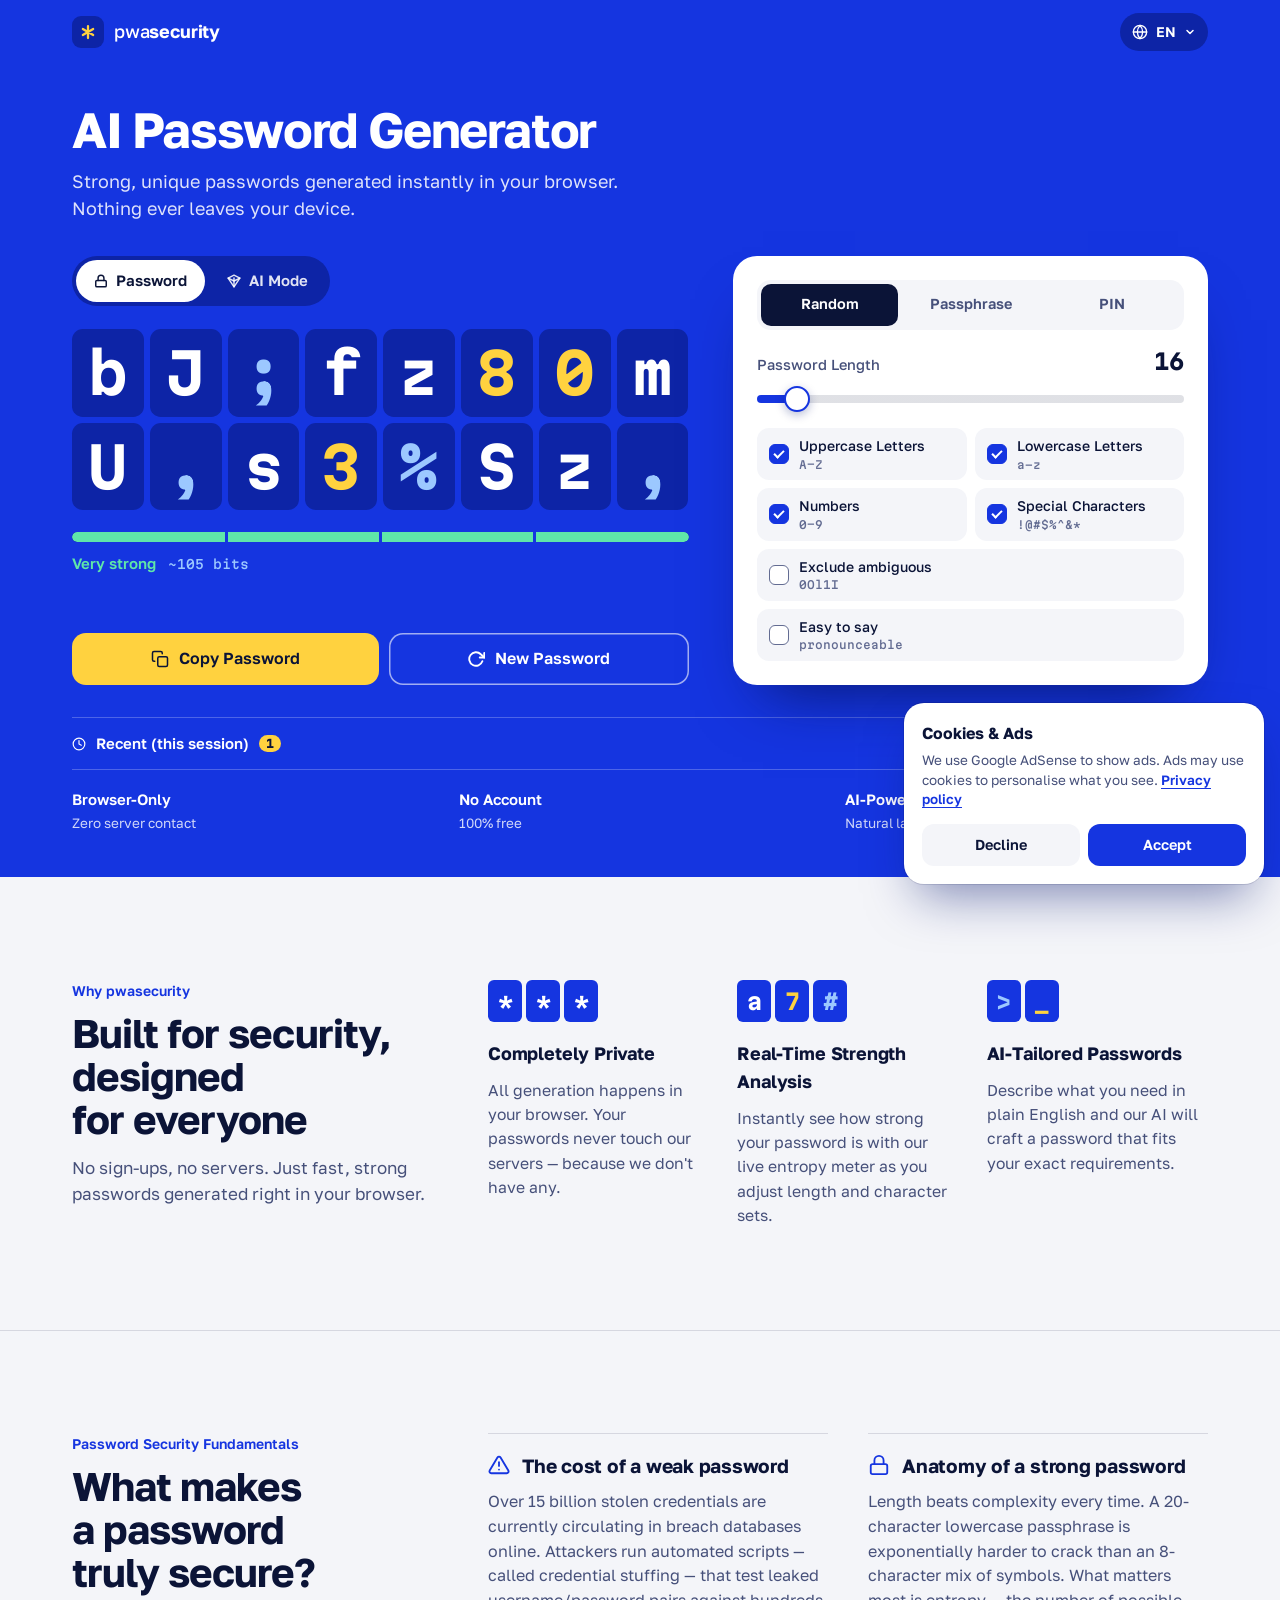
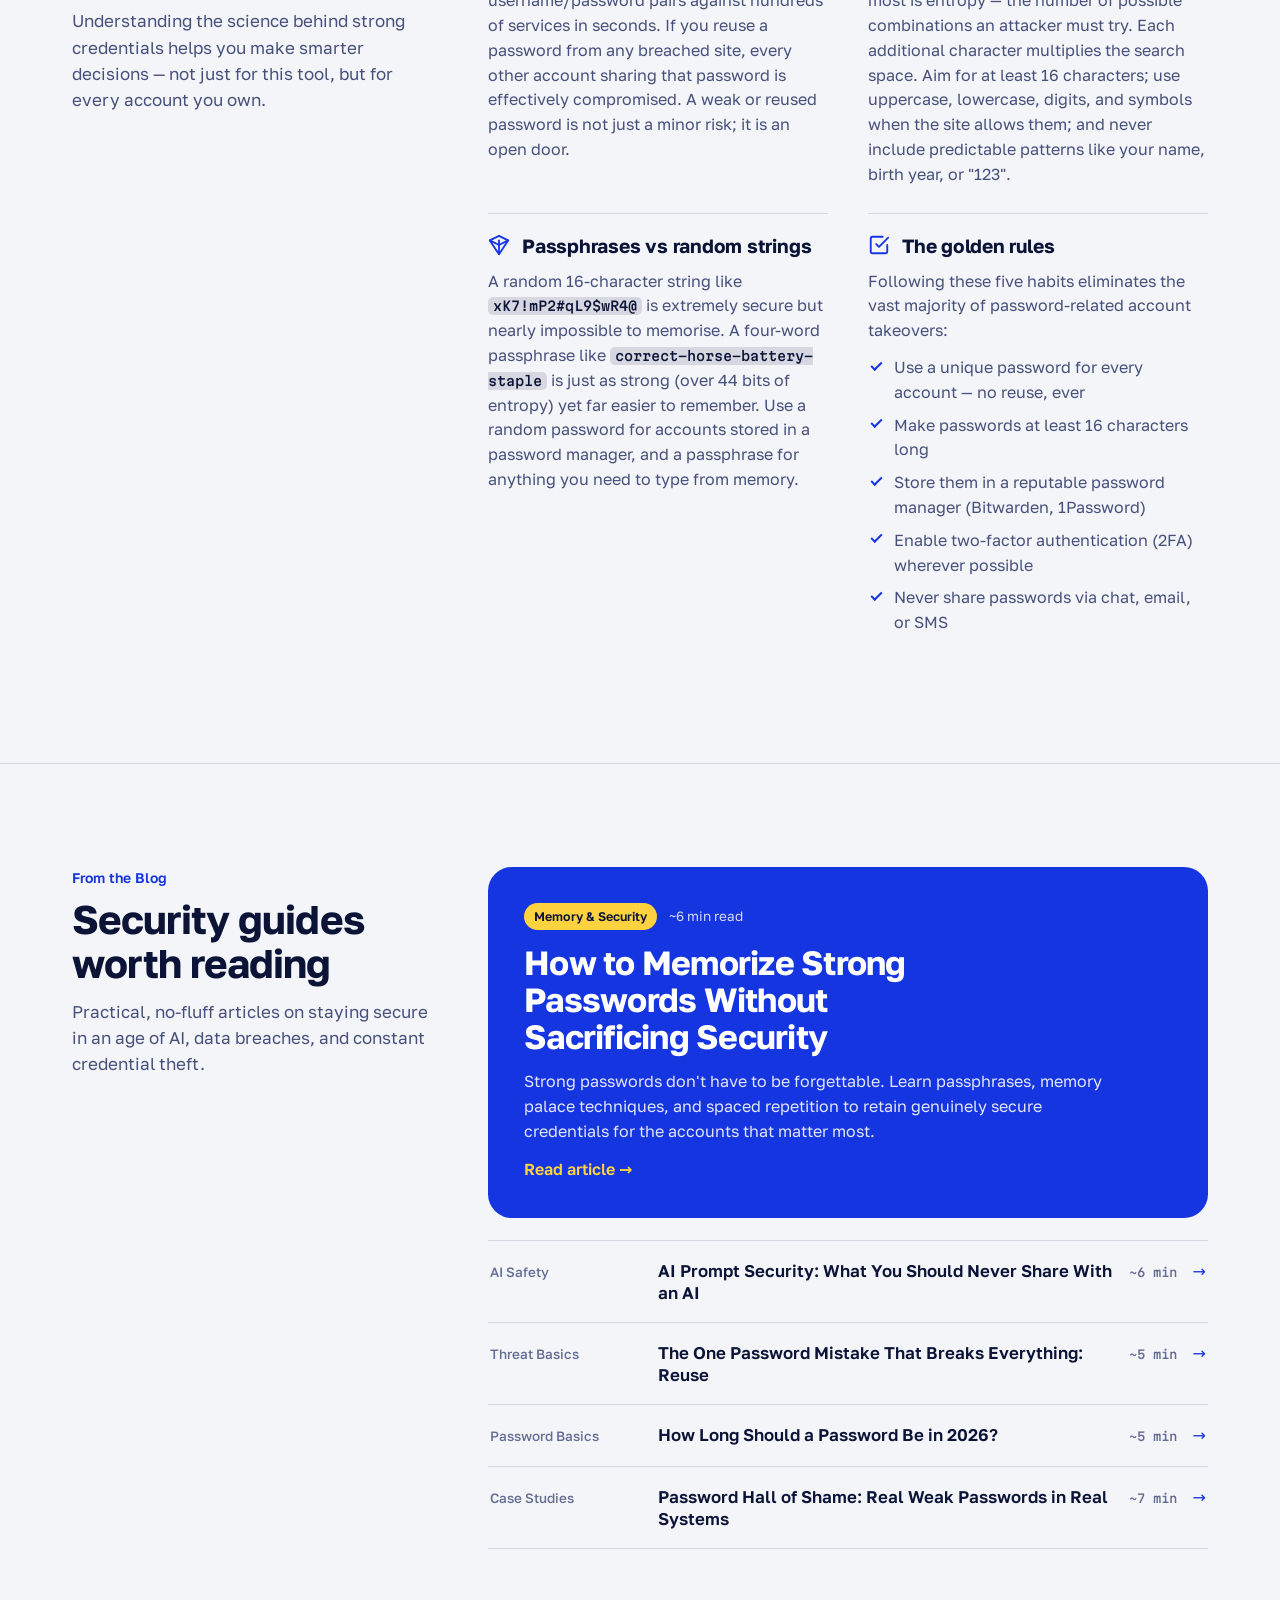
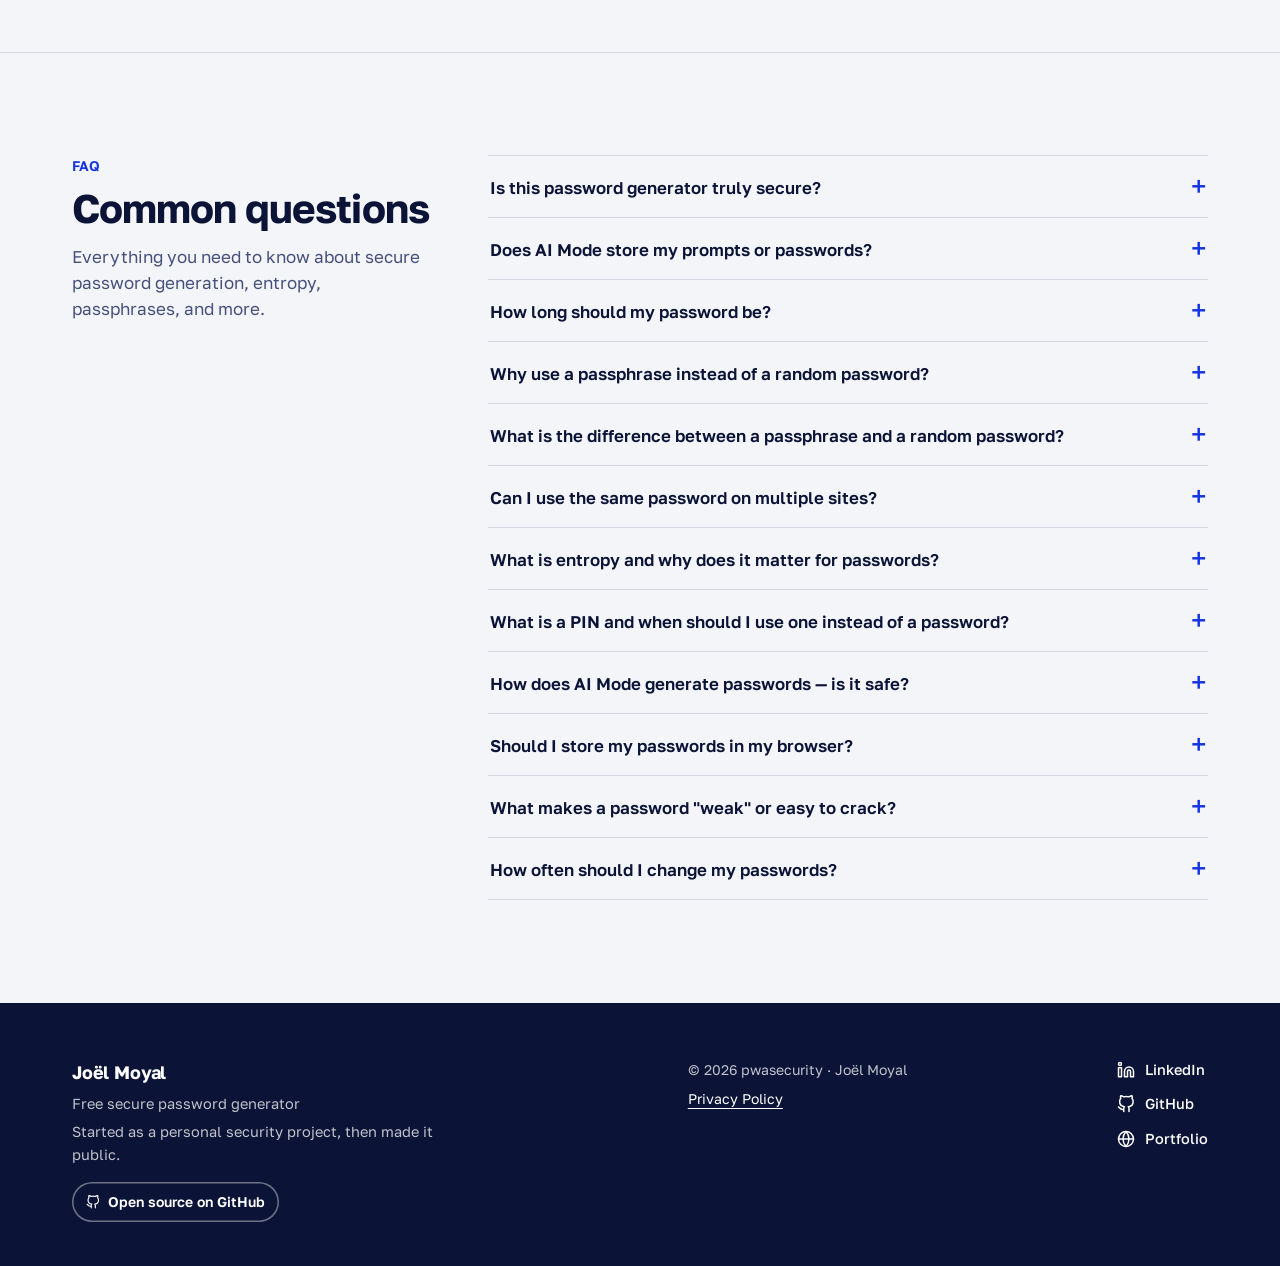
<file: index.html>
<!DOCTYPE html>
<html lang="en">
<head>
    <meta charset="UTF-8">
    <meta name="viewport" content="width=device-width, initial-scale=1.0, viewport-fit=cover">
    <title>Secure Password Generator — Free & Private | pwasecurity</title>

    <!-- SEO -->
    <meta name="description" content="Generate strong, cryptographically secure passwords instantly — free, private, and 100% client-side. Random passwords, passphrases, and PINs with no tracking.">
    <meta name="keywords" content="password generator, secure password, random password, passphrase generator, PIN generator, strong password, free password generator">
    <meta name="author" content="Joël Moyal">
    <meta name="robots" content="index, follow">
    <link rel="canonical" href="https://pwasecurity.org/">
    <link rel="preconnect" href="https://pagead2.googlesyndication.com">
    <link rel="preconnect" href="https://googleads.g.doubleclick.net">
    <link rel="preconnect" href="https://pwasecurity.org">
    <link rel="preload" href="fonts/martian-mono-latin.woff2" as="font" type="font/woff2" crossorigin>
    <link rel="preload" href="fonts/golos-text-latin.woff2" as="font" type="font/woff2" crossorigin>

    <!-- Open Graph (Facebook, LinkedIn, WhatsApp, iMessage) -->
    <meta property="og:type" content="website">
    <meta property="og:url" content="https://pwasecurity.org/">
    <meta property="og:title" content="Secure Password Generator — Free & Private">
    <meta property="og:description" content="Generate strong, cryptographically secure passwords instantly. Random passwords, passphrases, and PINs — 100% private, no data sent to any server.">
    <meta property="og:image" content="https://pwasecurity.org/og-image.png">
    <meta property="og:image:width" content="1200">
    <meta property="og:image:height" content="630">
    <meta property="og:site_name" content="pwasecurity">
    <meta property="og:locale" content="en_US">

    <!-- Twitter Card -->
    <meta name="twitter:card" content="summary_large_image">
    <meta name="twitter:url" content="https://pwasecurity.org/">
    <meta name="twitter:title" content="Secure Password Generator — Free & Private">
    <meta name="twitter:description" content="Generate strong, cryptographically secure passwords instantly. Random passwords, passphrases, and PINs — 100% private, no data sent to any server.">
    <meta name="twitter:image" content="https://pwasecurity.org/og-image.png">

    <!-- Favicon -->
    <link rel="icon" href="/favicon.svg" type="image/svg+xml">
    <link rel="icon" href="/favicon.ico" sizes="any">
    <link rel="apple-touch-icon" href="/apple-touch-icon.png">
    <meta name="theme-color" content="#1535E0">

    <!-- JSON-LD Structured Data -->
    <script type="application/ld+json">
    {
      "@context": "https://schema.org",
      "@type": "WebApplication",
      "name": "Secure Password Generator",
      "url": "https://pwasecurity.org/",
      "description": "Generate strong, cryptographically secure passwords instantly. Random passwords, passphrases, and PINs — 100% private, no data sent to any server.",
      "applicationCategory": "SecurityApplication",
      "operatingSystem": "Any",
      "browserRequirements": "Requires JavaScript",
      "offers": {
        "@type": "Offer",
        "price": "0",
        "priceCurrency": "USD"
      },
      "author": {
        "@type": "Person",
        "name": "Joël Moyal",
        "url": "https://joelmoyal.com"
      },
      "featureList": [
        "Cryptographically secure random password generation",
        "Passphrase generator (Correct-Horse-Battery-Staple style)",
        "PIN generator (4, 6, 8, or 10 digits)",
        "AI-powered password suggestions",
        "Entropy-based strength meter",
        "Fully client-side — no data stored or transmitted",
        "9 languages supported"
      ]
    }
    </script>

    <!-- FAQPage Schema -->
    <script type="application/ld+json">
    {
      "@context": "https://schema.org",
      "@type": "FAQPage",
      "mainEntity": [
        {
          "@type": "Question",
          "name": "Is this password generator truly secure?",
          "acceptedAnswer": { "@type": "Answer", "text": "Yes. All passwords are generated using the Web Crypto API directly in your browser. No data is ever sent to a server, and the randomness is cryptographically strong." }
        },
        {
          "@type": "Question",
          "name": "Does AI Mode store my prompts or passwords?",
          "acceptedAnswer": { "@type": "Answer", "text": "No. Your AI prompts are sent only to the Cloudflare Workers AI endpoint to generate a response. Nothing is logged or stored on our end." }
        },
        {
          "@type": "Question",
          "name": "How long should my password be?",
          "acceptedAnswer": { "@type": "Answer", "text": "For most accounts, 16+ characters with a mix of uppercase, lowercase, numbers, and symbols is excellent. For high-value accounts like banking or email, aim for 20+ characters." }
        },
        {
          "@type": "Question",
          "name": "Why use a passphrase instead of a random password?",
          "acceptedAnswer": { "@type": "Answer", "text": "Passphrases are longer and easier to remember while still being very secure. A four-word passphrase carries over 44 bits of entropy and is far easier to type from memory than a dense random string." }
        },
        {
          "@type": "Question",
          "name": "Can I use the same password on multiple sites?",
          "acceptedAnswer": { "@type": "Answer", "text": "No. When any service suffers a data breach, attackers test leaked credentials against thousands of other sites automatically — a technique called credential stuffing. If you reuse a password, a single breach can cascade into dozens of compromised accounts. Use a unique, randomly generated password for every service." }
        },
        {
          "@type": "Question",
          "name": "What is entropy and why does it matter for passwords?",
          "acceptedAnswer": { "@type": "Answer", "text": "Entropy, measured in bits, quantifies how unpredictable a password is. The higher the entropy, the more guesses an attacker must make to crack it. Adding uppercase, digits, and symbols to a 16-character password can reach 100+ bits — far beyond any current brute-force attack." }
        },
        {
          "@type": "Question",
          "name": "What is a PIN and when should I use one instead of a password?",
          "acceptedAnswer": { "@type": "Answer", "text": "A PIN is a short numeric code used to unlock a physical device or card. PINs are secure in that context because hardware enforces a limited number of attempts. For online accounts, a PIN alone is too short — use a full password or passphrase instead." }
        },
        {
          "@type": "Question",
          "name": "How does AI Mode generate passwords — is it safe?",
          "acceptedAnswer": { "@type": "Answer", "text": "AI Mode sends your description to a Cloudflare Workers AI endpoint (Meta Llama model). The AI interprets your request and suggests a password; it is returned to your browser and never logged or stored. If you are concerned about privacy, use Random or Passphrase mode, which generates passwords entirely inside your browser." }
        },
        {
          "@type": "Question",
          "name": "Should I store my passwords in my browser?",
          "acceptedAnswer": { "@type": "Answer", "text": "Browser-saved passwords are convenient but carry real risks. A dedicated password manager (Bitwarden, 1Password, KeePass) encrypts your vault with a master password only you know. For anything beyond casual accounts, a dedicated manager is strongly recommended." }
        },
        {
          "@type": "Question",
          "name": "What makes a password weak or easy to crack?",
          "acceptedAnswer": { "@type": "Answer", "text": "A password is weak if it is short (under 12 characters), uses predictable patterns (sequential numbers, keyboard walks like qwerty), contains personal information, or appears in common password lists. Always generate passwords randomly." }
        },
        {
          "@type": "Question",
          "name": "How often should I change my passwords?",
          "acceptedAnswer": { "@type": "Answer", "text": "Modern guidance (NIST) has moved away from mandatory periodic changes. Change a password when you suspect compromise, the service reports a breach, or you detect suspicious login activity. Use Have I Been Pwned to check if your email appears in known breach databases." }
        }
      ]
    }
    </script>

    <!-- Organization + BreadcrumbList Schema -->
    <script type="application/ld+json">
    {
      "@context": "https://schema.org",
      "@graph": [
        {
          "@type": "Organization",
          "name": "pwasecurity",
          "url": "https://pwasecurity.org",
          "logo": "https://pwasecurity.org/favicon.svg",
          "sameAs": [
            "https://github.com/JoelMoyal/Password-generator",
            "https://www.linkedin.com/in/joel-moyal",
            "https://github.com/joelmoyal"
          ],
          "founder": {
            "@type": "Person",
            "name": "Joël Moyal",
            "url": "https://joelmoyal.com"
          }
        },
        {
          "@type": "BreadcrumbList",
          "itemListElement": [
            { "@type": "ListItem", "position": 1, "name": "Home", "item": "https://pwasecurity.org/" },
            { "@type": "ListItem", "position": 2, "name": "Password Generator", "item": "https://pwasecurity.org/#generator" },
            { "@type": "ListItem", "position": 3, "name": "Security Guide", "item": "https://pwasecurity.org/#guide" },
            { "@type": "ListItem", "position": 4, "name": "FAQ", "item": "https://pwasecurity.org/#faq" }
          ]
        }
      ]
    }
    </script>

    <style>
        /* ─────────────────────────────────────────────────────────────
           pwasecurity
           Layout: a cobalt poster field holds the tool (tumbler stage on
           the left, control slab on the right). Quiet paper sections
           follow, each with a heading column and a content column.
           ───────────────────────────────────────────────────────────── */

        @font-face {
            font-family: 'Martian Mono';
            font-style: normal;
            font-weight: 100 800;
            font-display: swap;
            src: url('fonts/martian-mono-latin.woff2') format('woff2');
            unicode-range: U+0000-00FF,U+0131,U+0152-0153,U+02BB-02BC,U+02C6,U+02DA,U+02DC,U+0304,U+0308,U+0329,U+2000-206F,U+20AC,U+2122,U+2191,U+2193,U+2212,U+2215,U+FEFF,U+FFFD;
        }
        @font-face {
            font-family: 'Golos Text';
            font-style: normal;
            font-weight: 400 900;
            font-display: swap;
            src: url('fonts/golos-text-latin.woff2') format('woff2');
            unicode-range: U+0000-00FF,U+0131,U+0152-0153,U+02BB-02BC,U+02C6,U+02DA,U+02DC,U+0304,U+0308,U+0329,U+2000-206F,U+20AC,U+2122,U+2191,U+2193,U+2212,U+2215,U+FEFF,U+FFFD;
        }
        @font-face {
            font-family: 'Golos Text';
            font-style: normal;
            font-weight: 400 900;
            font-display: swap;
            src: url('fonts/golos-text-latin-ext.woff2') format('woff2');
            unicode-range: U+0100-02BA,U+02BD-02C5,U+02C7-02CC,U+02CE-02D7,U+02DD-02FF,U+1D00-1DBF,U+1E00-1E9F,U+1EF2-1EFF,U+2020,U+20A0-20AB,U+20AD-20C0,U+2113,U+2C60-2C7F,U+A720-A7FF;
        }
        @font-face {
            font-family: 'Golos Text';
            font-style: normal;
            font-weight: 400 900;
            font-display: swap;
            src: url('fonts/golos-text-cyrillic.woff2') format('woff2');
            unicode-range: U+0301,U+0400-045F,U+0490-0491,U+04B0-04B1,U+2116;
        }

        :root {
            /* The field: fixed in both themes */
            --cobalt:      #1535E0;
            --cobalt-deep: #0D24A6;
            --cobalt-ink:  #081870;
            --signal:      #FFD23F;   /* digits, primary action */
            --sky:         #9CC8FF;   /* symbols, quiet text on the field */
            --ok:          #5FE6A9;
            --warn:        #FF8A7B;

            /* The page: light theme */
            --paper:   #F4F5F9;
            --panel:   #FFFFFF;
            --ink:     #0B1437;
            --ink-2:   #46507A;
            --ink-3:   #636C92;
            --line:    rgba(11, 20, 55, 0.13);
            --track:   rgba(11, 20, 55, 0.13);
            --accent:  #1535E0;
            --footer:  #0B1437;

            --font-ui:   'Golos Text', system-ui, -apple-system, 'Segoe UI', Roboto, 'Helvetica Neue', Arial, sans-serif;
            --font-mono: 'Martian Mono', ui-monospace, 'SF Mono', Menlo, Consolas, 'Liberation Mono', monospace;

            --gutter:  clamp(16px, 4vw, 32px);
            --stage-h: 148px;

            /* Aliases kept for inline styles inside the translated strings */
            --text-1: var(--ink);
            --text-2: var(--ink-2);
            --text-3: var(--ink-3);
            --blue:   var(--accent);
            --green:  var(--ok);

            color-scheme: light;
        }

        @media (prefers-color-scheme: dark) {
            :root:not([data-theme="light"]) {
                --paper:  #070C26;
                --panel:  #101A4A;
                --ink:    #EEF1FF;
                --ink-2:  #B6BEE2;
                --ink-3:  #8D97C4;
                --line:   rgba(255, 255, 255, 0.15);
                --track:  rgba(255, 255, 255, 0.17);
                --accent: #8FA6FF;
                --footer: #040818;
                color-scheme: dark;
            }
        }
        :root[data-theme="dark"] {
            --paper:  #070C26;
            --panel:  #101A4A;
            --ink:    #EEF1FF;
            --ink-2:  #B6BEE2;
            --ink-3:  #8D97C4;
            --line:   rgba(255, 255, 255, 0.15);
            --track:  rgba(255, 255, 255, 0.17);
            --accent: #8FA6FF;
            --footer: #040818;
            color-scheme: dark;
        }

        @media (min-width: 560px) {
            :root { --stage-h: clamp(164px, 27vw, 232px); }
        }
        @media (min-width: 960px) {
            :root { --stage-h: 188px; }
        }

        *, *::before, *::after { box-sizing: border-box; }

        html {
            background: var(--cobalt);
            -webkit-text-size-adjust: 100%;
            text-size-adjust: 100%;
        }
        body {
            margin: 0;
            background: var(--paper);
            color: var(--ink);
            font: 400 16px/1.55 var(--font-ui);
            -webkit-font-smoothing: antialiased;
            -moz-osx-font-smoothing: grayscale;
            overflow-x: hidden;
        }

        button, input, select, textarea { font: inherit; color: inherit; }
        button { -webkit-tap-highlight-color: transparent; }
        a { color: inherit; }
        svg { flex: none; }

        :focus-visible {
            outline: 3px solid var(--focus, var(--accent));
            outline-offset: 3px;
        }
        .nav, .field, .site-footer, .article-featured { --focus: var(--signal); }
        .slab { --focus: var(--accent); }

        .sr-only {
            position: absolute !important;
            width: 1px; height: 1px;
            margin: -1px; padding: 0; border: 0;
            overflow: hidden;
            clip: rect(0 0 0 0);
            clip-path: inset(50%);
            white-space: nowrap;
            user-select: none;
        }

        .wrap {
            max-width: 1200px;
            margin-inline: auto;
            padding-inline: var(--gutter);
        }

        /* ── Nav ─────────────────────────────────────────── */
        .nav {
            position: sticky;
            top: 0;
            z-index: 50;
            background: var(--cobalt);
            color: #fff;
            padding-top: env(safe-area-inset-top);
            transition: box-shadow 0.2s;
        }
        .nav.scrolled {
            box-shadow: 0 1px 0 rgba(255, 255, 255, 0.16), 0 14px 30px -18px var(--cobalt-ink);
        }
        .nav-inner {
            max-width: 1200px;
            height: 64px;
            margin-inline: auto;
            padding-inline: var(--gutter);
            display: flex;
            align-items: center;
            justify-content: space-between;
            gap: 16px;
        }
        .nav-logo {
            display: inline-flex;
            align-items: center;
            gap: 10px;
            color: #fff;
            text-decoration: none;
            border-radius: 10px;
        }
        .nav-logo-icon {
            width: 32px;
            height: 32px;
            border-radius: 9px;
            background: var(--cobalt-deep);
            display: grid;
            place-items: center;
        }
        .nav-logo-icon svg { width: 18px; height: 18px; }
        .nav-logo-text {
            font-size: 18px;
            font-weight: 500;
            letter-spacing: -0.01em;
        }
        .nav-logo-text .logo-accent { font-weight: 700; }

        .lang-wrap {
            position: relative;
            display: inline-flex;
            align-items: center;
        }
        .lang-wrap svg {
            position: absolute;
            pointer-events: none;
        }
        .lang-wrap .lang-globe { left: 12px; width: 16px; height: 16px; }
        .lang-wrap .lang-caret { right: 12px; width: 12px; height: 12px; }
        .lang-select {
            -webkit-appearance: none;
            appearance: none;
            height: 38px;
            padding: 0 32px 0 36px;
            border: 0;
            border-radius: 999px;
            background: var(--cobalt-deep);
            color: #fff;
            font-weight: 600;
            font-size: 14px;
            cursor: pointer;
        }
        .lang-select option { color: #0B1437; background: #fff; }

        /* ── The field ───────────────────────────────────── */
        .field {
            background: var(--cobalt);
            color: #fff;
            padding-bottom: clamp(28px, 4vw, 44px);
        }
        .hero { padding-top: clamp(18px, 3.4vw, 40px); }

        .hero-title {
            margin: 0;
            font-size: clamp(1.9rem, 1.3rem + 2.3vw, 3.1rem);
            font-weight: 700;
            line-height: 1.04;
            letter-spacing: -0.028em;
            text-wrap: balance;
        }
        .hero-sub {
            margin: 12px 0 0;
            max-width: 54ch;
            font-size: clamp(1rem, 0.95rem + 0.3vw, 1.125rem);
            line-height: 1.5;
            color: rgba(255, 255, 255, 0.86);
            text-wrap: pretty;
        }

        .tool { margin-top: clamp(22px, 3vw, 34px); }

        /* Password / AI Mode */
        .tabs {
            display: inline-flex;
            gap: 4px;
            padding: 4px;
            border-radius: 999px;
            background: var(--cobalt-deep);
        }
        .tab-btn {
            display: inline-flex;
            align-items: center;
            justify-content: center;
            gap: 8px;
            min-height: 42px;
            padding: 0 18px;
            border: 0;
            border-radius: 999px;
            background: transparent;
            color: rgba(255, 255, 255, 0.88);
            font-weight: 600;
            font-size: 15px;
            cursor: pointer;
            transition: background-color 0.18s, color 0.18s;
        }
        .tab-btn:hover { background: rgba(255, 255, 255, 0.1); }
        .tab-btn.active { background: #fff; color: #0B1437; }

        .tab-panel { display: none; margin-top: 20px; }
        .tab-panel.active { display: grid; gap: 24px; }
        .stage { min-width: 0; }
        @media (min-width: 960px) {
            /* Tabs and stage share the left column; the slab takes the right one */
            .tool {
                display: grid;
                grid-template-columns: minmax(0, 1.3fr) minmax(0, 1fr);
                grid-template-rows: auto 1fr;
                grid-template-areas: "tabs slab" "stage slab";
                column-gap: 44px;
            }
            .tabs { grid-area: tabs; justify-self: start; }
            .tab-panel.active { display: contents; }
            .stage {
                grid-area: stage;
                display: flex;
                flex-direction: column;
                margin-top: 20px;
            }
            .slab { grid-area: slab; align-self: start; }
            .stage .action-row { margin-top: auto; padding-top: 8px; }
        }

        /* ── Tumblers ────────────────────────────────────── */
        .pw-display {
            --s: 60px;
            --g: 6px;
            height: var(--stage-h);
            display: flex;
            flex-direction: column;
            justify-content: center;
            -webkit-user-select: text;
            user-select: text;
        }
        .tb-grid {
            display: grid;
            grid-template-columns: repeat(var(--cols), var(--s));
            gap: var(--g);
        }
        .tb-flow {
            display: flex;
            flex-wrap: wrap;
            gap: var(--g);
        }
        .tb-flow.wide { column-gap: calc(var(--s) * 0.4); }
        .tg { display: inline-flex; gap: var(--g); }
        .tb {
            display: block;
            width: var(--s);
            height: calc(var(--s) * 1.22);
            border-radius: calc(var(--s) * 0.15);
            background: var(--cobalt-deep);
            overflow: hidden;
            color: #fff;
            font: 700 calc(var(--s) * 0.78) / 1 var(--font-mono);
        }
        .tb-reel { display: block; will-change: transform; }
        .tb-g {
            display: flex;
            align-items: center;
            justify-content: center;
            height: calc(var(--s) * 1.22);
        }
        .tb-g.d { color: var(--signal); }
        .tb-g.s { color: var(--sky); }
        .tb-grid.idle .tb-g { color: rgba(255, 255, 255, 0.45); }
        .pw-display.is-spinning .tb-g { color: rgba(255, 255, 255, 0.72); }
        .pw-display.is-spinning .tb-g.d { color: var(--signal); }
        .pw-display.is-spinning .tb-g.s { color: var(--sky); }

        /* ── Strength ────────────────────────────────────── */
        .meter { margin-top: 18px; min-height: 46px; }
        .strength-track {
            position: relative;
            height: 10px;
            border-radius: 999px;
            background: var(--cobalt-deep);
            overflow: hidden;
        }
        /* Notches where the rating changes: 25, 50 and 75 percent */
        .strength-track::after {
            content: '';
            position: absolute;
            inset: 0;
            background: linear-gradient(90deg,
                transparent calc(25% - 1.5px), var(--cobalt) calc(25% - 1.5px) calc(25% + 1.5px),
                transparent calc(25% + 1.5px) calc(50% - 1.5px), var(--cobalt) calc(50% - 1.5px) calc(50% + 1.5px),
                transparent calc(50% + 1.5px) calc(75% - 1.5px), var(--cobalt) calc(75% - 1.5px) calc(75% + 1.5px),
                transparent calc(75% + 1.5px));
        }
        .strength-fill {
            width: 0;
            height: 100%;
            border-radius: 999px;
            background: #fff;
            transition: width 0.45s cubic-bezier(0.2, 0.9, 0.25, 1), background-color 0.25s;
        }
        .meter-row {
            display: flex;
            align-items: baseline;
            flex-wrap: wrap;
            gap: 2px 12px;
            margin-top: 10px;
            min-height: 24px;
        }
        .strength-label {
            display: inline-block;
            font-size: 15px;
            font-weight: 600;
            text-transform: lowercase;
        }
        .strength-label::first-letter { text-transform: uppercase; }
        .strength-bits {
            font: 500 12.5px/1 var(--font-mono);
            color: var(--sky);
        }
        .meter[data-level="weak"] .strength-fill { background: var(--warn); }
        .meter[data-level="weak"] .strength-label { color: #FFC2B9; }
        .meter[data-level="moderate"] .strength-fill { background: var(--signal); }
        .meter[data-level="moderate"] .strength-label { color: var(--signal); }
        .meter[data-level="strong"] .strength-fill { background: #fff; }
        .meter[data-level="very-strong"] .strength-fill { background: var(--ok); }
        .meter[data-level="very-strong"] .strength-label { color: var(--ok); }

        /* The warning has a reserved slot so the controls below never jump */
        .meter-note { min-height: 22px; padding-top: 2px; }
        /* PIN mode has no meter and no slider, so the slot can close */
        .meter.is-off, .meter.is-off + .meter-note { display: none; }
        .meter.is-off ~ .action-row { margin-top: 20px; }
        .strength-warning {
            font-size: 13px;
            line-height: 1.35;
            color: #FFD5CE;
            max-width: 60ch;
        }
        @media (min-width: 960px) { .meter-note { min-height: 26px; } }

        /* ── Actions ─────────────────────────────────────── */
        .action-row {
            display: flex;
            flex-wrap: wrap;
            gap: 10px;
            margin-top: 8px;
        }
        .btn {
            display: inline-flex;
            align-items: center;
            justify-content: center;
            gap: 10px;
            min-height: 52px;
            padding: 0 22px;
            border: 0;
            border-radius: 14px;
            font-weight: 600;
            font-size: 16px;
            line-height: 1.2;
            cursor: pointer;
            transition: transform 0.12s, background-color 0.2s, box-shadow 0.2s;
        }
        .btn svg { width: 18px; height: 18px; stroke: currentColor; }
        .btn:active { transform: translateY(1px) scale(0.985); }
        .copy-btn-full, .ai-copy-btn { background: var(--signal); color: #0B1437; }
        .copy-btn-full:hover, .ai-copy-btn:hover { background: #FFDD66; }
        .copy-btn-full.is-copied, .ai-copy-btn.is-copied { background: var(--ok); }
        .action-row .btn { flex: 1 1 auto; white-space: nowrap; }
        .btn-new-pw {
            background: transparent;
            color: #fff;
            box-shadow: inset 0 0 0 1.5px rgba(255, 255, 255, 0.6);
        }
        .btn-new-pw:hover { background: rgba(255, 255, 255, 0.1); }

        /* ── Control slab ────────────────────────────────── */
        .slab {
            min-width: 0;
            padding: clamp(16px, 2.2vw, 24px);
            border-radius: 24px;
            background: var(--panel);
            color: var(--ink);
            box-shadow: 0 34px 60px -30px var(--cobalt-ink);
        }

        .mode-bar {
            display: grid;
            grid-template-columns: repeat(3, minmax(0, 1fr));
            gap: 4px;
            padding: 4px;
            border-radius: 14px;
            background: var(--paper);
        }
        .mode-btn {
            min-height: 42px;
            padding: 6px 8px;
            border: 0;
            border-radius: 10px;
            background: transparent;
            color: var(--ink-2);
            font-weight: 600;
            font-size: 14.5px;
            line-height: 1.15;
            cursor: pointer;
            overflow-wrap: break-word;
            hyphens: auto;
            transition: background-color 0.18s, color 0.18s;
        }
        .mode-btn:hover { color: var(--ink); }
        .mode-btn.active { background: var(--ink); color: var(--panel); }

        .mode-panel { display: none; margin-top: 20px; }
        .mode-panel.active { display: block; }

        .slider-row {
            display: flex;
            align-items: baseline;
            justify-content: space-between;
            gap: 12px;
        }
        .slider-label, .pin-header, .phrase-ctrl-label, .form-group label {
            font-size: 14.5px;
            font-weight: 500;
            color: var(--ink-2);
        }
        .slider-label { transition: opacity 0.15s; }
        .slider-val {
            display: inline-block;
            min-width: 3ch;
            text-align: right;
            font: 700 22px/1 var(--font-mono);
            color: var(--ink);
        }
        .slider-val.pop { animation: valPop 0.25s ease; }
        @keyframes valPop {
            0%   { transform: scale(1); }
            40%  { transform: scale(1.16); }
            100% { transform: scale(1); }
        }

        .slider-wrap { position: relative; margin-top: 8px; }
        .slider-bubble {
            position: absolute;
            bottom: calc(100% + 2px);
            transform: translateX(-50%);
            padding: 5px 8px;
            border-radius: 8px;
            background: var(--ink);
            color: var(--panel);
            font: 700 12px/1 var(--font-mono);
            opacity: 0;
            pointer-events: none;
            transition: opacity 0.15s;
            z-index: 2;
        }
        .slider-wrap.dragging .slider-bubble { opacity: 1; }
        /* The bubble takes the label's place while the thumb is held */
        .mode-panel:has(.slider-wrap.dragging) .slider-label { opacity: 0; }

        input[type="range"] {
            --p: 0%;
            -webkit-appearance: none;
            appearance: none;
            display: block;
            width: 100%;
            height: 30px;
            margin: 0;
            background: transparent;
            cursor: pointer;
            touch-action: pan-y;
        }
        input[type="range"]::-webkit-slider-runnable-track {
            height: 8px;
            border-radius: 999px;
            background: linear-gradient(90deg, var(--accent) var(--p), var(--track) var(--p));
        }
        input[type="range"]::-webkit-slider-thumb {
            -webkit-appearance: none;
            width: 26px;
            height: 26px;
            margin-top: -9px;
            border-radius: 50%;
            border: 2px solid var(--accent);
            background: #fff;
            box-shadow: 0 3px 10px rgba(8, 24, 112, 0.28);
            transition: transform 0.15s;
        }
        .slider-wrap.dragging input[type="range"]::-webkit-slider-thumb { transform: scale(1.12); }
        input[type="range"]::-moz-range-track {
            height: 8px;
            border-radius: 999px;
            background: var(--track);
        }
        input[type="range"]::-moz-range-progress {
            height: 8px;
            border-radius: 999px;
            background: var(--accent);
        }
        input[type="range"]::-moz-range-thumb {
            width: 22px;
            height: 22px;
            border-radius: 50%;
            border: 2px solid var(--accent);
            background: #fff;
            box-shadow: 0 3px 10px rgba(8, 24, 112, 0.28);
        }

        .options-grid {
            display: grid;
            grid-template-columns: repeat(2, minmax(0, 1fr));
            gap: 8px;
            margin-top: 14px;
        }
        .option-item {
            display: flex;
            align-items: center;
            gap: 10px;
            min-height: 46px;
            padding: 9px 12px;
            border-radius: 12px;
            background: var(--paper);
            color: var(--ink);
            font-size: 14px;
            font-weight: 500;
            line-height: 1.25;
            cursor: pointer;
        }
        .option-item.wide { grid-column: 1 / -1; }
        .option-item input[type="checkbox"] {
            -webkit-appearance: none;
            appearance: none;
            flex: none;
            display: grid;
            place-items: center;
            width: 20px;
            height: 20px;
            margin: 0;
            border: 1.5px solid var(--ink-3);
            border-radius: 6px;
            background: var(--panel);
            cursor: pointer;
            transition: background-color 0.15s, border-color 0.15s;
        }
        .option-item input[type="checkbox"]::after {
            content: '';
            width: 10px;
            height: 6px;
            border-left: 2px solid var(--panel);
            border-bottom: 2px solid var(--panel);
            transform: translateY(-1px) rotate(-45deg) scale(0);
            transition: transform 0.2s cubic-bezier(0.3, 1.6, 0.5, 1);
        }
        .option-item input[type="checkbox"]:checked {
            background: var(--accent);
            border-color: var(--accent);
        }
        .option-item input[type="checkbox"]:checked::after {
            transform: translateY(-1px) rotate(-45deg) scale(1);
        }
        .opt-hint {
            display: block;
            margin-top: 3px;
            font: 500 11px/1.25 var(--font-mono);
            color: var(--ink-3);
            overflow-wrap: anywhere;
        }
        .easy-say-note {
            margin: 12px 0 0;
            font-size: 13px;
            line-height: 1.4;
            color: var(--ink-2);
        }

        .phrase-controls { display: grid; gap: 8px; margin-top: 14px; }
        .phrase-ctrl-row {
            display: flex;
            align-items: center;
            justify-content: space-between;
            gap: 12px;
            min-height: 46px;
            padding: 5px 5px 5px 12px;
            border-radius: 12px;
            background: var(--paper);
        }
        .phrase-ctrl-label { color: var(--ink); font-size: 14px; }
        .sep-select {
            height: 36px;
            padding: 0 8px;
            border: 1px solid var(--line);
            border-radius: 9px;
            background: var(--panel);
            color: var(--ink);
            font-weight: 600;
            font-size: 14px;
            cursor: pointer;
        }
        .phrase-toggle-row {
            display: grid;
            grid-template-columns: repeat(2, minmax(0, 1fr));
            gap: 8px;
        }

        .pin-header { margin: 0; }
        .pin-length-group {
            display: grid;
            grid-template-columns: repeat(4, minmax(0, 1fr));
            gap: 8px;
            margin-top: 10px;
        }
        .pin-len-btn {
            min-height: 52px;
            border: 0;
            border-radius: 12px;
            background: var(--paper);
            color: var(--ink);
            font: 700 18px/1 var(--font-mono);
            cursor: pointer;
            transition: background-color 0.18s, color 0.18s;
        }
        .pin-len-btn.active { background: var(--ink); color: var(--panel); }
        .pin-info-text {
            margin-top: 12px;
            font-size: 13.5px;
            color: var(--ink-2);
        }

        /* AI mode */
        .form-group label { display: block; margin-bottom: 8px; }
        #ai-input {
            display: block;
            width: 100%;
            min-height: 132px;
            padding: 14px;
            border: 1.5px solid var(--line);
            border-radius: 14px;
            background: var(--panel);
            color: var(--ink);
            font-size: 16px;
            line-height: 1.45;
            resize: vertical;
        }
        #ai-input::placeholder { color: var(--ink-3); opacity: 1; }
        #ai-input:focus-visible {
            outline: none;
            border-color: var(--accent);
            box-shadow: 0 0 0 3px color-mix(in srgb, var(--accent) 28%, transparent);
        }
        .ai-btn {
            width: 100%;
            min-height: 52px;
            margin-top: 12px;
            padding: 0 20px;
            border: 0;
            border-radius: 14px;
            background: var(--cobalt);
            color: #fff;
            font-weight: 600;
            font-size: 16px;
            cursor: pointer;
            transition: transform 0.12s, background-color 0.2s;
        }
        .ai-btn:hover { background: #2445F0; }
        .ai-btn:active { transform: translateY(1px) scale(0.985); }
        .ai-btn:disabled { opacity: 0.6; cursor: progress; }
        .ai-loading {
            display: none;
            margin-top: 10px;
            font-size: 13.5px;
            font-weight: 500;
            color: var(--ink-2);
        }
        .ai-loading.visible { display: block; }
        .ai-security-note {
            display: flex;
            gap: 8px;
            margin-top: 12px;
            font-size: 12.5px;
            line-height: 1.4;
            color: var(--ink-2);
        }
        .ai-security-note svg { margin-top: 2px; }

        .ai-result { display: none; margin-top: 18px; }
        .ai-result.visible { display: block; }
        .ai-explanation {
            max-width: 58ch;
            font-size: 15.5px;
            line-height: 1.5;
            color: rgba(255, 255, 255, 0.92);
        }
        .ai-weak-warning {
            align-items: flex-start;
            gap: 8px;
            margin-top: 10px;
            font-size: 13px;
            line-height: 1.35;
            color: #FFD5CE;
        }
        .ai-weak-warning svg { margin-top: 2px; }
        .ai-copy-btn { margin-top: 16px; min-width: 210px; }
        /* No password came back: show the message as an error and drop the copy button */
        .ai-result:has(.ai-password-line:empty) .ai-explanation { color: #FFD5CE; }
        .ai-result:has(.ai-password-line:empty) .ai-copy-btn { display: none; }

        /* ── Session history ─────────────────────────────── */
        .history-wrap {
            margin-top: clamp(22px, 3vw, 32px);
            border-top: 1px solid rgba(255, 255, 255, 0.24);
        }
        .history-details summary {
            display: flex;
            align-items: center;
            gap: 10px;
            padding: 14px 0;
            list-style: none;
            font-weight: 600;
            font-size: 15px;
            cursor: pointer;
        }
        .history-details summary::-webkit-details-marker { display: none; }
        .history-count {
            padding: 3px 7px;
            border-radius: 999px;
            background: var(--signal);
            color: #0B1437;
            font: 700 11.5px/1 var(--font-mono);
        }
        .hist-chevron { margin-left: auto; transition: transform 0.2s; }
        .history-details[open] .hist-chevron { transform: rotate(180deg); }
        .history-list { display: grid; gap: 6px; }
        .history-empty {
            padding-bottom: 4px;
            font-size: 14px;
            color: rgba(255, 255, 255, 0.78);
        }
        .history-entry {
            display: grid;
            grid-template-columns: minmax(0, 1fr) auto auto;
            grid-template-areas: "pw eye copy" "meta eye copy";
            align-items: center;
            gap: 2px 8px;
            padding: 8px 8px 8px 14px;
            border-radius: 12px;
            background: var(--cobalt-deep);
        }
        .history-pw {
            grid-area: pw;
            overflow: hidden;
            white-space: nowrap;
            text-overflow: ellipsis;
            font: 500 14px/1.4 var(--font-mono);
            filter: blur(5px);
            -webkit-user-select: none;
            user-select: none;
            cursor: pointer;
            transition: filter 0.2s;
        }
        .history-pw.revealed {
            filter: none;
            white-space: normal;
            overflow-wrap: anywhere;
            -webkit-user-select: text;
            user-select: text;
            cursor: text;
        }
        .history-meta {
            grid-area: meta;
            font-size: 12.5px;
            color: var(--sky);
        }
        .history-reveal-btn, .history-copy-btn, .history-clear-btn {
            border: 0;
            border-radius: 9px;
            background: rgba(255, 255, 255, 0.12);
            color: #fff;
            font-weight: 600;
            font-size: 13px;
            cursor: pointer;
            transition: background-color 0.15s;
        }
        .history-reveal-btn:hover, .history-copy-btn:hover, .history-clear-btn:hover { background: rgba(255, 255, 255, 0.22); }
        .history-reveal-btn {
            grid-area: eye;
            display: grid;
            place-items: center;
            width: 36px;
            height: 36px;
        }
        .history-copy-btn {
            grid-area: copy;
            min-width: 72px;
            height: 36px;
            padding: 0 12px;
        }
        .history-clear-btn {
            display: inline-flex;
            align-items: center;
            gap: 8px;
            height: 36px;
            margin: 10px 0 16px;
            padding: 0 12px;
        }
        @media (min-width: 720px) {
            .history-entry {
                grid-template-columns: minmax(0, 1fr) auto auto auto;
                grid-template-areas: "pw meta eye copy";
                gap: 14px;
            }
        }

        /* ── Three facts that close the field ────────────── */
        .trust-strip {
            padding-top: 18px;
            border-top: 1px solid rgba(255, 255, 255, 0.24);
        }
        .trust-inner {
            display: grid;
            grid-template-columns: repeat(auto-fit, minmax(150px, 1fr));
            gap: 14px 24px;
        }
        .trust-item { display: grid; gap: 1px; }
        .trust-title { font-weight: 600; font-size: 15px; }
        .trust-sub { font-size: 13.5px; color: rgba(255, 255, 255, 0.8); }

        /* ── Paper sections ──────────────────────────────── */
        .band { padding-block: clamp(56px, 8vw, 104px); }
        .band + .band { border-top: 1px solid var(--line); }
        .section-center {
            max-width: 1200px;
            margin-inline: auto;
            padding-inline: var(--gutter);
            display: grid;
            gap: 32px;
        }
        @media (min-width: 960px) {
            .section-center {
                grid-template-columns: minmax(0, 4fr) minmax(0, 8fr);
                gap: 56px;
                align-items: start;
            }
            .section-head { position: sticky; top: 96px; }
        }
        .section-eyebrow {
            display: block;
            margin-bottom: 10px;
            font-size: 14px;
            font-weight: 600;
            color: var(--accent);
        }
        .section-title {
            margin: 0;
            font-size: clamp(1.7rem, 1.3rem + 1.6vw, 2.5rem);
            font-weight: 700;
            line-height: 1.08;
            letter-spacing: -0.024em;
            text-wrap: balance;
        }
        .section-sub {
            margin: 14px 0 0;
            max-width: 46ch;
            font-size: 1.0625rem;
            color: var(--ink-2);
            text-wrap: pretty;
        }

        /* Features */
        .features-grid {
            display: grid;
            grid-template-columns: repeat(auto-fit, minmax(210px, 1fr));
            gap: 36px 28px;
        }
        .feature-card { display: grid; gap: 10px; align-content: start; }
        .feature-icon {
            display: flex;
            gap: 4px;
            margin-bottom: 8px;
        }
        .feature-icon i {
            display: grid;
            place-items: center;
            width: 34px;
            height: 42px;
            border-radius: 6px;
            background: var(--cobalt);
            color: #fff;
            font: 700 22px/1 var(--font-mono);
            font-style: normal;
        }
        .feature-icon i.d { color: var(--signal); }
        .feature-icon i.s { color: var(--sky); }
        .feature-title {
            font-size: 1.125rem;
            font-weight: 700;
            letter-spacing: -0.01em;
        }
        .feature-body { margin: 0; font-size: 0.98rem; color: var(--ink-2); }

        /* Guide */
        .guide-blocks {
            display: grid;
            grid-template-columns: repeat(auto-fit, minmax(280px, 1fr));
            gap: 0 40px;
        }
        .guide-block {
            padding: 20px 0 26px;
            border-top: 1px solid var(--line);
        }
        .guide-block-summary {
            display: flex;
            align-items: center;
            gap: 12px;
            list-style: none;
        }
        .guide-block-summary::-webkit-details-marker { display: none; }
        .guide-block-icon {
            display: grid;
            place-items: center;
            color: var(--accent);
        }
        .guide-block-icon svg { width: 22px; height: 22px; }
        .guide-block-title {
            margin: 0;
            font-size: 1.2rem;
            font-weight: 700;
            letter-spacing: -0.012em;
            line-height: 1.2;
        }
        .guide-block-body {
            margin: 12px 0 0;
            max-width: 62ch;
            color: var(--ink-2);
        }
        .guide-block-body code, .faq-answer code {
            padding: 1px 5px;
            border-radius: 5px;
            background: var(--track);
            color: var(--ink) !important;
            font: 500 0.82em var(--font-mono) !important;
            overflow-wrap: anywhere;
        }
        .guide-rules {
            display: grid;
            gap: 8px;
            margin: 12px 0 0;
            padding: 0;
            list-style: none;
            color: var(--ink-2);
        }
        .guide-rules li { position: relative; padding-left: 26px; }
        .guide-rules li::before {
            content: '';
            position: absolute;
            left: 3px;
            top: 0.42em;
            width: 11px;
            height: 6px;
            border-left: 2px solid var(--accent);
            border-bottom: 2px solid var(--accent);
            transform: rotate(-45deg);
        }
        @media (max-width: 768px) {
            /* On phones the blocks fold; the script collapses them on load */
            .guide-block { padding: 0; }
            .guide-block-summary { padding: 18px 0; cursor: pointer; }
            .guide-block-summary::after {
                content: '+';
                margin-left: auto;
                color: var(--accent);
                font: 500 22px/1 var(--font-mono);
            }
            .guide-block[open] > .guide-block-summary::after { content: '\2212'; }
            .guide-block-body { margin-top: 0; padding-bottom: 20px; }
            .guide-block-body + .guide-rules { margin-top: -8px; padding-bottom: 20px; }
        }

        /* Articles */
        .articles-layout { display: grid; gap: 22px; }
        .article-featured {
            display: grid;
            gap: 14px;
            padding: clamp(22px, 3vw, 36px);
            border-radius: 24px;
            background: var(--cobalt);
            color: #fff;
            text-decoration: none;
        }
        .article-featured-meta {
            display: flex;
            align-items: center;
            flex-wrap: wrap;
            gap: 8px 12px;
            font-size: 13.5px;
            color: rgba(255, 255, 255, 0.82);
        }
        .article-featured .article-badge {
            padding: 4px 10px;
            border-radius: 999px;
            background: var(--signal);
            color: #0B1437;
            font-size: 12.5px;
            font-weight: 600;
        }
        .article-featured-title {
            max-width: 24ch;
            font-size: clamp(1.4rem, 1.1rem + 1.3vw, 2.1rem);
            font-weight: 700;
            line-height: 1.1;
            letter-spacing: -0.022em;
            text-wrap: balance;
        }
        .article-featured-excerpt {
            margin: 0;
            max-width: 58ch;
            color: rgba(255, 255, 255, 0.88);
        }
        .article-featured-cta { font-weight: 600; color: var(--signal); }
        .article-featured:hover .article-featured-cta { text-decoration: underline; text-underline-offset: 4px; }

        .articles-list { display: grid; }
        .article-row {
            display: grid;
            grid-template-columns: minmax(0, 1fr) auto;
            grid-template-areas: "badge meta" "title arrow";
            align-items: baseline;
            gap: 4px 16px;
            padding: 16px 2px;
            border-top: 1px solid var(--line);
            color: var(--ink);
            text-decoration: none;
        }
        .article-row:last-child { border-bottom: 1px solid var(--line); }
        .article-row .article-badge {
            grid-area: badge;
            font-size: 13.5px;
            font-weight: 500;
            color: var(--ink-3);
        }
        .article-row-title {
            grid-area: title;
            font-size: 1.06rem;
            font-weight: 600;
            line-height: 1.3;
        }
        .article-row:hover .article-row-title { color: var(--accent); }
        .article-row-meta {
            grid-area: meta;
            font: 500 12px/1 var(--font-mono);
            color: var(--ink-3);
            white-space: nowrap;
        }
        .article-row-arrow {
            grid-area: arrow;
            justify-self: end;
            color: var(--accent);
            transition: transform 0.2s;
        }
        .article-row:hover .article-row-arrow { transform: translateX(4px); }
        @media (min-width: 720px) {
            .article-row {
                grid-template-columns: 9.5rem minmax(0, 1fr) auto auto;
                grid-template-areas: "badge title meta arrow";
                gap: 16px;
                padding: 18px 2px;
            }
        }

        /* FAQ */
        .faq-list { border-top: 1px solid var(--line); }
        .faq-item { border-bottom: 1px solid var(--line); }
        .faq-item summary {
            display: flex;
            align-items: baseline;
            justify-content: space-between;
            gap: 20px;
            padding: 18px 2px;
            list-style: none;
            font-size: 1.06rem;
            font-weight: 600;
            line-height: 1.3;
            cursor: pointer;
        }
        .faq-item summary::-webkit-details-marker { display: none; }
        .faq-item summary::after {
            content: '+';
            color: var(--accent);
            font: 500 22px/1 var(--font-mono);
        }
        .faq-item[open] summary::after { content: '\2212'; }
        .faq-item summary:hover { color: var(--accent); }
        .faq-answer {
            margin: 0;
            padding: 0 2px 22px;
            max-width: 65ch;
            color: var(--ink-2);
        }

        /* ── Footer ──────────────────────────────────────── */
        .site-footer {
            background: var(--footer);
            color: #fff;
            padding-block: 56px calc(44px + env(safe-area-inset-bottom));
        }
        .footer-inner {
            max-width: 1200px;
            margin-inline: auto;
            padding-inline: var(--gutter);
            display: grid;
            gap: 36px;
        }
        @media (min-width: 820px) {
            .footer-inner { grid-template-columns: minmax(0, 1.5fr) minmax(0, 1fr) auto; gap: 56px; }
        }
        .footer-brand { display: grid; gap: 6px; justify-items: start; }
        .footer-brand strong { font-size: 1.125rem; letter-spacing: -0.01em; }
        .footer-brand span, .footer-builder-note {
            margin: 0;
            max-width: 44ch;
            font-size: 14.5px;
            color: rgba(255, 255, 255, 0.74);
        }
        .local-badge {
            display: inline-flex;
            align-items: center;
            gap: 8px;
            margin-top: 10px;
            padding: 9px 14px;
            border-radius: 999px;
            box-shadow: inset 0 0 0 1.5px rgba(255, 255, 255, 0.4);
            color: #fff;
            font-size: 14px;
            font-weight: 600;
            text-decoration: none;
        }
        .local-badge:hover { background: rgba(255, 255, 255, 0.1); }
        .local-badge svg { width: 14px; height: 14px; }
        .footer-legal {
            display: grid;
            gap: 8px;
            align-content: start;
            font-size: 14px;
            color: rgba(255, 255, 255, 0.74);
        }
        .footer-legal a { color: #fff; text-underline-offset: 4px; }
        .social-links { display: grid; gap: 12px; align-content: start; }
        .social-link {
            display: inline-flex;
            align-items: center;
            gap: 10px;
            color: #fff;
            font-size: 14.5px;
            font-weight: 500;
            text-decoration: none;
        }
        .social-link:hover { text-decoration: underline; text-underline-offset: 4px; }
        .social-icon { width: 18px; height: 18px; }

        /* ── Cookie banner ───────────────────────────────── */
        .cookie-banner {
            position: fixed;
            right: 16px;
            bottom: calc(16px + env(safe-area-inset-bottom));
            z-index: 60;
            width: min(360px, calc(100vw - 32px));
            padding: 18px;
            border-radius: 20px;
            background: var(--panel);
            color: var(--ink);
            box-shadow: 0 24px 50px -14px rgba(8, 24, 112, 0.5), 0 0 0 1px var(--line);
            animation: cookieSlide 0.5s cubic-bezier(0.2, 1.2, 0.3, 1) 0.7s both;
        }
        @keyframes cookieSlide {
            from { transform: translateY(24px); opacity: 0; }
            to   { transform: translateY(0); opacity: 1; }
        }
        .cookie-banner.hidden { display: none; }
        .cookie-title { font-size: 16px; font-weight: 700; }
        .cookie-text {
            margin: 6px 0 14px;
            font-size: 13.5px;
            line-height: 1.45;
            color: var(--ink-2);
        }
        .cookie-text a { color: var(--accent); font-weight: 600; text-underline-offset: 3px; }
        .cookie-actions {
            display: grid;
            grid-template-columns: 1fr 1fr;
            gap: 8px;
        }
        .cookie-btn {
            min-height: 42px;
            border: 0;
            border-radius: 12px;
            font-weight: 600;
            font-size: 14.5px;
            cursor: pointer;
        }
        .cookie-btn-decline { background: var(--paper); color: var(--ink); }
        .cookie-btn-accept { background: var(--cobalt); color: #fff; }

        /* ── Phones ──────────────────────────────────────── */
        @media (max-width: 560px) {
            .nav-inner { height: 56px; }
            .tabs { display: grid; grid-template-columns: 1fr 1fr; }
            .tab-btn { padding: 0 10px; }
            .meter { margin-top: 14px; }
            .btn { gap: 8px; padding: 0 12px; font-size: 15.5px; }
            .slab { border-radius: 20px; }
            .mode-btn { padding: 6px 4px; font-size: 13.5px; }
            .option-item { font-size: 13.5px; padding: 8px 10px; }
            .cookie-banner {
                right: 10px;
                bottom: calc(10px + env(safe-area-inset-bottom));
                width: calc(100vw - 20px);
                padding: 14px;
            }
            .cookie-text { margin-bottom: 10px; font-size: 13px; }
        }

        @media (prefers-reduced-motion: reduce) {
            *, *::before, *::after {
                animation-duration: 0.001ms !important;
                animation-delay: 0s !important;
                transition-duration: 0.001ms !important;
            }
        }
    </style>
</head>
<body>
    <nav class="nav" id="main-nav">
        <div class="nav-inner">
            <a class="nav-logo" href="/">
                <span class="nav-logo-icon">
                    <svg viewBox="0 0 24 24" fill="none" stroke="#FFD23F" stroke-width="3" stroke-linecap="round" aria-hidden="true"><path d="M12 4v16M5.1 8l13.8 8M18.9 8L5.1 16"/></svg>
                </span>
                <span class="nav-logo-text">pwa<span class="logo-accent">security</span></span>
            </a>
            <div class="lang-wrap">
                <svg class="lang-globe" viewBox="0 0 24 24" fill="none" stroke="currentColor" stroke-width="2" stroke-linecap="round" stroke-linejoin="round" aria-hidden="true"><circle cx="12" cy="12" r="10"/><line x1="2" y1="12" x2="22" y2="12"/><path d="M12 2a15.3 15.3 0 0 1 4 10 15.3 15.3 0 0 1-4 10 15.3 15.3 0 0 1-4-10 15.3 15.3 0 0 1 4-10z"/></svg>
                <select id="lang-select" class="lang-select" aria-label="Language">
                    <option value="en">EN</option>
                    <option value="de">DE</option>
                    <option value="fr">FR</option>
                    <option value="es">ES</option>
                    <option value="it">IT</option>
                    <option value="pt">PT</option>
                    <option value="nl">NL</option>
                    <option value="pl">PL</option>
                    <option value="ru">RU</option>
                </select>
                <svg class="lang-caret" viewBox="0 0 24 24" fill="none" stroke="currentColor" stroke-width="3" stroke-linecap="round" stroke-linejoin="round" aria-hidden="true"><polyline points="6 9 12 15 18 9"/></svg>
            </div>
        </div>
    </nav>

    <div class="field">
    <section class="hero">
        <div class="wrap">
        <header class="hero-head">
            <h1 class="hero-title"><span class="accent">AI</span> <span id="title">Password Generator</span></h1>
            <p class="hero-sub" id="subtitle">Strong, unique passwords generated instantly in your browser. Nothing ever leaves your device.</p>
        </header>

        <div class="tool" id="tool">
            <div class="tabs">
                <button class="tab-btn active" data-tab="manual">
                    <svg width="14" height="14" viewBox="0 0 24 24" fill="none" stroke="currentColor" stroke-width="2.5" stroke-linecap="round" stroke-linejoin="round" aria-hidden="true"><rect x="3" y="11" width="18" height="11" rx="2"/><path d="M7 11V7a5 5 0 0 1 10 0v4"/></svg>
                    Password
                </button>
                <button class="tab-btn ai-tab" data-tab="ai">
                    <svg width="14" height="14" viewBox="0 0 24 24" fill="none" stroke="currentColor" stroke-width="2.5" stroke-linecap="round" stroke-linejoin="round" aria-hidden="true"><polygon points="12 2 2 7 12 22 22 7 12 2"/><line x1="12" y1="22" x2="12" y2="7"/><polyline points="2 7 12 12 22 7"/></svg>
                    AI Mode
                </button>
            </div>

            <div class="tab-panel active" id="panel-manual">
                <!-- Stage: the password, its strength, and the two actions (shared by all modes) -->
                <div class="stage">
                    <div class="pw-display" id="password-display"></div>
                    <div class="meter" id="strength-meter">
                        <div class="strength-track" id="strength-track-wrap">
                            <div class="strength-fill" id="strength-fill"></div>
                        </div>
                        <div class="meter-row">
                            <span class="strength-label" id="strength-text"></span>
                            <span class="strength-bits" id="strength-bits"></span>
                        </div>
                    </div>
                    <div class="meter-note">
                        <div class="strength-warning" id="strength-warning" style="display:none"></div>
                    </div>
                    <div class="action-row">
                        <button class="btn copy-btn-full" id="copy-btn-full">
                            <svg viewBox="0 0 24 24" fill="none" stroke="currentColor" stroke-width="2" stroke-linecap="round" stroke-linejoin="round" aria-hidden="true"><rect x="9" y="9" width="13" height="13" rx="2" ry="2"/><path d="M5 15H4a2 2 0 0 1-2-2V4a2 2 0 0 1 2-2h9a2 2 0 0 1 2 2v1"/></svg>
                            <span id="copy-btn-text">Copy Password</span>
                        </button>
                        <button class="btn btn-new-pw" id="generate-btn">
                            <svg viewBox="0 0 24 24" fill="none" stroke="currentColor" stroke-width="2.5" stroke-linecap="round" stroke-linejoin="round" aria-hidden="true"><polyline points="23 4 23 10 17 10"/><path d="M20.49 15a9 9 0 1 1-2.12-9.36L23 10"/></svg>
                            <span id="generate-btn-text">New Password</span>
                        </button>
                    </div>
                </div>

                <!-- Controls -->
                <div class="slab">
                    <div class="mode-bar">
                        <button class="mode-btn active" id="mode-btn-random" data-mode="random">Random</button>
                        <button class="mode-btn" id="mode-btn-passphrase" data-mode="passphrase">Passphrase</button>
                        <button class="mode-btn" id="mode-btn-pin" data-mode="pin">PIN</button>
                    </div>

                    <!-- Random mode panel -->
                    <div class="mode-panel active" id="mode-panel-random">
                        <div class="slider-row">
                            <label class="slider-label" id="length-label" for="length">Password Length</label>
                            <span class="slider-val" id="length-val">16</span>
                        </div>
                        <div class="slider-wrap" id="slider-wrap">
                            <div class="slider-bubble" id="slider-bubble">16</div>
                            <input type="range" id="length" min="8" max="128" value="16">
                        </div>
                        <div class="options-grid">
                            <label class="option-item" for="uppercase">
                                <input type="checkbox" id="uppercase" checked>
                                <span id="uppercase-label">Uppercase A-Z</span>
                            </label>
                            <label class="option-item" for="lowercase">
                                <input type="checkbox" id="lowercase" checked>
                                <span id="lowercase-label">Lowercase a-z</span>
                            </label>
                            <label class="option-item" for="numbers">
                                <input type="checkbox" id="numbers" checked>
                                <span id="numbers-label">Numbers 0-9</span>
                            </label>
                            <label class="option-item" for="symbols">
                                <input type="checkbox" id="symbols" checked>
                                <span id="symbols-label">Symbols !@#$</span>
                            </label>
                            <label class="option-item wide" for="no-ambiguous">
                                <input type="checkbox" id="no-ambiguous">
                                <span id="no-ambiguous-label">Exclude ambiguous (0Ol1I)</span>
                            </label>
                            <label class="option-item wide" for="easy-say">
                                <input type="checkbox" id="easy-say">
                                <span id="easy-say-label">Easy to say (pronounceable)</span>
                            </label>
                        </div>
                        <p class="easy-say-note" id="easy-say-note" style="display:none">Generates CVC pseudo-words joined with hyphens (e.g. <em>bok-ril-fas-27</em>). Length auto-set to 20+ for security.</p>
                    </div>

                    <!-- Passphrase mode panel -->
                    <div class="mode-panel" id="mode-panel-passphrase">
                        <div class="slider-row">
                            <label class="slider-label" id="word-count-label" for="word-count">Word Count</label>
                            <span class="slider-val" id="word-count-val">4</span>
                        </div>
                        <div class="slider-wrap" id="phrase-slider-wrap">
                            <div class="slider-bubble" id="phrase-bubble">4</div>
                            <input type="range" id="word-count" min="3" max="8" value="4">
                        </div>
                        <div class="phrase-controls">
                            <div class="phrase-ctrl-row">
                                <label class="phrase-ctrl-label" id="separator-label" for="sep-select">Separator</label>
                                <select class="sep-select" id="sep-select">
                                    <option value="-">Hyphen  -</option>
                                    <option value=".">Dot  .</option>
                                    <option value="_">Underscore  _</option>
                                    <option value=" ">Space</option>
                                    <option value="">None</option>
                                </select>
                            </div>
                            <div class="phrase-toggle-row">
                                <label class="option-item" for="phrase-capitalize">
                                    <input type="checkbox" id="phrase-capitalize" checked>
                                    <span id="capitalize-label">Capitalize</span>
                                </label>
                                <label class="option-item" for="phrase-append-num">
                                    <input type="checkbox" id="phrase-append-num" checked>
                                    <span id="append-num-label">Add number</span>
                                </label>
                            </div>
                        </div>
                    </div>

                    <!-- PIN mode panel -->
                    <div class="mode-panel" id="mode-panel-pin">
                        <p class="pin-header" id="pin-length-label">PIN Length</p>
                        <div class="pin-length-group">
                            <button class="pin-len-btn active" data-len="4">4</button>
                            <button class="pin-len-btn" data-len="6">6</button>
                            <button class="pin-len-btn" data-len="8">8</button>
                            <button class="pin-len-btn" data-len="10">10</button>
                        </div>
                        <div class="pin-info-text" id="pin-info"></div>
                    </div>
                </div>
            </div>

            <div class="tab-panel" id="panel-ai">
                <!-- Stage: the AI suggestion -->
                <div class="stage">
                    <div class="pw-display" id="ai-display"></div>
                    <div class="ai-result" id="ai-result">
                        <div class="ai-password-line sr-only" id="ai-password"></div>
                        <div class="ai-explanation" id="ai-explanation"></div>
                        <div class="ai-weak-warning" id="ai-weak-warning" style="display:none">
                            <svg width="14" height="14" viewBox="0 0 24 24" fill="none" stroke="currentColor" stroke-width="2" stroke-linecap="round" stroke-linejoin="round" aria-hidden="true"><path d="M10.29 3.86L1.82 18a2 2 0 0 0 1.71 3h16.94a2 2 0 0 0 1.71-3L13.71 3.86a2 2 0 0 0-3.42 0z"/><line x1="12" y1="9" x2="12" y2="13"/><line x1="12" y1="17" x2="12.01" y2="17"/></svg>
                            <span id="ai-weak-warning-text">This password is too short to be secure. Consider asking for at least 12 characters.</span>
                        </div>
                        <button class="btn ai-copy-btn" id="ai-copy-btn">
                            <svg viewBox="0 0 24 24" fill="none" stroke="currentColor" stroke-width="2" stroke-linecap="round" stroke-linejoin="round" aria-hidden="true"><rect x="9" y="9" width="13" height="13" rx="2" ry="2"/><path d="M5 15H4a2 2 0 0 1-2-2V4a2 2 0 0 1 2-2h9a2 2 0 0 1 2 2v1"/></svg>
                            <span id="ai-copy-btn-text">Copy Password</span>
                        </button>
                    </div>
                </div>

                <!-- Prompt -->
                <div class="slab">
                    <div class="section-label sr-only" id="ai-label">AI MODE</div>

                    <div class="form-group">
                        <label for="ai-input" id="ai-input-label">Describe what you need:</label>
                        <textarea id="ai-input" placeholder="e.g. a password for my bank account that I can remember"></textarea>
                    </div>

                    <button class="ai-btn" id="ai-btn">Generate with AI</button>

                    <div class="ai-loading" id="ai-loading">Generating...</div>

                    <div class="ai-security-note">
                        <svg width="14" height="14" viewBox="0 0 24 24" fill="none" stroke="currentColor" stroke-width="2" stroke-linecap="round" stroke-linejoin="round" aria-hidden="true"><circle cx="12" cy="12" r="10"/><line x1="12" y1="8" x2="12" y2="12"/><line x1="12" y1="16" x2="12.01" y2="16"/></svg>
                        <span id="ai-security-note-text">Your prompt is sent to Cloudflare Workers AI to generate a suggestion. Don't include real passwords or sensitive data.</span>
                    </div>
                </div>
            </div>
        </div>

        <!-- Session history panel -->
        <div class="history-wrap">
            <details class="history-details" id="history-details">
                <summary>
                    <svg width="14" height="14" viewBox="0 0 24 24" fill="none" stroke="currentColor" stroke-width="2" stroke-linecap="round" stroke-linejoin="round" aria-hidden="true"><circle cx="12" cy="12" r="10"/><polyline points="12 6 12 12 16 14"/></svg>
                    <span id="history-title">Recent (this session)</span>
                    <span class="history-count" id="history-count" style="display:none">0</span>
                    <svg class="hist-chevron" width="14" height="14" viewBox="0 0 24 24" fill="none" stroke="currentColor" stroke-width="2.5" stroke-linecap="round" stroke-linejoin="round" aria-hidden="true"><polyline points="6 9 12 15 18 9"/></svg>
                </summary>
                <div class="history-list" id="history-list">
                    <div class="history-empty" id="history-empty">No passwords generated yet</div>
                </div>
                <button class="history-clear-btn" id="history-clear-btn" title="Clear history">
                    <svg width="12" height="12" viewBox="0 0 24 24" fill="none" stroke="currentColor" stroke-width="2.5" stroke-linecap="round" stroke-linejoin="round" aria-hidden="true"><polyline points="3 6 5 6 21 6"/><path d="M19 6l-1 14a2 2 0 0 1-2 2H8a2 2 0 0 1-2-2L5 6"/><path d="M10 11v6"/><path d="M14 11v6"/><path d="M9 6V4h6v2"/></svg>
                    Clear history
                </button>
            </details>
        </div>

        <div class="trust-strip">
            <div class="trust-inner">
                <div class="trust-item">
                    <span class="trust-title" id="trust-1-title">Browser-Only</span>
                    <span class="trust-sub" id="trust-1-sub">Zero server contact</span>
                </div>
                <div class="trust-item">
                    <span class="trust-title" id="trust-2-title">No Account</span>
                    <span class="trust-sub" id="trust-2-sub">100% free</span>
                </div>
                <div class="trust-item">
                    <span class="trust-title" id="trust-3-title">AI-Powered</span>
                    <span class="trust-sub" id="trust-3-sub">Natural language mode</span>
                </div>
            </div>
        </div>
        </div>
    </section>
    </div>

    <section class="features-section band">
        <div class="section-center">
            <div class="section-head">
                <span class="section-eyebrow" id="feat-eyebrow">Why pwasecurity</span>
                <h2 class="section-title" id="feat-title">Built for security, designed for everyone</h2>
                <p class="section-sub" id="feat-sub">No sign-ups, no servers. Just fast, strong passwords generated right in your browser.</p>
            </div>
            <div class="features-grid">
                <div class="feature-card">
                    <div class="feature-icon" aria-hidden="true"><i>*</i><i>*</i><i>*</i></div>
                    <div class="feature-title" id="f1-title">Completely Private</div>
                    <p class="feature-body" id="f1-body">All generation happens in your browser. Your passwords never touch our servers — because we don't have any.</p>
                </div>
                <div class="feature-card">
                    <div class="feature-icon" aria-hidden="true"><i>a</i><i class="d">7</i><i class="s">#</i></div>
                    <div class="feature-title" id="f2-title">Real-Time Strength Analysis</div>
                    <p class="feature-body" id="f2-body">Instantly see how strong your password is with our live entropy meter as you adjust length and character sets.</p>
                </div>
                <div class="feature-card">
                    <div class="feature-icon" aria-hidden="true"><i class="s">&gt;</i><i class="d">_</i></div>
                    <div class="feature-title" id="f3-title">AI-Tailored Passwords</div>
                    <p class="feature-body" id="f3-body">Describe what you need in plain English and our AI will craft a password that fits your exact requirements.</p>
                </div>
            </div>
        </div>
    </section>

    <!-- ── PASSWORD SECURITY GUIDE ── -->
    <section class="guide-section band">
        <div class="section-center">
            <div class="section-head">
            <span class="section-eyebrow" id="guide-eyebrow">Password Security Fundamentals</span>
            <h2 class="section-title" id="guide-title">What makes a password truly secure?</h2>
            <p class="section-sub" id="guide-sub">Understanding the science behind strong credentials helps you make smarter decisions — not just for this tool, but for every account you own.</p>
            </div>
            <div class="guide-blocks">

                <details class="guide-block" open>
                    <summary class="guide-block-summary">
                        <div class="guide-block-icon">
                            <svg viewBox="0 0 24 24" fill="none" stroke="currentColor" aria-hidden="true" stroke-width="2" stroke-linecap="round" stroke-linejoin="round">
                                <path d="M10.29 3.86L1.82 18a2 2 0 0 0 1.71 3h16.94a2 2 0 0 0 1.71-3L13.71 3.86a2 2 0 0 0-3.42 0z"/>
                                <line x1="12" y1="9" x2="12" y2="13"/><line x1="12" y1="17" x2="12.01" y2="17"/>
                            </svg>
                        </div>
                        <h3 class="guide-block-title" id="guide-1-title">The cost of a weak password</h3>
                    </summary>
                    <p class="guide-block-body" id="guide-1-body">Over 15 billion stolen credentials are currently circulating in breach databases online. Attackers run automated scripts — called credential stuffing — that test leaked username/password pairs against hundreds of services in seconds. If you reuse a password from any breached site, every other account sharing that password is effectively compromised. A weak or reused password is not just a minor risk; it is an open door.</p>
                </details>

                <details class="guide-block" open>
                    <summary class="guide-block-summary">
                        <div class="guide-block-icon">
                            <svg viewBox="0 0 24 24" fill="none" stroke="currentColor" aria-hidden="true" stroke-width="2" stroke-linecap="round" stroke-linejoin="round">
                                <rect x="3" y="11" width="18" height="11" rx="2"/>
                                <path d="M7 11V7a5 5 0 0 1 10 0v4"/>
                            </svg>
                        </div>
                        <h3 class="guide-block-title" id="guide-2-title">Anatomy of a strong password</h3>
                    </summary>
                    <p class="guide-block-body" id="guide-2-body">Length beats complexity every time. A 20-character lowercase passphrase is exponentially harder to crack than an 8-character mix of symbols. What matters most is entropy — the number of possible combinations an attacker must try. Each additional character multiplies the search space. Aim for at least 16 characters; use uppercase, lowercase, digits, and symbols when the site allows them; and never include predictable patterns like your name, birth year, or "123".</p>
                </details>

                <details class="guide-block" open>
                    <summary class="guide-block-summary">
                        <div class="guide-block-icon">
                            <svg viewBox="0 0 24 24" fill="none" stroke="currentColor" aria-hidden="true" stroke-width="2" stroke-linecap="round" stroke-linejoin="round">
                                <polygon points="12 2 2 7 12 22 22 7 12 2"/>
                                <line x1="12" y1="22" x2="12" y2="7"/>
                                <polyline points="2 7 12 12 22 7"/>
                            </svg>
                        </div>
                        <h3 class="guide-block-title" id="guide-3-title">Passphrases vs random strings</h3>
                    </summary>
                    <p class="guide-block-body" id="guide-3-body">A random 16-character string like <code style="font-size:11px;color:var(--text-3)">xK7!mP2#qL9$wR4@</code> is extremely secure but nearly impossible to memorise. A four-word passphrase like <code style="font-size:11px;color:var(--text-3)">correct-horse-battery-staple</code> is just as strong (over 44 bits of entropy) yet far easier to remember. Use a random password for accounts stored in a password manager, and a passphrase for anything you need to type from memory — like your manager's master password or your device login.</p>
                </details>

                <details class="guide-block" open>
                    <summary class="guide-block-summary">
                        <div class="guide-block-icon">
                            <svg viewBox="0 0 24 24" fill="none" stroke="currentColor" aria-hidden="true" stroke-width="2" stroke-linecap="round" stroke-linejoin="round">
                                <polyline points="9 11 12 14 22 4"/>
                                <path d="M21 12v7a2 2 0 0 1-2 2H5a2 2 0 0 1-2-2V5a2 2 0 0 1 2-2h11"/>
                            </svg>
                        </div>
                        <h3 class="guide-block-title" id="guide-4-title">The golden rules</h3>
                    </summary>
                    <p class="guide-block-body" id="guide-4-body">Following these five habits eliminates the vast majority of password-related account takeovers:</p>
                    <ul class="guide-rules" id="guide-4-rules">
                        <li>Use a unique password for every account — no reuse, ever</li>
                        <li>Make passwords at least 16 characters long</li>
                        <li>Store them in a reputable password manager (Bitwarden, 1Password)</li>
                        <li>Enable two-factor authentication (2FA) wherever possible</li>
                        <li>Never share passwords via chat, email, or SMS</li>
                    </ul>
                </details>

            </div>
        </div>
    </section>

    <!-- ── ARTICLES SECTION ── -->
    <section class="articles-section band">
        <div class="section-center">
            <div class="section-head">
            <span class="section-eyebrow" id="blog-eyebrow">From the Blog</span>
            <h2 class="section-title" id="blog-title">Security guides worth reading</h2>
            <p class="section-sub" id="blog-sub">Practical, no-fluff articles on staying secure in an age of AI, data breaches, and constant credential theft.</p>
            </div>

            <div class="articles-layout">

                <!-- Featured -->
                <a class="article-featured" href="/memorize-passwords.html">
                    <div class="article-featured-meta">
                        <span class="article-badge badge-category">Memory &amp; Security</span>
                        <span class="article-featured-time">~6 min read</span>
                    </div>
                    <div class="article-featured-title">How to Memorize Strong Passwords Without Sacrificing Security</div>
                    <p class="article-featured-excerpt">Strong passwords don't have to be forgettable. Learn passphrases, memory palace techniques, and spaced repetition to retain genuinely secure credentials for the accounts that matter most.</p>
                    <span class="article-featured-cta" id="blog-read-more">Read article →</span>
                </a>

                <!-- List -->
                <div class="articles-list">
                    <a class="article-row" href="/ai-prompt-security.html">
                        <span class="article-badge">AI Safety</span>
                        <span class="article-row-title">AI Prompt Security: What You Should Never Share With an AI</span>
                        <span class="article-row-meta">~6 min</span>
                        <span class="article-row-arrow">→</span>
                    </a>
                    <a class="article-row" href="/password-reuse.html">
                        <span class="article-badge">Threat Basics</span>
                        <span class="article-row-title">The One Password Mistake That Breaks Everything: Reuse</span>
                        <span class="article-row-meta">~5 min</span>
                        <span class="article-row-arrow">→</span>
                    </a>
                    <a class="article-row" href="/password-length-2026.html">
                        <span class="article-badge">Password Basics</span>
                        <span class="article-row-title">How Long Should a Password Be in 2026?</span>
                        <span class="article-row-meta">~5 min</span>
                        <span class="article-row-arrow">→</span>
                    </a>
                    <a class="article-row" href="/password-hall-of-shame.html">
                        <span class="article-badge">Case Studies</span>
                        <span class="article-row-title">Password Hall of Shame: Real Weak Passwords in Real Systems</span>
                        <span class="article-row-meta">~7 min</span>
                        <span class="article-row-arrow">→</span>
                    </a>
                </div>

            </div>
        </div>
    </section>

    <section class="faq-section band">
        <div class="section-center">
            <div class="faq-header section-head">
                <span class="section-eyebrow" id="faq-eyebrow">FAQ</span>
                <h2 class="section-title" id="faq-title">Common questions</h2>
                <p class="section-sub" id="faq-sub">Everything you need to know about secure password generation, entropy, passphrases, and more.</p>
            </div>
            <div class="faq-list">
                <details class="faq-item">
                    <summary id="faq-1-q">Is this password generator truly secure?</summary>
                    <p class="faq-answer" id="faq-1-a">Yes. All passwords are generated using the Web Crypto API directly in your browser. No data is ever sent to a server, and the randomness is cryptographically strong.</p>
                </details>
                <details class="faq-item">
                    <summary id="faq-2-q">Does AI Mode store my prompts or passwords?</summary>
                    <p class="faq-answer" id="faq-2-a">No. Your AI prompts are sent only to the Cloudflare Workers AI endpoint to generate a response. Nothing is logged or stored on our end.</p>
                </details>
                <details class="faq-item">
                    <summary id="faq-3-q">How long should my password be?</summary>
                    <p class="faq-answer" id="faq-3-a">For most accounts, 16+ characters with a mix of uppercase, lowercase, numbers, and symbols is excellent. For high-value accounts like banking or email, aim for 20+ characters.</p>
                </details>
                <details class="faq-item">
                    <summary id="faq-4-q">Why use a passphrase instead of a random password?</summary>
                    <p class="faq-answer" id="faq-4-a">Passphrases are longer and easier to remember while still being very secure. Use AI Mode to generate a memorable passphrase tailored to your context.</p>
                </details>
                <details class="faq-item">
                    <summary id="faq-5-q">What is the difference between a passphrase and a random password?</summary>
                    <p class="faq-answer" id="faq-5-a">A random password is a short, dense string of mixed characters (e.g. <code style="font-size:11px">xK7!mP2#</code>) designed to be stored in a password manager. A passphrase is a sequence of common words (e.g. <code style="font-size:11px">lamp-cloud-river-stone</code>) that is longer, easier to type, and still carries high entropy. Both are secure when generated properly; the choice depends on whether you need to memorise the credential or rely on a manager.</p>
                </details>
                <details class="faq-item">
                    <summary id="faq-6-q">Can I use the same password on multiple sites?</summary>
                    <p class="faq-answer" id="faq-6-a">No — and this is one of the most important rules in password security. When any service suffers a data breach, attackers immediately test the leaked credentials against thousands of other sites automatically. This attack is called credential stuffing. If you reuse a password, a single breach can cascade into dozens of compromised accounts. Use a unique, randomly generated password for every service, and let a password manager handle the storage.</p>
                </details>
                <details class="faq-item">
                    <summary id="faq-7-q">What is entropy and why does it matter for passwords?</summary>
                    <p class="faq-answer" id="faq-7-a">Entropy, measured in bits, quantifies how unpredictable a password is. The higher the entropy, the more guesses an attacker must make to crack it. A random lowercase letter adds about 4.7 bits; adding uppercase, digits, and symbols to a 16-character password can reach 100+ bits — far beyond any current brute-force attack. The strength meter displays an entropy-based score so you can see the real security level of every password you generate.</p>
                </details>
                <details class="faq-item">
                    <summary id="faq-8-q">What is a PIN and when should I use one instead of a password?</summary>
                    <p class="faq-answer" id="faq-8-a">A PIN (Personal Identification Number) is a short numeric code typically used to unlock a physical device or card rather than an online account. PINs are secure in that context because hardware enforces a limited number of attempts before locking. For online accounts, a PIN alone is too short and too guessable — use a full password or passphrase instead. Use the PIN generator here for device lock screens, bank cards, or any numeric-only scenario.</p>
                </details>
                <details class="faq-item">
                    <summary id="faq-9-q">How does AI Mode generate passwords — is it safe?</summary>
                    <p class="faq-answer" id="faq-9-a">AI Mode sends your description to a Cloudflare Workers AI endpoint (Meta's Llama model). The AI interprets your request and suggests a password; it is returned to your browser and never logged or stored. Your prompt is ephemeral — Cloudflare does not retain it after the response is sent. If you are concerned about privacy, use Random or Passphrase mode, which generates passwords entirely inside your browser with no network requests.</p>
                </details>
                <details class="faq-item">
                    <summary id="faq-10-q">Should I store my passwords in my browser?</summary>
                    <p class="faq-answer" id="faq-10-a">Browser-saved passwords are convenient but carry real risks: they are accessible to anyone with physical access to your unlocked device and potentially exposed if your browser account is compromised. A dedicated password manager (Bitwarden, 1Password, KeePass) encrypts your vault with a master password only you know. For anything beyond casual accounts, a dedicated manager is strongly recommended.</p>
                </details>
                <details class="faq-item">
                    <summary id="faq-11-q">What makes a password "weak" or easy to crack?</summary>
                    <p class="faq-answer" id="faq-11-a">A password is weak if it is short (under 12 characters), uses predictable patterns (sequential numbers, keyboard walks like "qwerty"), contains personal information (name, birthday, pet), or appears in common password lists. Attackers use dictionary attacks that test millions of known passwords in seconds. A password like "Summer2024!" looks complex but falls immediately because it follows a well-known pattern. Always generate passwords randomly.</p>
                </details>
                <details class="faq-item">
                    <summary id="faq-12-q">How often should I change my passwords?</summary>
                    <p class="faq-answer" id="faq-12-a">Modern security guidance (from NIST and other bodies) has moved away from mandatory periodic changes. Changing on a fixed schedule often leads to weak, predictable variations. Instead, change a password immediately when: you suspect it has been compromised, the service reports a breach, you shared it with someone who no longer needs access, or you detect suspicious login activity. Use Have I Been Pwned to check whether your email appears in known breach databases.</p>
                </details>
            </div>
        </div>
    </section>

    <footer class="site-footer">
        <div class="footer-inner">
            <div class="footer-brand">
                <strong>Joël Moyal</strong>
                <span id="footer-tagline">A free password generator that runs entirely in your browser.</span>
                <p class="footer-builder-note">Started as a personal security project, then made it public.</p>
                <a href="https://github.com/JoelMoyal/Password-generator" target="_blank" rel="noopener" class="local-badge">
                    <svg width="12" height="12" viewBox="0 0 24 24" fill="none" stroke="currentColor" stroke-width="2" stroke-linecap="round" stroke-linejoin="round"><path d="M9 19c-5 1.5-5-2.5-7-3m14 6v-3.87a3.37 3.37 0 0 0-.94-2.61c3.14-.35 6.44-1.54 6.44-7A5.44 5.44 0 0 0 20 4.77 5.07 5.07 0 0 0 19.91 1S18.73.65 16 2.48a13.38 13.38 0 0 0-7 0C6.27.65 5.09 1 5.09 1A5.07 5.07 0 0 0 5 4.77a5.44 5.44 0 0 0-1.5 3.78c0 5.42 3.3 6.61 6.44 7A3.37 3.37 0 0 0 9 18.13V22"/></svg>
                    Open source on GitHub
                </a>
            </div>
            <div class="footer-legal">
                <span>© 2026 pwasecurity · Joël Moyal</span>
                <a href="/privacy.html">Privacy Policy</a>
            </div>
            <div class="social-links">
                <a href="https://nl.linkedin.com/in/joel-moyal" target="_blank" class="social-link">
                    <svg class="social-icon" xmlns="http://www.w3.org/2000/svg" viewBox="0 0 24 24" fill="none" stroke="currentColor" stroke-width="2" stroke-linecap="round" stroke-linejoin="round">
                        <path d="M16 8a6 6 0 0 1 6 6v7h-4v-7a2 2 0 0 0-2-2 2 2 0 0 0-2 2v7h-4v-7a6 6 0 0 1 6-6z"></path>
                        <rect x="2" y="9" width="4" height="12"></rect>
                        <circle cx="4" cy="4" r="2"></circle>
                    </svg>
                    LinkedIn
                </a>
                <a href="https://github.com/joelmoyal" target="_blank" class="social-link">
                    <svg class="social-icon" xmlns="http://www.w3.org/2000/svg" viewBox="0 0 24 24" fill="none" stroke="currentColor" stroke-width="2" stroke-linecap="round" stroke-linejoin="round">
                        <path d="M9 19c-5 1.5-5-2.5-7-3m14 6v-3.87a3.37 3.37 0 0 0-.94-2.61c3.14-.35 6.44-1.54 6.44-7A5.44 5.44 0 0 0 20 4.77 5.07 5.07 0 0 0 19.91 1S18.73.65 16 2.48a13.38 13.38 0 0 0-7 0C6.27.65 5.09 1 5.09 1A5.07 5.07 0 0 0 5 4.77a5.44 5.44 0 0 0-1.5 3.78c0 5.42 3.3 6.61 6.44 7A3.37 3.37 0 0 0 9 18.13V22"></path>
                    </svg>
                    GitHub
                </a>
                <a href="https://joelmoyal.com" target="_blank" class="social-link">
                    <svg class="social-icon" xmlns="http://www.w3.org/2000/svg" viewBox="0 0 24 24" fill="none" stroke="currentColor" stroke-width="2" stroke-linecap="round" stroke-linejoin="round">
                        <circle cx="12" cy="12" r="10"></circle>
                        <line x1="2" y1="12" x2="22" y2="12"></line>
                        <path d="M12 2a15.3 15.3 0 0 1 4 10 15.3 15.3 0 0 1-4 10 15.3 15.3 0 0 1-4-10 15.3 15.3 0 0 1 4-10z"></path>
                    </svg>
                    Portfolio
                </a>
            </div>
        </div>
    </footer>

    <script>
        // Curated ~430-word list for passphrase generation
        const WORDS = [
            'able','acid','aged','also','area','army','away','baby','back','ball','band','bank','barn','base',
            'bath','beam','bean','bear','beat','beef','bell','best','bill','bird','bite','blue','bold','bolt',
            'bond','bone','book','boom','born','bowl','burn','calm','camp','cane','card','care','cart','case',
            'cash','cast','cave','cell','chip','city','clan','clay','clip','club','coal','coat','code','coin',
            'cold','come','cone','cool','cord','core','corn','cost','crew','crop','cube','cure','dale','dark',
            'dart','data','date','dawn','deal','dear','deck','deep','deer','desk','disk','dock','dome','door',
            'dove','down','draw','drop','drum','duck','dune','dusk','dust','duty','earn','east','edge','epic',
            'even','exam','face','fact','fair','fall','fame','farm','fast','fate','feat','feel','fell','felt',
            'fern','file','fill','film','find','fire','fish','flag','flat','flip','flow','foam','fold','folk',
            'fond','food','foot','ford','form','fort','four','free','fuel','full','fund','fuse','gain','gate',
            'gaze','gear','gift','give','glad','glow','glue','goal','gold','gone','good','gown','grab','gray',
            'grew','grim','grip','grow','gulf','gust','half','hall','halt','hand','hang','hard','hare','haze',
            'head','heal','heat','heel','helm','help','here','hero','hide','high','hill','hint','hold','hole',
            'home','hood','hook','hope','horn','host','hour','huge','hull','hunt','hurt','idle','iris','iron',
            'isle','jade','jazz','jest','join','joke','jump','just','keen','keep','kick','kind','king','knee',
            'knew','lake','lamp','land','lane','lark','last','late','lead','leaf','lean','leap','left','lend',
            'lens','life','lift','lime','line','link','lion','list','live','load','lock','loft','lone','long',
            'look','loop','loss','loud','love','luck','lure','made','mane','mark','mast','maze','meal','mean',
            'meet','melt','mild','milk','mill','mine','mint','mist','mode','moon','more','moss','most','move',
            'much','muse','must','nail','near','neck','need','nest','next','nice','node','norm','note','oath',
            'open','oval','over','pace','pact','page','paid','palm','park','part','past','path','peak','pear',
            'peel','peer','pine','pipe','plan','play','plot','plow','pole','pool','port','pose','post','pour',
            'prey','prop','pull','pure','push','rail','rain','rake','ramp','rank','rare','read','real','reef',
            'rent','rest','rice','rich','ride','rise','risk','road','roam','roar','rock','role','roll','roof',
            'root','rope','rose','ruin','rule','rush','rust','safe','sage','sail','salt','same','sand','save',
            'seal','seam','seed','seek','seem','self','send','shed','ship','shoe','shop','shot','show','silk',
            'sing','sink','site','size','skip','slim','slow','snap','snow','soar','soil','sole','song','sort',
            'soul','span','spin','spot','star','stay','stem','step','stir','stop','surf','swan','swim','tail',
            'tale','talk','tall','tame','task','team','tear','tell','term','test','tide','till','time','tiny',
            'toll','tone','tool','town','trek','trim','true','tube','tune','turn','type','vale','vast','veil',
            'vein','view','vine','void','volt','wade','wake','walk','wall','wand','ward','warm','wave','wear',
            'well','west','wide','wild','will','wind','wing','wire','wish','wolf','wood','wool','word','work',
            'wrap','wren','yard','year','zeal','zero','zone','ache','acme','acre','aide','airy','aloe','alto',
            'apex','arch','arts','avid','axle','bale','bane','bard','bark','bask','bead','beak','beer','bees',
            'berg','bind','bins','blot','boar','bode','bogs','boon','boot','boss','bout','brag','brew','brim',
            'brow','bulb','bull','bunk','bush','buoy','byte','cage','calf','calm','cask','chad','clam','claw',
            'clog','clot','coil','comb','cope','cram','crest','curl','curt','dab','dank','darn','dash','daze',
            'deft','dice','dike','dill','dire','dove','drip','dump','dupe','earl','ease','echo','elan','elf',
            'elk','emu','etch','euro','evil','expo','fawn','fend','fife','fizz','flaw','flea','flex','floe',
            'flop','foal','fore','foxy','fray','frog','funk','fury','fuzz','gale','gall','gape','garb','gasp',
            'geld','gems','glee','glob','gore','gosh','gram','grin','groan','guise','guru','hack','hail','ham',
            'hasp','heft','hemp','herd','hive','hoax','hob','hock','hoof','howl','hub','hue','hulk','husk',
            'hymn','icon','imp','inch','ivy','jab','jag','jeer','jolt','jot','jowl','junk','kelp','kept','kern',
            'knack','knave','knob','knot','lame','lard','laud','lava','laze','leek','lemon','lever','limp',
            'lint','lore','lull','lunge','lure','lurk','lynx','mace','mare','mead','meek','mesa','mire','monk',
            'moat','molt','musk','myth','nave','newt','nook','nude','numb','nymph','opal','orb','orca','otter',
            'oven','page','pang','pave','pawn','pelt','petal','pike','pilot','plum','plume','pod','poll','pomp',
            'pond','pore','puff','pulp','puma','punt','pyre','quail','quartz','quest','quill','quirk','raft',
            'raze','reel','rein','rime','rind','robe','rook','rout','rube','ruby','rune','ruse','sage','sash',
            'scamp','scan','scone','scorn','scout','scowl','scythe','serf','shag','shard','shark','shin','shun',
            'sieve','silt','skew','skiff','skull','skunk','slate','sleet','slime','slug','smirk','smog','snag',
            'snare','sneak','snout','soak','sod','sop','spade','spark','spat','speck','spit','spoke','spore',
            'spout','sprig','spunk','spur','stag','stale','stalk','stash','stave','steel','steed','stench',
            'stern','stiff','sting','stink','stomp','stout','stove','straw','stray','strut','stub','stud',
            'stuff','stump','stung','swamp','sway','swept','swift','swine','swoop','sword','syrup','tabby',
            'tack','talon','tang','tart','taunt','tawny','teak','teal','temp','tempo','thorn','throb','thud',
            'thug','thyme','tick','tilt','toad','tome','tonic','totem','trace','tract','trap','trawl','tread',
            'trend','tress','tripe','trod','tromp','trout','truck','trump','trunk','truss','tuck','tuft','twig',
            'tyke','ulcer','umber','undo','urge','vale','vamp','vat','veil','venom','vent','verb','verge',
            'vicar','vigor','viper','visa','vise','vow','waft','wail','wasp','weld','whim','whip','whir','wick',
            'wisp','woe','woke','womb','wring','wrist','yak','yarn','yawn','yoke','yore','zest','zinc','zip'
        ];

        document.addEventListener('DOMContentLoaded', function () {
            const lengthInput = document.getElementById('length');
            const uppercaseCheckbox = document.getElementById('uppercase');
            const lowercaseCheckbox = document.getElementById('lowercase');
            const numbersCheckbox = document.getElementById('numbers');
            const symbolsCheckbox = document.getElementById('symbols');
            const noAmbiguousCheckbox = document.getElementById('no-ambiguous');
            const easySayCheckbox = document.getElementById('easy-say');
            const easySayNote = document.getElementById('easy-say-note');
            const ambiguous = new Set('0Ol1I|{}[]()\\/`\'"');
            const slider    = document.getElementById('length');
            const sliderBubble = document.getElementById('slider-bubble');
            const sliderVal = document.getElementById('length-val');
            const generateBtn = document.getElementById('generate-btn');
            const passwordDisplay = document.getElementById('password-display');
            const copyBtn = document.getElementById('copy-btn-full');
            const copyBtnText = document.getElementById('copy-btn-text');
            const strengthFill = document.getElementById('strength-fill');
            const strengthText = document.getElementById('strength-text');
            const langSelect = document.getElementById('lang-select');
            const aiBtn = document.getElementById('ai-btn');
            const aiInput = document.getElementById('ai-input');
            const aiResult = document.getElementById('ai-result');
            const aiPassword = document.getElementById('ai-password');
            const aiExplanation = document.getElementById('ai-explanation');
            const aiLoading = document.getElementById('ai-loading');

            let currentLang = 'en';
            let currentMode = 'random';
            let currentPinLen = 4;
            let currentPassword = '';
            const pwHistory = [];

            const uppercase = 'ABCDEFGHIJKLMNOPQRSTUVWXYZ';
            const lowercase = 'abcdefghijklmnopqrstuvwxyz';
            const numbers = '0123456789';
            const symbols = '!@#$%^&*()_+-=[]{}|;:,.<>?';

            // ── TUMBLER DISPLAY ──
            // Presentation only. Draws a string as rolling tumbler cells and paints the
            // strength meter. Generation, entropy and copy logic do not depend on it.
            const aiDisplay = document.getElementById('ai-display');
            const strengthMeter = document.getElementById('strength-meter');
            const strengthBits = document.getElementById('strength-bits');
            const motionOff = window.matchMedia('(prefers-reduced-motion: reduce)');
            const CELL_RATIO = 1.22; // cell height / width, mirrored in the CSS
            const ROLL_GLYPHS = 'ABCDEFGHKMNPQRSTUVWXYZabcdefghkmnpqrstuvwxyz23456789#$%&*+=?@';
            const BIT_UNIT = { en: 'bits', de: 'Bit', fr: 'bits', es: 'bits', it: 'bit', pt: 'bits', nl: 'bits', pl: 'bit', ru: 'бит' };

            // A damped spring sampled into a CSS linear() easing, so every roll
            // overshoots a little and settles the way a real tumbler would.
            const SPRING_MS = 700;
            const SPRING_EASE = (function () {
                if (!(window.CSS && CSS.supports && CSS.supports('animation-timing-function', 'linear(0, 1)'))) {
                    return 'cubic-bezier(.2, 1.35, .35, 1)';
                }
                const stiffness = 260, damping = 18, dt = 1 / 480;
                const steps = Math.round(SPRING_MS / 1000 / dt);
                const pts = ['0'];
                let x = 0, v = 0;
                for (let i = 1; i <= steps; i++) {
                    v += (-stiffness * (x - 1) - damping * v) * dt;
                    x += v * dt;
                    if (i % 12 === 0) pts.push(x.toFixed(3));
                }
                pts.push('1');
                return 'linear(' + pts.join(',') + ')';
            })();

            function tbEsc(s) {
                return String(s).replace(/&/g, '&amp;').replace(/</g, '&lt;').replace(/>/g, '&gt;').replace(/"/g, '&quot;');
            }
            function glyphClass(ch) {
                if (/[0-9]/.test(ch)) return ' d';
                return /\p{L}/u.test(ch) ? '' : ' s';
            }
            function glyphHtml(ch) {
                return '<span class="tb-g' + (ch ? glyphClass(ch) : '') + '">' + tbEsc(ch) + '</span>';
            }
            // Decoy glyphs are decoration only, so Math.random is fine here.
            // Every character of a real password comes from secureRandInt().
            function decoyGlyph() {
                return ROLL_GLYPHS[Math.floor(Math.random() * ROLL_GLYPHS.length)];
            }

            // Words, syllables and PIN halves stay together when the row wraps.
            function splitGroups(text, kind) {
                if (kind === 'pin') {
                    const digits = Array.from(text.replace(/\u2009/g, ''));
                    if (digits.length <= 5) return { groups: [digits], wide: true };
                    const half = Math.ceil(digits.length / 2);
                    return { groups: [digits.slice(0, half), digits.slice(half)], wide: true };
                }
                if (kind !== 'chars') {
                    const parts = text.match(/[^\-_. ]+[\-_. ]?|[\-_. ]/g) || [];
                    if (parts.length > 1 && parts.every(p => p.length <= 12)) {
                        return { groups: parts.map(p => Array.from(p)), wide: false };
                    }
                }
                return null; // plain character grid
            }

            // Largest cell size that fits the stage, which keeps a fixed height
            // so the controls underneath never move while the slider is dragged.
            function layoutCells(host, text, kind) {
                const W = host.clientWidth, H = host.clientHeight;
                if (!W || !H) return null;
                const small = W < 560;
                const gap = small ? 4 : 6;
                const maxS = small ? 60 : 92;
                const split = splitGroups(text, kind);
                if (!split) {
                    const n = Array.from(text).length || 1;
                    const tries = [];
                    let best = 0;
                    for (let r = 1; r <= 14; r++) {
                        const cols = Math.ceil(n / r);
                        const s = Math.min((W - (cols - 1) * gap) / cols, ((H - (r - 1) * gap) / r) / CELL_RATIO, maxS);
                        tries.push({ cols, s });
                        if (s > best) best = s;
                        if (cols === 1) break;
                    }
                    const pick = tries.find(t => t.s >= best * 0.9);
                    return { cols: pick.cols, s: Math.floor(pick.s * 10) / 10, gap };
                }
                const fits = s => {
                    const groupGap = split.wide ? s * 0.4 : gap;
                    let rows = 1, x = 0;
                    for (const g of split.groups) {
                        const w = g.length * s + (g.length - 1) * gap;
                        if (w > W) return false;
                        if (x > 0 && x + groupGap + w > W) { rows++; x = w; }
                        else x += (x > 0 ? groupGap : 0) + w;
                    }
                    return rows * s * CELL_RATIO + (rows - 1) * gap <= H;
                };
                let lo = 6, hi = maxS;
                if (fits(hi)) lo = hi;
                else for (let i = 0; i < 18; i++) { const mid = (lo + hi) / 2; if (fits(mid)) lo = mid; else hi = mid; }
                return { groups: split.groups, wide: split.wide, s: Math.floor(lo * 10) / 10 - 0.2, gap };
            }

            function stopSpin(host) {
                if (host._spin) clearInterval(host._spin);
                host._spin = null;
                host.classList.remove('is-spinning');
            }

            // mode: undefined rolls the cells in, 'settle' replays a full roll,
            // 'static' redraws without motion (resize, or a panel becoming visible).
            function paintTumblers(host, text, kind, mode) {
                stopSpin(host);
                host._text = text; host._kind = kind; host._idle = false;
                const lay = layoutCells(host, text, kind);
                if (!lay) return; // hidden panel: the ResizeObserver repaints when it shows
                const now = performance.now();
                const still = mode === 'static' || motionOff.matches;
                // Renders that arrive in quick succession come from a slider drag: keep those rolls short.
                const quick = !still && mode !== 'settle' && now - (host._paintedAt || 0) < 170;
                if (!still) { host._paintedAt = now; host._quick = quick; }
                const prev = host._glyphs || [];
                const chars = [];
                const cell = ch => {
                    const i = chars.length;
                    chars.push(ch);
                    let reel = '';
                    if (!still) {
                        reel += glyphHtml(prev[i] === undefined ? '' : prev[i]);
                        const decoys = quick ? 0 : 1 + (i % 3);
                        for (let d = 0; d < decoys; d++) reel += glyphHtml(decoyGlyph());
                    }
                    reel += glyphHtml(ch);
                    return '<span class="tb" aria-hidden="true" data-ch="' + tbEsc(ch) + '"><span class="tb-reel">' + reel + '</span></span>';
                };
                let html = '<span class="sr-only">' + tbEsc(text) + '</span>';
                if (lay.groups) {
                    html += '<div class="tb-flow' + (lay.wide ? ' wide' : '') + '">' +
                        lay.groups.map(g => '<span class="tg">' + g.map(cell).join('') + '</span>').join('') + '</div>';
                } else {
                    html += '<div class="tb-grid" style="--cols:' + lay.cols + '">' + Array.from(text).map(cell).join('') + '</div>';
                }
                host.style.setProperty('--s', lay.s + 'px');
                host.style.setProperty('--g', lay.gap + 'px');
                host.innerHTML = html;
                host._glyphs = chars;
                host._w = host.clientWidth;
                if (still) return;

                const cellH = lay.s * CELL_RATIO;
                const stagger = quick ? 0 : Math.min(26, 380 / chars.length);
                host.querySelectorAll('.tb-reel').forEach((reel, i) => {
                    const count = reel.childElementCount;
                    const trim = () => { while (reel.childElementCount > 1) reel.firstElementChild.remove(); };
                    if (count < 2) return;
                    if (!reel.animate) { trim(); return; }
                    const anim = reel.animate(
                        [{ transform: 'translateY(0)' }, { transform: 'translateY(' + (-(count - 1) * cellH) + 'px)' }],
                        {
                            duration: quick ? 190 : SPRING_MS,
                            delay: i * stagger,
                            easing: quick ? 'cubic-bezier(.2, .8, .3, 1)' : SPRING_EASE,
                            fill: 'both'
                        });
                    anim.onfinish = () => { trim(); anim.cancel(); };
                });
            }

            // Resting state for the AI stage before a suggestion exists.
            function idleTumblers(host) {
                stopSpin(host);
                host._text = null; host._idle = true; host._glyphs = [];
                const lay = layoutCells(host, '0123456789abcdef', 'chars');
                if (!lay) return;
                host.style.setProperty('--s', lay.s + 'px');
                host.style.setProperty('--g', lay.gap + 'px');
                host.innerHTML = '<div class="tb-grid idle" style="--cols:' + lay.cols + '">' +
                    new Array(17).join('<span class="tb" aria-hidden="true"><span class="tb-reel"><span class="tb-g">\u00b7</span></span></span>') + '</div>';
                host._w = host.clientWidth;
            }

            // Cells cycle while the AI request is in flight.
            function spinTumblers(host) {
                idleTumblers(host);
                if (motionOff.matches) return;
                host.classList.add('is-spinning');
                host._spin = setInterval(() => {
                    host.querySelectorAll('.tb-g').forEach(g => {
                        const ch = decoyGlyph();
                        g.textContent = ch;
                        g.className = 'tb-g' + glyphClass(ch);
                    });
                }, 80);
            }

            // A short wave through the cells confirms a copy.
            function flashTumblers(host) {
                if (motionOff.matches) return;
                const cells = host.querySelectorAll('.tb');
                const stagger = Math.min(14, 220 / (cells.length || 1));
                cells.forEach((c, i) => {
                    if (!c.animate) return;
                    c.animate(
                        [{ transform: 'translateY(0)' }, { transform: 'translateY(-9%)', backgroundColor: '#2B4DFF' }, { transform: 'translateY(0)' }],
                        { duration: 360, delay: i * stagger, easing: 'cubic-bezier(.3, .7, .3, 1)' });
                });
            }

            function settleTumblers(host) {
                if (host._quick && host._text != null) paintTumblers(host, host._text, host._kind, 'settle');
            }

            function paintPassword(text, kind) {
                paintTumblers(passwordDisplay, text, kind);
            }

            function paintStrength(score, label, entropy) {
                strengthMeter.classList.remove('is-off');
                strengthMeter.dataset.level = score < 25 ? 'weak' : score < 50 ? 'moderate' : score < 75 ? 'strong' : 'very-strong';
                strengthFill.style.width = Math.max(score, 3) + '%';
                strengthText.textContent = label;
                strengthBits.textContent = '~' + Math.round(entropy) + ' ' + (BIT_UNIT[currentLang] || 'bits');
            }
            function clearStrength() {
                strengthMeter.classList.add('is-off');
                delete strengthMeter.dataset.level;
                strengthBits.textContent = '';
            }

            // Option labels arrive as "Name (sample)". The sample moves to its own line.
            function dressLabels() {
                ['uppercase-label', 'lowercase-label', 'numbers-label', 'symbols-label', 'no-ambiguous-label', 'easy-say-label'].forEach(id => {
                    const el = document.getElementById(id);
                    const m = el && el.textContent.match(/^(.*\S)\s*\(([^()]+)\)\s*$/);
                    if (m) el.innerHTML = tbEsc(m[1]) + '<span class="opt-hint">' + tbEsc(m[2]) + '</span>';
                });
                const len = document.getElementById('length-label');
                len.textContent = len.textContent.replace(/\s*:\s*$/, '');
            }

            [passwordDisplay, aiDisplay].forEach(host => {
                // Selecting cells by hand copies the characters, not the layout.
                host.addEventListener('copy', e => {
                    const sel = window.getSelection();
                    if (!sel || sel.isCollapsed || !e.clipboardData) return;
                    const picked = Array.from(host.querySelectorAll('.tb'))
                        .filter(c => c.dataset.ch !== undefined && sel.containsNode(c, true))
                        .map(c => c.dataset.ch).join('');
                    if (picked) { e.clipboardData.setData('text/plain', picked); e.preventDefault(); }
                });
            });
            aiDisplay._idle = true;
            if (window.ResizeObserver) {
                const tumblerResize = new ResizeObserver(entries => entries.forEach(entry => {
                    const host = entry.target;
                    const w = Math.round(entry.contentRect.width);
                    if (!w || host._spin || Math.abs(w - (host._w || 0)) < 2) return;
                    if (host._text != null) paintTumblers(host, host._text, host._kind, 'static');
                    else if (host._idle) idleTumblers(host);
                }));
                tumblerResize.observe(passwordDisplay);
                tumblerResize.observe(aiDisplay);
            }
            // Releasing the slider lets the last password roll in properly.
            slider.addEventListener('change', () => settleTumblers(passwordDisplay));
            document.getElementById('word-count').addEventListener('change', () => settleTumblers(passwordDisplay));
            generateBtn.addEventListener('click', () => {
                const icon = generateBtn.querySelector('svg');
                if (icon && icon.animate && !motionOff.matches) {
                    icon.animate([{ transform: 'rotate(0deg)' }, { transform: 'rotate(360deg)' }], { duration: SPRING_MS, easing: SPRING_EASE });
                }
            });

            function syncSlider() {
                const min = +slider.min, max = +slider.max, val = +slider.value;
                const pct = (val - min) / (max - min) * 100;
                slider.style.setProperty('--p', pct + '%');
                // Pop animation on sliderVal
                sliderVal.classList.remove('pop');
                void sliderVal.offsetWidth; // reflow
                sliderVal.classList.add('pop');
                sliderVal.textContent = val;
                // Position bubble
                const trackW = slider.getBoundingClientRect().width;
                const thumbW = 26;
                const leftPx = (pct / 100) * (trackW - thumbW) + thumbW / 2;
                sliderBubble.style.left = leftPx + 'px';
                sliderBubble.textContent = val;
            }
            slider.addEventListener('input', () => { syncSlider(); generatePassword(); });

            // Slider drag state
            const sliderWrap = document.getElementById('slider-wrap');
            slider.addEventListener('mousedown', () => sliderWrap.classList.add('dragging'));
            slider.addEventListener('touchstart', () => sliderWrap.classList.add('dragging'), { passive: true });
            window.addEventListener('mouseup', () => sliderWrap.classList.remove('dragging'));
            window.addEventListener('touchend', () => sliderWrap.classList.remove('dragging'));

            syncSlider();

            document.querySelectorAll('#uppercase,#lowercase,#numbers,#symbols,#no-ambiguous').forEach(cb => cb.addEventListener('change', generatePassword));

            function secureRandInt(max) {
                const buf = new Uint32Array(1);
                const limit = 0x100000000 - (0x100000000 % max);
                let val;
                do { crypto.getRandomValues(buf); val = buf[0]; } while (val >= limit);
                return val % max;
            }

            function generatePronounceable(length) {
                const V = ['a','e','i','o','u'];
                const C = ['b','c','d','f','g','h','j','k','m','n','p','r','s','t','v','w','y'];
                const syllables = [];
                while (syllables.join('').length < length) {
                    syllables.push(C[secureRandInt(C.length)] + V[secureRandInt(V.length)] + C[secureRandInt(C.length)]);
                }
                const num = String(secureRandInt(90) + 10);
                currentPassword = syllables.join('') + num;
                paintPassword(syllables.join('-') + '-' + num, 'phrase');
                document.getElementById('strength-track-wrap').style.display = '';
                updateStrengthMeter(currentPassword);
                addToHistory(currentPassword, 'pronounceable');
            }

            easySayCheckbox.addEventListener('change', function () {
                easySayNote.style.display = this.checked ? '' : 'none';
                if (this.checked && +slider.value < 20) { slider.value = 20; syncSlider(); }
                generatePassword();
            });

            function generatePassword() {
                if (easySayCheckbox.checked) { generatePronounceable(Math.max(+slider.value, 20)); return; }
                const length = +slider.value;

                if (!uppercaseCheckbox.checked && !lowercaseCheckbox.checked &&
                    !numbersCheckbox.checked && !symbolsCheckbox.checked) {
                    lowercaseCheckbox.checked = true;
                }

                const filterAmb = s => noAmbiguousCheckbox.checked ? s.split('').filter(c => !ambiguous.has(c)).join('') : s;
                const uc = filterAmb(uppercase), lc = filterAmb(lowercase), nm = filterAmb(numbers), sy = filterAmb(symbols);

                let chars = '';
                if (uppercaseCheckbox.checked) chars += uc;
                if (lowercaseCheckbox.checked) chars += lc;
                if (numbersCheckbox.checked) chars += nm;
                if (symbolsCheckbox.checked) chars += sy;
                if (!chars) { noAmbiguousCheckbox.checked = false; generatePassword(); return; }

                let password = '';
                if (uppercaseCheckbox.checked && uc) password += uc.charAt(secureRandInt(uc.length));
                if (lowercaseCheckbox.checked && lc) password += lc.charAt(secureRandInt(lc.length));
                if (numbersCheckbox.checked && nm) password += nm.charAt(secureRandInt(nm.length));
                if (symbolsCheckbox.checked && sy) password += sy.charAt(secureRandInt(sy.length));

                for (let i = password.length; i < length; i++) {
                    password += chars.charAt(secureRandInt(chars.length));
                }

                password = shuffleString(password);
                currentPassword = password;
                paintPassword(password, 'chars');
                document.getElementById('strength-track-wrap').style.display = '';
                updateStrengthMeter(password);
                addToHistory(password, (+slider.value) + '-char password');
            }

            function shuffleString(string) {
                let array = string.split('');
                for (let i = array.length - 1; i > 0; i--) {
                    const j = secureRandInt(i + 1);
                    [array[i], array[j]] = [array[j], array[i]];
                }
                return array.join('');
            }

            // ── PASSPHRASE SLIDER ──
            const phraseSlider = document.getElementById('word-count');
            const phraseValEl  = document.getElementById('word-count-val');
            const phraseBubble = document.getElementById('phrase-bubble');
            const phraseWrap   = document.getElementById('phrase-slider-wrap');

            function syncPhraseSlider() {
                const min = +phraseSlider.min, max = +phraseSlider.max, val = +phraseSlider.value;
                const pct = (val - min) / (max - min) * 100;
                phraseSlider.style.setProperty('--p', pct + '%');
                phraseValEl.classList.remove('pop');
                void phraseValEl.offsetWidth;
                phraseValEl.classList.add('pop');
                phraseValEl.textContent = val;
                const trackW = phraseSlider.getBoundingClientRect().width;
                phraseBubble.style.left = ((pct / 100) * (trackW - 26) + 13) + 'px';
                phraseBubble.textContent = val;
            }
            phraseSlider.addEventListener('input', () => { syncPhraseSlider(); generatePassphrase(); });
            phraseSlider.addEventListener('mousedown', () => phraseWrap.classList.add('dragging'));
            phraseSlider.addEventListener('touchstart', () => phraseWrap.classList.add('dragging'), { passive: true });
            window.addEventListener('mouseup', () => phraseWrap.classList.remove('dragging'));
            window.addEventListener('touchend', () => phraseWrap.classList.remove('dragging'));

            // ── PASSPHRASE GENERATOR ──
            function generatePassphrase() {
                const count = +phraseSlider.value;
                const sep   = document.getElementById('sep-select').value;
                const doCap = document.getElementById('phrase-capitalize').checked;
                const doNum = document.getElementById('phrase-append-num').checked;
                const words = Array.from({ length: count }, () => {
                    const w = WORDS[secureRandInt(WORDS.length)];
                    return doCap ? w[0].toUpperCase() + w.slice(1) : w;
                });
                if (doNum) words.push(String(secureRandInt(90) + 10));
                const phrase = words.join(sep);
                currentPassword = phrase;
                paintPassword(phrase, 'phrase');
                document.getElementById('strength-track-wrap').style.display = '';
                updatePhraseStrength(count, doNum);
                addToHistory(phrase, count + '-word passphrase');
            }

            function updatePhraseStrength(wordCount, hasNum) {
                const t = translations[currentLang];
                let entropy = wordCount * Math.log2(WORDS.length);
                if (hasNum) entropy += Math.log2(90);
                const score = Math.min(100, Math.max(0, (entropy - 28) / 62 * 100));
                let label;
                if (score < 25)      label = t.strengthWeak;
                else if (score < 50) label = t.strengthModerate;
                else if (score < 75) label = t.strengthStrong;
                else                 label = t.strengthVeryStrong;
                paintStrength(score, label, entropy);
                document.getElementById('strength-warning').style.display = 'none';
            }

            document.getElementById('sep-select').addEventListener('change', generatePassphrase);
            document.getElementById('phrase-capitalize').addEventListener('change', generatePassphrase);
            document.getElementById('phrase-append-num').addEventListener('change', generatePassphrase);

            // ── PIN GENERATOR ──
            function generatePin() {
                const len = currentPinLen;
                let pin = '';
                for (let i = 0; i < len; i++) pin += secureRandInt(10);
                currentPassword = pin;
                // Space-group for readability (display only — copy uses raw)
                const fmt = pin.match(/.{1,3}/g).join('\u2009');
                paintPassword(fmt, 'pin');
                // Hide strength bar, show combination count
                document.getElementById('strength-track-wrap').style.display = 'none';
                strengthText.textContent = '';
                clearStrength();
                document.getElementById('strength-warning').style.display = 'none';
                const combos = Math.pow(10, len).toLocaleString();
                document.getElementById('pin-info').textContent = len + '-digit PIN · ' + combos + ' combinations';
                addToHistory(pin, len + '-digit PIN');
            }

            document.querySelectorAll('.pin-len-btn').forEach(btn => {
                btn.addEventListener('click', () => {
                    currentPinLen = +btn.dataset.len;
                    document.querySelectorAll('.pin-len-btn').forEach(b => b.classList.toggle('active', b === btn));
                    generatePin();
                });
            });

            // ── MODE SWITCHER ──
            function setMode(mode) {
                currentMode = mode;
                document.querySelectorAll('.mode-btn').forEach(b =>
                    b.classList.toggle('active', b.dataset.mode === mode));
                document.querySelectorAll('.mode-panel').forEach(p =>
                    p.classList.toggle('active', p.id === 'mode-panel-' + mode));
                const t = translations[currentLang];
                if (mode === 'random') {
                    document.getElementById('generate-btn-text').textContent = t.newPasswordBtn;
                    document.getElementById('copy-btn-text').textContent = t.aiCopyBtn || 'Copy Password';
                    generatePassword();
                } else if (mode === 'passphrase') {
                    document.getElementById('generate-btn-text').textContent = t.newPhraseBtn || 'New Passphrase';
                    document.getElementById('copy-btn-text').textContent = t.copyPhraseBtn || 'Copy Passphrase';
                    syncPhraseSlider();
                    generatePassphrase();
                } else if (mode === 'pin') {
                    document.getElementById('generate-btn-text').textContent = t.newPinBtn || 'New PIN';
                    document.getElementById('copy-btn-text').textContent = t.copyPinBtn || 'Copy PIN';
                    generatePin();
                }
            }

            document.querySelectorAll('.mode-btn').forEach(btn =>
                btn.addEventListener('click', () => {
                    var isMobile = window.matchMedia('(max-width: 768px)').matches;
                    if (!isMobile && btn.dataset.mode === currentMode) return; // desktop: no-op
                    setMode(btn.dataset.mode);
                }));

            // Override generate button to dispatch to correct mode
            generateBtn.removeEventListener('click', generatePassword);
            generateBtn.addEventListener('click', () => {
                if (currentMode === 'random') generatePassword();
                else if (currentMode === 'passphrase') generatePassphrase();
                else if (currentMode === 'pin') generatePin();
            });

            // ── HISTORY ──
            function escHtml(s) {
                return String(s).replace(/&/g,'&amp;').replace(/</g,'&lt;').replace(/>/g,'&gt;').replace(/"/g,'&quot;');
            }

            function addToHistory(password, label) {
                pwHistory.unshift({ password, label });
                if (pwHistory.length > 5) pwHistory.pop();
                renderHistory();
            }

            const SVG_EYE     = '<svg width="13" height="13" viewBox="0 0 24 24" fill="none" stroke="currentColor" stroke-width="2" stroke-linecap="round" stroke-linejoin="round"><path d="M1 12s4-8 11-8 11 8 11 8-4 8-11 8-11-8-11-8z"/><circle cx="12" cy="12" r="3"/></svg>';
            const SVG_EYE_OFF = '<svg width="13" height="13" viewBox="0 0 24 24" fill="none" stroke="currentColor" stroke-width="2" stroke-linecap="round" stroke-linejoin="round"><path d="M17.94 17.94A10.07 10.07 0 0 1 12 20c-7 0-11-8-11-8a18.45 18.45 0 0 1 5.06-5.94M9.9 4.24A9.12 9.12 0 0 1 12 4c7 0 11 8 11 8a18.5 18.5 0 0 1-2.16 3.19m-6.72-1.07a3 3 0 1 1-4.24-4.24"/><line x1="1" y1="1" x2="23" y2="23"/></svg>';

            function renderHistory() {
                const list = document.getElementById('history-list');
                const countEl = document.getElementById('history-count');
                const t = translations[currentLang];
                if (pwHistory.length === 0) {
                    list.innerHTML = '<div class="history-empty">' + escHtml(t.historyEmpty || 'No passwords generated yet') + '</div>';
                    countEl.style.display = 'none';
                    return;
                }
                countEl.style.display = '';
                countEl.textContent = pwHistory.length;
                list.innerHTML = pwHistory.map((item, i) =>
                    '<div class="history-entry">' +
                    '<div class="history-pw" data-idx="' + i + '">' + escHtml(item.password) + '</div>' +
                    '<div class="history-meta">' + escHtml(item.label) + '</div>' +
                    '<button class="history-reveal-btn" data-idx="' + i + '" title="Show/hide">' + SVG_EYE + '</button>' +
                    '<button class="history-copy-btn" data-idx="' + i + '">' + escHtml(t.copyBtn || 'Copy') + '</button>' +
                    '</div>'
                ).join('');
                // Reveal toggle — only one entry visible at a time
                function toggleReveal(idx) {
                    const pwEl   = list.querySelector('.history-pw[data-idx="' + idx + '"]');
                    const eyeBtn = list.querySelector('.history-reveal-btn[data-idx="' + idx + '"]');
                    const willReveal = !pwEl.classList.contains('revealed');
                    // Hide all others first
                    list.querySelectorAll('.history-pw.revealed').forEach(function(el) {
                        el.classList.remove('revealed');
                        const btn = list.querySelector('.history-reveal-btn[data-idx="' + el.dataset.idx + '"]');
                        if (btn) btn.innerHTML = SVG_EYE;
                    });
                    if (willReveal) {
                        pwEl.classList.add('revealed');
                        eyeBtn.innerHTML = SVG_EYE_OFF;
                    }
                }
                list.querySelectorAll('.history-reveal-btn').forEach(btn =>
                    btn.addEventListener('click', () => toggleReveal(+btn.dataset.idx)));
                list.querySelectorAll('.history-pw').forEach(pwEl =>
                    pwEl.addEventListener('click', () => {
                        if (!pwEl.classList.contains('revealed')) toggleReveal(+pwEl.dataset.idx);
                    }));
                list.querySelectorAll('.history-copy-btn').forEach(btn => {
                    btn.addEventListener('click', () => {
                        const pwd = pwHistory[+btn.dataset.idx].password;
                        navigator.clipboard.writeText(pwd).then(() => {
                            btn.textContent = t.copied || 'Copied!';
                            setTimeout(() => { btn.textContent = t.copyBtn || 'Copy'; }, 1500);
                        }).catch(() => {
                            const ta = document.createElement('textarea');
                            ta.value = pwd; document.body.appendChild(ta); ta.select();
                            document.execCommand('copy'); document.body.removeChild(ta);
                            btn.textContent = t.copied || 'Copied!';
                            setTimeout(() => { btn.textContent = t.copyBtn || 'Copy'; }, 1500);
                        });
                    });
                });
            }

            document.getElementById('history-clear-btn').addEventListener('click', function (e) {
                e.stopPropagation();
                pwHistory.length = 0;
                renderHistory();
            });

            function getCopyBtnLabel() {
                const t = translations[currentLang];
                if (currentMode === 'passphrase') return t.copyPhraseBtn || 'Copy Passphrase';
                if (currentMode === 'pin') return t.copyPinBtn || 'Copy PIN';
                return t.aiCopyBtn || 'Copy Password';
            }

            copyBtn.addEventListener('click', function () {
                const pwd = currentPassword;
                if (!pwd) return;
                navigator.clipboard.writeText(pwd).then(function () {
                    copyBtn.classList.add('is-copied');
                    flashTumblers(passwordDisplay);
                    copyBtnText.textContent = translations[currentLang].copied || 'Copied!';
                    setTimeout(() => {
                        copyBtn.classList.remove('is-copied');
                        copyBtnText.textContent = getCopyBtnLabel();
                    }, 2000);
                }).catch(function () {
                    const textarea = document.createElement('textarea');
                    textarea.value = pwd;
                    document.body.appendChild(textarea);
                    textarea.select();
                    document.execCommand('copy');
                    document.body.removeChild(textarea);
                    copyBtn.classList.add('is-copied');
                    flashTumblers(passwordDisplay);
                    copyBtnText.textContent = translations[currentLang].copied || 'Copied!';
                    setTimeout(() => {
                        copyBtn.classList.remove('is-copied');
                        copyBtnText.textContent = getCopyBtnLabel();
                    }, 2000);
                });
            });

            function updateStrengthMeter(password) {
                if (!password) return;
                const t = translations[currentLang];

                // Determine effective charset size from characters present
                const hasUpper  = /[A-Z]/.test(password);
                const hasLower  = /[a-z]/.test(password);
                const hasNumber = /\d/.test(password);
                const hasSymbol = /[^A-Za-z0-9]/.test(password);
                let charsetSize = 0;
                if (hasUpper)  charsetSize += 26;
                if (hasLower)  charsetSize += 26;
                if (hasNumber) charsetSize += 10;
                if (hasSymbol) charsetSize += 32;
                if (charsetSize === 0) return;

                // Base entropy in bits
                let entropy = password.length * Math.log2(charsetSize);

                // Penalise repeated characters (>30% repeats)
                const counts = {};
                for (const c of password) counts[c] = (counts[c] || 0) + 1;
                const maxRepeat = Math.max(...Object.values(counts));
                if (maxRepeat / password.length > 0.3) entropy *= 0.75;

                // Penalise sequential runs (abc, 123, cba, 321)
                let seqPenalty = 0;
                for (let i = 0; i < password.length - 2; i++) {
                    const a = password.charCodeAt(i), b = password.charCodeAt(i+1), c = password.charCodeAt(i+2);
                    if ((b-a === 1 && c-b === 1) || (a-b === 1 && b-c === 1)) seqPenalty++;
                }
                if (seqPenalty > 0) entropy *= Math.max(0.5, 1 - seqPenalty * 0.08);

                // Map entropy to 0-100 score (28 bits = 0, 90 bits = 100)
                const score = Math.min(100, Math.max(0, (entropy - 28) / 62 * 100));

                let label;
                if (score < 25)      label = t.strengthWeak;
                else if (score < 50) label = t.strengthModerate;
                else if (score < 75) label = t.strengthStrong;
                else                 label = t.strengthVeryStrong;
                paintStrength(score, label, entropy);

                // Weak password warning
                const warning = document.getElementById('strength-warning');
                if (score < 25) {
                    warning.textContent = t.strengthWarning;
                    warning.style.display = 'block';
                } else {
                    warning.style.display = 'none';
                }
            }

            aiBtn.addEventListener('click', async function () {
                const description = aiInput.value.trim();
                if (!description) {
                    aiInput.focus();
                    return;
                }

                aiLoading.classList.add('visible');
                spinTumblers(aiDisplay);
                aiResult.classList.remove('visible');
                aiBtn.disabled = true;

                try {
                    const response = await fetch('/api/generate', {
                        method: 'POST',
                        headers: { 'Content-Type': 'application/json' },
                        body: JSON.stringify({ description, lang: currentLang })
                    });

                    if (!response.ok) throw new Error('API error');

                    const data = await response.json();
                    const aiPwd = data.password || '';
                    aiPassword.textContent = '> ' + aiPwd;
                    if (aiPwd) paintTumblers(aiDisplay, aiPwd, 'auto'); else idleTumblers(aiDisplay);
                    aiExplanation.textContent = data.explanation || '';
                    aiResult.classList.add('visible');
                    if (aiPwd) addToHistory(aiPwd, 'AI');
                    // Warn if password is too short to be secure
                    const weakWarning = document.getElementById('ai-weak-warning');
                    if (weakWarning) weakWarning.style.display = (aiPwd.length > 0 && aiPwd.length < 12) ? 'flex' : 'none';
                } catch (err) {
                    aiPassword.textContent = '';
                    idleTumblers(aiDisplay);
                    aiExplanation.textContent = translations[currentLang].aiError;
                    aiResult.classList.add('visible');
                } finally {
                    aiLoading.classList.remove('visible');
                    aiBtn.disabled = false;
                }
            });

            const translations = {
                en: {
                    title: 'AI Password Generator',
                    subtitle: 'Strong, unique passwords generated instantly in your browser. Nothing ever leaves your device.',
                    manualLabel: 'MANUAL MODE',
                    aiLabel: 'AI MODE',
                    lengthLabel: 'Password Length:',
                    includeLabel: 'Include:',
                    uppercaseLabel: 'Uppercase Letters (A-Z)',
                    lowercaseLabel: 'Lowercase Letters (a-z)',
                    numbersLabel: 'Numbers (0-9)',
                    symbolsLabel: 'Special Characters (!@#$%^&*)',
                    generateBtn: 'Generate Password',
                    copyBtn: 'Copy',
                    aiInputLabel: 'Describe what you need:',
                    aiPlaceholder: 'e.g. a password for my bank account that I can remember',
                    aiBtn: 'Generate with AI',
                    aiLoading: 'Generating...',
                    aiSecurityNote: 'Your prompt is sent to Cloudflare Workers AI to generate a suggestion. Don\'t include real passwords or sensitive data.',
                    strengthWeak: 'WEAK', strengthModerate: 'MODERATE', strengthStrong: 'STRONG', strengthVeryStrong: 'VERY STRONG',
                    aiError: '[ERROR] Could not reach AI. Make sure the Workers AI binding is enabled in Cloudflare Pages settings.',
                    trust1Title: 'Browser-Only', trust1Sub: 'Zero server contact',
                    trust2Title: 'No Account', trust2Sub: '100% free',
                    trust3Title: 'AI-Powered', trust3Sub: 'Natural language mode',
                    featEyebrow: 'Why pwasecurity', featTitle: 'Built for security, designed for everyone',
                    featSub: 'No sign-ups, no servers. Just fast, strong passwords generated right in your browser.',
                    f1Title: 'Completely Private', f1Body: "All generation happens in your browser. Your passwords never touch our servers — because we don't have any.",
                    f2Title: 'Real-Time Strength Analysis', f2Body: 'Instantly see how strong your password is with our live entropy meter as you adjust length and character sets.',
                    f3Title: 'AI-Tailored Passwords', f3Body: 'Describe what you need in plain English and our AI will craft a password that fits your exact requirements.',
                    faqEyebrow: 'FAQ', faqTitle: 'Common questions',
                    faq1Q: 'Is this password generator truly secure?',
                    faq1A: 'Yes. All passwords are generated using the Web Crypto API directly in your browser. No data is ever sent to a server, and the randomness is cryptographically strong.',
                    faq2Q: 'Does AI Mode store my prompts or passwords?',
                    faq2A: 'No. Your AI prompts are sent only to the Cloudflare Workers AI endpoint to generate a response. Nothing is logged or stored on our end.',
                    faq3Q: 'How long should my password be?',
                    faq3A: 'For most accounts, 16+ characters with a mix of uppercase, lowercase, numbers, and symbols is excellent. For high-value accounts like banking or email, aim for 20+ characters.',
                    faq4Q: 'Why use a passphrase instead of a random password?',
                    faq4A: 'Passphrases are longer and easier to remember while still being very secure. Use AI Mode to generate a memorable passphrase tailored to your context.',
                    footerTagline: 'Free secure password generator',
                    newPasswordBtn: 'New Password',
                    aiCopyBtn: 'Copy Password', copied: 'Copied!',
                    noAmbiguousLabel: 'Exclude ambiguous (0Ol1I)',
                    strengthWarning: 'This password is too weak. Increase length or add more character types.',
                    modeRandom: 'Random', modePassphrase: 'Passphrase', modePin: 'PIN',
                    wordCountLabel: 'Word Count', separatorLabel: 'Separator',
                    capitalizeLabel: 'Capitalize', appendNumLabel: 'Add number',
                    pinLengthLabel: 'PIN Length',
                    historyTitle: 'Recent (this session)', historyEmpty: 'No passwords generated yet',
                    newPhraseBtn: 'New Passphrase', newPinBtn: 'New PIN',
                    copyPhraseBtn: 'Copy Passphrase', copyPinBtn: 'Copy PIN',
                    guideEyebrow: 'Password Security Fundamentals',
                    guideTitle: 'What makes a password truly secure?',
                    guideSub: 'Understanding the science behind strong credentials helps you make smarter decisions — not just for this tool, but for every account you own.',
                    guide1Title: 'The cost of a weak password',
                    guide1Body: 'Over 15 billion stolen credentials are currently circulating in breach databases online. Attackers run automated scripts — called credential stuffing — that test leaked username/password pairs against hundreds of services in seconds. If you reuse a password from any breached site, every other account sharing that password is effectively compromised. A weak or reused password is not just a minor risk; it is an open door.',
                    guide2Title: 'Anatomy of a strong password',
                    guide2Body: 'Length beats complexity every time. A 20-character lowercase passphrase is exponentially harder to crack than an 8-character mix of symbols. What matters most is entropy — the number of possible combinations an attacker must try. Each additional character multiplies the search space. Aim for at least 16 characters; use uppercase, lowercase, digits, and symbols when the site allows them; and never include predictable patterns like your name, birth year, or "123".',
                    guide3Title: 'Passphrases vs random strings',
                    guide3Body: 'A random 16-character string like <code style="font-size:11px;color:var(--text-3)">xK7!mP2#qL9$wR4@</code> is extremely secure but nearly impossible to memorise. A four-word passphrase like <code style="font-size:11px;color:var(--text-3)">correct-horse-battery-staple</code> is just as strong (over 44 bits of entropy) yet far easier to remember. Use a random password for accounts stored in a password manager, and a passphrase for anything you need to type from memory.',
                    guide4Title: 'The golden rules',
                    guide4Body: 'Following these five habits eliminates the vast majority of password-related account takeovers:',
                    guide4Rules: '<li>Use a unique password for every account — no reuse, ever</li><li>Make passwords at least 16 characters long</li><li>Store them in a reputable password manager (Bitwarden, 1Password)</li><li>Enable two-factor authentication (2FA) wherever possible</li><li>Never share passwords via chat, email, or SMS</li>',
                    blogEyebrow: 'From the Blog', blogTitle: 'Security guides worth reading',
                    blogSub: 'Practical, no-fluff articles on staying secure in an age of AI, data breaches, and constant credential theft.',
                    blogReadMore: 'Read article →',
                    easySayLabel: 'Easy to say (pronounceable)',
                    easySayNote: 'Generates CVC pseudo-words joined with hyphens (e.g. bok-ril-fas-27). Length auto-set to 20+ for security.',
                    faqSub: 'Everything you need to know about secure password generation, entropy, passphrases, and more.',
                    faq5Q: 'What is the difference between a passphrase and a random password?',
                    faq5A: 'A random password is a short, dense string of mixed characters (e.g. <code style="font-size:11px">xK7!mP2#</code>) designed to be stored in a password manager. A passphrase is a sequence of common words (e.g. <code style="font-size:11px">lamp-cloud-river-stone</code>) that is longer, easier to type, and still carries high entropy. Both are secure when generated properly.',
                    faq6Q: 'Can I use the same password on multiple sites?',
                    faq6A: 'No — and this is one of the most important rules in password security. When any service suffers a data breach, attackers immediately test the leaked credentials against thousands of other sites automatically (credential stuffing). If you reuse a password, a single breach can cascade into dozens of compromised accounts.',
                    faq7Q: 'What is entropy and why does it matter for passwords?',
                    faq7A: 'Entropy, measured in bits, quantifies how unpredictable a password is. The higher the entropy, the more guesses an attacker must make. A random lowercase letter adds about 4.7 bits; a 16-character password with all character types can reach 100+ bits — far beyond any current brute-force attack.',
                    faq8Q: 'What is a PIN and when should I use one instead of a password?',
                    faq8A: 'A PIN is a short numeric code used to unlock a physical device or card. PINs are secure in that context because hardware limits attempts before locking. For online accounts, a PIN alone is too short — use a full password or passphrase instead. Use the PIN generator here for device lock screens or bank cards.',
                    faq9Q: 'How does AI Mode generate passwords — is it safe?',
                    faq9A: "AI Mode sends your description to a Cloudflare Workers AI endpoint (Meta's Llama model). The AI suggests a password that is returned to your browser and never logged or stored. Your prompt is ephemeral. If you are concerned about privacy, use Random or Passphrase mode — entirely local, no network requests.",
                    faq10Q: 'Should I store my passwords in my browser?',
                    faq10A: 'Browser-saved passwords are convenient but risky: accessible to anyone with physical access to your device, and exposed if your browser account is compromised. A dedicated password manager (Bitwarden, 1Password, KeePass) encrypts your vault with a master password only you know. For anything beyond casual accounts, a dedicated manager is strongly recommended.',
                    faq11Q: 'What makes a password "weak" or easy to crack?',
                    faq11A: 'A password is weak if it is short (under 12 characters), uses predictable patterns (sequential numbers, keyboard walks like "qwerty"), contains personal information, or appears in common password lists. Dictionary attacks test millions of known passwords in seconds. Always generate passwords randomly.',
                    faq12Q: 'How often should I change my passwords?',
                    faq12A: 'Modern guidance (NIST and others) has moved away from mandatory periodic changes. Instead, change a password immediately when: you suspect it has been compromised, the service reports a breach, you shared it with someone who no longer needs access, or you detect suspicious login activity. Use Have I Been Pwned to check your email against known breach databases.'
                },
                de: {
                    title: 'Sicherer Passwort-Generator',
                    subtitle: 'Starke, einzigartige Passwörter werden sofort in deinem Browser erstellt. Nichts verlässt jemals dein Gerät.',
                    manualLabel: 'MANUELLER MODUS',
                    aiLabel: 'AI-MODUS',
                    lengthLabel: 'Passwortlänge:',
                    includeLabel: 'Einschließen:',
                    uppercaseLabel: 'Großbuchstaben (A-Z)',
                    lowercaseLabel: 'Kleinbuchstaben (a-z)',
                    numbersLabel: 'Zahlen (0-9)',
                    symbolsLabel: 'Sonderzeichen (!@#$%^&*)',
                    generateBtn: 'Passwort generieren',
                    copyBtn: 'Kopieren',
                    aiInputLabel: 'Beschreibe, was du brauchst:',
                    aiPlaceholder: 'z.B. ein Passwort für mein Bankkonto, das ich mir merken kann',
                    aiBtn: 'Mit AI generieren',
                    aiLoading: 'Generiere...',
                    aiSecurityNote: 'Deine Beschreibung wird nur zur Passwortgenerierung verwendet und wird von der AI weder gespeichert noch gemerkt.',
                    strengthWeak: 'SCHWACH', strengthModerate: 'MITTEL', strengthStrong: 'STARK', strengthVeryStrong: 'SEHR STARK',
                    aiError: '[FEHLER] AI nicht erreichbar. Bitte Workers AI-Bindung in Cloudflare Pages aktivieren.',
                    trust1Title: 'Nur im Browser', trust1Sub: 'Kein Serverkontakt',
                    trust2Title: 'Kein Konto', trust2Sub: '100% kostenlos',
                    trust3Title: 'AI-gestützt', trust3Sub: 'Natürliche Sprache',
                    featEyebrow: 'Warum pwasecurity', featTitle: 'Für Sicherheit gebaut, für alle gestaltet',
                    featSub: 'Keine Anmeldung, keine Server, kein Tracking. Einfach schnelle, starke Passwörter direkt im Browser.',
                    f1Title: 'Vollständig privat', f1Body: 'Die gesamte Generierung findet in deinem Browser statt. Deine Passwörter berühren niemals unsere Server – weil wir keine haben.',
                    f2Title: 'Echtzeit-Stärkeanalyse', f2Body: 'Sieh sofort, wie stark dein Passwort ist – mit unserem Live-Entropie-Meter, während du Länge und Zeichensätze anpasst.',
                    f3Title: 'KI-optimierte Passwörter', f3Body: 'Beschreibe, was du brauchst, und unsere KI erstellt ein Passwort, das genau deinen Anforderungen entspricht.',
                    faqEyebrow: 'FAQ', faqTitle: 'Häufige Fragen',
                    faq1Q: 'Ist dieser Passwort-Generator wirklich sicher?',
                    faq1A: 'Ja. Alle Passwörter werden mit der Web Crypto API direkt in deinem Browser generiert. Es werden keine Daten an einen Server gesendet, und die Zufälligkeit ist kryptografisch stark.',
                    faq2Q: 'Speichert der KI-Modus meine Eingaben oder Passwörter?',
                    faq2A: 'Nein. Deine KI-Eingaben werden nur an den Cloudflare Workers AI-Endpunkt gesendet, um eine Antwort zu generieren. Auf unserer Seite wird nichts protokolliert oder gespeichert.',
                    faq3Q: 'Wie lang sollte mein Passwort sein?',
                    faq3A: 'Für die meisten Konten sind 16+ Zeichen mit einer Mischung aus Groß- und Kleinbuchstaben, Zahlen und Symbolen ausgezeichnet. Für wichtige Konten wie Banking oder E-Mail empfehlen sich 20+ Zeichen.',
                    faq4Q: 'Warum eine Passphrase statt eines zufälligen Passworts?',
                    faq4A: 'Passphrasen sind länger und leichter zu merken und trotzdem sehr sicher. Nutze den KI-Modus, um eine einprägsame Passphrase für deinen Kontext zu erstellen.',
                    footerTagline: 'Kostenloser sicherer Passwort-Generator',
                    newPasswordBtn: 'Neues Passwort',
                    aiCopyBtn: 'Passwort kopieren', copied: 'Kopiert!',
                    noAmbiguousLabel: 'Mehrdeutige Zeichen ausschließen (0Ol1I)',
                    strengthWarning: 'Dieses Passwort ist zu schwach. Erhöhe die Länge oder füge mehr Zeichentypen hinzu.',
                    modeRandom: 'Zufällig', modePassphrase: 'Passphrase', modePin: 'PIN',
                    wordCountLabel: 'Wortanzahl', separatorLabel: 'Trennzeichen',
                    capitalizeLabel: 'Großschreiben', appendNumLabel: 'Nummer anhängen',
                    pinLengthLabel: 'PIN-Länge',
                    historyTitle: 'Zuletzt (diese Sitzung)', historyEmpty: 'Noch kein Verlauf',
                    newPhraseBtn: 'Neue Passphrase', newPinBtn: 'Neue PIN',
                    copyPhraseBtn: 'Passphrase kopieren', copyPinBtn: 'PIN kopieren',
                    guideEyebrow: 'Grundlagen der Passwortsicherheit',
                    guideTitle: 'Was macht ein Passwort wirklich sicher?',
                    guideSub: 'Das Verständnis der Wissenschaft hinter starken Zugangsdaten hilft dir, klügere Entscheidungen zu treffen — nicht nur für dieses Tool, sondern für jedes deiner Konten.',
                    guide1Title: 'Die Kosten eines schwachen Passworts',
                    guide1Body: 'Über 15 Milliarden gestohlene Zugangsdaten kursieren derzeit in Breach-Datenbanken im Internet. Angreifer nutzen automatisierte Skripte — sogenanntes Credential Stuffing —, die gestohlene Benutzername/Passwort-Paare in Sekunden gegen Hunderte von Diensten testen. Wenn du ein Passwort von einer kompromittierten Website wiederverwendest, ist jedes andere Konto mit diesem Passwort effektiv gefährdet. Ein schwaches oder wiederverwendetes Passwort ist kein kleines Risiko — es ist eine offene Tür.',
                    guide2Title: 'Anatomie eines starken Passworts',
                    guide2Body: 'Länge schlägt Komplexität jedes Mal. Eine 20-Zeichen-Passphrase ist exponentiell schwerer zu knacken als eine 8-Zeichen-Kombination mit Symbolen. Entscheidend ist die Entropie. Strebe mindestens 16 Zeichen an; nutze Groß- und Kleinbuchstaben, Ziffern und Symbole; und verwende niemals vorhersehbare Muster wie deinen Namen, dein Geburtsjahr oder "123".',
                    guide3Title: 'Passphrasen vs. Zufallszeichenketten',
                    guide3Body: 'Eine zufällige 16-Zeichen-Zeichenkette wie <code style="font-size:11px;color:var(--text-3)">xK7!mP2#qL9$wR4@</code> ist extrem sicher, aber kaum zu merken. Eine vierwortige Passphrase wie <code style="font-size:11px;color:var(--text-3)">correct-horse-battery-staple</code> ist genauso stark (über 44 Bit Entropie) und viel leichter zu erinnern. Nutze zufällige Passwörter für Konten im Passwortmanager und Passphrasen für alles, was du aus dem Gedächtnis tippen musst.',
                    guide4Title: 'Die goldenen Regeln',
                    guide4Body: 'Diese fünf Gewohnheiten eliminieren die überwiegende Mehrheit der passwortbezogenen Kontoübernahmen:',
                    guide4Rules: '<li>Nutze für jedes Konto ein einzigartiges Passwort — niemals wiederverwenden</li><li>Mache Passwörter mindestens 16 Zeichen lang</li><li>Speichere sie in einem seriösen Passwortmanager (Bitwarden, 1Password)</li><li>Aktiviere Zwei-Faktor-Authentifizierung (2FA) wo immer möglich</li><li>Teile Passwörter niemals per Chat, E-Mail oder SMS</li>',
                    blogEyebrow: 'Aus dem Blog', blogTitle: 'Sicherheitsleitfäden, die sich lohnen',
                    blogSub: 'Praktische, klare Artikel über Sicherheit im Zeitalter von KI, Datenpannen und ständigem Zugangsdatendiebstahl.',
                    blogReadMore: 'Artikel lesen →',
                    easySayLabel: 'Leicht auszusprechen',
                    easySayNote: 'Generiert CVC-Pseudowörter mit Bindestrichen (z.B. bok-ril-fas-27). Länge automatisch auf 20+ gesetzt.',
                    faqSub: 'Alles, was du über sichere Passworterstellung, Entropie, Passphrasen und mehr wissen musst.',
                    faq5Q: 'Was ist der Unterschied zwischen einer Passphrase und einem Zufallspasswort?',
                    faq5A: 'Ein Zufallspasswort ist eine kurze, dichte Zeichenkette (z.B. <code style="font-size:11px">xK7!mP2#</code>), die im Passwortmanager gespeichert werden soll. Eine Passphrase ist eine Folge von Alltagswörtern (z.B. <code style="font-size:11px">lamp-cloud-river-stone</code>), die länger und leichter zu tippen ist. Beide sind sicher, wenn richtig generiert.',
                    faq6Q: 'Kann ich dasselbe Passwort auf mehreren Websites verwenden?',
                    faq6A: 'Nein — das ist eine der wichtigsten Regeln. Bei einem Datenleck testen Angreifer die gestohlenen Zugangsdaten sofort automatisch gegen Tausende anderer Websites (Credential Stuffing). Ein wiederverwendetes Passwort kann zu Dutzenden kompromittierten Konten führen.',
                    faq7Q: 'Was ist Entropie und warum ist sie für Passwörter wichtig?',
                    faq7A: 'Entropie, gemessen in Bits, quantifiziert die Unvorhersehbarkeit eines Passworts. Je höher die Entropie, desto mehr Versuche braucht ein Angreifer. Ein 16-Zeichen-Passwort mit allen Zeichentypen kann 100+ Bits erreichen — weit jenseits aktueller Brute-Force-Angriffe.',
                    faq8Q: 'Was ist eine PIN und wann sollte ich sie statt eines Passworts verwenden?',
                    faq8A: 'Eine PIN ist ein kurzer numerischer Code zum Entsperren eines Geräts oder einer Karte. Sie ist in diesem Kontext sicher, weil Hardware die Versuche begrenzt. Für Online-Konten ist eine PIN allein zu kurz — verwende ein vollständiges Passwort oder eine Passphrase.',
                    faq9Q: 'Wie generiert der KI-Modus Passwörter — ist er sicher?',
                    faq9A: 'Der KI-Modus sendet deine Beschreibung an einen Cloudflare Workers AI-Endpunkt (Meta Llama). Das Passwort wird an deinen Browser zurückgegeben und nie gespeichert. Dein Prompt ist flüchtig. Bei Datenschutzbedenken verwende den Zufalls- oder Passphrasenmodus — vollständig lokal.',
                    faq10Q: 'Sollte ich meine Passwörter im Browser speichern?',
                    faq10A: 'Im Browser gespeicherte Passwörter sind praktisch, aber riskant: Sie sind für jeden mit physischem Zugriff zugänglich. Ein dedizierter Passwortmanager (Bitwarden, 1Password, KeePass) verschlüsselt deinen Tresor mit einem Master-Passwort, das nur du kennst.',
                    faq11Q: 'Was macht ein Passwort "schwach" oder leicht zu knacken?',
                    faq11A: 'Ein Passwort ist schwach, wenn es kurz ist (unter 12 Zeichen), vorhersehbare Muster verwendet (Zahlenfolgen, Tastaturläufe wie "qwertz"), persönliche Infos enthält oder in bekannten Listen vorkommt. Wörterbuchangriffe testen Millionen Passwörter in Sekunden. Generiere immer zufällig.',
                    faq12Q: 'Wie oft sollte ich meine Passwörter ändern?',
                    faq12A: 'Moderne Richtlinien (NIST u.a.) empfehlen keine periodischen Pflichtänderungen mehr. Ändere ein Passwort sofort, wenn: du eine Kompromittierung vermutest, der Dienst einen Breach meldet, du es mit jemandem geteilt hast, der keinen Zugriff mehr braucht, oder du verdächtige Aktivitäten feststellst.'
                },
                fr: {
                    title: 'Générateur de mots de passe sécurisé',
                    subtitle: 'Des mots de passe forts et uniques générés instantanément dans votre navigateur. Rien ne quitte jamais votre appareil.',
                    manualLabel: 'MODE MANUEL',
                    aiLabel: 'AI MODE',
                    lengthLabel: 'Longueur du mot de passe :',
                    includeLabel: 'Inclure :',
                    uppercaseLabel: 'Majuscules (A-Z)',
                    lowercaseLabel: 'Minuscules (a-z)',
                    numbersLabel: 'Chiffres (0-9)',
                    symbolsLabel: 'Caractères spéciaux (!@#$%^&*)',
                    generateBtn: 'Générer un mot de passe',
                    copyBtn: 'Copier',
                    aiInputLabel: 'Décrivez ce dont vous avez besoin :',
                    aiPlaceholder: 'ex. un mot de passe pour mon compte bancaire dont je peux me souvenir',
                    aiBtn: "Générer avec AI",
                    aiLoading: 'Génération...',
                    aiSecurityNote: "Votre description est utilisée uniquement pour générer le mot de passe et n'est jamais stockée ni mémorisée par AI.",
                    strengthWeak: 'FAIBLE', strengthModerate: 'MOYEN', strengthStrong: 'FORT', strengthVeryStrong: 'TRÈS FORT',
                    aiError: "[ERREUR] Impossible d'atteindre AI. Assurez-vous que la liaison Workers AI est activée dans les paramètres Cloudflare Pages.",
                    trust1Title: 'Navigateur uniquement', trust1Sub: 'Aucun contact serveur',
                    trust2Title: 'Sans compte', trust2Sub: '100% gratuit',
                    trust3Title: 'Propulsé par AI', trust3Sub: 'Langage naturel',
                    featEyebrow: 'Pourquoi pwasecurity', featTitle: 'Conçu pour la sécurité, pensé pour tous',
                    featSub: 'Sans inscription, sans serveur, sans tracking. Des mots de passe forts générés directement dans votre navigateur.',
                    f1Title: 'Totalement privé', f1Body: "Toute la génération se fait dans votre navigateur. Vos mots de passe ne touchent jamais nos serveurs — parce que nous n'en avons pas.",
                    f2Title: 'Analyse de force en temps réel', f2Body: 'Voyez instantanément la solidité de votre mot de passe grâce à notre compteur d\'entropie en direct.',
                    f3Title: 'Mots de passe adaptés par IA', f3Body: "Décrivez ce dont vous avez besoin et notre IA créera un mot de passe qui correspond exactement à vos exigences.",
                    faqEyebrow: 'FAQ', faqTitle: 'Questions fréquentes',
                    faq1Q: 'Ce générateur est-il vraiment sécurisé ?',
                    faq1A: 'Oui. Tous les mots de passe sont générés via l\'API Web Crypto directement dans votre navigateur. Aucune donnée n\'est envoyée à un serveur.',
                    faq2Q: 'Le mode IA stocke-t-il mes saisies ou mes mots de passe ?',
                    faq2A: 'Non. Vos saisies IA sont envoyées uniquement à l\'endpoint Cloudflare Workers AI. Rien n\'est enregistré de notre côté.',
                    faq3Q: 'Quelle longueur doit avoir mon mot de passe ?',
                    faq3A: 'Pour la plupart des comptes, 16+ caractères avec un mélange de majuscules, minuscules, chiffres et symboles est excellent. Pour les comptes importants, visez 20+ caractères.',
                    faq4Q: 'Pourquoi utiliser une phrase de passe ?',
                    faq4A: 'Les phrases de passe sont plus longues et plus faciles à retenir tout en étant très sécurisées. Utilisez le mode IA pour en générer une adaptée à votre contexte.',
                    footerTagline: 'Générateur de mots de passe gratuit et sécurisé',
                    newPasswordBtn: 'Nouveau mot de passe',
                    aiCopyBtn: 'Copier le mot de passe', copied: 'Copié !',
                    noAmbiguousLabel: 'Exclure les caractères ambigus (0Ol1I)',
                    strengthWarning: 'Ce mot de passe est trop faible. Augmentez la longueur ou ajoutez plus de types de caractères.',
                    modeRandom: 'Aléatoire', modePassphrase: 'Phrase secrète', modePin: 'PIN',
                    wordCountLabel: 'Nombre de mots', separatorLabel: 'Séparateur',
                    capitalizeLabel: 'Majuscules', appendNumLabel: 'Ajouter un chiffre',
                    pinLengthLabel: 'Longueur du PIN',
                    historyTitle: 'Récent (cette session)', historyEmpty: 'Pas encore d\'historique',
                    newPhraseBtn: 'Nouvelle phrase secrète', newPinBtn: 'Nouveau PIN',
                    copyPhraseBtn: 'Copier la phrase', copyPinBtn: 'Copier le PIN',
                    guideEyebrow: 'Fondamentaux de la sécurité des mots de passe',
                    guideTitle: "Qu'est-ce qui rend un mot de passe vraiment sécurisé ?",
                    guideSub: "Comprendre la science derrière des identifiants solides vous aide à prendre de meilleures décisions — pas seulement pour cet outil, mais pour chaque compte que vous possédez.",
                    guide1Title: "Le coût d'un mot de passe faible",
                    guide1Body: "Plus de 15 milliards d'identifiants volés circulent actuellement dans des bases de données de fuites en ligne. Les attaquants utilisent des scripts automatisés — le credential stuffing — qui testent des paires nom d'utilisateur/mot de passe volées contre des centaines de services en secondes. Si vous réutilisez un mot de passe d'un site compromis, tous les autres comptes partageant ce mot de passe sont compromis. Un mot de passe faible ou réutilisé n'est pas un risque mineur — c'est une porte ouverte.",
                    guide2Title: "Anatomie d'un mot de passe fort",
                    guide2Body: "La longueur bat la complexité à chaque fois. Une phrase de 20 caractères en minuscules est exponentiellement plus difficile à craquer qu'une combinaison de 8 caractères avec des symboles. Ce qui compte c'est l'entropie. Visez au moins 16 caractères ; utilisez majuscules, minuscules, chiffres et symboles ; et n'incluez jamais de motifs prévisibles comme votre nom, année de naissance ou \"123\".",
                    guide3Title: 'Phrases de passe vs chaînes aléatoires',
                    guide3Body: 'Une chaîne aléatoire de 16 caractères comme <code style="font-size:11px;color:var(--text-3)">xK7!mP2#qL9$wR4@</code> est extrêmement sécurisée mais presque impossible à mémoriser. Une phrase de quatre mots comme <code style="font-size:11px;color:var(--text-3)">correct-horse-battery-staple</code> est tout aussi solide (plus de 44 bits d\'entropie) et bien plus facile à retenir. Utilisez un mot de passe aléatoire pour les comptes dans un gestionnaire, et une phrase pour tout ce que vous tapez de mémoire.',
                    guide4Title: "Les règles d'or",
                    guide4Body: 'Suivre ces cinq habitudes élimine la grande majorité des prises de contrôle de comptes :',
                    guide4Rules: "<li>Utilisez un mot de passe unique pour chaque compte — sans réutilisation</li><li>Faites des mots de passe d'au moins 16 caractères</li><li>Stockez-les dans un gestionnaire réputé (Bitwarden, 1Password)</li><li>Activez l'authentification à deux facteurs (2FA) partout où c'est possible</li><li>Ne partagez jamais les mots de passe par chat, email ou SMS</li>",
                    blogEyebrow: 'Du blog', blogTitle: 'Guides de sécurité à lire',
                    blogSub: "Articles pratiques et concis sur la sécurité à l'ère de l'IA, des fuites de données et du vol constant d'identifiants.",
                    blogReadMore: "Lire l'article →",
                    easySayLabel: 'Facile à prononcer',
                    easySayNote: 'Génère des pseudo-mots CVC reliés par des tirets (ex. bok-ril-fas-27). Longueur fixée à 20+ pour la sécurité.',
                    faqSub: "Tout ce que vous devez savoir sur la génération de mots de passe sécurisés, l'entropie, les phrases de passe et plus encore.",
                    faq5Q: 'Quelle est la différence entre une phrase de passe et un mot de passe aléatoire ?',
                    faq5A: 'Un mot de passe aléatoire est une courte chaîne dense (ex. <code style="font-size:11px">xK7!mP2#</code>) conçue pour un gestionnaire. Une phrase de passe est une suite de mots courants (ex. <code style="font-size:11px">lamp-cloud-river-stone</code>) plus longue et facile à taper. Les deux sont sécurisés quand générés correctement.',
                    faq6Q: 'Puis-je utiliser le même mot de passe sur plusieurs sites ?',
                    faq6A: "Non — c'est l'une des règles les plus importantes. Lors d'une violation, les attaquants testent immédiatement les identifiants contre des milliers d'autres sites (credential stuffing). Un mot de passe réutilisé peut compromettre des dizaines de comptes.",
                    faq7Q: "Qu'est-ce que l'entropie et pourquoi est-elle importante ?",
                    faq7A: "L'entropie, en bits, quantifie l'imprévisibilité d'un mot de passe. Plus elle est élevée, plus l'attaquant doit faire de tentatives. Un mot de passe de 16 caractères avec tous les types peut atteindre 100+ bits — bien au-delà de toute attaque actuelle.",
                    faq8Q: "Qu'est-ce qu'un PIN et quand l'utiliser ?",
                    faq8A: "Un PIN est un court code numérique pour déverrouiller un appareil ou une carte. Il est sécurisé car le matériel limite les tentatives. Pour les comptes en ligne, un PIN seul est trop court — utilisez un mot de passe ou une phrase de passe complète.",
                    faq9Q: 'Comment le mode IA génère-t-il des mots de passe — est-il sûr ?',
                    faq9A: "Le mode IA envoie votre description à Cloudflare Workers AI (Meta Llama). Le mot de passe est retourné dans votre navigateur et n'est jamais stocké. Votre prompt est éphémère. En cas de doute sur la confidentialité, utilisez le mode Aléatoire ou Phrase — entièrement local.",
                    faq10Q: 'Dois-je stocker mes mots de passe dans mon navigateur ?',
                    faq10A: "Les mots de passe dans le navigateur sont pratiques mais risqués : accessibles à quiconque a accès à votre appareil. Un gestionnaire dédié (Bitwarden, 1Password, KeePass) chiffre votre coffre avec un mot de passe maître que vous seul connaissez.",
                    faq11Q: 'Qu\'est-ce qui rend un mot de passe "faible" ou facile à craquer ?',
                    faq11A: 'Un mot de passe est faible s\'il est court (moins de 12 caractères), utilise des motifs prévisibles ("azerty"), contient des infos personnelles ou figure dans des listes connues. Les attaques par dictionnaire testent des millions de mots de passe en secondes. Générez toujours aléatoirement.',
                    faq12Q: 'Combien de fois devrais-je changer mes mots de passe ?',
                    faq12A: "Les directives modernes (NIST et autres) ont abandonné les changements périodiques obligatoires. Changez un mot de passe immédiatement quand : vous suspectez une compromission, le service signale une violation, vous l'avez partagé ou vous détectez une activité suspecte. Utilisez Have I Been Pwned pour vérifier vos emails."
                },
                es: {
                    title: 'Generador de contraseñas seguro',
                    subtitle: 'Contraseñas fuertes y únicas generadas instantáneamente en tu navegador. Nada sale nunca de tu dispositivo.',
                    manualLabel: 'MODO MANUAL',
                    aiLabel: 'AI MODE',
                    lengthLabel: 'Longitud de la contraseña:',
                    includeLabel: 'Incluir:',
                    uppercaseLabel: 'Letras mayúsculas (A-Z)',
                    lowercaseLabel: 'Letras minúsculas (a-z)',
                    numbersLabel: 'Números (0-9)',
                    symbolsLabel: 'Caracteres especiales (!@#$%^&*)',
                    generateBtn: 'Generar contraseña',
                    copyBtn: 'Copiar',
                    aiInputLabel: 'Describe lo que necesitas:',
                    aiPlaceholder: 'ej. una contraseña para mi cuenta bancaria que pueda recordar',
                    aiBtn: 'Generar con AI',
                    aiLoading: 'Generando...',
                    aiSecurityNote: 'Tu descripción se usa solo para generar la contraseña y nunca es almacenada ni memorizada por AI.',
                    strengthWeak: 'DÉBIL', strengthModerate: 'MODERADA', strengthStrong: 'FUERTE', strengthVeryStrong: 'MUY FUERTE',
                    aiError: '[ERROR] No se pudo conectar con AI. Asegúrate de que el binding de Workers AI esté habilitado en la configuración de Cloudflare Pages.',
                    trust1Title: 'Solo navegador', trust1Sub: 'Sin contacto con servidor',
                    trust2Title: 'Sin cuenta', trust2Sub: '100% gratis',
                    trust3Title: 'Potenciado por AI', trust3Sub: 'Lenguaje natural',
                    featEyebrow: 'Por qué pwasecurity', featTitle: 'Construido para la seguridad, diseñado para todos',
                    featSub: 'Sin registros, sin servidores, sin rastreo. Contraseñas fuertes generadas directamente en tu navegador.',
                    f1Title: 'Completamente privado', f1Body: 'Toda la generación ocurre en tu navegador. Tus contraseñas nunca tocan nuestros servidores — porque no tenemos ninguno.',
                    f2Title: 'Análisis de fuerza en tiempo real', f2Body: 'Ve al instante qué tan fuerte es tu contraseña con nuestro medidor de entropía en vivo.',
                    f3Title: 'Contraseñas adaptadas por IA', f3Body: 'Describe lo que necesitas y nuestra IA creará una contraseña que se adapte exactamente a tus requisitos.',
                    faqEyebrow: 'FAQ', faqTitle: 'Preguntas frecuentes',
                    faq1Q: '¿Es realmente seguro este generador?',
                    faq1A: 'Sí. Todas las contraseñas se generan usando la Web Crypto API directamente en tu navegador. Ningún dato se envía a un servidor.',
                    faq2Q: '¿El modo IA almacena mis entradas o contraseñas?',
                    faq2A: 'No. Tus entradas de IA se envían solo al endpoint de Cloudflare Workers AI. Nada se registra ni almacena de nuestra parte.',
                    faq3Q: '¿Qué longitud debe tener mi contraseña?',
                    faq3A: 'Para la mayoría de cuentas, 16+ caracteres con mayúsculas, minúsculas, números y símbolos es excelente. Para cuentas importantes como banco o email, apunta a 20+ caracteres.',
                    faq4Q: '¿Por qué usar una frase de contraseña?',
                    faq4A: 'Las frases de contraseña son más largas y fáciles de recordar siendo muy seguras. Usa el modo IA para generar una memorable adaptada a tu contexto.',
                    footerTagline: 'Generador de contraseñas seguro y gratuito',
                    newPasswordBtn: 'Nueva contraseña',
                    aiCopyBtn: 'Copiar contraseña', copied: '¡Copiado!',
                    noAmbiguousLabel: 'Excluir ambiguos (0Ol1I)',
                    strengthWarning: 'Esta contraseña es demasiado débil. Aumenta la longitud o añade más tipos de caracteres.',
                    modeRandom: 'Aleatorio', modePassphrase: 'Frase clave', modePin: 'PIN',
                    wordCountLabel: 'Número de palabras', separatorLabel: 'Separador',
                    capitalizeLabel: 'Capitalizar', appendNumLabel: 'Añadir número',
                    pinLengthLabel: 'Longitud del PIN',
                    historyTitle: 'Reciente (esta sesión)', historyEmpty: 'Sin historial aún',
                    newPhraseBtn: 'Nueva frase clave', newPinBtn: 'Nuevo PIN',
                    copyPhraseBtn: 'Copiar frase', copyPinBtn: 'Copiar PIN',
                    guideEyebrow: 'Fundamentos de seguridad de contraseñas',
                    guideTitle: '¿Qué hace que una contraseña sea realmente segura?',
                    guideSub: 'Entender la ciencia detrás de las credenciales sólidas te ayuda a tomar decisiones más inteligentes — no solo para esta herramienta, sino para cada cuenta que posees.',
                    guide1Title: 'El coste de una contraseña débil',
                    guide1Body: 'Más de 15 mil millones de credenciales robadas circulan actualmente en bases de datos de brechas en línea. Los atacantes ejecutan scripts automatizados — credential stuffing — que prueban pares usuario/contraseña filtrados contra cientos de servicios en segundos. Si reutilizas una contraseña de cualquier sitio comprometido, cada otra cuenta con esa contraseña queda comprometida. Una contraseña débil o reutilizada no es un riesgo menor; es una puerta abierta.',
                    guide2Title: 'Anatomía de una contraseña fuerte',
                    guide2Body: 'La longitud supera a la complejidad siempre. Una frase de 20 caracteres en minúsculas es exponencialmente más difícil de descifrar que una combinación de 8 caracteres con símbolos. Lo que más importa es la entropía. Apunta a al menos 16 caracteres; usa mayúsculas, minúsculas, dígitos y símbolos cuando el sitio lo permita; y nunca incluyas patrones predecibles como tu nombre, año de nacimiento o "123".',
                    guide3Title: 'Frases de contraseña vs cadenas aleatorias',
                    guide3Body: 'Una cadena aleatoria de 16 caracteres como <code style="font-size:11px;color:var(--text-3)">xK7!mP2#qL9$wR4@</code> es extremadamente segura pero casi imposible de memorizar. Una frase de cuatro palabras como <code style="font-size:11px;color:var(--text-3)">correct-horse-battery-staple</code> es igual de fuerte (más de 44 bits de entropía) y mucho más fácil de recordar. Usa contraseñas aleatorias para cuentas en un gestor y frases para todo lo que necesites escribir de memoria.',
                    guide4Title: 'Las reglas de oro',
                    guide4Body: 'Seguir estos cinco hábitos elimina la gran mayoría de las tomas de control de cuentas:',
                    guide4Rules: '<li>Usa una contraseña única para cada cuenta — sin reutilización</li><li>Haz que las contraseñas tengan al menos 16 caracteres</li><li>Guárdalas en un gestor de contraseñas de confianza (Bitwarden, 1Password)</li><li>Activa la autenticación de dos factores (2FA) donde sea posible</li><li>Nunca compartas contraseñas por chat, email o SMS</li>',
                    blogEyebrow: 'Del blog', blogTitle: 'Guías de seguridad que vale la pena leer',
                    blogSub: 'Artículos prácticos y directos sobre seguridad en la era de la IA, las brechas de datos y el robo constante de credenciales.',
                    blogReadMore: 'Leer artículo →',
                    easySayLabel: 'Fácil de pronunciar',
                    easySayNote: 'Genera pseudo-palabras CVC unidas por guiones (ej. bok-ril-fas-27). Longitud mínima de 20 para seguridad.',
                    faqSub: 'Todo lo que necesitas saber sobre la generación segura de contraseñas, entropía, frases de contraseña y más.',
                    faq5Q: '¿Cuál es la diferencia entre una frase de contraseña y una contraseña aleatoria?',
                    faq5A: 'Una contraseña aleatoria es una cadena corta y densa (ej. <code style="font-size:11px">xK7!mP2#</code>) para guardar en un gestor. Una frase de contraseña es una secuencia de palabras comunes (ej. <code style="font-size:11px">lamp-cloud-river-stone</code>), más larga y fácil de escribir. Ambas son seguras cuando se generan correctamente.',
                    faq6Q: '¿Puedo usar la misma contraseña en varios sitios?',
                    faq6A: 'No — es una de las reglas más importantes. Cuando un servicio sufre una brecha, los atacantes prueban las credenciales filtradas contra miles de otros sitios (credential stuffing). Reutilizar una contraseña puede comprometer docenas de cuentas.',
                    faq7Q: '¿Qué es la entropía y por qué importa para las contraseñas?',
                    faq7A: 'La entropía, en bits, cuantifica la imprevisibilidad de una contraseña. Cuanto mayor sea, más intentos necesita un atacante. Una contraseña de 16 caracteres con todos los tipos puede alcanzar 100+ bits — muy por encima de cualquier ataque de fuerza bruta actual.',
                    faq8Q: '¿Qué es un PIN y cuándo usarlo en lugar de una contraseña?',
                    faq8A: 'Un PIN es un código numérico corto para desbloquear un dispositivo o tarjeta. Es seguro porque el hardware limita los intentos. Para cuentas online, un PIN solo es demasiado corto — usa una contraseña o frase completa.',
                    faq9Q: '¿Cómo genera contraseñas el modo IA — es seguro?',
                    faq9A: 'El modo IA envía tu descripción a Cloudflare Workers AI (Meta Llama). La contraseña se devuelve a tu navegador y nunca se registra ni almacena. Tu prompt es efímero. Si te preocupa la privacidad, usa el modo Aleatorio o Frase — completamente local.',
                    faq10Q: '¿Debo guardar mis contraseñas en el navegador?',
                    faq10A: 'Las contraseñas del navegador son prácticas pero arriesgadas: accesibles a cualquiera con acceso físico a tu dispositivo. Un gestor dedicado (Bitwarden, 1Password, KeePass) cifra tu vault con una contraseña maestra que solo tú conoces.',
                    faq11Q: '¿Qué hace que una contraseña sea "débil" o fácil de descifrar?',
                    faq11A: 'Una contraseña es débil si es corta (menos de 12 caracteres), usa patrones predecibles ("qwerty"), contiene información personal o aparece en listas conocidas. Los ataques de diccionario prueban millones de contraseñas en segundos. Genera siempre aleatoriamente.',
                    faq12Q: '¿Con qué frecuencia debo cambiar mis contraseñas?',
                    faq12A: 'Las guías modernas (NIST y otros) han abandonado los cambios periódicos obligatorios. Cambia una contraseña inmediatamente cuando: sospechas que fue comprometida, el servicio reporta una brecha, la compartiste con alguien que ya no necesita acceso, o detectas actividad sospechosa.'
                },
                it: {
                    title: 'Generatore di password sicure',
                    subtitle: 'Password forti e uniche generate istantaneamente nel tuo browser. Nulla lascia mai il tuo dispositivo.',
                    manualLabel: 'MODALITÀ MANUALE',
                    aiLabel: 'AI MODE',
                    lengthLabel: 'Lunghezza password:',
                    includeLabel: 'Includi:',
                    uppercaseLabel: 'Lettere maiuscole (A-Z)',
                    lowercaseLabel: 'Lettere minuscole (a-z)',
                    numbersLabel: 'Numeri (0-9)',
                    symbolsLabel: 'Caratteri speciali (!@#$%^&*)',
                    generateBtn: 'Genera password',
                    copyBtn: 'Copia',
                    aiInputLabel: 'Descrivi di cosa hai bisogno:',
                    aiPlaceholder: 'es. una password per il mio conto bancario che posso ricordare',
                    aiBtn: 'Genera con AI',
                    aiLoading: 'Generazione...',
                    aiSecurityNote: "La tua descrizione viene usata solo per generare la password e non viene mai memorizzata da AI.",
                    strengthWeak: 'DEBOLE', strengthModerate: 'MODERATA', strengthStrong: 'FORTE', strengthVeryStrong: 'MOLTO FORTE',
                    aiError: "[ERRORE] Impossibile raggiungere AI. Assicurati che il binding Workers AI sia abilitato nelle impostazioni di Cloudflare Pages.",
                    trust1Title: 'Solo browser', trust1Sub: 'Nessun contatto server',
                    trust2Title: 'Nessun account', trust2Sub: '100% gratuito',
                    trust3Title: 'Potenziato da AI', trust3Sub: 'Linguaggio naturale',
                    featEyebrow: 'Perché pwasecurity', featTitle: 'Costruito per la sicurezza, progettato per tutti',
                    featSub: 'Nessuna registrazione, nessun server, nessun tracking. Password forti generate direttamente nel tuo browser.',
                    f1Title: 'Completamente privato', f1Body: "Tutta la generazione avviene nel tuo browser. Le tue password non toccano mai i nostri server — perché non ne abbiamo.",
                    f2Title: 'Analisi della forza in tempo reale', f2Body: 'Vedi istantaneamente quanto è forte la tua password con il nostro misuratore di entropia in diretta.',
                    f3Title: 'Password personalizzate dall\'IA', f3Body: 'Descrivi di cosa hai bisogno e la nostra IA creerà una password che soddisfa esattamente le tue esigenze.',
                    faqEyebrow: 'FAQ', faqTitle: 'Domande frequenti',
                    faq1Q: 'Questo generatore è davvero sicuro?',
                    faq1A: 'Sì. Tutte le password vengono generate tramite la Web Crypto API direttamente nel tuo browser. Nessun dato viene mai inviato a un server.',
                    faq2Q: 'La modalità IA memorizza i miei prompt o password?',
                    faq2A: "No. I tuoi prompt IA vengono inviati solo all'endpoint Cloudflare Workers AI. Nulla viene registrato o memorizzato da parte nostra.",
                    faq3Q: 'Quanto deve essere lunga la mia password?',
                    faq3A: 'Per la maggior parte degli account, 16+ caratteri con maiuscole, minuscole, numeri e simboli è eccellente. Per account importanti come banca o email, punta a 20+ caratteri.',
                    faq4Q: 'Perché usare una passphrase?',
                    faq4A: 'Le passphrase sono più lunghe e facili da ricordare pur essendo molto sicure. Usa la modalità IA per generarne una memorabile adatta al tuo contesto.',
                    footerTagline: 'Generatore di password sicuro e gratuito',
                    newPasswordBtn: 'Nuova password',
                    aiCopyBtn: 'Copia password', copied: 'Copiato!',
                    noAmbiguousLabel: 'Escludi ambigui (0Ol1I)',
                    strengthWarning: 'Questa password è troppo debole. Aumenta la lunghezza o aggiungi più tipi di caratteri.',
                    modeRandom: 'Casuale', modePassphrase: 'Passphrase', modePin: 'PIN',
                    wordCountLabel: 'Numero di parole', separatorLabel: 'Separatore',
                    capitalizeLabel: 'Capitalizza', appendNumLabel: 'Aggiungi numero',
                    pinLengthLabel: 'Lunghezza PIN',
                    historyTitle: 'Recente (questa sessione)', historyEmpty: 'Nessuna cronologia',
                    newPhraseBtn: 'Nuova passphrase', newPinBtn: 'Nuovo PIN',
                    copyPhraseBtn: 'Copia passphrase', copyPinBtn: 'Copia PIN',
                    guideEyebrow: 'Fondamenti di sicurezza delle password',
                    guideTitle: 'Cosa rende una password davvero sicura?',
                    guideSub: 'Capire la scienza dietro le credenziali solide ti aiuta a prendere decisioni più intelligenti — non solo per questo strumento, ma per ogni account che possiedi.',
                    guide1Title: 'Il costo di una password debole',
                    guide1Body: "Oltre 15 miliardi di credenziali rubate circolano attualmente in database di violazioni online. Gli attaccanti eseguono script automatizzati — credential stuffing — che testano coppie username/password rubate contro centinaia di servizi in pochi secondi. Se riutilizzi una password da qualsiasi sito violato, ogni altro account con quella password è effettivamente compromesso. Una password debole o riutilizzata non è un piccolo rischio; è una porta aperta.",
                    guide2Title: 'Anatomia di una password forte',
                    guide2Body: "La lunghezza batte la complessità ogni volta. Una passphrase di 20 caratteri in minuscolo è esponenzialmente più difficile da violare rispetto a una combinazione di 8 caratteri con simboli. Ciò che conta di più è l'entropia. Punta ad almeno 16 caratteri; usa maiuscole, minuscole, cifre e simboli; e non includere mai schemi prevedibili come il tuo nome, anno di nascita o \"123\".",
                    guide3Title: 'Passphrase vs stringhe casuali',
                    guide3Body: 'Una stringa casuale di 16 caratteri come <code style="font-size:11px;color:var(--text-3)">xK7!mP2#qL9$wR4@</code> è estremamente sicura ma quasi impossibile da memorizzare. Una passphrase di quattro parole come <code style="font-size:11px;color:var(--text-3)">correct-horse-battery-staple</code> è altrettanto robusta (oltre 44 bit di entropia) e molto più facile da ricordare. Usa password casuali per gli account nel gestore e una passphrase per tutto ciò che devi digitare a memoria.',
                    guide4Title: "Le regole d'oro",
                    guide4Body: 'Seguire queste cinque abitudini elimina la stragrande maggioranza delle compromissioni di account:',
                    guide4Rules: "<li>Usa una password unica per ogni account — mai riutilizzarla</li><li>Rendi le password di almeno 16 caratteri</li><li>Conservale in un gestore di password affidabile (Bitwarden, 1Password)</li><li>Abilita l'autenticazione a due fattori (2FA) dove possibile</li><li>Non condividere mai le password via chat, email o SMS</li>",
                    blogEyebrow: 'Dal blog', blogTitle: 'Guide di sicurezza da leggere',
                    blogSub: "Articoli pratici e diretti sulla sicurezza nell'era dell'IA, delle violazioni dei dati e del furto costante di credenziali.",
                    blogReadMore: "Leggi l'articolo →",
                    easySayLabel: 'Facile da pronunciare',
                    easySayNote: 'Genera pseudo-parole CVC unite da trattini (es. bok-ril-fas-27). Lunghezza minima 20 per sicurezza.',
                    faqSub: "Tutto quello che devi sapere sulla generazione sicura di password, l'entropia, le passphrase e altro ancora.",
                    faq5Q: 'Qual è la differenza tra una passphrase e una password casuale?',
                    faq5A: 'Una password casuale è una stringa corta e densa (es. <code style="font-size:11px">xK7!mP2#</code>) da conservare in un gestore. Una passphrase è una sequenza di parole comuni (es. <code style="font-size:11px">lamp-cloud-river-stone</code>), più lunga e facile da digitare. Entrambe sono sicure se generate correttamente.',
                    faq6Q: 'Posso usare la stessa password su più siti?',
                    faq6A: "No — è una delle regole più importanti. Quando un servizio subisce una violazione, gli attaccanti testano immediatamente le credenziali contro migliaia di altri siti (credential stuffing). Riutilizzare una password può compromettere decine di account.",
                    faq7Q: "Cos'è l'entropia e perché è importante per le password?",
                    faq7A: "L'entropia, in bit, quantifica l'imprevedibilità di una password. Più è alta, più tentativi servono a un attaccante. Una password di 16 caratteri con tutti i tipi può raggiungere 100+ bit — ben oltre qualsiasi attacco brute-force attuale.",
                    faq8Q: "Cos'è un PIN e quando usarlo al posto di una password?",
                    faq8A: 'Un PIN è un codice numerico breve per sbloccare un dispositivo o una carta. È sicuro perché l\'hardware limita i tentativi. Per gli account online, un PIN da solo è troppo corto — usa una password o passphrase completa.',
                    faq9Q: 'Come genera password la modalità IA — è sicura?',
                    faq9A: "La modalità IA invia la tua descrizione a Cloudflare Workers AI (Meta Llama). La password viene restituita al tuo browser e non viene mai registrata o conservata. Il prompt è effimero. Se hai dubbi sulla privacy, usa la modalità Casuale o Passphrase — completamente locale.",
                    faq10Q: 'Devo conservare le mie password nel browser?',
                    faq10A: "Le password nel browser sono pratiche ma rischiose: accessibili a chiunque abbia accesso fisico al dispositivo. Un gestore dedicato (Bitwarden, 1Password, KeePass) cifra il tuo vault con una password maestra che solo tu conosci.",
                    faq11Q: 'Cosa rende una password "debole" o facile da violare?',
                    faq11A: 'Una password è debole se è corta (meno di 12 caratteri), usa schemi prevedibili ("qwerty"), contiene informazioni personali o compare in liste note. Gli attacchi a dizionario testano milioni di password in secondi. Genera sempre in modo casuale.',
                    faq12Q: 'Con quale frequenza devo cambiare le mie password?',
                    faq12A: "Le linee guida moderne (NIST e altri) hanno abbandonato i cambi periodici obbligatori. Cambia una password immediatamente quando: sospetti una compromissione, il servizio segnala una violazione, l'hai condivisa con qualcuno che non ne ha più bisogno, o rilevi attività sospette."
                },
                pt: {
                    title: 'Gerador de senhas seguro',
                    subtitle: 'Senhas fortes e únicas geradas instantaneamente no seu navegador. Nada nunca sai do seu dispositivo.',
                    manualLabel: 'MODO MANUAL',
                    aiLabel: 'AI MODE',
                    lengthLabel: 'Comprimento da senha:',
                    includeLabel: 'Incluir:',
                    uppercaseLabel: 'Letras maiúsculas (A-Z)',
                    lowercaseLabel: 'Letras minúsculas (a-z)',
                    numbersLabel: 'Números (0-9)',
                    symbolsLabel: 'Caracteres especiais (!@#$%^&*)',
                    generateBtn: 'Gerar senha',
                    copyBtn: 'Copiar',
                    aiInputLabel: 'Descreva o que você precisa:',
                    aiPlaceholder: 'ex. uma senha para minha conta bancária que eu possa lembrar',
                    aiBtn: 'Gerar com AI',
                    aiLoading: 'Gerando...',
                    aiSecurityNote: 'Sua descrição é usada apenas para gerar a senha e nunca é armazenada ou memorizada por AI.',
                    strengthWeak: 'FRACA', strengthModerate: 'MODERADA', strengthStrong: 'FORTE', strengthVeryStrong: 'MUITO FORTE',
                    aiError: '[ERRO] Não foi possível alcançar AI. Certifique-se de que o binding Workers AI está habilitado nas configurações do Cloudflare Pages.',
                    trust1Title: 'Só no navegador', trust1Sub: 'Sem contato com servidor',
                    trust2Title: 'Sem conta', trust2Sub: '100% grátis',
                    trust3Title: 'Impulsionado por AI', trust3Sub: 'Linguagem natural',
                    featEyebrow: 'Por que pwasecurity', featTitle: 'Construído para segurança, projetado para todos',
                    featSub: 'Sem cadastros, sem servidores, sem rastreamento. Senhas fortes geradas diretamente no seu navegador.',
                    f1Title: 'Completamente privado', f1Body: 'Toda a geração acontece no seu navegador. Suas senhas nunca tocam nossos servidores — porque não temos nenhum.',
                    f2Title: 'Análise de força em tempo real', f2Body: 'Veja instantaneamente a força da sua senha com nosso medidor de entropia ao vivo.',
                    f3Title: 'Senhas personalizadas por IA', f3Body: 'Descreva o que você precisa e nossa IA criará uma senha que atende exatamente aos seus requisitos.',
                    faqEyebrow: 'FAQ', faqTitle: 'Perguntas frequentes',
                    faq1Q: 'Este gerador é realmente seguro?',
                    faq1A: 'Sim. Todas as senhas são geradas usando a Web Crypto API diretamente no seu navegador. Nenhum dado é enviado para um servidor.',
                    faq2Q: 'O modo IA armazena meus prompts ou senhas?',
                    faq2A: 'Não. Seus prompts de IA são enviados apenas para o endpoint do Cloudflare Workers AI. Nada é registrado ou armazenado do nosso lado.',
                    faq3Q: 'Qual deve ser o comprimento da minha senha?',
                    faq3A: 'Para a maioria das contas, 16+ caracteres com maiúsculas, minúsculas, números e símbolos é excelente. Para contas importantes como banco ou e-mail, use 20+ caracteres.',
                    faq4Q: 'Por que usar uma frase de senha?',
                    faq4A: 'Frases de senha são mais longas e fáceis de lembrar e ainda muito seguras. Use o modo IA para gerar uma memorável adaptada ao seu contexto.',
                    footerTagline: 'Gerador de senhas seguro e gratuito',
                    newPasswordBtn: 'Nova senha',
                    aiCopyBtn: 'Copiar senha', copied: 'Copiado!',
                    noAmbiguousLabel: 'Excluir ambíguos (0Ol1I)',
                    strengthWarning: 'Esta senha é muito fraca. Aumente o comprimento ou adicione mais tipos de caracteres.',
                    modeRandom: 'Aleatória', modePassphrase: 'Frase secreta', modePin: 'PIN',
                    wordCountLabel: 'Número de palavras', separatorLabel: 'Separador',
                    capitalizeLabel: 'Capitalizar', appendNumLabel: 'Adicionar número',
                    pinLengthLabel: 'Comprimento do PIN',
                    historyTitle: 'Recente (esta sessão)', historyEmpty: 'Sem histórico ainda',
                    newPhraseBtn: 'Nova frase secreta', newPinBtn: 'Novo PIN',
                    copyPhraseBtn: 'Copiar frase', copyPinBtn: 'Copiar PIN',
                    guideEyebrow: 'Fundamentos de segurança de senhas',
                    guideTitle: 'O que torna uma senha verdadeiramente segura?',
                    guideSub: 'Entender a ciência por trás de credenciais sólidas ajuda você a tomar decisões mais inteligentes — não apenas para esta ferramenta, mas para cada conta que você possui.',
                    guide1Title: 'O custo de uma senha fraca',
                    guide1Body: 'Mais de 15 bilhões de credenciais roubadas estão circulando atualmente em bancos de dados de violações online. Os atacantes executam scripts automatizados — credential stuffing — que testam pares de usuário/senha vazados contra centenas de serviços em segundos. Se você reutilizar uma senha de qualquer site comprometido, cada outra conta com essa senha fica comprometida. Uma senha fraca ou reutilizada não é um risco menor; é uma porta aberta.',
                    guide2Title: 'Anatomia de uma senha forte',
                    guide2Body: 'O comprimento supera a complexidade sempre. Uma frase de 20 caracteres em minúsculas é exponencialmente mais difícil de quebrar do que uma combinação de 8 caracteres com símbolos. O que mais importa é a entropia. Mire em pelo menos 16 caracteres; use maiúsculas, minúsculas, dígitos e símbolos quando o site permitir; e nunca inclua padrões previsíveis como seu nome, ano de nascimento ou "123".',
                    guide3Title: 'Frases de senha vs strings aleatórias',
                    guide3Body: 'Uma string aleatória de 16 caracteres como <code style="font-size:11px;color:var(--text-3)">xK7!mP2#qL9$wR4@</code> é extremamente segura mas quase impossível de memorizar. Uma frase de quatro palavras como <code style="font-size:11px;color:var(--text-3)">correct-horse-battery-staple</code> é igualmente forte (mais de 44 bits de entropia) e muito mais fácil de lembrar. Use senhas aleatórias para contas em um gerenciador e frases para tudo que você precisa digitar de memória.',
                    guide4Title: 'As regras de ouro',
                    guide4Body: 'Seguir esses cinco hábitos elimina a grande maioria das tomadas de controle de contas:',
                    guide4Rules: '<li>Use uma senha única para cada conta — sem reutilização</li><li>Faça senhas com pelo menos 16 caracteres</li><li>Armazene-as em um gerenciador de senhas confiável (Bitwarden, 1Password)</li><li>Ative a autenticação de dois fatores (2FA) onde for possível</li><li>Nunca compartilhe senhas por chat, email ou SMS</li>',
                    blogEyebrow: 'Do blog', blogTitle: 'Guias de segurança que valem a pena',
                    blogSub: 'Artigos práticos e diretos sobre segurança na era da IA, violações de dados e roubo constante de credenciais.',
                    blogReadMore: 'Ler artigo →',
                    easySayLabel: 'Fácil de pronunciar',
                    easySayNote: 'Gera pseudo-palavras CVC unidas por hifens (ex. bok-ril-fas-27). Comprimento mínimo de 20 para segurança.',
                    faqSub: 'Tudo o que você precisa saber sobre geração segura de senhas, entropia, frases de senha e mais.',
                    faq5Q: 'Qual é a diferença entre uma frase de senha e uma senha aleatória?',
                    faq5A: 'Uma senha aleatória é uma string curta e densa (ex. <code style="font-size:11px">xK7!mP2#</code>) para guardar em um gerenciador. Uma frase de senha é uma sequência de palavras comuns (ex. <code style="font-size:11px">lamp-cloud-river-stone</code>), mais longa e fácil de digitar. Ambas são seguras quando geradas corretamente.',
                    faq6Q: 'Posso usar a mesma senha em vários sites?',
                    faq6A: 'Não — é uma das regras mais importantes. Quando um serviço sofre uma violação, os atacantes testam imediatamente as credenciais contra milhares de outros sites (credential stuffing). Reutilizar uma senha pode comprometer dezenas de contas.',
                    faq7Q: 'O que é entropia e por que importa para senhas?',
                    faq7A: 'A entropia, em bits, quantifica a imprevisibilidade de uma senha. Quanto maior, mais tentativas um atacante precisa. Uma senha de 16 caracteres com todos os tipos pode atingir 100+ bits — muito além de qualquer ataque de força bruta atual.',
                    faq8Q: 'O que é um PIN e quando usá-lo em vez de uma senha?',
                    faq8A: 'Um PIN é um código numérico curto para desbloquear um dispositivo ou cartão. É seguro porque o hardware limita as tentativas. Para contas online, um PIN sozinho é muito curto — use uma senha ou frase completa.',
                    faq9Q: 'Como o modo IA gera senhas — é seguro?',
                    faq9A: 'O modo IA envia sua descrição ao Cloudflare Workers AI (Meta Llama). A senha é retornada ao seu navegador e nunca é registrada ou armazenada. Seu prompt é efêmero. Se tiver preocupações com privacidade, use o modo Aleatório ou Frase — completamente local.',
                    faq10Q: 'Devo armazenar minhas senhas no navegador?',
                    faq10A: 'Senhas no navegador são convenientes, mas arriscadas: acessíveis a qualquer pessoa com acesso físico ao dispositivo. Um gerenciador dedicado (Bitwarden, 1Password, KeePass) criptografa seu cofre com uma senha mestra que só você conhece.',
                    faq11Q: 'O que torna uma senha "fraca" ou fácil de quebrar?',
                    faq11A: 'Uma senha é fraca se for curta (menos de 12 caracteres), usar padrões previsíveis ("qwerty"), conter informações pessoais ou aparecer em listas conhecidas. Ataques de dicionário testam milhões de senhas em segundos. Gere sempre aleatoriamente.',
                    faq12Q: 'Com que frequência devo mudar minhas senhas?',
                    faq12A: 'As orientações modernas (NIST e outros) abandonaram as mudanças periódicas obrigatórias. Mude uma senha imediatamente quando: suspeitar de comprometimento, o serviço reportar uma violação, tiver compartilhado com alguém que não precisa mais de acesso, ou detectar atividade suspeita.'
                },
                nl: {
                    title: 'Veilige wachtwoordgenerator',
                    subtitle: 'Sterke, unieke wachtwoorden direct gegenereerd in uw browser. Niets verlaat ooit uw apparaat.',
                    manualLabel: 'HANDMATIGE MODUS',
                    aiLabel: 'AI-MODUS',
                    lengthLabel: 'Wachtwoordlengte:',
                    includeLabel: 'Inclusief:',
                    uppercaseLabel: 'Hoofdletters (A-Z)',
                    lowercaseLabel: 'Kleine letters (a-z)',
                    numbersLabel: 'Cijfers (0-9)',
                    symbolsLabel: 'Speciale tekens (!@#$%^&*)',
                    generateBtn: 'Wachtwoord genereren',
                    copyBtn: 'Kopiëren',
                    aiInputLabel: 'Beschrijf wat je nodig hebt:',
                    aiPlaceholder: 'bijv. een wachtwoord voor mijn bankrekening dat ik kan onthouden',
                    aiBtn: 'Genereren met AI',
                    aiLoading: 'Genereren...',
                    aiSecurityNote: 'Uw beschrijving wordt alleen gebruikt om het wachtwoord te genereren en wordt nooit opgeslagen of onthouden door de AI.',
                    strengthWeak: 'ZWAK', strengthModerate: 'MATIG', strengthStrong: 'STERK', strengthVeryStrong: 'ZEER STERK',
                    aiError: '[FOUT] Kan de AI niet bereiken. Zorg ervoor dat de Workers AI-binding is ingeschakeld in de Cloudflare Pages-instellingen.',
                    trust1Title: 'Alleen browser', trust1Sub: 'Geen servercontact',
                    trust2Title: 'Geen account', trust2Sub: '100% gratis',
                    trust3Title: 'AI-gestuurd', trust3Sub: 'Natuurlijke taal',
                    featEyebrow: 'Waarom pwasecurity', featTitle: 'Gebouwd voor veiligheid, ontworpen voor iedereen',
                    featSub: 'Geen aanmeldingen, geen servers, geen tracking. Sterke wachtwoorden gegenereerd in uw browser.',
                    f1Title: 'Volledig privé', f1Body: 'Alle generatie vindt plaats in uw browser. Uw wachtwoorden raken onze servers nooit aan — omdat we er geen hebben.',
                    f2Title: 'Realtime sterkte-analyse', f2Body: 'Zie direct hoe sterk uw wachtwoord is met onze live entropieméter terwijl u de instellingen aanpast.',
                    f3Title: 'AI-aangepaste wachtwoorden', f3Body: 'Beschrijf wat u nodig heeft en onze AI maakt een wachtwoord dat exact aan uw eisen voldoet.',
                    faqEyebrow: 'FAQ', faqTitle: 'Veelgestelde vragen',
                    faq1Q: 'Is deze wachtwoordgenerator echt veilig?',
                    faq1A: 'Ja. Alle wachtwoorden worden gegenereerd via de Web Crypto API direct in uw browser. Er worden nooit gegevens naar een server verzonden.',
                    faq2Q: 'Slaat de AI-modus mijn invoer of wachtwoorden op?',
                    faq2A: 'Nee. Uw AI-invoer wordt alleen naar het Cloudflare Workers AI-eindpunt gestuurd. Van onze kant wordt niets gelogd of opgeslagen.',
                    faq3Q: 'Hoe lang moet mijn wachtwoord zijn?',
                    faq3A: 'Voor de meeste accounts is 16+ tekens met een mix van hoofd- en kleine letters, cijfers en symbolen uitstekend. Voor belangrijke accounts zoals bank of e-mail: 20+ tekens.',
                    faq4Q: 'Waarom een wachtwoordzin gebruiken?',
                    faq4A: 'Wachtwoordzinnen zijn langer en makkelijker te onthouden terwijl ze nog steeds erg veilig zijn. Gebruik de AI-modus om er een op maat te genereren.',
                    footerTagline: 'Gratis veilige wachtwoordgenerator',
                    newPasswordBtn: 'Nieuw wachtwoord',
                    aiCopyBtn: 'Wachtwoord kopiëren', copied: 'Gekopieerd!',
                    noAmbiguousLabel: 'Dubbelzinnige tekens uitsluiten (0Ol1I)',
                    strengthWarning: 'Dit wachtwoord is te zwak. Vergroot de lengte of voeg meer tekentypen toe.',
                    modeRandom: 'Willekeurig', modePassphrase: 'Wachtzin', modePin: 'PIN',
                    wordCountLabel: 'Aantal woorden', separatorLabel: 'Scheidingsteken',
                    capitalizeLabel: 'Hoofdletters', appendNumLabel: 'Cijfer toevoegen',
                    pinLengthLabel: 'PIN-lengte',
                    historyTitle: 'Recent (deze sessie)', historyEmpty: 'Nog geen geschiedenis',
                    newPhraseBtn: 'Nieuwe wachtzin', newPinBtn: 'Nieuwe PIN',
                    copyPhraseBtn: 'Wachtzin kopiëren', copyPinBtn: 'PIN kopiëren',
                    guideEyebrow: 'Basisprincipes van wachtwoordbeveiliging',
                    guideTitle: 'Wat maakt een wachtwoord echt veilig?',
                    guideSub: 'De wetenschap achter sterke inloggegevens begrijpen helpt u slimmere beslissingen te nemen — niet alleen voor deze tool, maar voor elk account dat u bezit.',
                    guide1Title: 'De kosten van een zwak wachtwoord',
                    guide1Body: 'Meer dan 15 miljard gestolen inloggegevens circuleren momenteel in inbreukdatabases online. Aanvallers gebruiken geautomatiseerde scripts — credential stuffing — die gelekte combinaties in seconden tegen honderden diensten testen. Als u een wachtwoord van een gecompromitteerde site hergebruikt, is elk ander account met dat wachtwoord effectief gecompromitteerd. Een zwak of hergebruikt wachtwoord is geen klein risico — het is een open deur.',
                    guide2Title: 'Anatomie van een sterk wachtwoord',
                    guide2Body: 'Lengte wint het altijd van complexiteit. Een wachtzin van 20 tekens in kleine letters is exponentieel moeilijker te kraken dan een combinatie van 8 tekens met symbolen. Wat het meest telt is entropie. Streef naar minimaal 16 tekens; gebruik hoofd- en kleine letters, cijfers en symbolen; en gebruik nooit voorspelbare patronen zoals uw naam, geboortejaar of "123".',
                    guide3Title: 'Wachtzinnen vs. willekeurige reeksen',
                    guide3Body: 'Een willekeurige reeks van 16 tekens zoals <code style="font-size:11px;color:var(--text-3)">xK7!mP2#qL9$wR4@</code> is extreem veilig maar bijna onmogelijk te onthouden. Een wachtzin van vier woorden zoals <code style="font-size:11px;color:var(--text-3)">correct-horse-battery-staple</code> is even sterk (meer dan 44 bits entropie) en veel makkelijker te onthouden. Gebruik een willekeurig wachtwoord voor accounts in een wachtwoordmanager en een wachtzin voor alles wat u uit het hoofd moet typen.',
                    guide4Title: 'De gouden regels',
                    guide4Body: 'Het volgen van deze vijf gewoonten elimineert de overgrote meerderheid van wachtwoordgerelateerde accountovernames:',
                    guide4Rules: '<li>Gebruik een uniek wachtwoord voor elk account — nooit hergebruiken</li><li>Maak wachtwoorden minimaal 16 tekens lang</li><li>Sla ze op in een betrouwbare wachtwoordmanager (Bitwarden, 1Password)</li><li>Schakel twee-factor-authenticatie (2FA) in waar mogelijk</li><li>Deel nooit wachtwoorden via chat, e-mail of sms</li>',
                    blogEyebrow: 'Van het blog', blogTitle: 'Beveiligingsgidsen die het lezen waard zijn',
                    blogSub: 'Praktische, duidelijke artikelen over veiligheid in het tijdperk van AI, datalekken en voortdurende diefstal van inloggegevens.',
                    blogReadMore: 'Artikel lezen →',
                    easySayLabel: 'Makkelijk uit te spreken',
                    easySayNote: 'Genereert CVC-pseudowoorden met koppeltekens (bijv. bok-ril-fas-27). Lengte automatisch op 20+ ingesteld.',
                    faqSub: 'Alles wat u moet weten over veilige wachtwoordgeneratie, entropie, wachtzinnen en meer.',
                    faq5Q: 'Wat is het verschil tussen een wachtzin en een willekeurig wachtwoord?',
                    faq5A: 'Een willekeurig wachtwoord is een korte, dichte reeks tekens (bijv. <code style="font-size:11px">xK7!mP2#</code>) voor gebruik in een wachtwoordmanager. Een wachtzin is een reeks gewone woorden (bijv. <code style="font-size:11px">lamp-cloud-river-stone</code>), langer en makkelijker te typen. Beide zijn veilig als ze correct worden gegenereerd.',
                    faq6Q: 'Kan ik hetzelfde wachtwoord op meerdere sites gebruiken?',
                    faq6A: 'Nee — dit is een van de belangrijkste regels. Na een datalek testen aanvallers de gestolen gegevens direct automatisch bij duizenden andere sites (credential stuffing). Het hergebruiken van een wachtwoord kan tientallen accounts compromitteren.',
                    faq7Q: 'Wat is entropie en waarom is het belangrijk voor wachtwoorden?',
                    faq7A: 'Entropie, gemeten in bits, kwantificeert hoe onvoorspelbaar een wachtwoord is. Hoe hoger de entropie, hoe meer pogingen een aanvaller nodig heeft. Een wachtwoord van 16 tekens met alle typen kan 100+ bits bereiken — ver buiten bereik van brute-force aanvallen.',
                    faq8Q: 'Wat is een PIN en wanneer gebruik ik het in plaats van een wachtwoord?',
                    faq8A: 'Een PIN is een kort numeriek code voor het ontgrendelen van een apparaat of kaart. Het is veilig omdat hardware het aantal pogingen beperkt. Voor online accounts is een PIN alleen te kort — gebruik een volledig wachtwoord of wachtzin.',
                    faq9Q: 'Hoe genereert de AI-modus wachtwoorden — is het veilig?',
                    faq9A: 'De AI-modus stuurt uw beschrijving naar Cloudflare Workers AI (Meta Llama). Het wachtwoord wordt teruggestuurd naar uw browser en nooit opgeslagen. Uw prompt is vluchtig. Bij privacyzorgen, gebruik de Willekeurig- of Wachtzinmodus — volledig lokaal.',
                    faq10Q: 'Moet ik mijn wachtwoorden in de browser opslaan?',
                    faq10A: 'Browseropgeslagen wachtwoorden zijn handig maar riskant: toegankelijk voor iedereen met fysieke toegang tot uw apparaat. Een toegewijde wachtwoordmanager (Bitwarden, 1Password, KeePass) versleutelt uw kluis met een hoofdwachtwoord dat alleen u kent.',
                    faq11Q: 'Wat maakt een wachtwoord "zwak" of makkelijk te kraken?',
                    faq11A: 'Een wachtwoord is zwak als het kort is (minder dan 12 tekens), voorspelbare patronen gebruikt ("qwerty"), persoonlijke informatie bevat of in bekende lijsten voorkomt. Woordenboekaanvallen testen miljoenen wachtwoorden in seconden. Genereer altijd willekeurig.',
                    faq12Q: 'Hoe vaak moet ik mijn wachtwoorden wijzigen?',
                    faq12A: 'Moderne richtlijnen (NIST en anderen) zijn afgestapt van verplichte periodieke wijzigingen. Wijzig een wachtwoord direct wanneer: u vermoedt dat het is gecompromitteerd, de dienst een lek meldt, u het met iemand hebt gedeeld die er geen toegang meer toe nodig heeft, of u verdachte activiteit detecteert.'
                },
                pl: {
                    title: 'Bezpieczny generator haseł',
                    subtitle: 'Silne, unikalne hasła generowane natychmiast w Twojej przeglądarce. Nic nigdy nie opuszcza Twojego urządzenia.',
                    manualLabel: 'TRYB RĘCZNY',
                    aiLabel: 'TRYB AI',
                    lengthLabel: 'Długość hasła:',
                    includeLabel: 'Uwzględnij:',
                    uppercaseLabel: 'Wielkie litery (A-Z)',
                    lowercaseLabel: 'Małe litery (a-z)',
                    numbersLabel: 'Cyfry (0-9)',
                    symbolsLabel: 'Znaki specjalne (!@#$%^&*)',
                    generateBtn: 'Generuj hasło',
                    copyBtn: 'Kopiuj',
                    aiInputLabel: 'Opisz, czego potrzebujesz:',
                    aiPlaceholder: 'np. hasło do mojego konta bankowego, które mogę zapamiętać',
                    aiBtn: 'Generuj z AI',
                    aiLoading: 'Generowanie...',
                    aiSecurityNote: 'Twój opis jest używany tylko do wygenerowania hasła i nigdy nie jest przechowywany ani zapamiętywany przez AI.',
                    strengthWeak: 'SŁABE', strengthModerate: 'ŚREDNIE', strengthStrong: 'SILNE', strengthVeryStrong: 'BARDZO SILNE',
                    aiError: '[BŁĄD] Nie można połączyć się z AI. Upewnij się, że powiązanie Workers AI jest włączone w ustawieniach Cloudflare Pages.',
                    trust1Title: 'Tylko przeglądarka', trust1Sub: 'Zero kontaktu z serwerem',
                    trust2Title: 'Bez konta', trust2Sub: '100% bezpłatne',
                    trust3Title: 'Wspierane przez AI', trust3Sub: 'Język naturalny',
                    featEyebrow: 'Dlaczego pwasecurity', featTitle: 'Zbudowane dla bezpieczeństwa, stworzone dla wszystkich',
                    featSub: 'Bez rejestracji, bez serwerów, bez śledzenia. Silne hasła generowane bezpośrednio w przeglądarce.',
                    f1Title: 'Całkowicie prywatne', f1Body: 'Cała generacja odbywa się w Twojej przeglądarce. Twoje hasła nigdy nie trafiają na nasze serwery — bo ich nie mamy.',
                    f2Title: 'Analiza siły w czasie rzeczywistym', f2Body: 'Natychmiast sprawdź, jak silne jest Twoje hasło dzięki naszemu miernikowi entropii na żywo.',
                    f3Title: 'Hasła dopasowane przez AI', f3Body: 'Opisz, czego potrzebujesz, a nasza AI stworzy hasło dokładnie spełniające Twoje wymagania.',
                    faqEyebrow: 'FAQ', faqTitle: 'Często zadawane pytania',
                    faq1Q: 'Czy ten generator haseł jest naprawdę bezpieczny?',
                    faq1A: 'Tak. Wszystkie hasła są generowane za pomocą Web Crypto API bezpośrednio w Twojej przeglądarce. Żadne dane nie są wysyłane na serwer.',
                    faq2Q: 'Czy tryb AI przechowuje moje dane lub hasła?',
                    faq2A: 'Nie. Twoje dane AI są wysyłane tylko do endpointu Cloudflare Workers AI. Z naszej strony nic nie jest rejestrowane ani przechowywane.',
                    faq3Q: 'Jak długie powinno być moje hasło?',
                    faq3A: 'Dla większości kont 16+ znaków z mieszanką wielkich i małych liter, cyfr i symboli jest doskonałe. Dla ważnych kont jak bank czy e-mail: 20+ znaków.',
                    faq4Q: 'Dlaczego używać hasła frazowego?',
                    faq4A: 'Hasła frazowe są dłuższe i łatwiejsze do zapamiętania, a jednocześnie bardzo bezpieczne. Użyj trybu AI, aby wygenerować dopasowane hasło frazowe.',
                    footerTagline: 'Darmowy bezpieczny generator haseł',
                    newPasswordBtn: 'Nowe hasło',
                    aiCopyBtn: 'Kopiuj hasło', copied: 'Skopiowano!',
                    noAmbiguousLabel: 'Wyklucz niejednoznaczne (0Ol1I)',
                    strengthWarning: 'To hasło jest zbyt słabe. Zwiększ długość lub dodaj więcej typów znaków.',
                    modeRandom: 'Losowe', modePassphrase: 'Hasło zdaniowe', modePin: 'PIN',
                    wordCountLabel: 'Liczba słów', separatorLabel: 'Separator',
                    capitalizeLabel: 'Wielkie litery', appendNumLabel: 'Dodaj numer',
                    pinLengthLabel: 'Długość PIN',
                    historyTitle: 'Ostatnie (ta sesja)', historyEmpty: 'Brak historii',
                    newPhraseBtn: 'Nowe hasło zdaniowe', newPinBtn: 'Nowy PIN',
                    copyPhraseBtn: 'Kopiuj hasło zdaniowe', copyPinBtn: 'Kopiuj PIN',
                    guideEyebrow: 'Podstawy bezpieczeństwa haseł',
                    guideTitle: 'Co sprawia, że hasło jest naprawdę bezpieczne?',
                    guideSub: 'Zrozumienie nauki stojącej za silnymi danymi uwierzytelniającymi pomaga podejmować mądrzejsze decyzje — nie tylko dla tego narzędzia, ale dla każdego posiadanego konta.',
                    guide1Title: 'Koszt słabego hasła',
                    guide1Body: 'Ponad 15 miliardów skradzionych danych uwierzytelniających krąży obecnie w bazach danych naruszeń online. Atakujący uruchamiają zautomatyzowane skrypty — credential stuffing — które testują wyciekłe pary użytkownik/hasło przeciwko setkom usług w ciągu sekund. Jeśli ponownie używasz hasła z zhakowanego serwisu, każde inne konto z tym hasłem jest skutecznie skompromitowane. Słabe lub ponownie używane hasło to nie małe ryzyko — to otwarte drzwi.',
                    guide2Title: 'Anatomia silnego hasła',
                    guide2Body: 'Długość bije złożoność za każdym razem. 20-znakowe hasło z małych liter jest wykładniczo trudniejsze do złamania niż 8-znakowa mieszanina symboli. Najważniejsza jest entropia. Dąż do co najmniej 16 znaków; używaj wielkich i małych liter, cyfr i symboli; i nigdy nie używaj przewidywalnych wzorców jak imię, rok urodzenia czy "123".',
                    guide3Title: 'Hasła zdaniowe vs. losowe ciągi',
                    guide3Body: 'Losowy 16-znakowy ciąg jak <code style="font-size:11px;color:var(--text-3)">xK7!mP2#qL9$wR4@</code> jest niezwykle bezpieczny, ale prawie niemożliwy do zapamiętania. Czteroczłonowe hasło zdaniowe jak <code style="font-size:11px;color:var(--text-3)">correct-horse-battery-staple</code> jest równie silne (ponad 44 bity entropii) i znacznie łatwiejsze do zapamiętania. Używaj losowych haseł do kont w menedżerze i haseł zdaniowych do wszystkiego, co musisz wpisywać z pamięci.',
                    guide4Title: 'Złote zasady',
                    guide4Body: 'Przestrzeganie tych pięciu nawyków eliminuje zdecydowaną większość przejęć kont związanych z hasłami:',
                    guide4Rules: '<li>Używaj unikalnego hasła do każdego konta — nigdy nie ponownie używaj</li><li>Twórz hasła o długości co najmniej 16 znaków</li><li>Przechowuj je w renomowanym menedżerze haseł (Bitwarden, 1Password)</li><li>Włącz uwierzytelnianie dwuskładnikowe (2FA) wszędzie, gdzie to możliwe</li><li>Nigdy nie udostępniaj haseł przez chat, e-mail ani SMS</li>',
                    blogEyebrow: 'Z bloga', blogTitle: 'Poradniki bezpieczeństwa warte przeczytania',
                    blogSub: 'Praktyczne, konkretne artykuły o bezpieczeństwie w epoce AI, naruszeń danych i ciągłej kradzieży danych uwierzytelniających.',
                    blogReadMore: 'Czytaj artykuł →',
                    easySayLabel: 'Łatwe do wymówienia (fonetyczne)',
                    easySayNote: 'Generuje zapadające w pamięć pseudosłowa. Długość automatycznie ustawiana na min. 20 dla bezpieczeństwa.',
                    faqSub: 'Wszystko, co musisz wiedzieć o bezpiecznym generowaniu haseł, entropii, hasłach zdaniowych i nie tylko.',
                    faq5Q: 'Czym jest entropia hasła i dlaczego ma znaczenie?',
                    faq5A: 'Entropia mierzy nieprzewidywalność hasła w bitach. Każdy bit podwaja liczbę możliwych kombinacji — 40 bitów = 1 bilion, 80 bitów = 1,2 tryliony. Nasze narzędzie oblicza entropię na podstawie rozmiaru puli znaków i długości. Dąż do <code style="font-size:11px;color:var(--text-3)">≥ 60 bitów</code> dla krytycznych kont.',
                    faq6Q: 'Jak mogę wygenerować hasło zdaniowe?',
                    faq6A: 'Przełącz na tryb "Hasło zdaniowe" za pomocą zakładki w górnej części generatora. Możesz dostosować liczbę słów (4–10), wybrać separator (myślnik, spacja, kropka, brak) i opcjonalnie dodać wielką literę lub cyfrę. Czteroczłonowe hasło zdaniowe zapewnia zwykle > 50 bitów entropii.',
                    faq7Q: 'Czy moje hasła są bezpieczne przed atakami brute-force?',
                    faq7A: 'Hasło z 60+ bitami entropii jest bezpieczne przed atakami brute-force nawet zakładając miliardy prób na sekundę. Dla porównania — 8-znakowe hasło może być złamane w ciągu minut, podczas gdy 20-znakowe losowe zajęłoby miliony lat nawet przy użyciu specjalistycznego sprzętu.',
                    faq8Q: 'Dlaczego nie powinienem używać ponownie haseł?',
                    faq8A: 'Naruszenia baz danych są powszechne. Gdy serwis jest zaatakowany, skradzione pary użytkownik/hasło są testowane na setkach innych serwisów (credential stuffing). Ponowne użycie hasła oznacza, że jedno naruszenie może skompromitować wszystkie Twoje konta. Używaj menedżera haseł, aby przechowywać unikalne hasła do każdej witryny.',
                    faq9Q: 'Czym jest menedżer haseł i czy powinienem go używać?',
                    faq9A: 'Menedżer haseł bezpiecznie przechowuje i automatycznie uzupełnia dane logowania. Polecane opcje to Bitwarden (open source, bezpłatny), 1Password i Dashlane. Tak, powinieneś go używać — to jedyny realistyczny sposób na posiadanie silnych, unikalnych haseł dla każdego konta bez konieczności ich zapamiętywania.',
                    faq10Q: 'Jak często powinienem zmieniać hasła?',
                    faq10A: 'NIST nie zaleca już rutynowej rotacji haseł, chyba że podejrzewasz naruszenie. Zmieniaj hasło gdy: witryna poinformuje Cię o naruszeniu, znajdziesz je w bazie Have I Been Pwned lub podejrzewasz, że ktoś uzyskał do niego dostęp. Silne, unikalne hasło, które nigdy nie wyciekło, nie musi być regularnie zmieniane.',
                    faq11Q: 'Czym jest uwierzytelnianie dwuskładnikowe (2FA)?',
                    faq11A: '2FA wymaga drugiego dowodu tożsamości poza hasłem — zazwyczaj kodu z aplikacji (Google Authenticator, Authy) lub klucza sprzętowego (YubiKey). Nawet jeśli Twoje hasło zostanie skradzione, atakujący nie może zalogować się bez tego drugiego czynnika. Włącz 2FA na wszystkich ważnych kontach — e-mail, bank, menedżer haseł.',
                    faq12Q: 'Co sprawia, że ten generator haseł jest prywatny?',
                    faq12A: 'Twoje hasła są generowane w całości w Twojej przeglądarce przy użyciu Web Crypto API. Nie ma żadnego serwera, bazy danych ani analizy. Nawet my nie możemy zobaczyć tego, co generujesz. Jedynym wyjątkiem jest tryb AI — Twój monit tekstowy jest wysyłany do Cloudflare Workers AI w celu wygenerowania sugestii hasła.'
                },
                ru: {
                    title: 'Безопасный генератор паролей',
                    subtitle: 'Надёжные уникальные пароли, созданные мгновенно в вашем браузере. Ничто никогда не покидает ваше устройство.',
                    manualLabel: 'РУЧНОЙ РЕЖИМ',
                    aiLabel: 'РЕЖИМ AI',
                    lengthLabel: 'Длина пароля:',
                    includeLabel: 'Включить:',
                    uppercaseLabel: 'Заглавные буквы (A-Z)',
                    lowercaseLabel: 'Строчные буквы (a-z)',
                    numbersLabel: 'Цифры (0-9)',
                    symbolsLabel: 'Специальные символы (!@#$%^&*)',
                    generateBtn: 'Создать пароль',
                    copyBtn: 'Копировать',
                    aiInputLabel: 'Опишите, что вам нужно:',
                    aiPlaceholder: 'напр. пароль для банковского счёта, который я смогу запомнить',
                    aiBtn: 'Создать с помощью AI',
                    aiLoading: 'Создание...',
                    aiSecurityNote: 'Ваше описание используется только для генерации пароля и никогда не сохраняется и не запоминается AI.',
                    strengthWeak: 'СЛАБЫЙ', strengthModerate: 'УМЕРЕННЫЙ', strengthStrong: 'СИЛЬНЫЙ', strengthVeryStrong: 'ОЧЕНЬ СИЛЬНЫЙ',
                    aiError: '[ОШИБКА] Не удалось подключиться к AI. Убедитесь, что привязка Workers AI включена в настройках Cloudflare Pages.',
                    trust1Title: 'Только браузер', trust1Sub: 'Без контакта с сервером',
                    trust2Title: 'Без аккаунта', trust2Sub: '100% бесплатно',
                    trust3Title: 'На основе AI', trust3Sub: 'Естественный язык',
                    featEyebrow: 'Почему pwasecurity', featTitle: 'Создано для безопасности, разработано для всех',
                    featSub: 'Без регистрации, без серверов, без слежки. Надёжные пароли прямо в вашем браузере.',
                    f1Title: 'Полная приватность', f1Body: 'Вся генерация происходит в вашем браузере. Ваши пароли никогда не попадают на наши серверы — потому что их нет.',
                    f2Title: 'Анализ надёжности в реальном времени', f2Body: 'Мгновенно оценивайте надёжность пароля с помощью нашего live-измерителя энтропии.',
                    f3Title: 'Пароли, адаптированные ИИ', f3Body: 'Опишите, что вам нужно, и наш ИИ создаст пароль, точно соответствующий вашим требованиям.',
                    faqEyebrow: 'FAQ', faqTitle: 'Частые вопросы',
                    faq1Q: 'Действительно ли этот генератор безопасен?',
                    faq1A: 'Да. Все пароли генерируются через Web Crypto API прямо в вашем браузере. Данные никогда не отправляются на сервер.',
                    faq2Q: 'Хранит ли режим ИИ мои запросы или пароли?',
                    faq2A: 'Нет. Ваши запросы отправляются только на endpoint Cloudflare Workers AI. С нашей стороны ничего не записывается и не сохраняется.',
                    faq3Q: 'Какой длины должен быть пароль?',
                    faq3A: 'Для большинства аккаунтов отлично подходят 16+ символов с заглавными, строчными буквами, цифрами и символами. Для важных аккаунтов используйте 20+ символов.',
                    faq4Q: 'Зачем использовать парольную фразу?',
                    faq4A: 'Парольные фразы длиннее и легче запоминаются, при этом оставаясь очень надёжными. Используйте режим ИИ для создания запоминающейся фразы под ваш контекст.',
                    footerTagline: 'Бесплатный безопасный генератор паролей',
                    newPasswordBtn: 'Новый пароль',
                    aiCopyBtn: 'Скопировать пароль', copied: 'Скопировано!',
                    noAmbiguousLabel: 'Исключить неоднозначные (0Ol1I)',
                    strengthWarning: 'Этот пароль слишком слабый. Увеличьте длину или добавьте больше типов символов.',
                    modeRandom: 'Случайный', modePassphrase: 'Кодовая фраза', modePin: 'PIN',
                    wordCountLabel: 'Количество слов', separatorLabel: 'Разделитель',
                    capitalizeLabel: 'Заглавные', appendNumLabel: 'Добавить цифру',
                    pinLengthLabel: 'Длина PIN',
                    historyTitle: 'Недавние (эта сессия)', historyEmpty: 'История пуста',
                    newPhraseBtn: 'Новая фраза', newPinBtn: 'Новый PIN',
                    copyPhraseBtn: 'Копировать фразу', copyPinBtn: 'Копировать PIN',
                    guideEyebrow: 'Основы безопасности паролей',
                    guideTitle: 'Что делает пароль по-настоящему надёжным?',
                    guideSub: 'Понимание науки о надёжных учётных данных помогает принимать более взвешенные решения — не только при использовании этого инструмента, но и для каждого вашего аккаунта.',
                    guide1Title: 'Цена слабого пароля',
                    guide1Body: 'В настоящее время в базах данных утечек циркулируют более 15 миллиардов украденных учётных данных. Злоумышленники запускают автоматизированные скрипты — credential stuffing —, которые проверяют утёкшие пары логин/пароль против сотен сервисов за секунды. Если вы повторно используете пароль с взломанного сайта, каждый другой аккаунт с этим паролем фактически скомпрометирован. Слабый или повторно используемый пароль — это не просто небольшой риск; это открытая дверь.',
                    guide2Title: 'Анатомия надёжного пароля',
                    guide2Body: 'Длина всегда побеждает сложность. 20-символьная фраза из строчных букв взламывается экспоненциально труднее, чем 8-символьная комбинация с символами. Главное — энтропия. Стремитесь к минимум 16 символам; используйте заглавные и строчные буквы, цифры и символы; и никогда не используйте предсказуемые шаблоны: ваше имя, год рождения или "123".',
                    guide3Title: 'Кодовые фразы vs случайные строки',
                    guide3Body: 'Случайная 16-символьная строка вроде <code style="font-size:11px;color:var(--text-3)">xK7!mP2#qL9$wR4@</code> чрезвычайно надёжна, но её почти невозможно запомнить. Четырёхсловная фраза вроде <code style="font-size:11px;color:var(--text-3)">correct-horse-battery-staple</code> не менее надёжна (более 44 бит энтропии), но запомнить её гораздо легче. Используйте случайные пароли для аккаунтов в менеджере, а кодовые фразы — для всего, что нужно вводить по памяти.',
                    guide4Title: 'Золотые правила',
                    guide4Body: 'Следование этим пяти привычкам устраняет подавляющее большинство захватов аккаунтов через пароли:',
                    guide4Rules: '<li>Используйте уникальный пароль для каждого аккаунта — никогда не повторяйте</li><li>Создавайте пароли длиной не менее 16 символов</li><li>Храните их в надёжном менеджере паролей (Bitwarden, 1Password)</li><li>Включайте двухфакторную аутентификацию (2FA) везде, где это возможно</li><li>Никогда не передавайте пароли через чат, email или SMS</li>',
                    blogEyebrow: 'Из блога', blogTitle: 'Руководства по безопасности, которые стоит прочитать',
                    blogSub: 'Практические, чёткие статьи о безопасности в эпоху ИИ, утечек данных и постоянной кражи учётных данных.',
                    blogReadMore: 'Читать статью →',
                    easySayLabel: 'Легко произносимый (фонетический)',
                    easySayNote: 'Генерирует запоминающиеся псевдослова. Длина автоматически устанавливается от 20 символов для безопасности.',
                    faqSub: 'Всё, что нужно знать о безопасной генерации паролей, энтропии, парольных фразах и многом другом.',
                    faq5Q: 'Что такое энтропия пароля и почему это важно?',
                    faq5A: 'Энтропия измеряет непредсказуемость пароля в битах. Каждый бит удваивает количество возможных комбинаций — 40 бит = 1 триллион, 80 бит = 1,2 секстиллиона. Наш инструмент вычисляет энтропию на основе размера набора символов и длины. Стремитесь к <code style="font-size:11px;color:var(--text-3)">≥ 60 битам</code> для критических аккаунтов.',
                    faq6Q: 'Как сгенерировать парольную фразу?',
                    faq6A: 'Переключитесь на режим "Парольная фраза" с помощью вкладки в верхней части генератора. Можно настроить количество слов (4–10), выбрать разделитель (дефис, пробел, точка, без) и при желании добавить заглавную букву или цифру. Парольная фраза из четырёх слов обычно обеспечивает > 50 бит энтропии.',
                    faq7Q: 'Надёжны ли мои пароли против атак перебором?',
                    faq7A: 'Пароль с 60+ битами энтропии устойчив к атакам перебором даже при миллиардах попыток в секунду. Для сравнения — 8-символьный пароль может быть взломан за минуты, тогда как 20-символьный случайный пароль займёт миллионы лет даже на специализированном оборудовании.',
                    faq8Q: 'Почему нельзя использовать одни и те же пароли?',
                    faq8A: 'Утечки баз данных распространены. Когда сервис взламывают, украденные пары логин/пароль проверяются на сотнях других сервисов (credential stuffing). Повторное использование пароля означает, что одна утечка может скомпрометировать все ваши аккаунты. Используйте менеджер паролей для хранения уникальных паролей для каждого сайта.',
                    faq9Q: 'Что такое менеджер паролей и стоит ли его использовать?',
                    faq9A: 'Менеджер паролей безопасно хранит и автоматически заполняет данные для входа. Рекомендуемые варианты: Bitwarden (открытый исходный код, бесплатный), 1Password и Dashlane. Да, стоит — это единственный реалистичный способ иметь надёжные уникальные пароли для каждого аккаунта без необходимости их запоминать.',
                    faq10Q: 'Как часто нужно менять пароли?',
                    faq10A: 'NIST больше не рекомендует регулярную смену паролей, если нет оснований подозревать утечку. Меняйте пароль когда: сайт сообщил об утечке, вы обнаружили его в базе Have I Been Pwned или подозреваете несанкционированный доступ. Надёжный уникальный пароль, который никогда не утекал, не нуждается в регулярной смене.',
                    faq11Q: 'Что такое двухфакторная аутентификация (2FA)?',
                    faq11A: '2FA требует второго подтверждения личности помимо пароля — обычно кода из приложения (Google Authenticator, Authy) или аппаратного ключа (YubiKey). Даже если пароль украден, злоумышленник не сможет войти без второго фактора. Включите 2FA для всех важных аккаунтов — почта, банк, менеджер паролей.',
                    faq12Q: 'Почему этот генератор паролей приватен?',
                    faq12A: 'Ваши пароли генерируются полностью в браузере с использованием Web Crypto API. Нет сервера, базы данных и аналитики. Даже мы не можем видеть то, что вы генерируете. Единственное исключение — режим ИИ: ваш текстовый запрос отправляется в Cloudflare Workers AI для генерации предложения пароля.'
                }
            };

            generatePassword();

            function setLanguage(lang) {
                currentLang = lang;
                document.documentElement.lang = lang;
                const t = translations[lang];
                document.getElementById('title').textContent = (t.title || '').replace(/^AI\s+/i, '');
                document.getElementById('subtitle').textContent = t.subtitle;
                document.getElementById('ai-label').textContent = t.aiLabel;
                document.getElementById('length-label').textContent = t.lengthLabel;
                document.getElementById('uppercase-label').textContent = t.uppercaseLabel;
                document.getElementById('lowercase-label').textContent = t.lowercaseLabel;
                document.getElementById('numbers-label').textContent = t.numbersLabel;
                document.getElementById('symbols-label').textContent = t.symbolsLabel;
                // copy-btn-text updated via copyBtnText ref
                document.getElementById('ai-input-label').textContent = t.aiInputLabel;
                document.getElementById('ai-input').placeholder = t.aiPlaceholder;
                document.getElementById('ai-btn').textContent = t.aiBtn;
                document.getElementById('ai-loading').textContent = t.aiLoading;
                document.getElementById('ai-security-note-text').textContent = t.aiSecurityNote;

                document.getElementById('trust-1-title').textContent = t.trust1Title;
                document.getElementById('trust-1-sub').textContent   = t.trust1Sub;
                document.getElementById('trust-2-title').textContent = t.trust2Title;
                document.getElementById('trust-2-sub').textContent   = t.trust2Sub;
                document.getElementById('trust-3-title').textContent = t.trust3Title;
                document.getElementById('trust-3-sub').textContent   = t.trust3Sub;

                document.getElementById('feat-eyebrow').textContent = t.featEyebrow;
                document.getElementById('feat-title').textContent   = t.featTitle;
                document.getElementById('feat-sub').textContent     = t.featSub;
                document.getElementById('f1-title').textContent = t.f1Title;
                document.getElementById('f1-body').textContent  = t.f1Body;
                document.getElementById('f2-title').textContent = t.f2Title;
                document.getElementById('f2-body').textContent  = t.f2Body;
                document.getElementById('f3-title').textContent = t.f3Title;
                document.getElementById('f3-body').textContent  = t.f3Body;

                document.getElementById('faq-eyebrow').textContent = t.faqEyebrow;
                document.getElementById('faq-title').textContent   = t.faqTitle;
                document.getElementById('faq-1-q').textContent = t.faq1Q;
                document.getElementById('faq-1-a').textContent = t.faq1A;
                document.getElementById('faq-2-q').textContent = t.faq2Q;
                document.getElementById('faq-2-a').textContent = t.faq2A;
                document.getElementById('faq-3-q').textContent = t.faq3Q;
                document.getElementById('faq-3-a').textContent = t.faq3A;
                document.getElementById('faq-4-q').textContent = t.faq4Q;
                document.getElementById('faq-4-a').textContent = t.faq4A;

                document.getElementById('footer-tagline').textContent = t.footerTagline;
                document.getElementById('no-ambiguous-label').textContent = t.noAmbiguousLabel;
                document.getElementById('ai-copy-btn-text').textContent = t.aiCopyBtn;

                // Guide section
                document.getElementById('guide-eyebrow').textContent = t.guideEyebrow;
                document.getElementById('guide-title').textContent   = t.guideTitle;
                document.getElementById('guide-sub').textContent     = t.guideSub;
                document.getElementById('guide-1-title').textContent = t.guide1Title;
                document.getElementById('guide-1-body').textContent  = t.guide1Body;
                document.getElementById('guide-2-title').textContent = t.guide2Title;
                document.getElementById('guide-2-body').textContent  = t.guide2Body;
                document.getElementById('guide-3-title').textContent = t.guide3Title;
                document.getElementById('guide-3-body').innerHTML    = t.guide3Body;
                document.getElementById('guide-4-title').textContent = t.guide4Title;
                document.getElementById('guide-4-body').textContent  = t.guide4Body;
                document.getElementById('guide-4-rules').innerHTML   = t.guide4Rules;

                // Blog section
                document.getElementById('blog-eyebrow').textContent  = t.blogEyebrow;
                document.getElementById('blog-title').textContent    = t.blogTitle;
                document.getElementById('blog-sub').textContent      = t.blogSub;
                document.getElementById('blog-read-more').textContent = t.blogReadMore;

                // Easy to say toggle + FAQ extras
                var easySayLabelEl = document.getElementById('easy-say-label');
                if (easySayLabelEl) easySayLabelEl.textContent = t.easySayLabel || 'Easy to say (pronounceable)';
                var easySayNoteEl = document.getElementById('easy-say-note');
                if (easySayNoteEl) easySayNoteEl.textContent = t.easySayNote || 'Generates memorable pseudo-words. Length auto-set to 20+ for security.';
                var faqSubEl = document.getElementById('faq-sub');
                if (faqSubEl) faqSubEl.textContent = t.faqSub || 'Everything you need to know about secure password generation, entropy, passphrases, and more.';
                var faq5QEl = document.getElementById('faq-5-q');
                if (faq5QEl) faq5QEl.textContent = t.faq5Q || 'What is password entropy and why does it matter?';
                var faq5AEl = document.getElementById('faq-5-a');
                if (faq5AEl) faq5AEl.innerHTML = t.faq5A || faq5AEl.innerHTML;
                var faq6QEl = document.getElementById('faq-6-q');
                if (faq6QEl) faq6QEl.textContent = t.faq6Q || 'How do I generate a passphrase?';
                var faq6AEl = document.getElementById('faq-6-a');
                if (faq6AEl) faq6AEl.textContent = t.faq6A || faq6AEl.textContent;
                var faq7QEl = document.getElementById('faq-7-q');
                if (faq7QEl) faq7QEl.textContent = t.faq7Q || 'Are my passwords safe against brute-force attacks?';
                var faq7AEl = document.getElementById('faq-7-a');
                if (faq7AEl) faq7AEl.textContent = t.faq7A || faq7AEl.textContent;
                var faq8QEl = document.getElementById('faq-8-q');
                if (faq8QEl) faq8QEl.textContent = t.faq8Q || 'Why shouldn\'t I reuse passwords?';
                var faq8AEl = document.getElementById('faq-8-a');
                if (faq8AEl) faq8AEl.textContent = t.faq8A || faq8AEl.textContent;
                var faq9QEl = document.getElementById('faq-9-q');
                if (faq9QEl) faq9QEl.textContent = t.faq9Q || 'What is a password manager and should I use one?';
                var faq9AEl = document.getElementById('faq-9-a');
                if (faq9AEl) faq9AEl.textContent = t.faq9A || faq9AEl.textContent;
                var faq10QEl = document.getElementById('faq-10-q');
                if (faq10QEl) faq10QEl.textContent = t.faq10Q || 'How often should I change my passwords?';
                var faq10AEl = document.getElementById('faq-10-a');
                if (faq10AEl) faq10AEl.textContent = t.faq10A || faq10AEl.textContent;
                var faq11QEl = document.getElementById('faq-11-q');
                if (faq11QEl) faq11QEl.textContent = t.faq11Q || 'What is two-factor authentication (2FA)?';
                var faq11AEl = document.getElementById('faq-11-a');
                if (faq11AEl) faq11AEl.textContent = t.faq11A || faq11AEl.textContent;
                var faq12QEl = document.getElementById('faq-12-q');
                if (faq12QEl) faq12QEl.textContent = t.faq12Q || 'What makes this password generator private?';
                var faq12AEl = document.getElementById('faq-12-a');
                if (faq12AEl) faq12AEl.textContent = t.faq12A || faq12AEl.textContent;

                // Mode-specific button labels
                if (currentMode === 'random') {
                    document.getElementById('generate-btn-text').textContent = t.newPasswordBtn;
                    document.getElementById('copy-btn-text').textContent = t.aiCopyBtn || 'Copy Password';
                } else if (currentMode === 'passphrase') {
                    document.getElementById('generate-btn-text').textContent = t.newPhraseBtn || 'New Passphrase';
                    document.getElementById('copy-btn-text').textContent = t.copyPhraseBtn || 'Copy Passphrase';
                } else if (currentMode === 'pin') {
                    document.getElementById('generate-btn-text').textContent = t.newPinBtn || 'New PIN';
                    document.getElementById('copy-btn-text').textContent = t.copyPinBtn || 'Copy PIN';
                }

                // Mode bar labels
                document.getElementById('mode-btn-random').textContent = t.modeRandom || 'Random';
                document.getElementById('mode-btn-passphrase').textContent = t.modePassphrase || 'Passphrase';
                document.getElementById('mode-btn-pin').textContent = t.modePin || 'PIN';

                // Passphrase panel labels
                document.getElementById('word-count-label').textContent = t.wordCountLabel || 'Word Count';
                document.getElementById('separator-label').textContent = t.separatorLabel || 'Separator';
                document.getElementById('capitalize-label').textContent = t.capitalizeLabel || 'Capitalize';
                document.getElementById('append-num-label').textContent = t.appendNumLabel || 'Add number';

                // PIN panel labels
                document.getElementById('pin-length-label').textContent = t.pinLengthLabel || 'PIN Length';

                // History labels
                document.getElementById('history-title').textContent = t.historyTitle || 'Recent (this session)';
                if (pwHistory.length === 0) {
                    const emptyEl = document.getElementById('history-empty');
                    if (emptyEl) emptyEl.textContent = t.historyEmpty || 'No passwords generated yet';
                } else {
                    renderHistory();
                }

                langSelect.value = lang;
                dressLabels();

                if (strengthText.textContent) {
                    if (currentMode === 'random') updateStrengthMeter(currentPassword);
                    else if (currentMode === 'passphrase') updatePhraseStrength(+phraseSlider.value, document.getElementById('phrase-append-num').checked);
                }
            }



            // AI copy btn
            document.getElementById('ai-copy-btn').addEventListener('click', function () {
                const pwd = aiPassword.textContent.replace(/^>\s*/, '');
                if (!pwd) return;
                const btnText = document.getElementById('ai-copy-btn-text');
                navigator.clipboard.writeText(pwd).then(function () {
                    document.getElementById('ai-copy-btn').classList.add('is-copied');
                    flashTumblers(aiDisplay);
                    btnText.textContent = translations[currentLang].copied || 'Copied!';
                    setTimeout(() => {
                        document.getElementById('ai-copy-btn').classList.remove('is-copied');
                        btnText.textContent = translations[currentLang].aiCopyBtn;
                    }, 2000);
                }).catch(function () {
                    const ta = document.createElement('textarea');
                    ta.value = pwd; document.body.appendChild(ta); ta.select();
                    document.execCommand('copy'); document.body.removeChild(ta);
                    btnText.textContent = translations[currentLang].copied || 'Copied!';
                    setTimeout(() => { btnText.textContent = translations[currentLang].aiCopyBtn; }, 2000);
                });
            });
            // Tab switching — on desktop the active tab can never be closed
            document.querySelectorAll('.tab-btn').forEach(btn => {
                btn.addEventListener('click', () => {
                    var isMobile = window.matchMedia('(max-width: 768px)').matches;
                    var isActive = btn.classList.contains('active');
                    if (isActive && !isMobile) return; // desktop: no-op
                    document.querySelectorAll('.tab-btn').forEach(b => b.classList.remove('active'));
                    document.querySelectorAll('.tab-panel').forEach(p => p.classList.remove('active'));
                    if (!isActive || !isMobile) {
                        btn.classList.add('active');
                        document.getElementById('panel-' + btn.dataset.tab).classList.add('active');
                    }
                });
            });
            langSelect.addEventListener('change', () => setLanguage(langSelect.value));
            const browserLang = (navigator.language || navigator.userLanguage || 'en').toLowerCase().split('-')[0];
            setLanguage(translations[browserLang] ? browserLang : 'en');

            // Deep links from the articles: /?mode=ai, /?mode=passphrase, /?mode=pin
            const startMode = new URLSearchParams(location.search).get('mode');
            if (startMode === 'ai') document.querySelector('.tab-btn[data-tab="ai"]').click();
            else if (startMode === 'passphrase' || startMode === 'pin') setMode(startMode);

            const nav = document.getElementById('main-nav');
            window.addEventListener('scroll', () => nav.classList.toggle('scrolled', scrollY > 10), { passive: true });
        });
    </script>

    <!-- Cookie consent banner -->
    <div class="cookie-banner" id="cookie-banner">
        <div class="cookie-title">Cookies &amp; Ads</div>
        <p class="cookie-text">We use Google AdSense to show ads. Ads may use cookies to personalise what you see. <a href="/privacy.html">Privacy policy</a></p>
        <div class="cookie-actions">
            <button class="cookie-btn cookie-btn-decline" id="cookie-decline">Decline</button>
            <button class="cookie-btn cookie-btn-accept" id="cookie-accept">Accept</button>
        </div>
    </div>
    <script>
        (function () {
            var banner = document.getElementById('cookie-banner');
            var consent = null;
            try { consent = localStorage.getItem('cookie-consent'); } catch (e) {}

            function loadAds() {
                var s = document.createElement('script');
                s.async = true;
                s.src = 'https://pagead2.googlesyndication.com/pagead/js/adsbygoogle.js?client=ca-pub-2353052637618024';
                s.crossOrigin = 'anonymous';
                document.head.appendChild(s);
            }

            if (consent === 'accepted') {
                loadAds();
                banner.classList.add('hidden');
            } else if (consent === 'declined') {
                banner.classList.add('hidden');
            }
            // No prior consent → show banner, don't load ads yet

            document.getElementById('cookie-accept').addEventListener('click', function () {
                try { localStorage.setItem('cookie-consent', 'accepted'); } catch (e) {}
                banner.classList.add('hidden');
                loadAds();
            });
            document.getElementById('cookie-decline').addEventListener('click', function () {
                try { localStorage.setItem('cookie-consent', 'declined'); } catch (e) {}
                banner.classList.add('hidden');
                // Ads were never loaded — nothing to remove
            });
        })();
    </script>
    <script>
        if (window.matchMedia('(max-width: 768px)').matches) {
            // Mobile: start collapsed
            document.querySelectorAll('details.guide-block').forEach(function(d) {
                d.removeAttribute('open');
            });
        } else {
            // Desktop: prevent collapsing — always stay open
            document.querySelectorAll('details.guide-block > summary').forEach(function(s) {
                s.addEventListener('click', function(e) {
                    e.preventDefault();
                });
            });
        }
    </script>
</body>
</html>
</file>
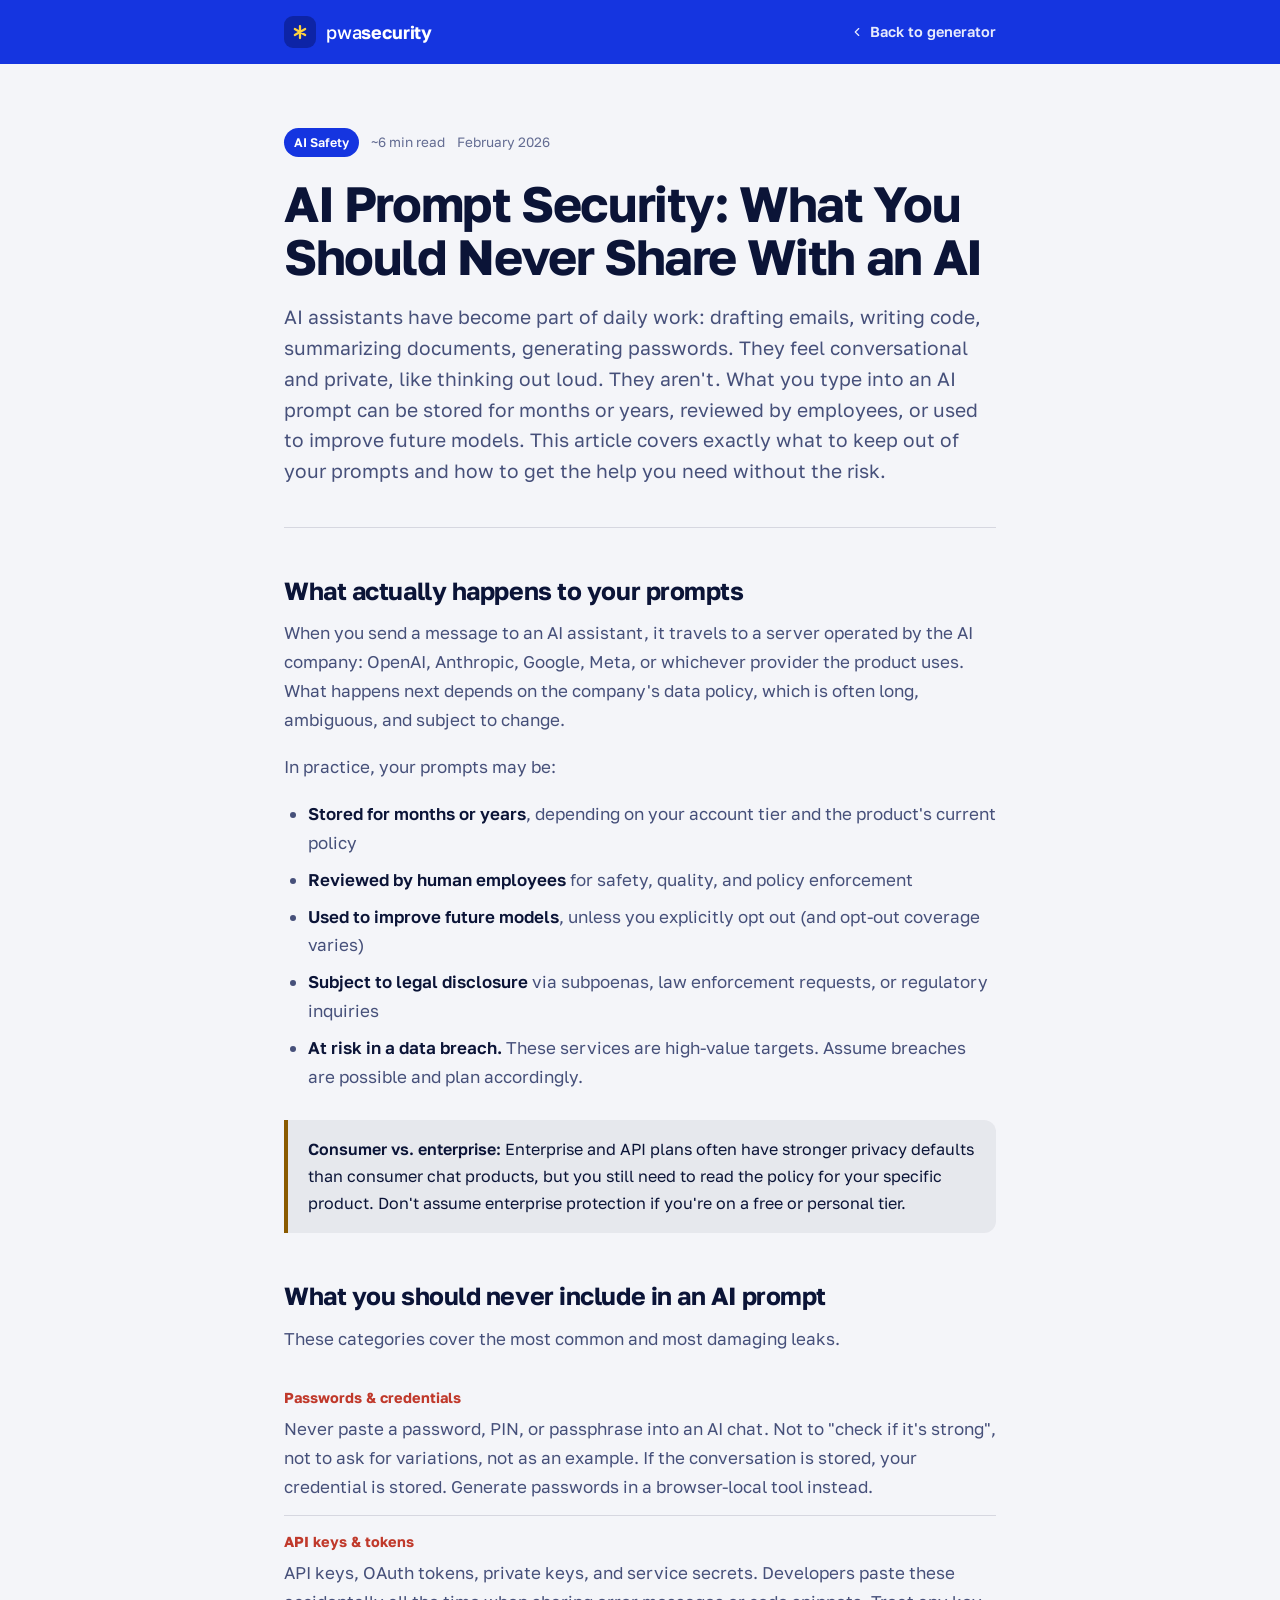
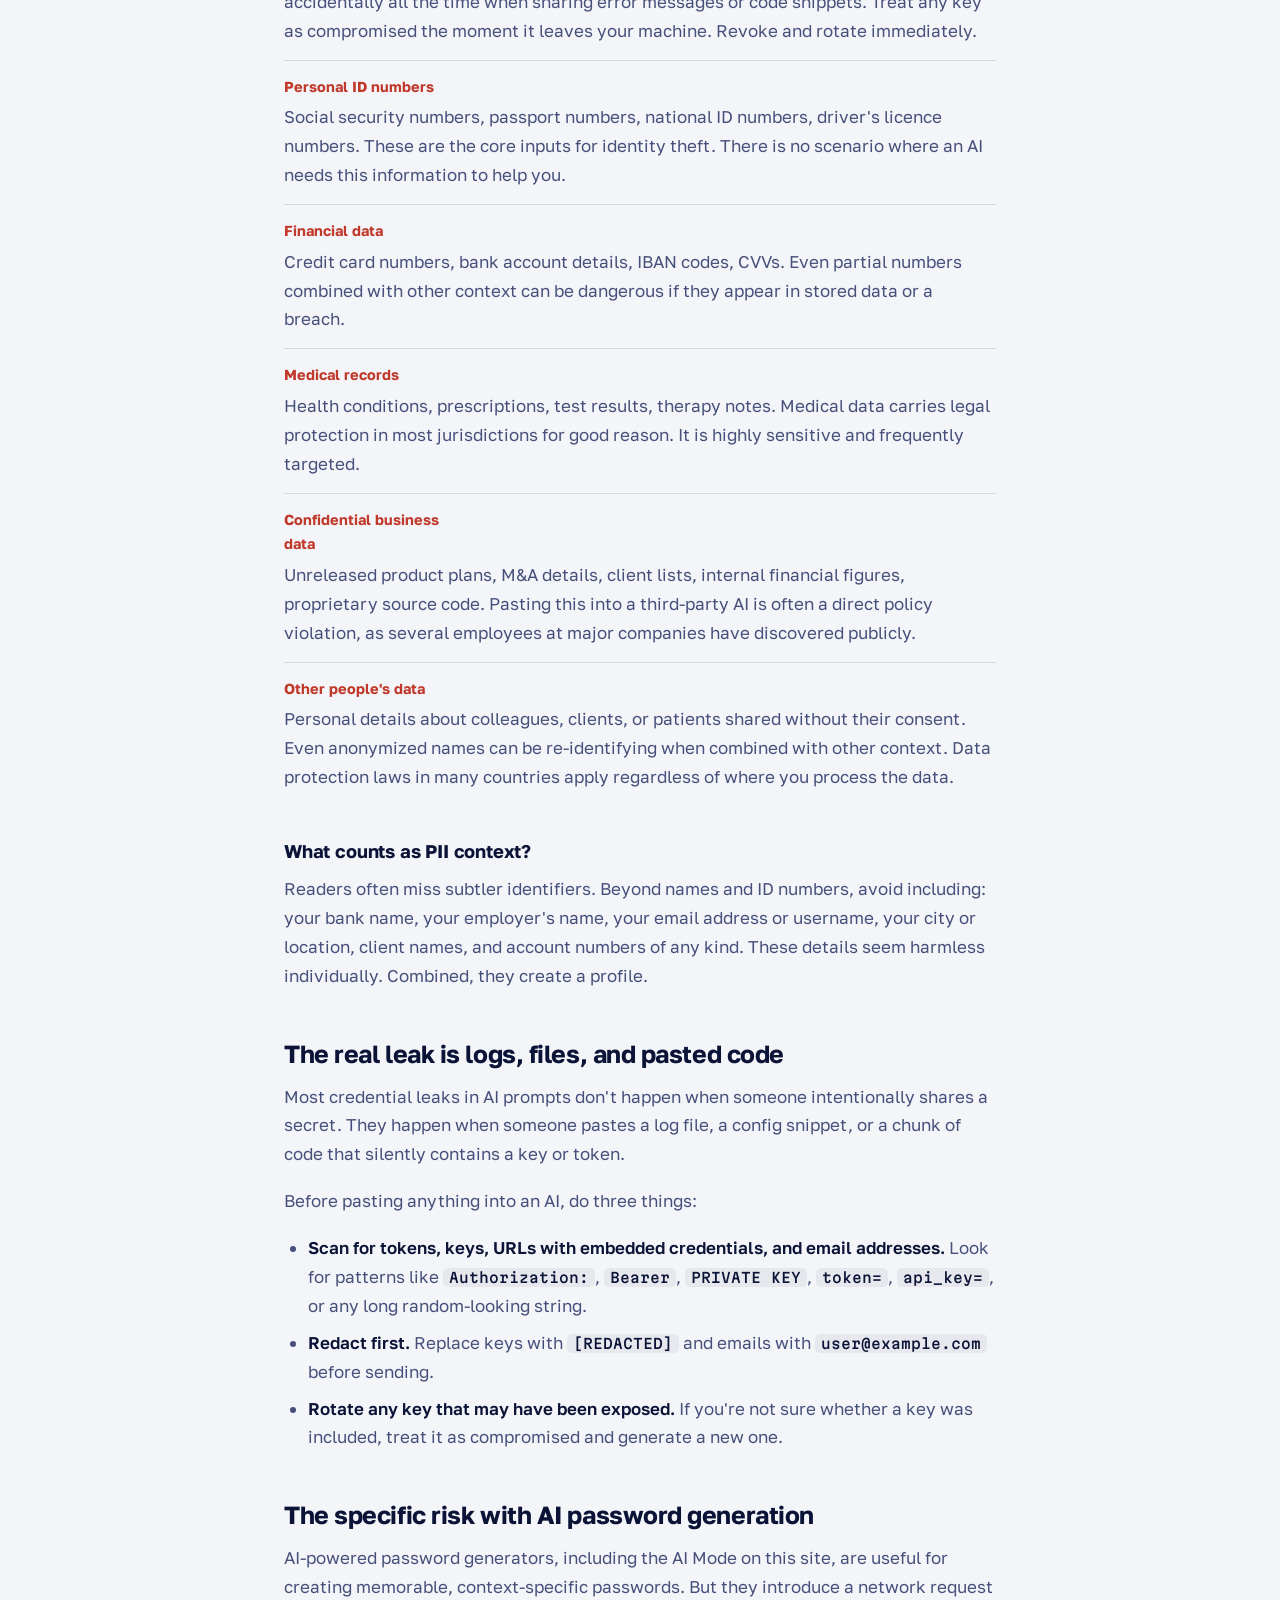
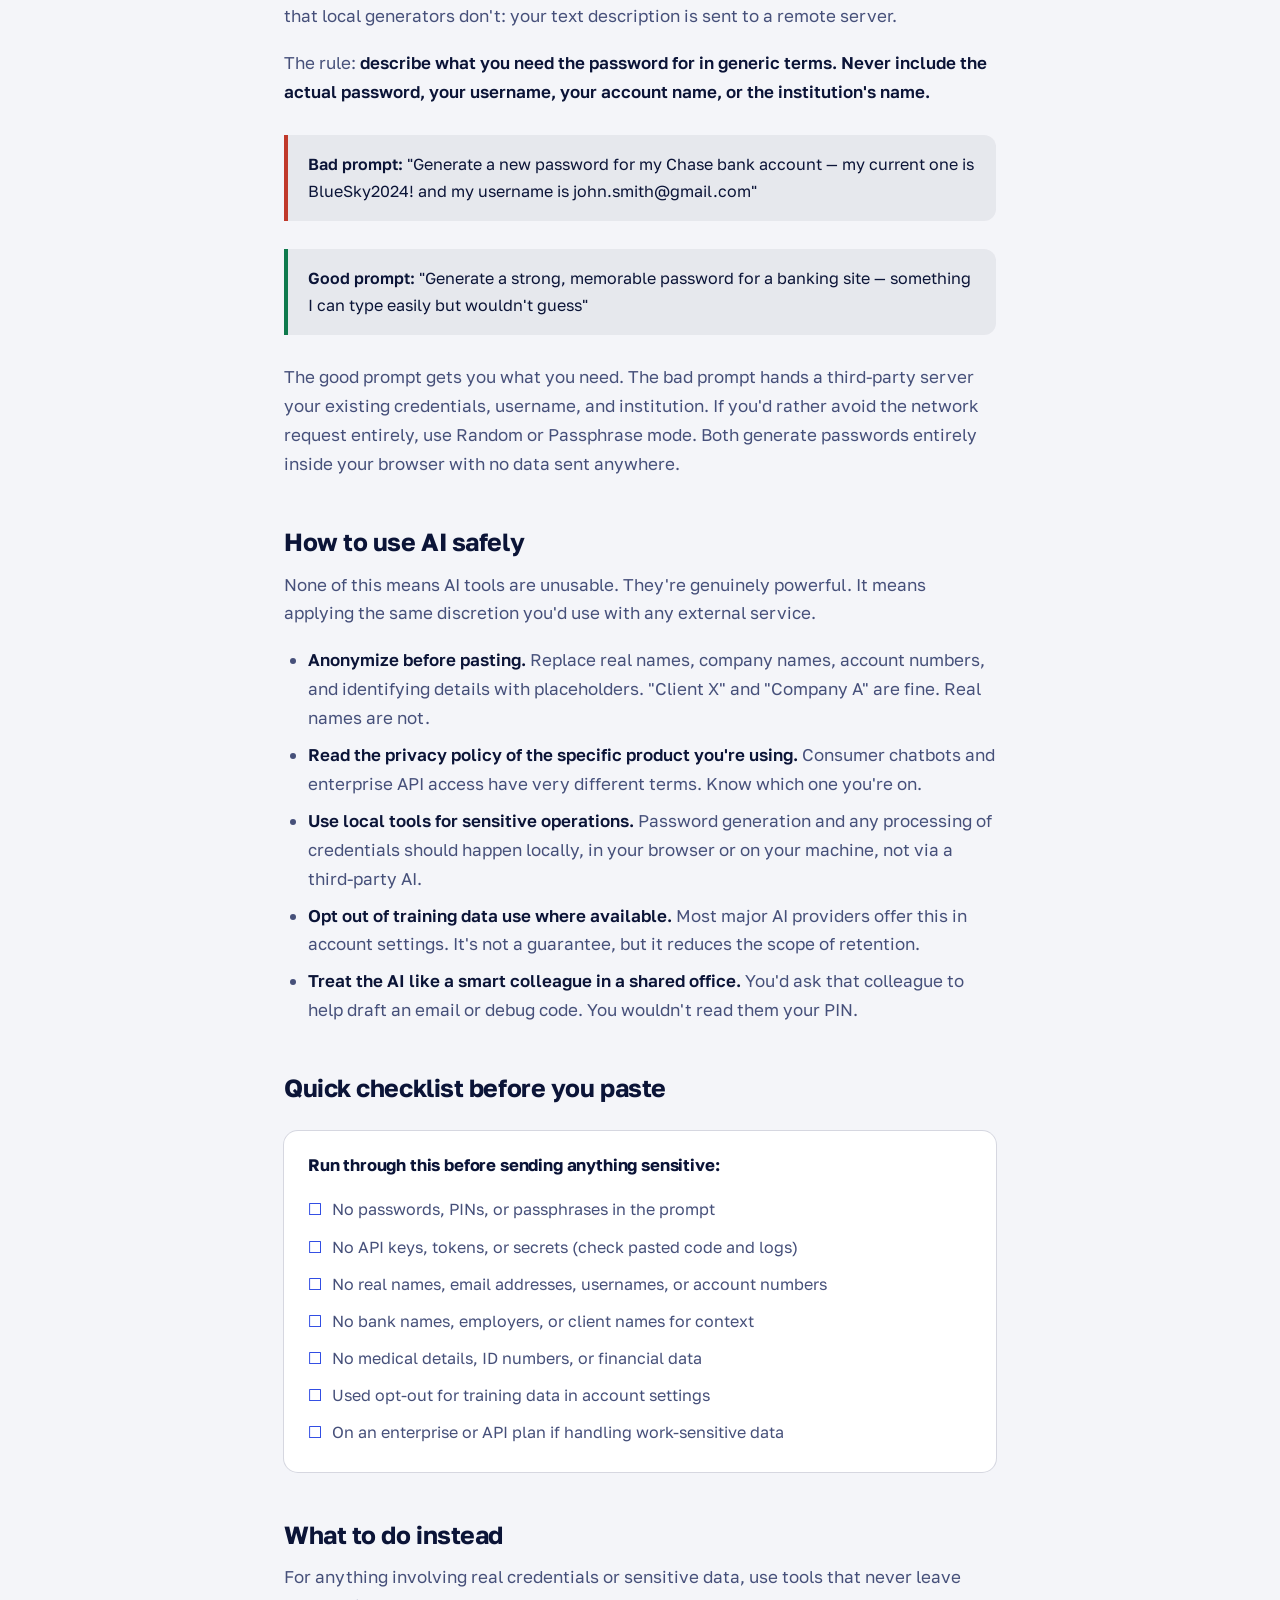
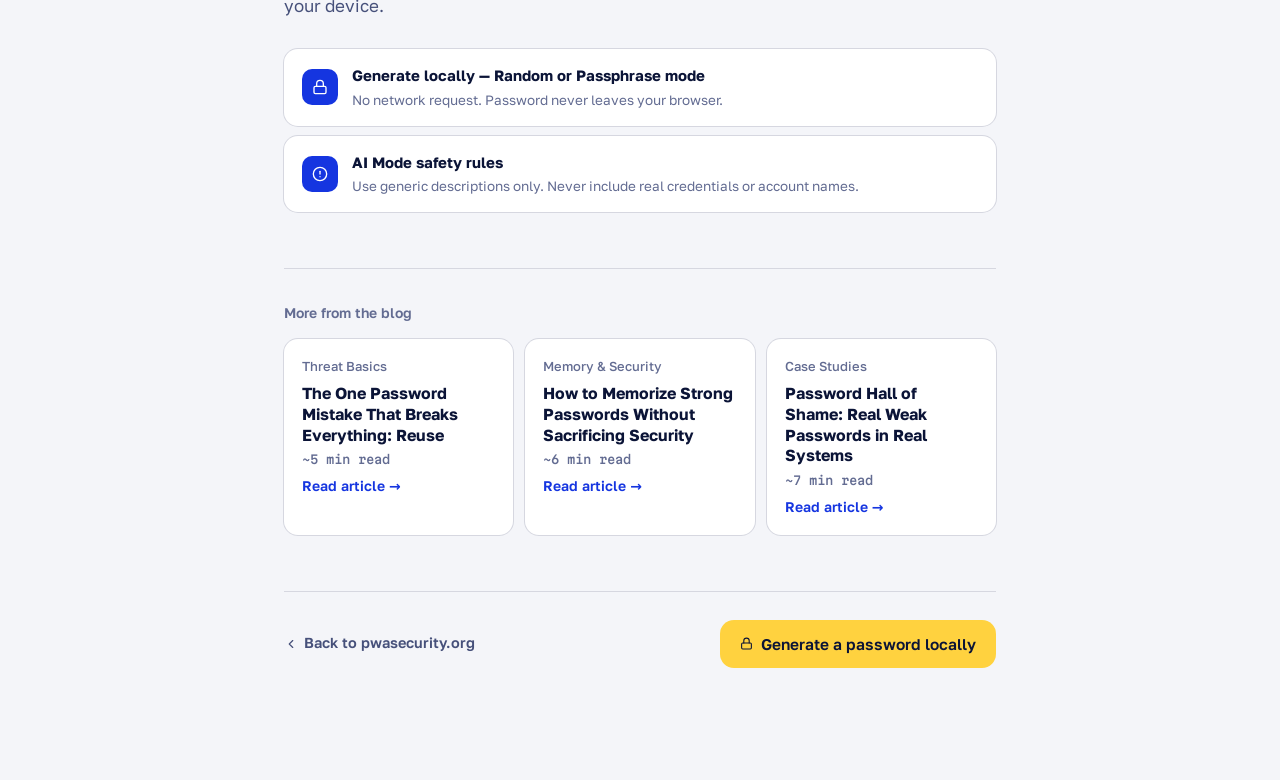
<file: ai-prompt-security.html>
<!DOCTYPE html>
<html lang="en">
<head>
    <meta charset="UTF-8">
    <meta name="viewport" content="width=device-width, initial-scale=1.0">
    <title>AI Prompt Security: What You Should Never Share With an AI | pwasecurity</title>
    <meta name="description" content="AI assistants feel private, but your prompts can be stored, reviewed, or used for training. Learn exactly what to keep out of your AI conversations.">
    <link rel="canonical" href="https://pwasecurity.org/ai-prompt-security.html">
    <link rel="icon" href="/favicon.svg" type="image/svg+xml">
    <meta name="theme-color" content="#1535E0">

    <meta property="og:type" content="article">
    <meta property="og:url" content="https://pwasecurity.org/ai-prompt-security.html">
    <meta property="og:title" content="AI Prompt Security: What You Should Never Share With an AI">
    <meta property="og:description" content="AI assistants feel private, but your prompts can be stored, reviewed, or used for training. Learn exactly what to keep out of your AI conversations.">
    <meta property="og:site_name" content="pwasecurity">

    <link rel="preload" href="fonts/golos-text-latin.woff2" as="font" type="font/woff2" crossorigin>
    <link rel="stylesheet" href="pages.css">
</head>
<body>

    <nav class="nav">
        <a href="/" class="nav-logo">pwa<span>security</span></a>
        <a href="/" class="nav-back">
            <svg width="14" height="14" viewBox="0 0 24 24" fill="none" stroke="currentColor" stroke-width="2" stroke-linecap="round" stroke-linejoin="round"><polyline points="15 18 9 12 15 6"/></svg>
            Back to generator
        </a>
    </nav>

    <article class="article-wrap">

        <div class="article-meta">
            <span class="badge badge-category">AI Safety</span>
            <span class="read-time">~6 min read</span>
            <span class="article-date">February 2026</span>
        </div>

        <h1 class="article-title">AI Prompt Security: What You Should Never Share With an AI</h1>

        <p class="article-intro">AI assistants have become part of daily work: drafting emails, writing code, summarizing documents, generating passwords. They feel conversational and private, like thinking out loud. They aren't. What you type into an AI prompt can be stored for months or years, reviewed by employees, or used to improve future models. This article covers exactly what to keep out of your prompts and how to get the help you need without the risk.</p>

        <h2>What actually happens to your prompts</h2>

        <p>When you send a message to an AI assistant, it travels to a server operated by the AI company: OpenAI, Anthropic, Google, Meta, or whichever provider the product uses. What happens next depends on the company's data policy, which is often long, ambiguous, and subject to change.</p>

        <p>In practice, your prompts may be:</p>

        <ul>
            <li><strong>Stored for months or years</strong>, depending on your account tier and the product's current policy</li>
            <li><strong>Reviewed by human employees</strong> for safety, quality, and policy enforcement</li>
            <li><strong>Used to improve future models</strong>, unless you explicitly opt out (and opt-out coverage varies)</li>
            <li><strong>Subject to legal disclosure</strong> via subpoenas, law enforcement requests, or regulatory inquiries</li>
            <li><strong>At risk in a data breach.</strong> These services are high-value targets. Assume breaches are possible and plan accordingly.</li>
        </ul>

        <div class="callout amber">
            <p><strong>Consumer vs. enterprise:</strong> Enterprise and API plans often have stronger privacy defaults than consumer chat products, but you still need to read the policy for your specific product. Don't assume enterprise protection if you're on a free or personal tier.</p>
        </div>

        <h2>What you should never include in an AI prompt</h2>

        <p>These categories cover the most common and most damaging leaks.</p>

        <ul class="never-list">
            <li>
                <span class="never-label">Passwords &amp; credentials</span>
                <span>Never paste a password, PIN, or passphrase into an AI chat. Not to "check if it's strong", not to ask for variations, not as an example. If the conversation is stored, your credential is stored. Generate passwords in a browser-local tool instead.</span>
            </li>
            <li>
                <span class="never-label">API keys &amp; tokens</span>
                <span>API keys, OAuth tokens, private keys, and service secrets. Developers paste these accidentally all the time when sharing error messages or code snippets. Treat any key as compromised the moment it leaves your machine. Revoke and rotate immediately.</span>
            </li>
            <li>
                <span class="never-label">Personal ID numbers</span>
                <span>Social security numbers, passport numbers, national ID numbers, driver's licence numbers. These are the core inputs for identity theft. There is no scenario where an AI needs this information to help you.</span>
            </li>
            <li>
                <span class="never-label">Financial data</span>
                <span>Credit card numbers, bank account details, IBAN codes, CVVs. Even partial numbers combined with other context can be dangerous if they appear in stored data or a breach.</span>
            </li>
            <li>
                <span class="never-label">Medical records</span>
                <span>Health conditions, prescriptions, test results, therapy notes. Medical data carries legal protection in most jurisdictions for good reason. It is highly sensitive and frequently targeted.</span>
            </li>
            <li>
                <span class="never-label">Confidential business data</span>
                <span>Unreleased product plans, M&amp;A details, client lists, internal financial figures, proprietary source code. Pasting this into a third-party AI is often a direct policy violation, as several employees at major companies have discovered publicly.</span>
            </li>
            <li>
                <span class="never-label">Other people's data</span>
                <span>Personal details about colleagues, clients, or patients shared without their consent. Even anonymized names can be re-identifying when combined with other context. Data protection laws in many countries apply regardless of where you process the data.</span>
            </li>
        </ul>

        <h3>What counts as PII context?</h3>

        <p>Readers often miss subtler identifiers. Beyond names and ID numbers, avoid including: your bank name, your employer's name, your email address or username, your city or location, client names, and account numbers of any kind. These details seem harmless individually. Combined, they create a profile.</p>

        <h2>The real leak is logs, files, and pasted code</h2>

        <p>Most credential leaks in AI prompts don't happen when someone intentionally shares a secret. They happen when someone pastes a log file, a config snippet, or a chunk of code that silently contains a key or token.</p>

        <p>Before pasting anything into an AI, do three things:</p>

        <ul>
            <li><strong>Scan for tokens, keys, URLs with embedded credentials, and email addresses.</strong> Look for patterns like <code>Authorization:</code>, <code>Bearer</code>, <code>PRIVATE KEY</code>, <code>token=</code>, <code>api_key=</code>, or any long random-looking string.</li>
            <li><strong>Redact first.</strong> Replace keys with <code>[REDACTED]</code> and emails with <code>user@example.com</code> before sending.</li>
            <li><strong>Rotate any key that may have been exposed.</strong> If you're not sure whether a key was included, treat it as compromised and generate a new one.</li>
        </ul>

        <h2>The specific risk with AI password generation</h2>

        <p>AI-powered password generators, including the AI Mode on this site, are useful for creating memorable, context-specific passwords. But they introduce a network request that local generators don't: your text description is sent to a remote server.</p>

        <p>The rule: <strong>describe what you need the password for in generic terms. Never include the actual password, your username, your account name, or the institution's name.</strong></p>

        <div class="callout red">
            <p><strong>Bad prompt:</strong> "Generate a new password for my Chase bank account — my current one is BlueSky2024! and my username is john.smith@gmail.com"</p>
        </div>

        <div class="callout green">
            <p><strong>Good prompt:</strong> "Generate a strong, memorable password for a banking site — something I can type easily but wouldn't guess"</p>
        </div>

        <p>The good prompt gets you what you need. The bad prompt hands a third-party server your existing credentials, username, and institution. If you'd rather avoid the network request entirely, use Random or Passphrase mode. Both generate passwords entirely inside your browser with no data sent anywhere.</p>

        <h2>How to use AI safely</h2>

        <p>None of this means AI tools are unusable. They're genuinely powerful. It means applying the same discretion you'd use with any external service.</p>

        <ul>
            <li><strong>Anonymize before pasting.</strong> Replace real names, company names, account numbers, and identifying details with placeholders. "Client X" and "Company A" are fine. Real names are not.</li>
            <li><strong>Read the privacy policy of the specific product you're using.</strong> Consumer chatbots and enterprise API access have very different terms. Know which one you're on.</li>
            <li><strong>Use local tools for sensitive operations.</strong> Password generation and any processing of credentials should happen locally, in your browser or on your machine, not via a third-party AI.</li>
            <li><strong>Opt out of training data use where available.</strong> Most major AI providers offer this in account settings. It's not a guarantee, but it reduces the scope of retention.</li>
            <li><strong>Treat the AI like a smart colleague in a shared office.</strong> You'd ask that colleague to help draft an email or debug code. You wouldn't read them your PIN.</li>
        </ul>

        <h2>Quick checklist before you paste</h2>

        <div class="checklist-box">
            <h3>Run through this before sending anything sensitive:</h3>
            <ul>
                <li>No passwords, PINs, or passphrases in the prompt</li>
                <li>No API keys, tokens, or secrets (check pasted code and logs)</li>
                <li>No real names, email addresses, usernames, or account numbers</li>
                <li>No bank names, employers, or client names for context</li>
                <li>No medical details, ID numbers, or financial data</li>
                <li>Used opt-out for training data in account settings</li>
                <li>On an enterprise or API plan if handling work-sensitive data</li>
            </ul>
        </div>

        <h2>What to do instead</h2>

        <p>For anything involving real credentials or sensitive data, use tools that never leave your device.</p>

        <div class="cta-strip">
            <a href="/?mode=random" class="cta-item">
                <div class="cta-icon green">
                    <svg width="16" height="16" viewBox="0 0 24 24" fill="none" stroke="currentColor" stroke-width="2" stroke-linecap="round" stroke-linejoin="round"><rect x="3" y="11" width="18" height="11" rx="2"/><path d="M7 11V7a5 5 0 0 1 10 0v4"/></svg>
                </div>
                <div class="cta-text">
                    <span class="cta-title">Generate locally — Random or Passphrase mode</span>
                    <span class="cta-sub">No network request. Password never leaves your browser.</span>
                </div>
            </a>
            <a href="/?mode=ai" class="cta-item">
                <div class="cta-icon amber">
                    <svg width="16" height="16" viewBox="0 0 24 24" fill="none" stroke="currentColor" stroke-width="2" stroke-linecap="round" stroke-linejoin="round"><circle cx="12" cy="12" r="10"/><line x1="12" y1="8" x2="12" y2="12"/><line x1="12" y1="16" x2="12.01" y2="16"/></svg>
                </div>
                <div class="cta-text">
                    <span class="cta-title">AI Mode safety rules</span>
                    <span class="cta-sub">Use generic descriptions only. Never include real credentials or account names.</span>
                </div>
            </a>
        </div>

        <div class="related-articles">
            <p class="related-articles-label">More from the blog</p>
            <div class="related-grid">
                <a class="related-card" href="/password-reuse.html">
                    <span class="related-badge">Threat Basics</span>
                    <span class="related-title">The One Password Mistake That Breaks Everything: Reuse</span>
                    <span class="related-meta">~5 min read</span>
                    <span class="related-cta">Read article →</span>
                </a>
                <a class="related-card" href="/memorize-passwords.html">
                    <span class="related-badge">Memory &amp; Security</span>
                    <span class="related-title">How to Memorize Strong Passwords Without Sacrificing Security</span>
                    <span class="related-meta">~6 min read</span>
                    <span class="related-cta">Read article →</span>
                </a>
                <a class="related-card" href="/password-hall-of-shame.html">
                    <span class="related-badge">Case Studies</span>
                    <span class="related-title">Password Hall of Shame: Real Weak Passwords in Real Systems</span>
                    <span class="related-meta">~7 min read</span>
                    <span class="related-cta">Read article →</span>
                </a>
            </div>
        </div>

        <div class="article-footer">
            <a href="/" class="footer-back">
                <svg width="14" height="14" viewBox="0 0 24 24" fill="none" stroke="currentColor" stroke-width="2" stroke-linecap="round" stroke-linejoin="round"><polyline points="15 18 9 12 15 6"/></svg>
                Back to pwasecurity.org
            </a>
            <a href="/" class="footer-tool-link">
                <svg width="13" height="13" viewBox="0 0 24 24" fill="none" stroke="currentColor" stroke-width="2" stroke-linecap="round" stroke-linejoin="round"><rect x="3" y="11" width="18" height="11" rx="2"/><path d="M7 11V7a5 5 0 0 1 10 0v4"/></svg>
                Generate a password locally
            </a>
        </div>

    </article>

</body>
</html>
</file>
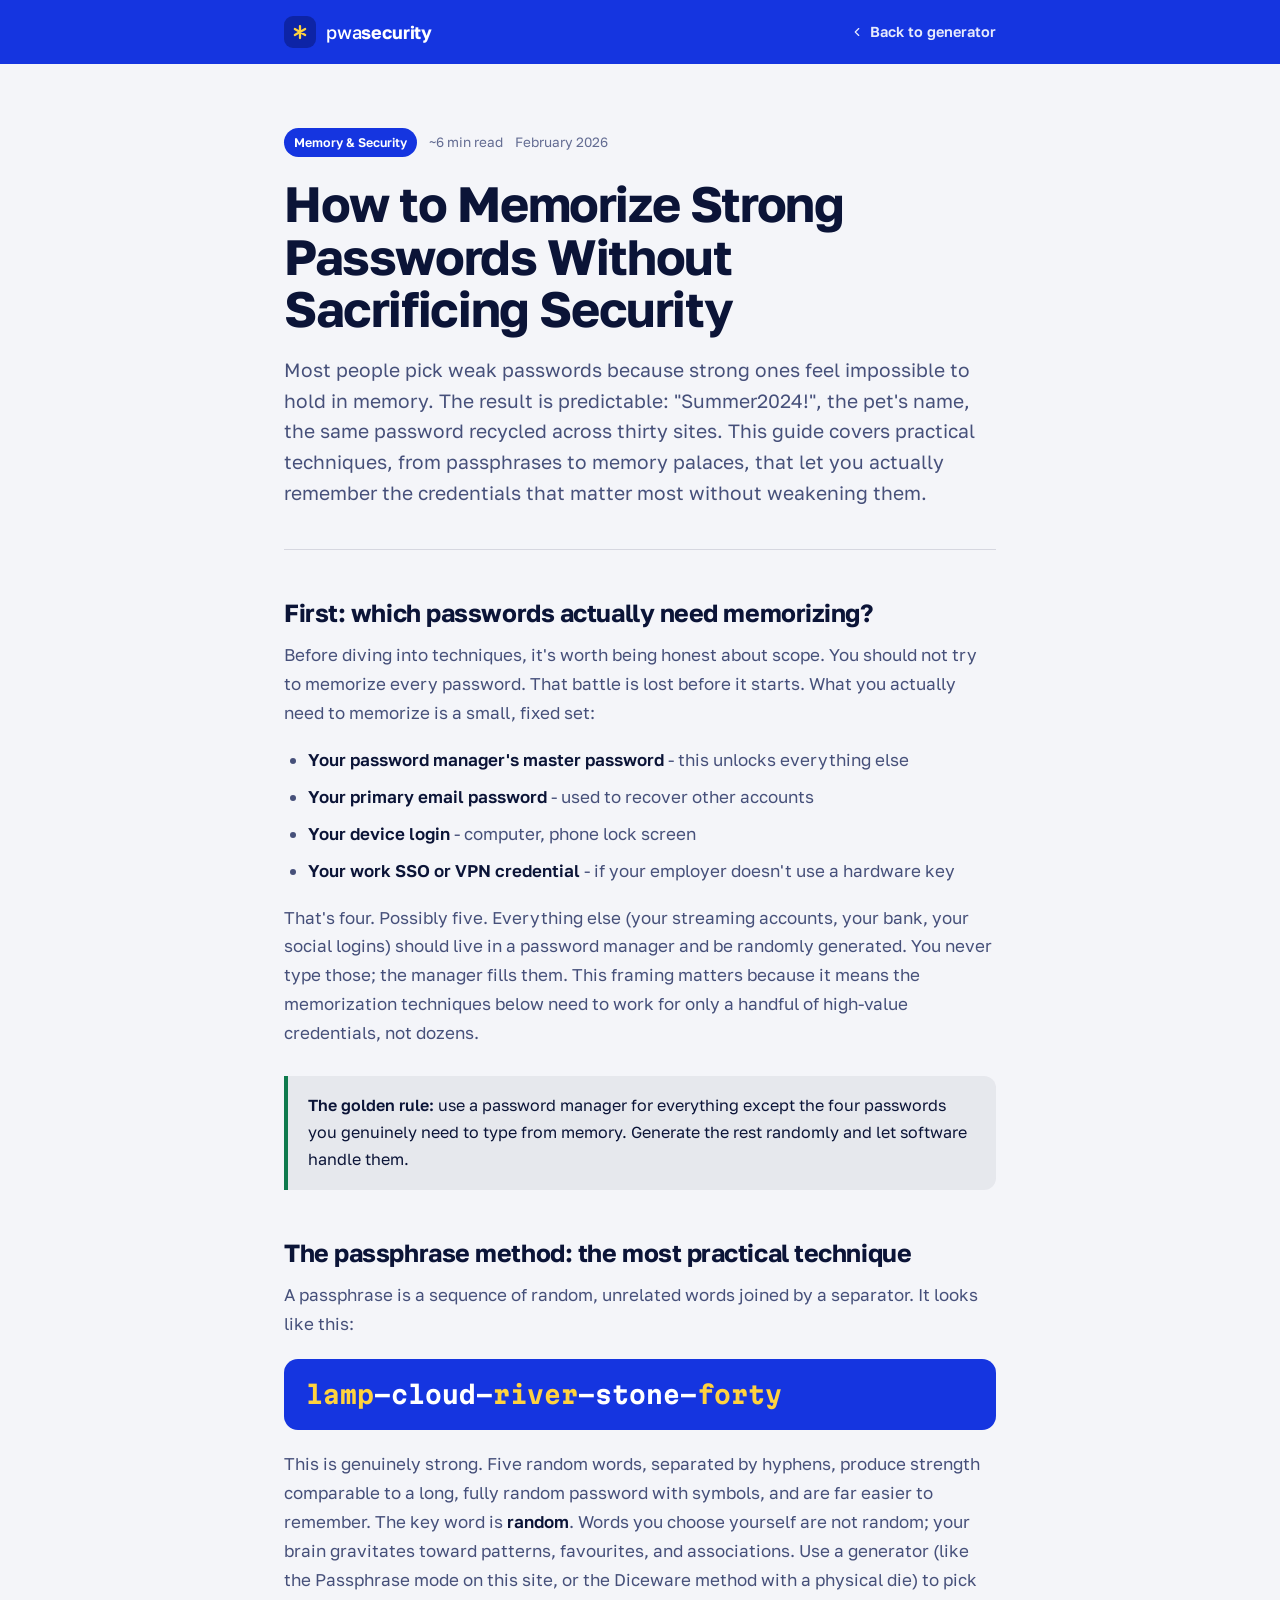
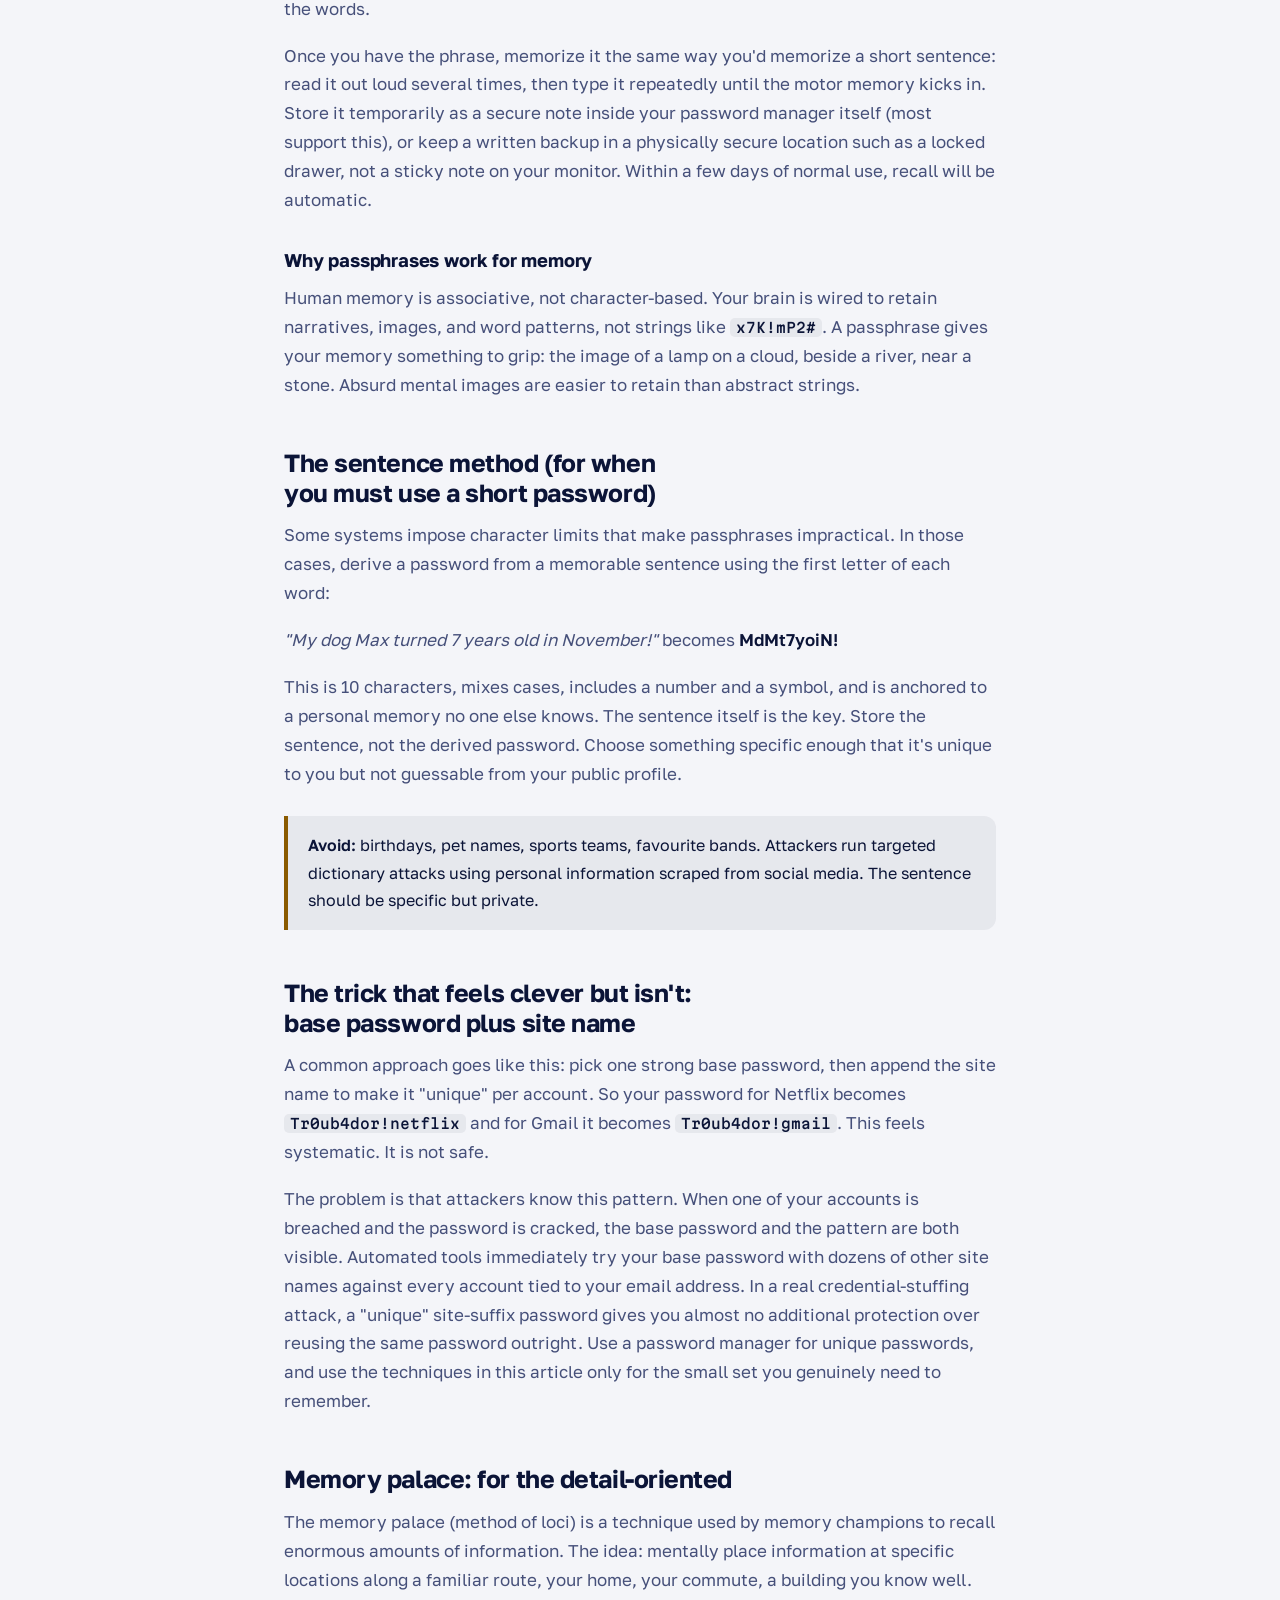
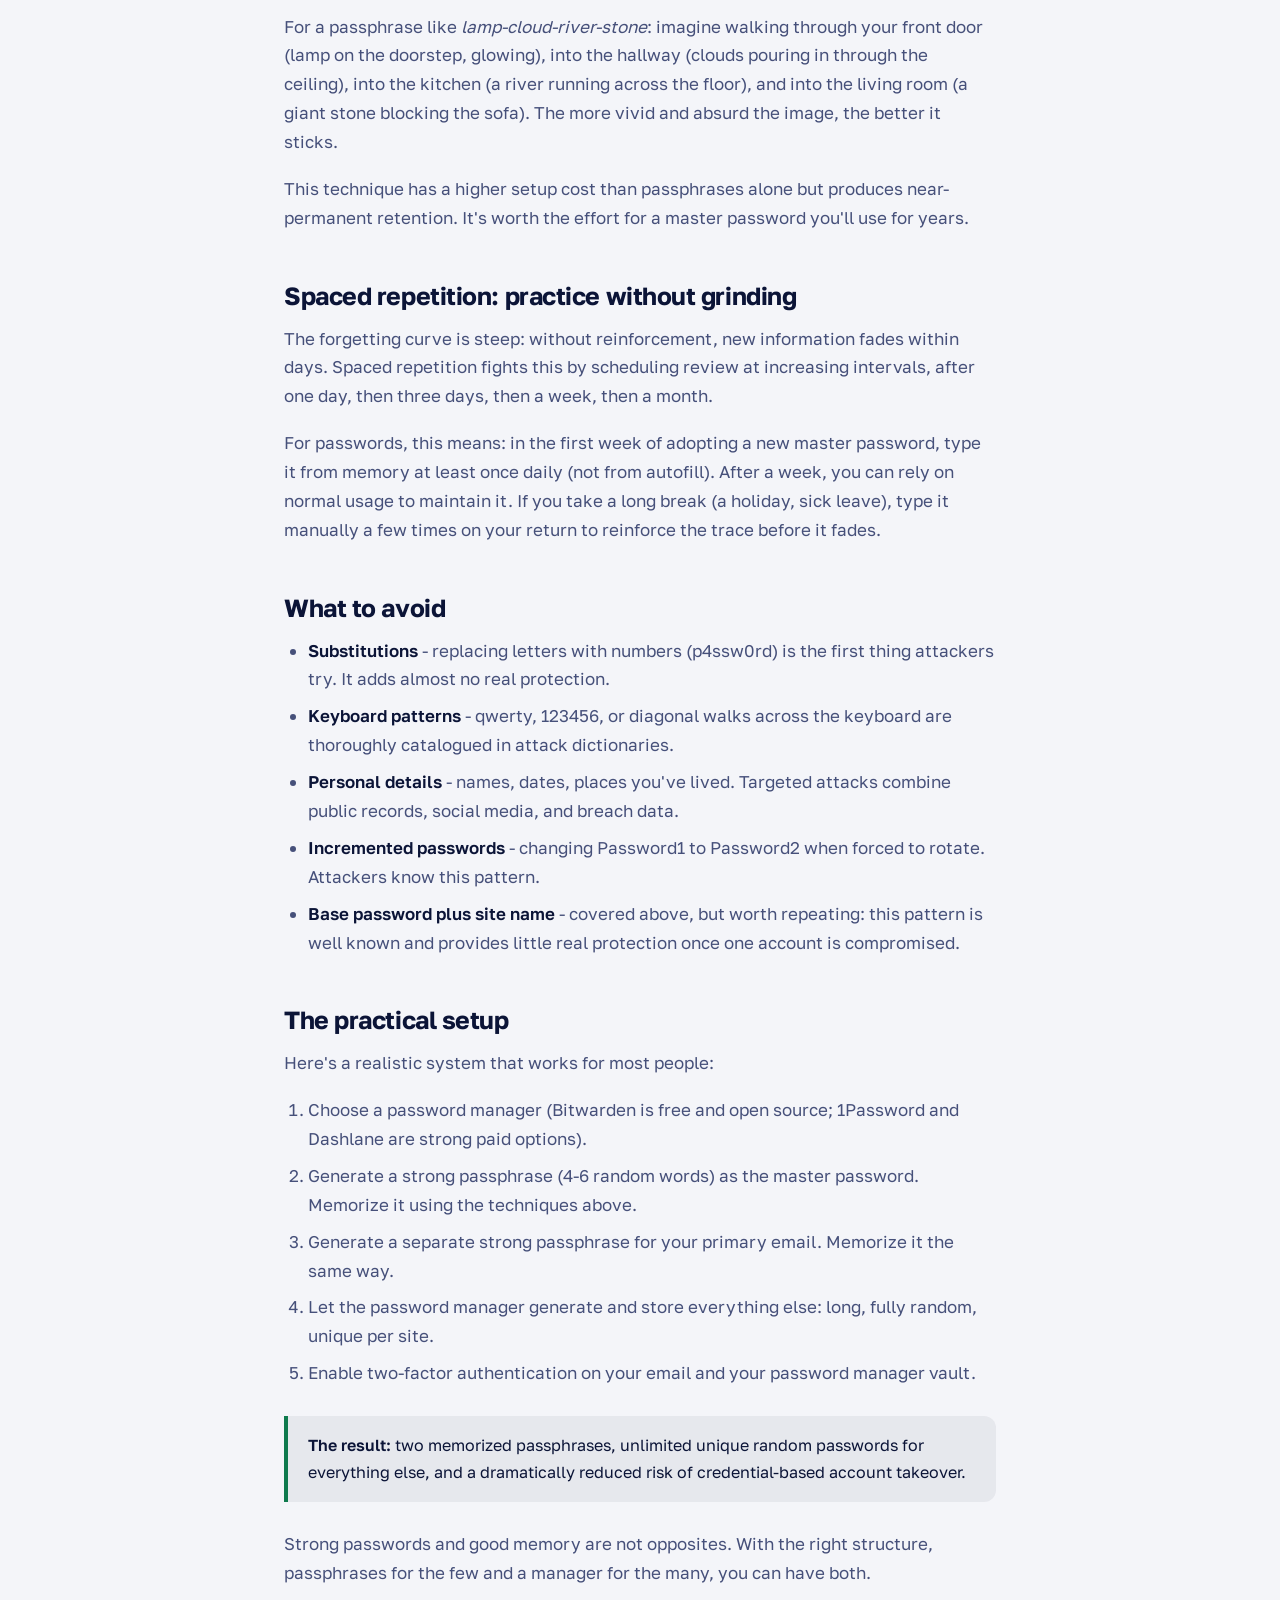
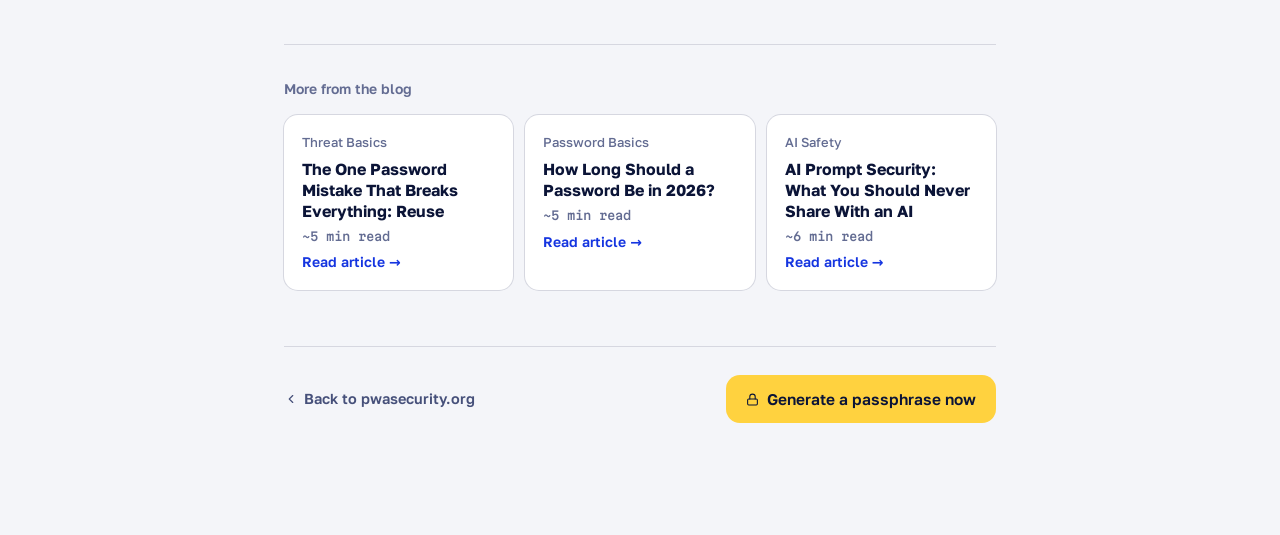
<file: memorize-passwords.html>
<!DOCTYPE html>
<html lang="en">
<head>
    <meta charset="UTF-8">
    <meta name="viewport" content="width=device-width, initial-scale=1.0">
    <title>How to Memorize Strong Passwords Without Sacrificing Security | pwasecurity</title>
    <meta name="description" content="Strong passwords don't have to be forgettable. Learn memory palace techniques, passphrases, spaced repetition, and other methods to remember secure credentials.">
    <link rel="canonical" href="https://pwasecurity.org/memorize-passwords.html">
    <link rel="icon" href="/favicon.svg" type="image/svg+xml">
    <meta name="theme-color" content="#1535E0">

    <meta property="og:type" content="article">
    <meta property="og:url" content="https://pwasecurity.org/memorize-passwords.html">
    <meta property="og:title" content="How to Memorize Strong Passwords Without Sacrificing Security">
    <meta property="og:description" content="Strong passwords don't have to be forgettable. Learn memory palace techniques, passphrases, spaced repetition, and other methods.">
    <meta property="og:site_name" content="pwasecurity">

    <link rel="preload" href="fonts/golos-text-latin.woff2" as="font" type="font/woff2" crossorigin>
    <link rel="stylesheet" href="pages.css">
</head>
<body>

    <nav class="nav">
        <a href="/" class="nav-logo">pwa<span>security</span></a>
        <a href="/" class="nav-back">
            <svg width="14" height="14" viewBox="0 0 24 24" fill="none" stroke="currentColor" stroke-width="2" stroke-linecap="round" stroke-linejoin="round"><polyline points="15 18 9 12 15 6"/></svg>
            Back to generator
        </a>
    </nav>

    <article class="article-wrap">

        <div class="article-meta">
            <span class="badge badge-category">Memory &amp; Security</span>
            <span class="read-time">~6 min read</span>
            <span class="article-date">February 2026</span>
        </div>

        <h1 class="article-title">How to Memorize Strong Passwords Without Sacrificing Security</h1>

        <p class="article-intro">Most people pick weak passwords because strong ones feel impossible to hold in memory. The result is predictable: "Summer2024!", the pet's name, the same password recycled across thirty sites. This guide covers practical techniques, from passphrases to memory palaces, that let you actually remember the credentials that matter most without weakening them.</p>

        <h2>First: which passwords actually need memorizing?</h2>

        <p>Before diving into techniques, it's worth being honest about scope. You should not try to memorize every password. That battle is lost before it starts. What you actually need to memorize is a small, fixed set:</p>

        <ul>
            <li><strong>Your password manager's master password</strong> - this unlocks everything else</li>
            <li><strong>Your primary email password</strong> - used to recover other accounts</li>
            <li><strong>Your device login</strong> - computer, phone lock screen</li>
            <li><strong>Your work SSO or VPN credential</strong> - if your employer doesn't use a hardware key</li>
        </ul>

        <p>That's four. Possibly five. Everything else (your streaming accounts, your bank, your social logins) should live in a password manager and be randomly generated. You never type those; the manager fills them. This framing matters because it means the memorization techniques below need to work for only a handful of high-value credentials, not dozens.</p>

        <div class="callout green">
            <p><strong>The golden rule:</strong> use a password manager for everything except the four passwords you genuinely need to type from memory. Generate the rest randomly and let software handle them.</p>
        </div>

        <h2>The passphrase method: the most practical technique</h2>

        <p>A passphrase is a sequence of random, unrelated words joined by a separator. It looks like this:</p>

        <div class="passphrase-example"><span>lamp</span>-cloud-<span>river</span>-stone-<span>forty</span></div>

        <p>This is genuinely strong. Five random words, separated by hyphens, produce strength comparable to a long, fully random password with symbols, and are far easier to remember. The key word is <strong>random</strong>. Words you choose yourself are not random; your brain gravitates toward patterns, favourites, and associations. Use a generator (like the Passphrase mode on this site, or the Diceware method with a physical die) to pick the words.</p>

        <p>Once you have the phrase, memorize it the same way you'd memorize a short sentence: read it out loud several times, then type it repeatedly until the motor memory kicks in. Store it temporarily as a secure note inside your password manager itself (most support this), or keep a written backup in a physically secure location such as a locked drawer, not a sticky note on your monitor. Within a few days of normal use, recall will be automatic.</p>

        <h3>Why passphrases work for memory</h3>
        <p>Human memory is associative, not character-based. Your brain is wired to retain narratives, images, and word patterns, not strings like <code>x7K!mP2#</code>. A passphrase gives your memory something to grip: the image of a lamp on a cloud, beside a river, near a stone. Absurd mental images are easier to retain than abstract strings.</p>

        <h2>The sentence method (for when you must use a short password)</h2>

        <p>Some systems impose character limits that make passphrases impractical. In those cases, derive a password from a memorable sentence using the first letter of each word:</p>

        <p><em>"My dog Max turned 7 years old in November!"</em> becomes <strong>MdMt7yoiN!</strong></p>

        <p>This is 10 characters, mixes cases, includes a number and a symbol, and is anchored to a personal memory no one else knows. The sentence itself is the key. Store the sentence, not the derived password. Choose something specific enough that it's unique to you but not guessable from your public profile.</p>

        <div class="callout amber">
            <p><strong>Avoid:</strong> birthdays, pet names, sports teams, favourite bands. Attackers run targeted dictionary attacks using personal information scraped from social media. The sentence should be specific but private.</p>
        </div>

        <h2>The trick that feels clever but isn't: base password plus site name</h2>

        <p>A common approach goes like this: pick one strong base password, then append the site name to make it "unique" per account. So your password for Netflix becomes <code>Tr0ub4dor!netflix</code> and for Gmail it becomes <code>Tr0ub4dor!gmail</code>. This feels systematic. It is not safe.</p>

        <p>The problem is that attackers know this pattern. When one of your accounts is breached and the password is cracked, the base password and the pattern are both visible. Automated tools immediately try your base password with dozens of other site names against every account tied to your email address. In a real credential-stuffing attack, a "unique" site-suffix password gives you almost no additional protection over reusing the same password outright. Use a password manager for unique passwords, and use the techniques in this article only for the small set you genuinely need to remember.</p>

        <h2>Memory palace: for the detail-oriented</h2>

        <p>The memory palace (method of loci) is a technique used by memory champions to recall enormous amounts of information. The idea: mentally place information at specific locations along a familiar route, your home, your commute, a building you know well.</p>

        <p>For a passphrase like <em>lamp-cloud-river-stone</em>: imagine walking through your front door (lamp on the doorstep, glowing), into the hallway (clouds pouring in through the ceiling), into the kitchen (a river running across the floor), and into the living room (a giant stone blocking the sofa). The more vivid and absurd the image, the better it sticks.</p>

        <p>This technique has a higher setup cost than passphrases alone but produces near-permanent retention. It's worth the effort for a master password you'll use for years.</p>

        <h2>Spaced repetition: practice without grinding</h2>

        <p>The forgetting curve is steep: without reinforcement, new information fades within days. Spaced repetition fights this by scheduling review at increasing intervals, after one day, then three days, then a week, then a month.</p>

        <p>For passwords, this means: in the first week of adopting a new master password, type it from memory at least once daily (not from autofill). After a week, you can rely on normal usage to maintain it. If you take a long break (a holiday, sick leave), type it manually a few times on your return to reinforce the trace before it fades.</p>

        <h2>What to avoid</h2>

        <ul>
            <li><strong>Substitutions</strong> - replacing letters with numbers (p4ssw0rd) is the first thing attackers try. It adds almost no real protection.</li>
            <li><strong>Keyboard patterns</strong> - qwerty, 123456, or diagonal walks across the keyboard are thoroughly catalogued in attack dictionaries.</li>
            <li><strong>Personal details</strong> - names, dates, places you've lived. Targeted attacks combine public records, social media, and breach data.</li>
            <li><strong>Incremented passwords</strong> - changing Password1 to Password2 when forced to rotate. Attackers know this pattern.</li>
            <li><strong>Base password plus site name</strong> - covered above, but worth repeating: this pattern is well known and provides little real protection once one account is compromised.</li>
        </ul>

        <h2>The practical setup</h2>

        <p>Here's a realistic system that works for most people:</p>

        <ol>
            <li>Choose a password manager (Bitwarden is free and open source; 1Password and Dashlane are strong paid options).</li>
            <li>Generate a strong passphrase (4-6 random words) as the master password. Memorize it using the techniques above.</li>
            <li>Generate a separate strong passphrase for your primary email. Memorize it the same way.</li>
            <li>Let the password manager generate and store everything else: long, fully random, unique per site.</li>
            <li>Enable two-factor authentication on your email and your password manager vault.</li>
        </ol>

        <div class="callout green">
            <p><strong>The result:</strong> two memorized passphrases, unlimited unique random passwords for everything else, and a dramatically reduced risk of credential-based account takeover.</p>
        </div>

        <p>Strong passwords and good memory are not opposites. With the right structure, passphrases for the few and a manager for the many, you can have both.</p>

        <div class="related-articles">
            <p class="related-articles-label">More from the blog</p>
            <div class="related-grid">
                <a class="related-card" href="/password-reuse.html">
                    <span class="related-badge">Threat Basics</span>
                    <span class="related-title">The One Password Mistake That Breaks Everything: Reuse</span>
                    <span class="related-meta">~5 min read</span>
                    <span class="related-cta">Read article →</span>
                </a>
                <a class="related-card" href="/password-length-2026.html">
                    <span class="related-badge">Password Basics</span>
                    <span class="related-title">How Long Should a Password Be in 2026?</span>
                    <span class="related-meta">~5 min read</span>
                    <span class="related-cta">Read article →</span>
                </a>
                <a class="related-card" href="/ai-prompt-security.html">
                    <span class="related-badge">AI Safety</span>
                    <span class="related-title">AI Prompt Security: What You Should Never Share With an AI</span>
                    <span class="related-meta">~6 min read</span>
                    <span class="related-cta">Read article →</span>
                </a>
            </div>
        </div>

        <div class="article-footer">
            <a href="/" class="footer-back">
                <svg width="14" height="14" viewBox="0 0 24 24" fill="none" stroke="currentColor" stroke-width="2" stroke-linecap="round" stroke-linejoin="round"><polyline points="15 18 9 12 15 6"/></svg>
                Back to pwasecurity.org
            </a>
            <a href="/" class="footer-tool-link">
                <svg width="13" height="13" viewBox="0 0 24 24" fill="none" stroke="currentColor" stroke-width="2" stroke-linecap="round" stroke-linejoin="round"><rect x="3" y="11" width="18" height="11" rx="2"/><path d="M7 11V7a5 5 0 0 1 10 0v4"/></svg>
                Generate a passphrase now
            </a>
        </div>

    </article>

</body>
</html>
</file>
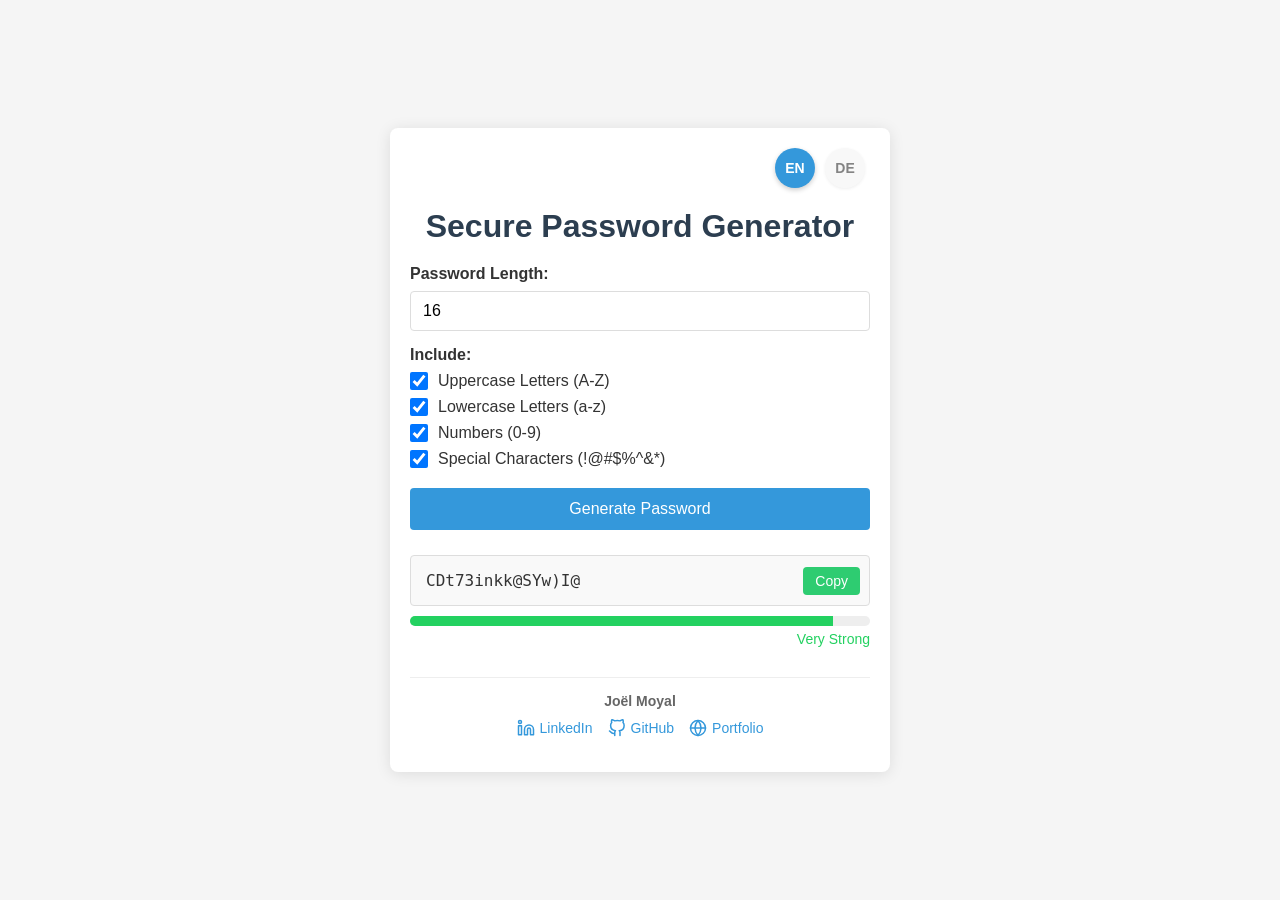
<file: password-generator.html>
<!DOCTYPE html>
<html lang="en">
<head>
    <meta charset="UTF-8">
    <meta name="viewport" content="width=device-width, initial-scale=1.0">
    <title>Secure Password Generator</title>
    <style>
        * {
            box-sizing: border-box;
            margin: 0;
            padding: 0;
        }
        
        html, body {
            height: 100%;
            width: 100%;
            font-family: -apple-system, BlinkMacSystemFont, 'Segoe UI', Roboto, Oxygen, Ubuntu, Cantarell, 'Open Sans', 'Helvetica Neue', sans-serif;
            background-color: #f5f5f5;
            color: #333;
        }
        
        .wrapper {
            display: flex;
            justify-content: center;
            align-items: center;
            min-height: 100vh;
            padding: 20px;
        }
        
        .container {
            width: 100%;
            max-width: 500px;
            background-color: white;
            border-radius: 8px;
            padding: 20px;
            box-shadow: 0 2px 15px rgba(0, 0, 0, 0.1);
        }
        
        h1 {
            color: #2c3e50;
            text-align: center;
            margin-bottom: 20px;
            font-size: clamp(1.5rem, 4vw, 2rem);
        }
        
        .form-group {
            margin-bottom: 15px;
        }
        
        label {
            display: block;
            margin-bottom: 8px;
            font-weight: 600;
        }
        
        input[type="number"] {
            width: 100%;
            padding: 10px 12px;
            border: 1px solid #ddd;
            border-radius: 4px;
            font-size: 16px;
        }
        
        .checkbox-group {
            margin-top: 5px;
        }
        
        .checkbox-item {
            display: flex;
            align-items: center;
            margin-bottom: 8px;
        }
        
        input[type="checkbox"] {
            margin-right: 10px;
            width: 18px;
            height: 18px;
        }
        
        .checkbox-item label {
            margin-bottom: 0;
            font-weight: normal;
        }
        
        button {
            background-color: #3498db;
            color: white;
            border: none;
            padding: 12px 20px;
            border-radius: 4px;
            cursor: pointer;
            font-size: 16px;
            display: block;
            width: 100%;
            margin-top: 20px;
            transition: background-color 0.3s;
        }
        
        button:hover {
            background-color: #2980b9;
        }
        
        .password-container {
            margin-top: 25px;
            position: relative;
        }
        
        .password-display {
            padding: 15px;
            background-color: #f9f9f9;
            border: 1px solid #ddd;
            border-radius: 4px;
            font-family: monospace;
            font-size: 16px;
            word-break: break-all;
            padding-right: 50px;
            min-height: 50px;
        }
        
        .copy-btn {
            position: absolute;
            right: 10px;
            top: 50%;
            transform: translateY(-50%);
            background-color: #2ecc71;
            color: white;
            border: none;
            padding: 6px 12px;
            border-radius: 4px;
            cursor: pointer;
            font-size: 14px;
            width: auto;
            margin: 0;
        }
        
        .copy-btn:hover {
            background-color: #27ae60;
        }
        
        .strength-meter {
            height: 10px;
            margin-top: 10px;
            border-radius: 5px;
            background-color: #eee;
            overflow: hidden;
        }
        
        .strength-fill {
            height: 100%;
            width: 0%;
            transition: width 0.3s, background-color 0.3s;
        }
        
        .strength-text {
            font-size: 14px;
            text-align: right;
            margin-top: 5px;
        }
        
        /* Language selector with icons */
        .language-toggle {
            display: flex;
            justify-content: flex-end;
            margin-bottom: 20px;
            user-select: none;
        }
        
        .language-icons {
            display: flex;
            align-items: center;
        }
        
        .lang-icon {
            width: 40px;
            height: 40px;
            margin: 0 5px;
            cursor: pointer;
            opacity: 0.6;
            transition: all 0.3s ease;
            border-radius: 50%;
            display: flex;
            align-items: center;
            justify-content: center;
            background-color: #f5f5f5;
            color: #333;
            font-weight: bold;
            font-size: 14px;
            box-shadow: 0 1px 3px rgba(0,0,0,0.1);
        }
        
        .lang-icon.active {
            opacity: 1;
            background-color: #3498db;
            color: white;
            box-shadow: 0 2px 5px rgba(0,0,0,0.2);
        }
        
        .lang-icon:hover {
            transform: scale(1.1);
        }
        
        /* Footer styles */
        .footer {
            margin-top: 30px;
            text-align: center;
            padding: 15px 0;
            border-top: 1px solid #eee;
            font-size: 14px;
            color: #666;
        }
        
        .footer-name {
            font-weight: 600;
            margin-bottom: 8px;
        }
        
        .social-links {
            display: flex;
            justify-content: center;
            gap: 15px;
            margin-top: 10px;
        }
        
        .social-link {
            color: #3498db;
            text-decoration: none;
            transition: color 0.3s;
            display: flex;
            align-items: center;
        }
        
        .social-link:hover {
            color: #2980b9;
        }
        
        .social-icon {
            width: 18px;
            height: 18px;
            margin-right: 5px;
        }
        
        /* Mobile adjustments */
        @media (max-width: 480px) {
            .wrapper {
                padding: 10px;
            }
            
            .container {
                padding: 15px;
                border-radius: 6px;
            }
            
            input[type="number"], 
            button {
                padding: 10px;
            }
            
            .password-display {
                font-size: 14px;
            }
        }
        
        /* Touch device optimizations */
        @media (pointer: coarse) {
            input[type="checkbox"] {
                width: 22px;
                height: 22px;
            }
            
            button, .copy-btn, .checkbox-item {
                min-height: 44px;
            }
        }
    </style>
</head>
<body>
    <div class="wrapper">
        <div class="container">
            <div class="language-toggle">
                <div class="language-icons">
                    <div class="lang-icon active" id="lang-en">EN</div>
                    <div class="lang-icon" id="lang-de">DE</div>
                </div>
            </div>
            
            <h1 id="title">Secure Password Generator</h1>
            
            <div class="form-group">
                <label for="length" id="length-label">Password Length:</label>
                <input type="number" id="length" min="8" max="128" value="16">
            </div>
            
            <div class="form-group">
                <label id="include-label">Include:</label>
                <div class="checkbox-group">
                    <div class="checkbox-item">
                        <input type="checkbox" id="uppercase" checked>
                        <label for="uppercase" id="uppercase-label">Uppercase Letters (A-Z)</label>
                    </div>
                    <div class="checkbox-item">
                        <input type="checkbox" id="lowercase" checked>
                        <label for="lowercase" id="lowercase-label">Lowercase Letters (a-z)</label>
                    </div>
                    <div class="checkbox-item">
                        <input type="checkbox" id="numbers" checked>
                        <label for="numbers" id="numbers-label">Numbers (0-9)</label>
                    </div>
                    <div class="checkbox-item">
                        <input type="checkbox" id="symbols" checked>
                        <label for="symbols" id="symbols-label">Special Characters (!@#$%^&*)</label>
                    </div>
                </div>
            </div>
            
            <button id="generate-btn">Generate Password</button>
            
            <div class="password-container">
                <div class="password-display" id="password-display">
                    Your secure password will appear here
                </div>
                <button class="copy-btn" id="copy-btn">Copy</button>
            </div>
            
            <div class="strength-meter">
                <div class="strength-fill" id="strength-fill"></div>
            </div>
            <div class="strength-text" id="strength-text"></div>
            
            <div class="footer">
                <div class="footer-name">Joël Moyal</div>
                <div class="social-links">
                    <a href="https://nl.linkedin.com/in/joel-moyal" target="_blank" class="social-link">
                        <svg class="social-icon" xmlns="http://www.w3.org/2000/svg" viewBox="0 0 24 24" fill="none" stroke="currentColor" stroke-width="2" stroke-linecap="round" stroke-linejoin="round">
                            <path d="M16 8a6 6 0 0 1 6 6v7h-4v-7a2 2 0 0 0-2-2 2 2 0 0 0-2 2v7h-4v-7a6 6 0 0 1 6-6z"></path>
                            <rect x="2" y="9" width="4" height="12"></rect>
                            <circle cx="4" cy="4" r="2"></circle>
                        </svg>
                        LinkedIn
                    </a>
                    <a href="https://github.com/joelmoyal" target="_blank" class="social-link">
                        <svg class="social-icon" xmlns="http://www.w3.org/2000/svg" viewBox="0 0 24 24" fill="none" stroke="currentColor" stroke-width="2" stroke-linecap="round" stroke-linejoin="round">
                            <path d="M9 19c-5 1.5-5-2.5-7-3m14 6v-3.87a3.37 3.37 0 0 0-.94-2.61c3.14-.35 6.44-1.54 6.44-7A5.44 5.44 0 0 0 20 4.77 5.07 5.07 0 0 0 19.91 1S18.73.65 16 2.48a13.38 13.38 0 0 0-7 0C6.27.65 5.09 1 5.09 1A5.07 5.07 0 0 0 5 4.77a5.44 5.44 0 0 0-1.5 3.78c0 5.42 3.3 6.61 6.44 7A3.37 3.37 0 0 0 9 18.13V22"></path>
                        </svg>
                        GitHub
                    </a>
                    <a href="https://joelmoyal.com" target="_blank" class="social-link">
                        <svg class="social-icon" xmlns="http://www.w3.org/2000/svg" viewBox="0 0 24 24" fill="none" stroke="currentColor" stroke-width="2" stroke-linecap="round" stroke-linejoin="round">
                            <circle cx="12" cy="12" r="10"></circle>
                            <line x1="2" y1="12" x2="22" y2="12"></line>
                            <path d="M12 2a15.3 15.3 0 0 1 4 10 15.3 15.3 0 0 1-4 10 15.3 15.3 0 0 1-4-10 15.3 15.3 0 0 1 4-10z"></path>
                        </svg>
                        Portfolio
                    </a>
                </div>
            </div>
        </div>
    </div>

    <script>
        document.addEventListener('DOMContentLoaded', function() {
            const lengthInput = document.getElementById('length');
            const uppercaseCheckbox = document.getElementById('uppercase');
            const lowercaseCheckbox = document.getElementById('lowercase');
            const numbersCheckbox = document.getElementById('numbers');
            const symbolsCheckbox = document.getElementById('symbols');
            const generateBtn = document.getElementById('generate-btn');
            const passwordDisplay = document.getElementById('password-display');
            const copyBtn = document.getElementById('copy-btn');
            const strengthFill = document.getElementById('strength-fill');
            const strengthText = document.getElementById('strength-text');
            const langEn = document.getElementById('lang-en');
            const langDe = document.getElementById('lang-de');
            
            // Current language
            let currentLang = 'en';
            
            // Character sets
            const uppercase = 'ABCDEFGHIJKLMNOPQRSTUVWXYZ';
            const lowercase = 'abcdefghijklmnopqrstuvwxyz';
            const numbers = '0123456789';
            const symbols = '!@#$%^&*()_+-=[]{}|;:,.<>?';
            
            // Generate password when button is clicked
            generateBtn.addEventListener('click', generatePassword);
            
            // Initial password generation
            generatePassword();
            
            function generatePassword() {
                let length = parseInt(lengthInput.value);
                
                // Validate length
                if (isNaN(length) || length < 8) {
                    length = 8;
                    lengthInput.value = 8;
                } else if (length > 128) {
                    length = 128;
                    lengthInput.value = 128;
                }
                
                // Ensure at least one character type is selected
                if (!uppercaseCheckbox.checked && 
                    !lowercaseCheckbox.checked && 
                    !numbersCheckbox.checked && 
                    !symbolsCheckbox.checked) {
                    lowercaseCheckbox.checked = true;
                }
                
                // Build character set based on selected options
                let chars = '';
                if (uppercaseCheckbox.checked) chars += uppercase;
                if (lowercaseCheckbox.checked) chars += lowercase;
                if (numbersCheckbox.checked) chars += numbers;
                if (symbolsCheckbox.checked) chars += symbols;
                
                // Generate password
                let password = '';
                
                // Ensure at least one character from each selected type
                if (uppercaseCheckbox.checked) {
                    password += uppercase.charAt(Math.floor(Math.random() * uppercase.length));
                }
                if (lowercaseCheckbox.checked) {
                    password += lowercase.charAt(Math.floor(Math.random() * lowercase.length));
                }
                if (numbersCheckbox.checked) {
                    password += numbers.charAt(Math.floor(Math.random() * numbers.length));
                }
                if (symbolsCheckbox.checked) {
                    password += symbols.charAt(Math.floor(Math.random() * symbols.length));
                }
                
                // Fill the rest with random characters
                for (let i = password.length; i < length; i++) {
                    password += chars.charAt(Math.floor(Math.random() * chars.length));
                }
                
                // Shuffle the password characters (Fisher-Yates algorithm)
                password = shuffleString(password);
                
                // Display the password
                passwordDisplay.textContent = password;
                
                // Update strength meter
                updateStrengthMeter(password);
            }
            
            // Shuffle a string
            function shuffleString(string) {
                let array = string.split('');
                for (let i = array.length - 1; i > 0; i--) {
                    const j = Math.floor(Math.random() * (i + 1));
                    [array[i], array[j]] = [array[j], array[i]];
                }
                return array.join('');
            }
            
            // Copy password to clipboard
            copyBtn.addEventListener('click', function() {
                const password = passwordDisplay.textContent;
                navigator.clipboard.writeText(password).then(function() {
                    const originalText = copyBtn.textContent;
                    copyBtn.textContent = 'Copied!';
                    setTimeout(function() {
                        copyBtn.textContent = originalText;
                    }, 2000);
                }).catch(function(err) {
                    console.error('Could not copy text: ', err);
                    // Fallback for older browsers
                    const textarea = document.createElement('textarea');
                    textarea.value = password;
                    document.body.appendChild(textarea);
                    textarea.select();
                    document.execCommand('copy');
                    document.body.removeChild(textarea);
                    
                    const originalText = copyBtn.textContent;
                    copyBtn.textContent = 'Copied!';
                    setTimeout(function() {
                        copyBtn.textContent = originalText;
                    }, 2000);
                });
            });
            
            // Password strength meter
            function updateStrengthMeter(password) {
                // Calculate password strength (simplified)
                let strength = 0;
                
                // Length contribution (up to 40%)
                const lengthFactor = Math.min(1, password.length / 20);
                strength += lengthFactor * 40;
                
                // Character variety contribution (up to 60%)
                const hasUpper = /[A-Z]/.test(password);
                const hasLower = /[a-z]/.test(password);
                const hasNumber = /\d/.test(password);
                const hasSymbol = /[^A-Za-z0-9]/.test(password);
                const varietyCount = [hasUpper, hasLower, hasNumber, hasSymbol].filter(Boolean).length;
                
                strength += varietyCount * 15;
                
                // Color coding based on strength
                let color;
                let strengthDescription;
                
                if (strength < 40) {
                    color = '#ff3860'; // Red
                    strengthDescription = currentLang === 'en' ? 'Weak' : 'Schwach';
                } else if (strength < 70) {
                    color = '#ffdd57'; // Yellow
                    strengthDescription = currentLang === 'en' ? 'Moderate' : 'Mittelmäßig';
                } else if (strength < 90) {
                    color = '#3273dc'; // Blue
                    strengthDescription = currentLang === 'en' ? 'Strong' : 'Stark';
                } else {
                    color = '#23d160'; // Green
                    strengthDescription = currentLang === 'en' ? 'Very Strong' : 'Sehr Stark';
                }
                
                // Update the UI
                strengthFill.style.width = strength + '%';
                strengthFill.style.backgroundColor = color;
                strengthText.textContent = strengthDescription;
                strengthText.style.color = color;
            }
            
            // Language switching
            const translations = {
                en: {
                    title: 'Secure Password Generator',
                    lengthLabel: 'Password Length:',
                    includeLabel: 'Include:',
                    uppercaseLabel: 'Uppercase Letters (A-Z)',
                    lowercaseLabel: 'Lowercase Letters (a-z)',
                    numbersLabel: 'Numbers (0-9)',
                    symbolsLabel: 'Special Characters (!@#$%^&*)',
                    generateBtn: 'Generate Password',
                    copyBtn: 'Copy',
                    passwordPlaceholder: 'Your secure password will appear here'
                },
                de: {
                    title: 'Sicherer Passwort-Generator',
                    lengthLabel: 'Passwortlänge:',
                    includeLabel: 'Einschließen:',
                    uppercaseLabel: 'Großbuchstaben (A-Z)',
                    lowercaseLabel: 'Kleinbuchstaben (a-z)',
                    numbersLabel: 'Zahlen (0-9)',
                    symbolsLabel: 'Sonderzeichen (!@#$%^&*)',
                    generateBtn: 'Passwort generieren',
                    copyBtn: 'Kopieren',
                    passwordPlaceholder: 'Ihr sicheres Passwort erscheint hier'
                }
            };
            
            function setLanguage(lang) {
                currentLang = lang;
                
                // Update all text elements
                document.getElementById('title').textContent = translations[lang].title;
                document.getElementById('length-label').textContent = translations[lang].lengthLabel;
                document.getElementById('include-label').textContent = translations[lang].includeLabel;
                document.getElementById('uppercase-label').textContent = translations[lang].uppercaseLabel;
                document.getElementById('lowercase-label').textContent = translations[lang].lowercaseLabel;
                document.getElementById('numbers-label').textContent = translations[lang].numbersLabel;
                document.getElementById('symbols-label').textContent = translations[lang].symbolsLabel;
                document.getElementById('generate-btn').textContent = translations[lang].generateBtn;
                document.getElementById('copy-btn').textContent = translations[lang].copyBtn;
                
                // Only update placeholder if no password has been generated
                if (passwordDisplay.textContent === translations['en'].passwordPlaceholder || 
                    passwordDisplay.textContent === translations['de'].passwordPlaceholder) {
                    passwordDisplay.textContent = translations[lang].passwordPlaceholder;
                }
                
                // Update strength text if needed
                if (strengthText.textContent) {
                    updateStrengthMeter(passwordDisplay.textContent);
                }
                
                // Update active icon
                if (lang === 'en') {
                    langEn.classList.add('active');
                    langDe.classList.remove('active');
                } else {
                    langEn.classList.remove('active');
                    langDe.classList.add('active');
                }
            }
            
            // Flag click events
            langEn.addEventListener('click', function() {
                setLanguage('en');
            });
            
            langDe.addEventListener('click', function() {
                setLanguage('de');
            });
            
            // Initialize with English
            setLanguage('en');
        });
    </script>
</body>
</html>
</file>
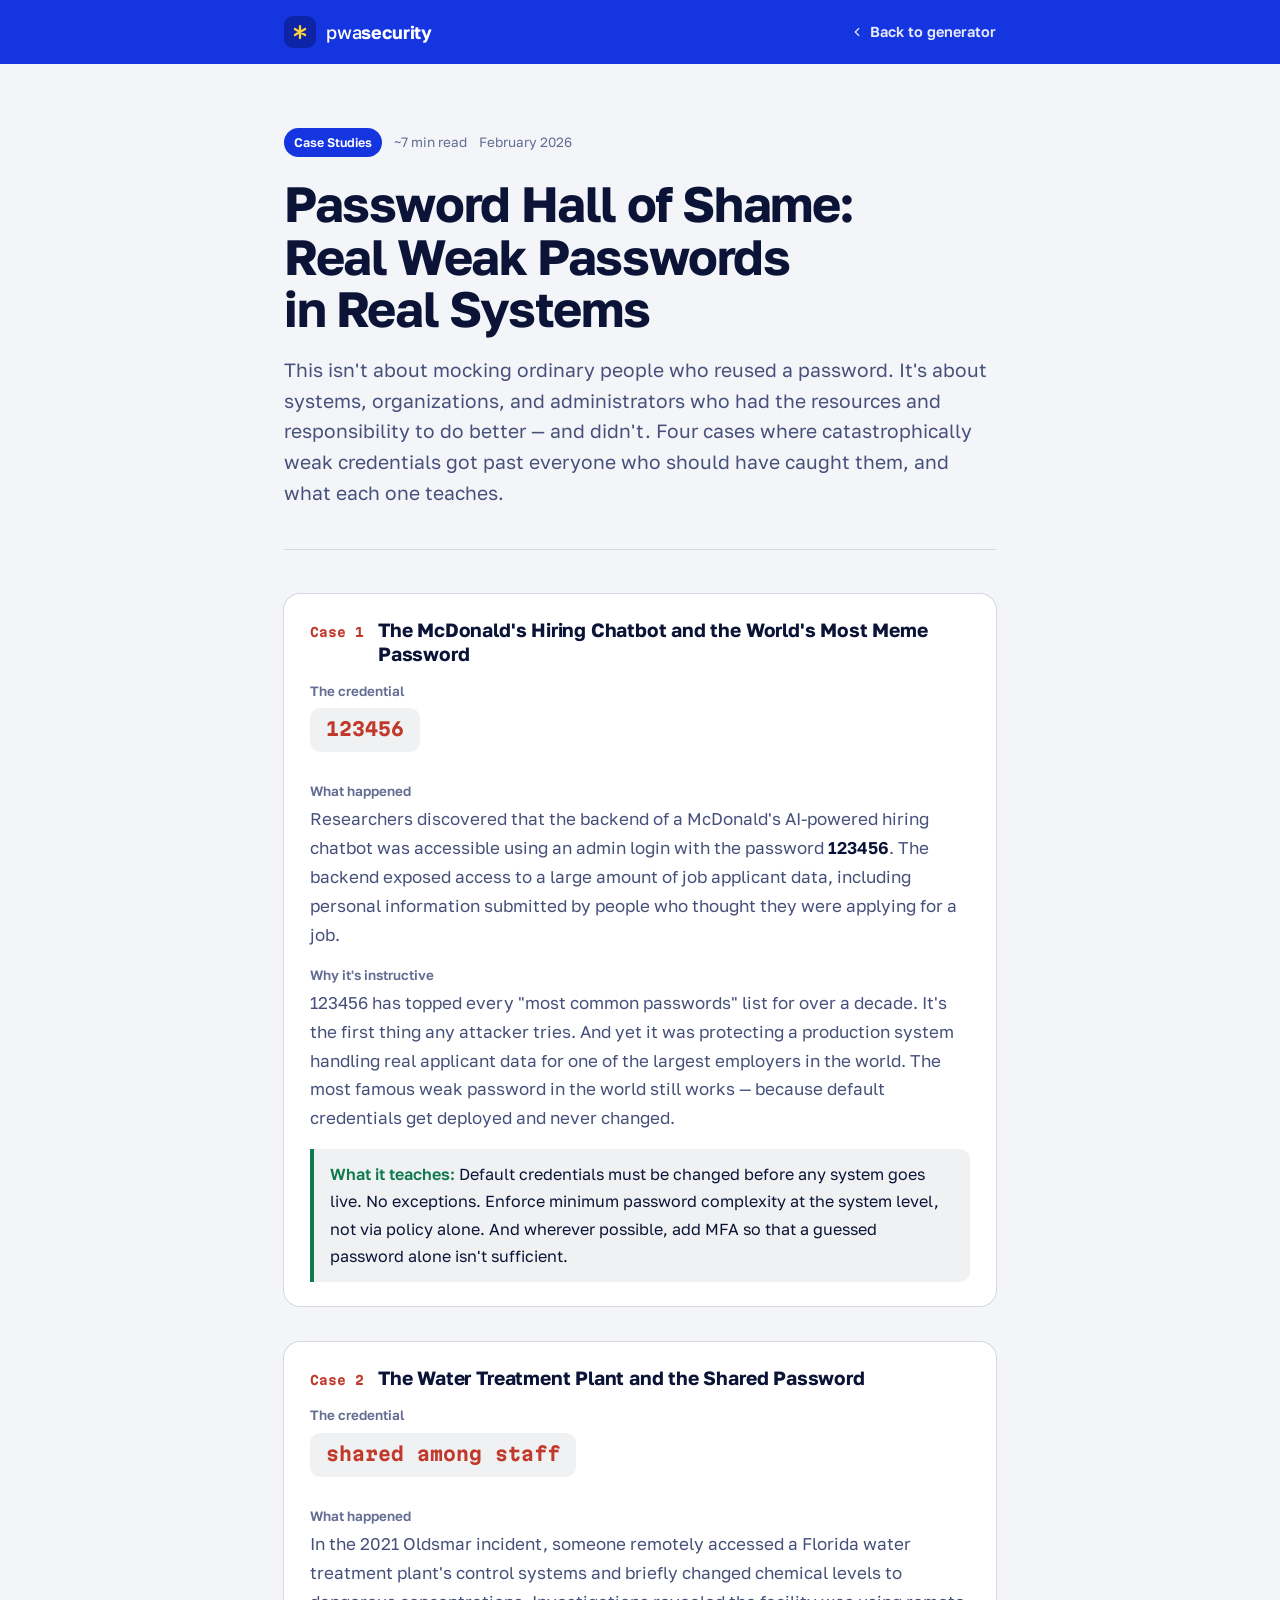
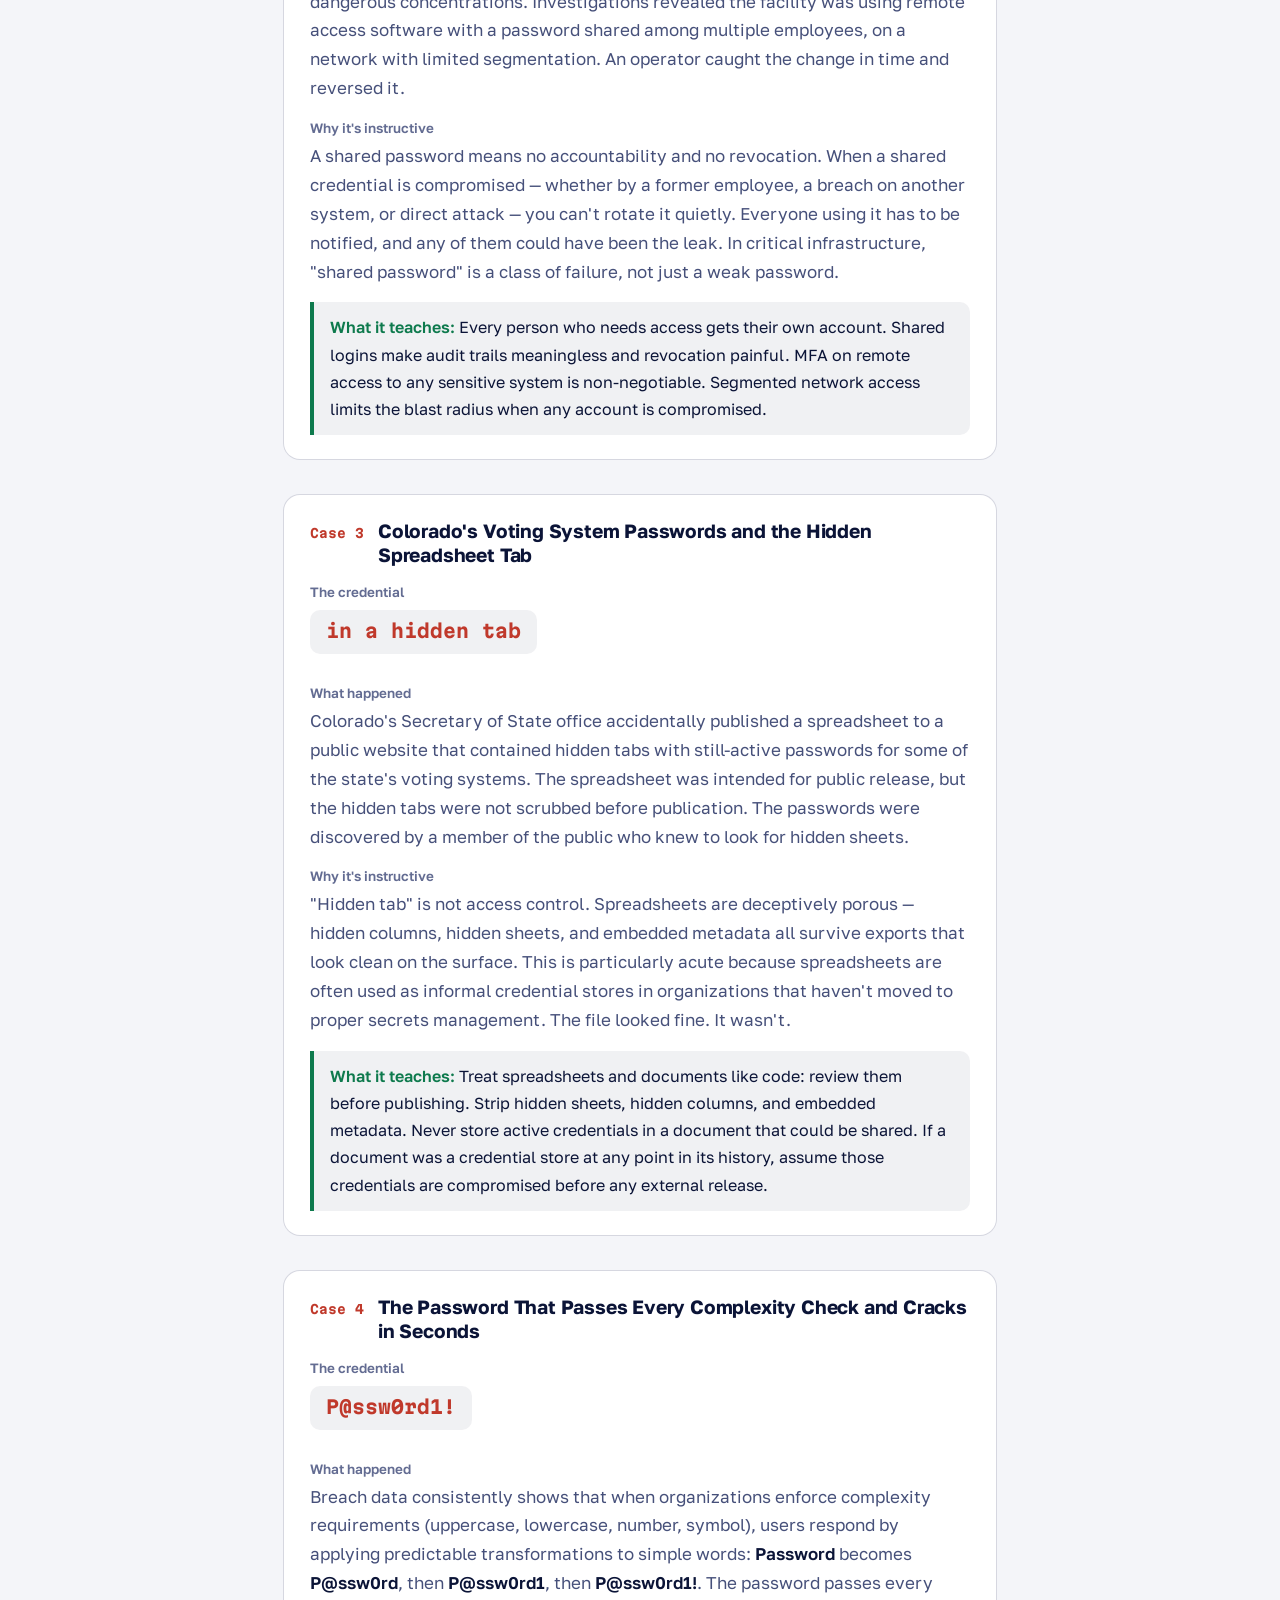
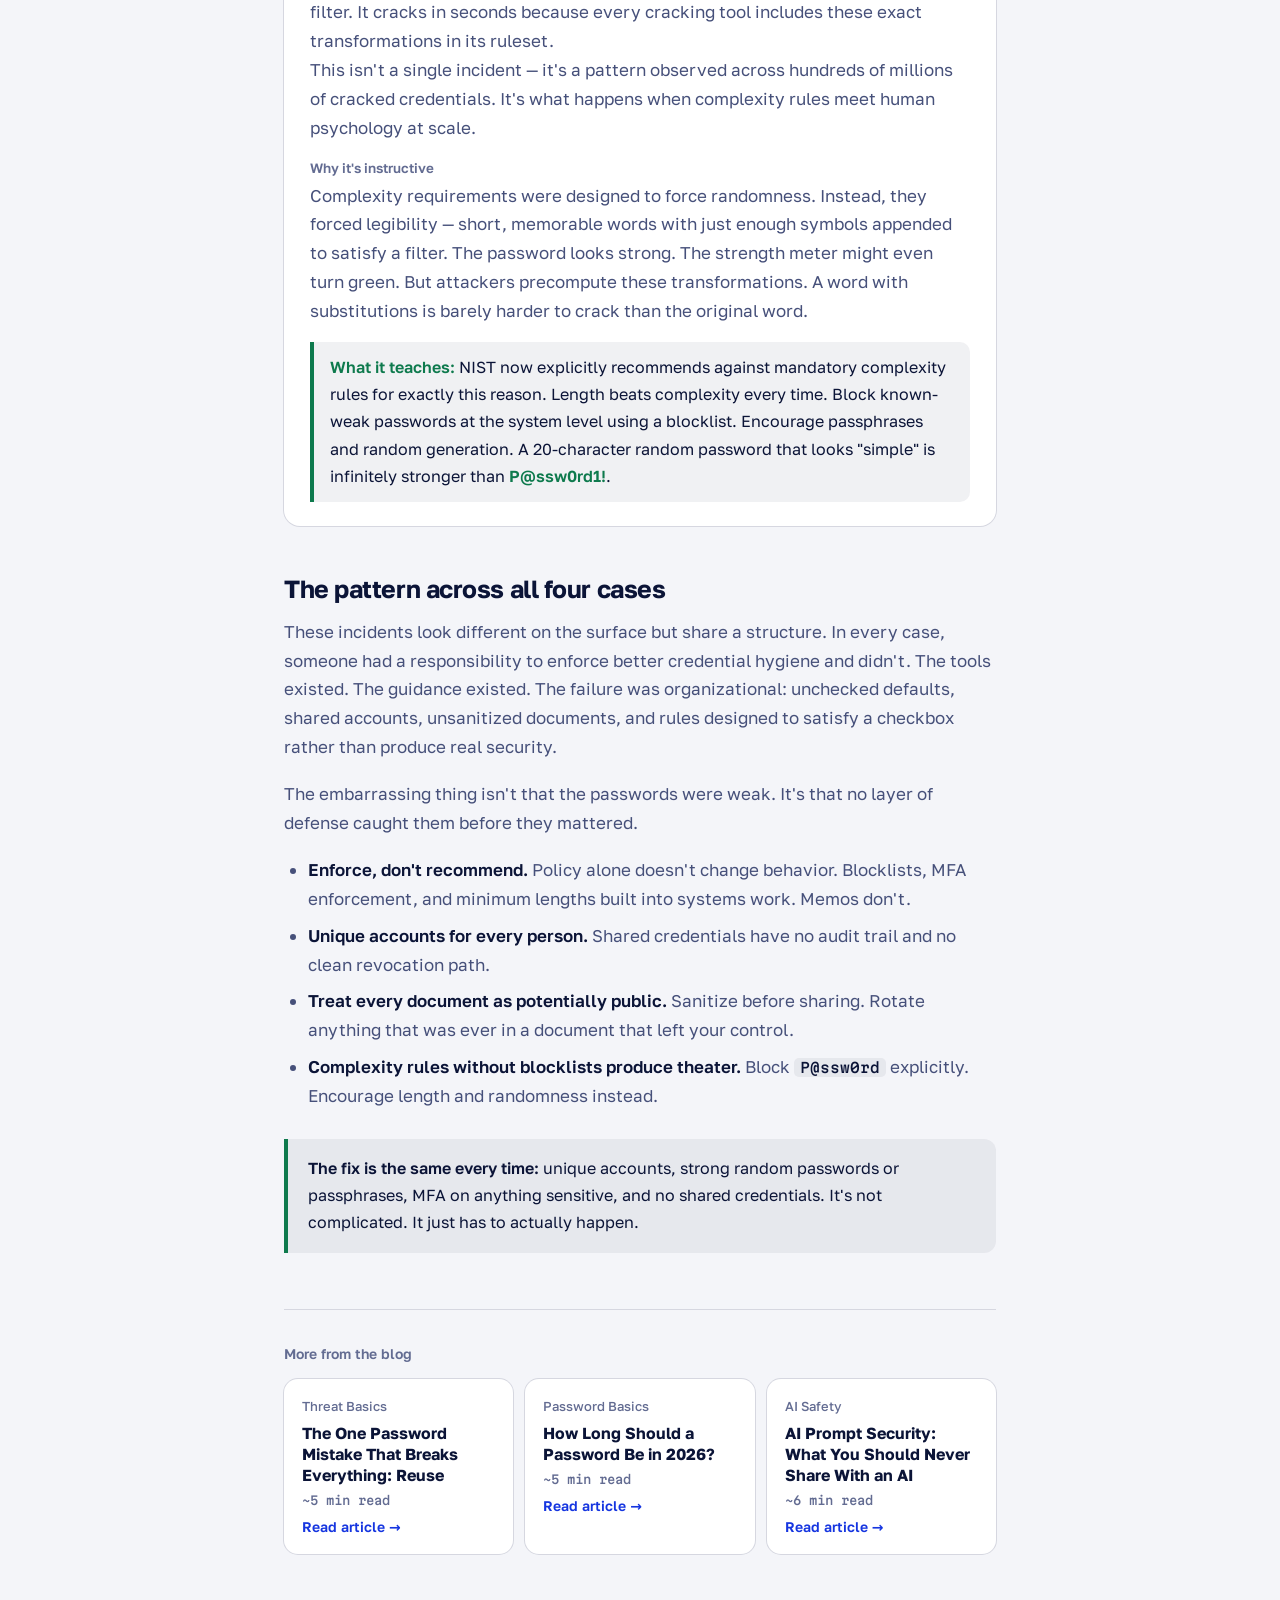
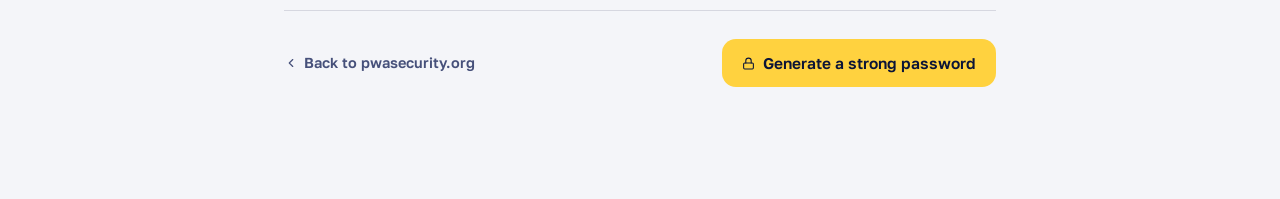
<file: password-hall-of-shame.html>
<!DOCTYPE html>
<html lang="en">
<head>
    <meta charset="UTF-8">
    <meta name="viewport" content="width=device-width, initial-scale=1.0">
    <title>Password Hall of Shame: Real Weak Passwords in Real Systems | pwasecurity</title>
    <meta name="description" content="Not roasting normal people. Roasting the systems that should have known better. Four real cases where catastrophically weak passwords got past the people responsible for security.">
    <link rel="canonical" href="https://pwasecurity.org/password-hall-of-shame.html">
    <link rel="icon" href="/favicon.svg" type="image/svg+xml">
    <meta name="theme-color" content="#1535E0">

    <meta property="og:type" content="article">
    <meta property="og:url" content="https://pwasecurity.org/password-hall-of-shame.html">
    <meta property="og:title" content="Password Hall of Shame: Real Weak Passwords in Real Systems">
    <meta property="og:description" content="Not roasting normal people. Roasting the systems that should have known better. Four real cases where catastrophically weak passwords got past the people responsible for security.">
    <meta property="og:site_name" content="pwasecurity">

    <link rel="preload" href="fonts/golos-text-latin.woff2" as="font" type="font/woff2" crossorigin>
    <link rel="stylesheet" href="pages.css">
</head>
<body>

    <nav class="nav">
        <a href="/" class="nav-logo">pwa<span>security</span></a>
        <a href="/" class="nav-back">
            <svg width="14" height="14" viewBox="0 0 24 24" fill="none" stroke="currentColor" stroke-width="2" stroke-linecap="round" stroke-linejoin="round"><polyline points="15 18 9 12 15 6"/></svg>
            Back to generator
        </a>
    </nav>

    <article class="article-wrap">

        <div class="article-meta">
            <span class="badge badge-category">Case Studies</span>
            <span class="read-time">~7 min read</span>
            <span class="article-date">February 2026</span>
        </div>

        <h1 class="article-title">Password Hall of Shame: Real Weak Passwords in Real Systems</h1>

        <p class="article-intro">This isn't about mocking ordinary people who reused a password. It's about systems, organizations, and administrators who had the resources and responsibility to do better — and didn't. Four cases where catastrophically weak credentials got past everyone who should have caught them, and what each one teaches.</p>

        <div class="case-card">
            <div class="case-header">
                <span class="case-number">Case 1</span>
                <span class="case-title">The McDonald's Hiring Chatbot and the World's Most Meme Password</span>
            </div>

            <div class="case-section">
                <div class="case-label">The credential</div>
                <div class="case-password">123456</div>
            </div>

            <div class="case-section">
                <div class="case-label">What happened</div>
                <p>Researchers discovered that the backend of a McDonald's AI-powered hiring chatbot was accessible using an admin login with the password <strong>123456</strong>. The backend exposed access to a large amount of job applicant data, including personal information submitted by people who thought they were applying for a job.</p>
            </div>

            <div class="case-section">
                <div class="case-label">Why it's instructive</div>
                <p>123456 has topped every "most common passwords" list for over a decade. It's the first thing any attacker tries. And yet it was protecting a production system handling real applicant data for one of the largest employers in the world. The most famous weak password in the world still works — because default credentials get deployed and never changed.</p>
            </div>

            <div class="case-lesson">
                <strong>What it teaches:</strong> Default credentials must be changed before any system goes live. No exceptions. Enforce minimum password complexity at the system level, not via policy alone. And wherever possible, add MFA so that a guessed password alone isn't sufficient.
            </div>
        </div>

        <div class="case-card">
            <div class="case-header">
                <span class="case-number">Case 2</span>
                <span class="case-title">The Water Treatment Plant and the Shared Password</span>
            </div>

            <div class="case-section">
                <div class="case-label">The credential</div>
                <div class="case-password">shared among staff</div>
            </div>

            <div class="case-section">
                <div class="case-label">What happened</div>
                <p>In the 2021 Oldsmar incident, someone remotely accessed a Florida water treatment plant's control systems and briefly changed chemical levels to dangerous concentrations. Investigations revealed the facility was using remote access software with a password shared among multiple employees, on a network with limited segmentation. An operator caught the change in time and reversed it.</p>
            </div>

            <div class="case-section">
                <div class="case-label">Why it's instructive</div>
                <p>A shared password means no accountability and no revocation. When a shared credential is compromised — whether by a former employee, a breach on another system, or direct attack — you can't rotate it quietly. Everyone using it has to be notified, and any of them could have been the leak. In critical infrastructure, "shared password" is a class of failure, not just a weak password.</p>
            </div>

            <div class="case-lesson">
                <strong>What it teaches:</strong> Every person who needs access gets their own account. Shared logins make audit trails meaningless and revocation painful. MFA on remote access to any sensitive system is non-negotiable. Segmented network access limits the blast radius when any account is compromised.
            </div>
        </div>

        <div class="case-card">
            <div class="case-header">
                <span class="case-number">Case 3</span>
                <span class="case-title">Colorado's Voting System Passwords and the Hidden Spreadsheet Tab</span>
            </div>

            <div class="case-section">
                <div class="case-label">The credential</div>
                <div class="case-password">in a hidden tab</div>
            </div>

            <div class="case-section">
                <div class="case-label">What happened</div>
                <p>Colorado's Secretary of State office accidentally published a spreadsheet to a public website that contained hidden tabs with still-active passwords for some of the state's voting systems. The spreadsheet was intended for public release, but the hidden tabs were not scrubbed before publication. The passwords were discovered by a member of the public who knew to look for hidden sheets.</p>
            </div>

            <div class="case-section">
                <div class="case-label">Why it's instructive</div>
                <p>"Hidden tab" is not access control. Spreadsheets are deceptively porous — hidden columns, hidden sheets, and embedded metadata all survive exports that look clean on the surface. This is particularly acute because spreadsheets are often used as informal credential stores in organizations that haven't moved to proper secrets management. The file looked fine. It wasn't.</p>
            </div>

            <div class="case-lesson">
                <strong>What it teaches:</strong> Treat spreadsheets and documents like code: review them before publishing. Strip hidden sheets, hidden columns, and embedded metadata. Never store active credentials in a document that could be shared. If a document was a credential store at any point in its history, assume those credentials are compromised before any external release.
            </div>
        </div>

        <div class="case-card">
            <div class="case-header">
                <span class="case-number">Case 4</span>
                <span class="case-title">The Password That Passes Every Complexity Check and Cracks in Seconds</span>
            </div>

            <div class="case-section">
                <div class="case-label">The credential</div>
                <div class="case-password">P@ssw0rd1!</div>
            </div>

            <div class="case-section">
                <div class="case-label">What happened</div>
                <p>Breach data consistently shows that when organizations enforce complexity requirements (uppercase, lowercase, number, symbol), users respond by applying predictable transformations to simple words: <strong>Password</strong> becomes <strong>P@ssw0rd</strong>, then <strong>P@ssw0rd1</strong>, then <strong>P@ssw0rd1!</strong>. The password passes every filter. It cracks in seconds because every cracking tool includes these exact transformations in its ruleset.</p>
                <p>This isn't a single incident — it's a pattern observed across hundreds of millions of cracked credentials. It's what happens when complexity rules meet human psychology at scale.</p>
            </div>

            <div class="case-section">
                <div class="case-label">Why it's instructive</div>
                <p>Complexity requirements were designed to force randomness. Instead, they forced legibility — short, memorable words with just enough symbols appended to satisfy a filter. The password looks strong. The strength meter might even turn green. But attackers precompute these transformations. A word with substitutions is barely harder to crack than the original word.</p>
            </div>

            <div class="case-lesson">
                <strong>What it teaches:</strong> NIST now explicitly recommends against mandatory complexity rules for exactly this reason. Length beats complexity every time. Block known-weak passwords at the system level using a blocklist. Encourage passphrases and random generation. A 20-character random password that looks "simple" is infinitely stronger than <strong>P@ssw0rd1!</strong>.
            </div>
        </div>

        <h2>The pattern across all four cases</h2>

        <p>These incidents look different on the surface but share a structure. In every case, someone had a responsibility to enforce better credential hygiene and didn't. The tools existed. The guidance existed. The failure was organizational: unchecked defaults, shared accounts, unsanitized documents, and rules designed to satisfy a checkbox rather than produce real security.</p>

        <p>The embarrassing thing isn't that the passwords were weak. It's that no layer of defense caught them before they mattered.</p>

        <ul>
            <li><strong>Enforce, don't recommend.</strong> Policy alone doesn't change behavior. Blocklists, MFA enforcement, and minimum lengths built into systems work. Memos don't.</li>
            <li><strong>Unique accounts for every person.</strong> Shared credentials have no audit trail and no clean revocation path.</li>
            <li><strong>Treat every document as potentially public.</strong> Sanitize before sharing. Rotate anything that was ever in a document that left your control.</li>
            <li><strong>Complexity rules without blocklists produce theater.</strong> Block <code>P@ssw0rd</code> explicitly. Encourage length and randomness instead.</li>
        </ul>

        <div class="callout green">
            <p><strong>The fix is the same every time:</strong> unique accounts, strong random passwords or passphrases, MFA on anything sensitive, and no shared credentials. It's not complicated. It just has to actually happen.</p>
        </div>

        <div class="related-articles">
            <p class="related-articles-label">More from the blog</p>
            <div class="related-grid">
                <a class="related-card" href="/password-reuse.html">
                    <span class="related-badge">Threat Basics</span>
                    <span class="related-title">The One Password Mistake That Breaks Everything: Reuse</span>
                    <span class="related-meta">~5 min read</span>
                    <span class="related-cta">Read article →</span>
                </a>
                <a class="related-card" href="/password-length-2026.html">
                    <span class="related-badge">Password Basics</span>
                    <span class="related-title">How Long Should a Password Be in 2026?</span>
                    <span class="related-meta">~5 min read</span>
                    <span class="related-cta">Read article →</span>
                </a>
                <a class="related-card" href="/ai-prompt-security.html">
                    <span class="related-badge">AI Safety</span>
                    <span class="related-title">AI Prompt Security: What You Should Never Share With an AI</span>
                    <span class="related-meta">~6 min read</span>
                    <span class="related-cta">Read article →</span>
                </a>
            </div>
        </div>

        <div class="article-footer">
            <a href="/" class="footer-back">
                <svg width="14" height="14" viewBox="0 0 24 24" fill="none" stroke="currentColor" stroke-width="2" stroke-linecap="round" stroke-linejoin="round"><polyline points="15 18 9 12 15 6"/></svg>
                Back to pwasecurity.org
            </a>
            <a href="/" class="footer-tool-link">
                <svg width="13" height="13" viewBox="0 0 24 24" fill="none" stroke="currentColor" stroke-width="2" stroke-linecap="round" stroke-linejoin="round"><rect x="3" y="11" width="18" height="11" rx="2"/><path d="M7 11V7a5 5 0 0 1 10 0v4"/></svg>
                Generate a strong password
            </a>
        </div>

    </article>

</body>
</html>
</file>
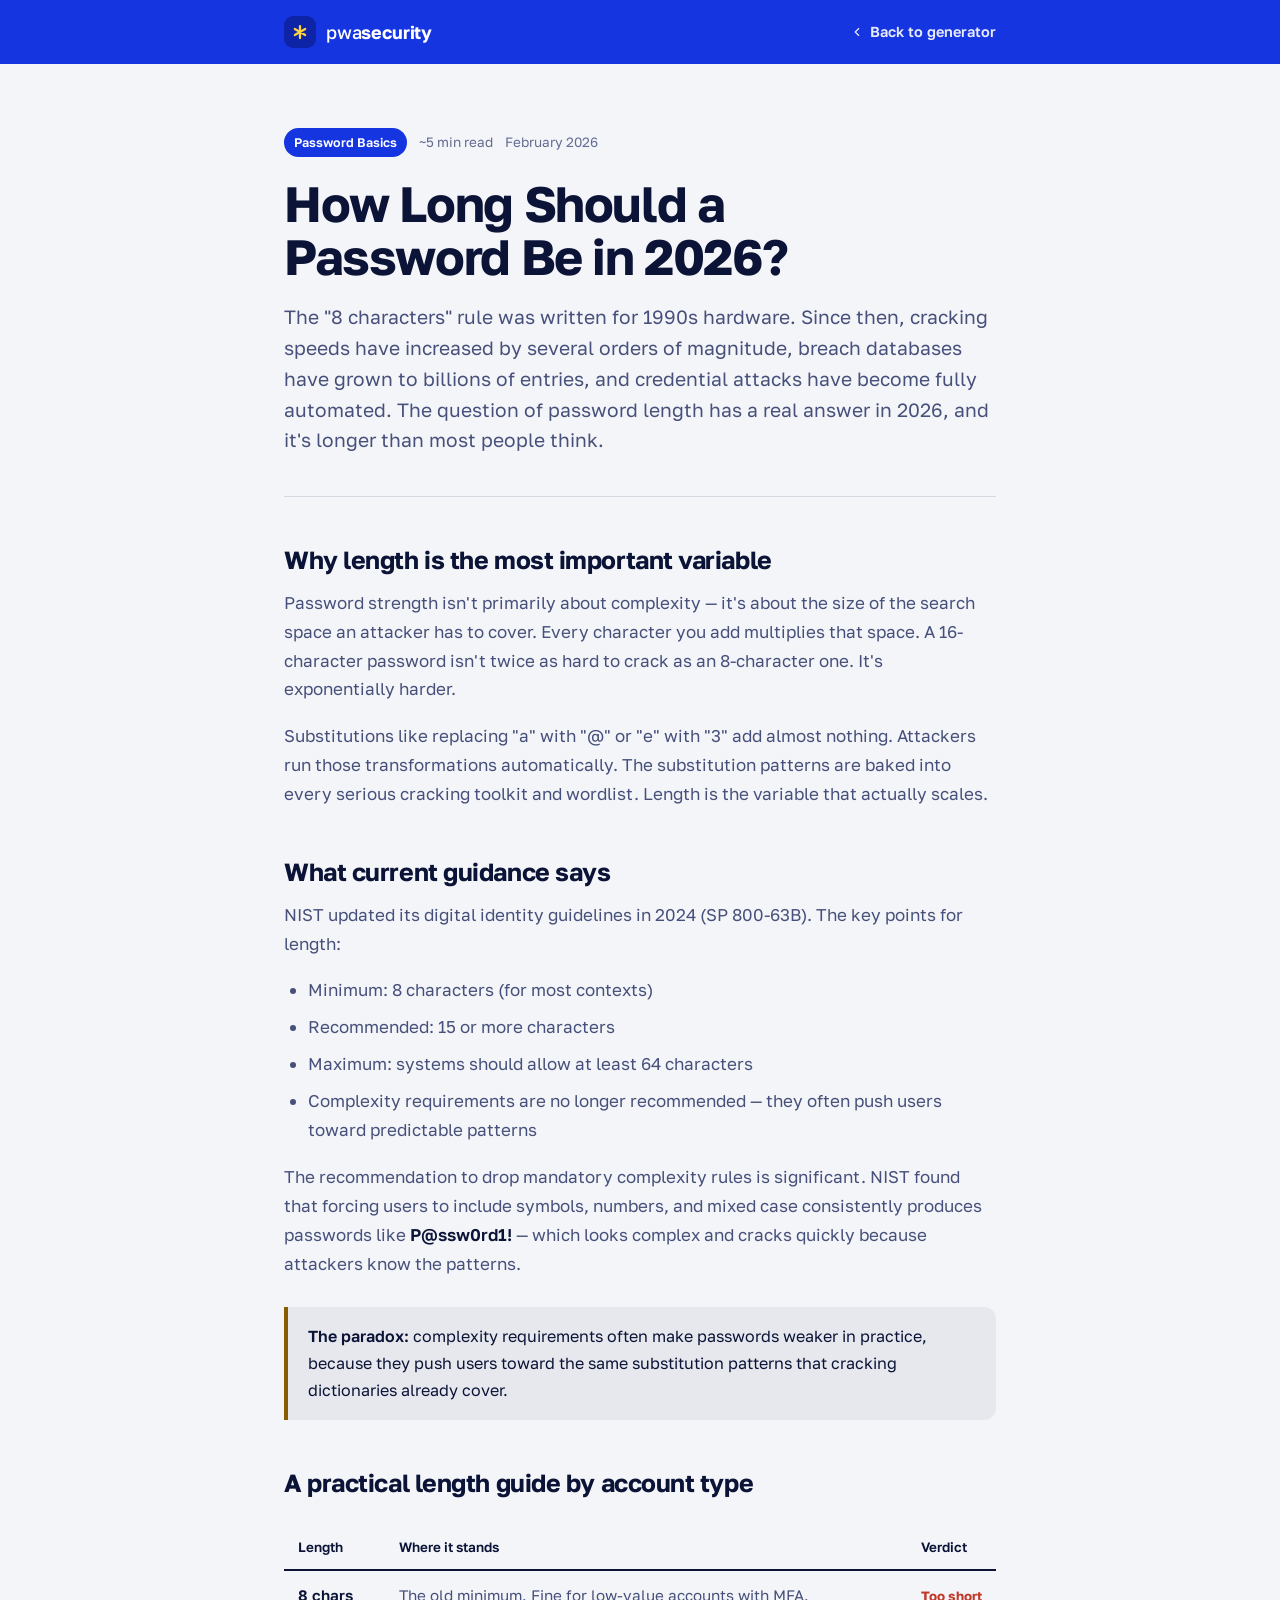
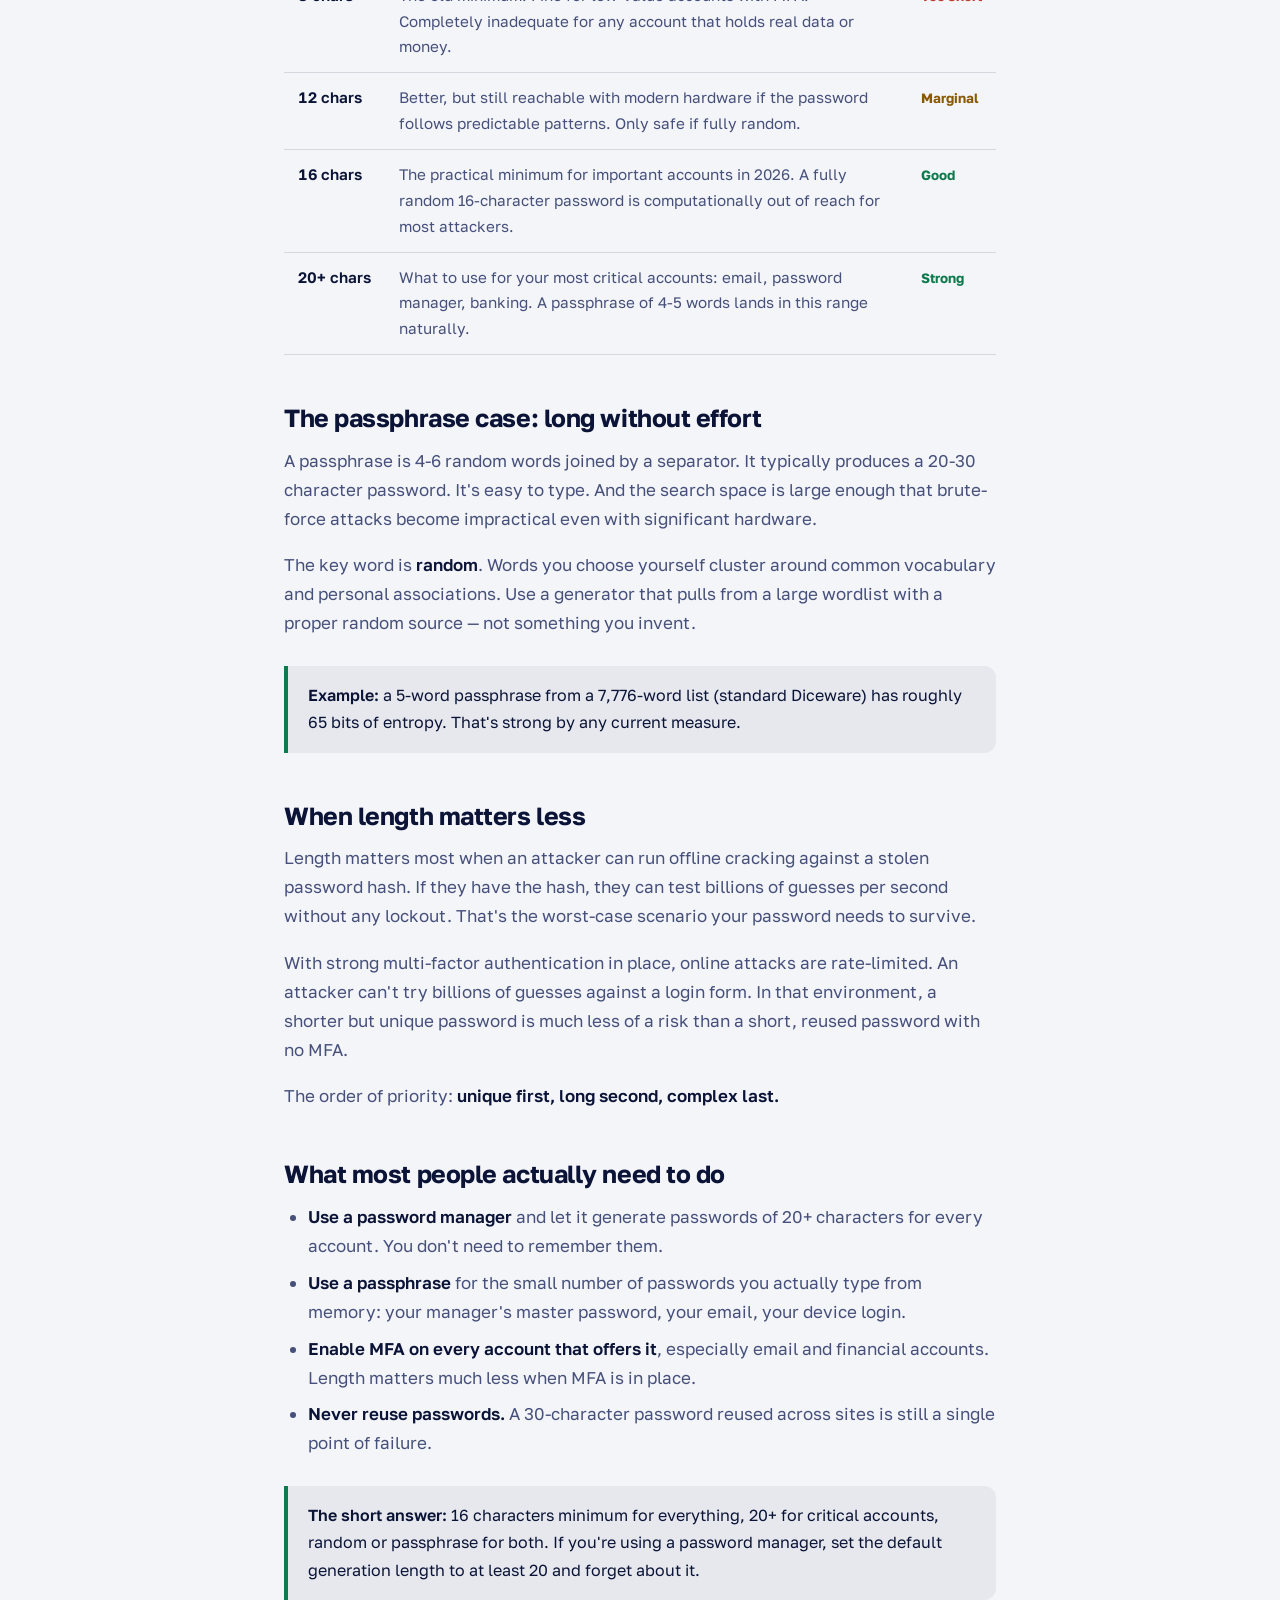
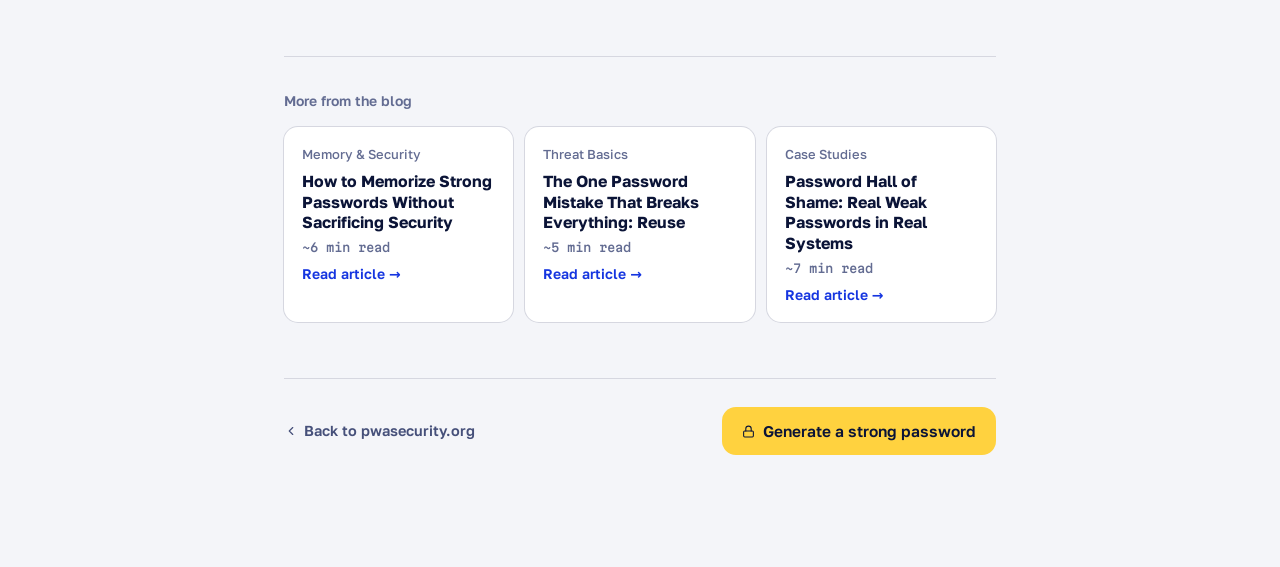
<file: password-length-2026.html>
<!DOCTYPE html>
<html lang="en">
<head>
    <meta charset="UTF-8">
    <meta name="viewport" content="width=device-width, initial-scale=1.0">
    <title>How Long Should a Password Be in 2026? | pwasecurity</title>
    <meta name="description" content="The 8-character rule was written for 1990s hardware. Here's what password length actually means in 2026, and how long yours need to be.">
    <link rel="canonical" href="https://pwasecurity.org/password-length-2026.html">
    <link rel="icon" href="/favicon.svg" type="image/svg+xml">
    <meta name="theme-color" content="#1535E0">

    <meta property="og:type" content="article">
    <meta property="og:url" content="https://pwasecurity.org/password-length-2026.html">
    <meta property="og:title" content="How Long Should a Password Be in 2026?">
    <meta property="og:description" content="The 8-character rule was written for 1990s hardware. Here's what password length actually means in 2026, and how long yours need to be.">
    <meta property="og:site_name" content="pwasecurity">

    <link rel="preload" href="fonts/golos-text-latin.woff2" as="font" type="font/woff2" crossorigin>
    <link rel="stylesheet" href="pages.css">
</head>
<body>

    <nav class="nav">
        <a href="/" class="nav-logo">pwa<span>security</span></a>
        <a href="/" class="nav-back">
            <svg width="14" height="14" viewBox="0 0 24 24" fill="none" stroke="currentColor" stroke-width="2" stroke-linecap="round" stroke-linejoin="round"><polyline points="15 18 9 12 15 6"/></svg>
            Back to generator
        </a>
    </nav>

    <article class="article-wrap">

        <div class="article-meta">
            <span class="badge badge-category">Password Basics</span>
            <span class="read-time">~5 min read</span>
            <span class="article-date">February 2026</span>
        </div>

        <h1 class="article-title">How Long Should a Password Be in 2026?</h1>

        <p class="article-intro">The "8 characters" rule was written for 1990s hardware. Since then, cracking speeds have increased by several orders of magnitude, breach databases have grown to billions of entries, and credential attacks have become fully automated. The question of password length has a real answer in 2026, and it's longer than most people think.</p>

        <h2>Why length is the most important variable</h2>

        <p>Password strength isn't primarily about complexity — it's about the size of the search space an attacker has to cover. Every character you add multiplies that space. A 16-character password isn't twice as hard to crack as an 8-character one. It's exponentially harder.</p>

        <p>Substitutions like replacing "a" with "@" or "e" with "3" add almost nothing. Attackers run those transformations automatically. The substitution patterns are baked into every serious cracking toolkit and wordlist. Length is the variable that actually scales.</p>

        <h2>What current guidance says</h2>

        <p>NIST updated its digital identity guidelines in 2024 (SP 800-63B). The key points for length:</p>

        <ul>
            <li>Minimum: 8 characters (for most contexts)</li>
            <li>Recommended: 15 or more characters</li>
            <li>Maximum: systems should allow at least 64 characters</li>
            <li>Complexity requirements are no longer recommended — they often push users toward predictable patterns</li>
        </ul>

        <p>The recommendation to drop mandatory complexity rules is significant. NIST found that forcing users to include symbols, numbers, and mixed case consistently produces passwords like <strong>P@ssw0rd1!</strong> — which looks complex and cracks quickly because attackers know the patterns.</p>

        <div class="callout amber">
            <p><strong>The paradox:</strong> complexity requirements often make passwords weaker in practice, because they push users toward the same substitution patterns that cracking dictionaries already cover.</p>
        </div>

        <h2>A practical length guide by account type</h2>

        <table class="length-table">
            <thead>
                <tr>
                    <th>Length</th>
                    <th>Where it stands</th>
                    <th>Verdict</th>
                </tr>
            </thead>
            <tbody>
                <tr>
                    <td>8 chars</td>
                    <td>The old minimum. Fine for low-value accounts with MFA. Completely inadequate for any account that holds real data or money.</td>
                    <td><span class="verdict bad">Too short</span></td>
                </tr>
                <tr>
                    <td>12 chars</td>
                    <td>Better, but still reachable with modern hardware if the password follows predictable patterns. Only safe if fully random.</td>
                    <td><span class="verdict ok">Marginal</span></td>
                </tr>
                <tr>
                    <td>16 chars</td>
                    <td>The practical minimum for important accounts in 2026. A fully random 16-character password is computationally out of reach for most attackers.</td>
                    <td><span class="verdict good">Good</span></td>
                </tr>
                <tr>
                    <td>20+ chars</td>
                    <td>What to use for your most critical accounts: email, password manager, banking. A passphrase of 4-5 words lands in this range naturally.</td>
                    <td><span class="verdict good">Strong</span></td>
                </tr>
            </tbody>
        </table>

        <h2>The passphrase case: long without effort</h2>

        <p>A passphrase is 4-6 random words joined by a separator. It typically produces a 20-30 character password. It's easy to type. And the search space is large enough that brute-force attacks become impractical even with significant hardware.</p>

        <p>The key word is <strong>random</strong>. Words you choose yourself cluster around common vocabulary and personal associations. Use a generator that pulls from a large wordlist with a proper random source — not something you invent.</p>

        <div class="callout green">
            <p><strong>Example:</strong> a 5-word passphrase from a 7,776-word list (standard Diceware) has roughly 65 bits of entropy. That's strong by any current measure.</p>
        </div>

        <h2>When length matters less</h2>

        <p>Length matters most when an attacker can run offline cracking against a stolen password hash. If they have the hash, they can test billions of guesses per second without any lockout. That's the worst-case scenario your password needs to survive.</p>

        <p>With strong multi-factor authentication in place, online attacks are rate-limited. An attacker can't try billions of guesses against a login form. In that environment, a shorter but unique password is much less of a risk than a short, reused password with no MFA.</p>

        <p>The order of priority: <strong>unique first, long second, complex last.</strong></p>

        <h2>What most people actually need to do</h2>

        <ul>
            <li><strong>Use a password manager</strong> and let it generate passwords of 20+ characters for every account. You don't need to remember them.</li>
            <li><strong>Use a passphrase</strong> for the small number of passwords you actually type from memory: your manager's master password, your email, your device login.</li>
            <li><strong>Enable MFA on every account that offers it</strong>, especially email and financial accounts. Length matters much less when MFA is in place.</li>
            <li><strong>Never reuse passwords.</strong> A 30-character password reused across sites is still a single point of failure.</li>
        </ul>

        <div class="callout green">
            <p><strong>The short answer:</strong> 16 characters minimum for everything, 20+ for critical accounts, random or passphrase for both. If you're using a password manager, set the default generation length to at least 20 and forget about it.</p>
        </div>

        <div class="related-articles">
            <p class="related-articles-label">More from the blog</p>
            <div class="related-grid">
                <a class="related-card" href="/memorize-passwords.html">
                    <span class="related-badge">Memory &amp; Security</span>
                    <span class="related-title">How to Memorize Strong Passwords Without Sacrificing Security</span>
                    <span class="related-meta">~6 min read</span>
                    <span class="related-cta">Read article →</span>
                </a>
                <a class="related-card" href="/password-reuse.html">
                    <span class="related-badge">Threat Basics</span>
                    <span class="related-title">The One Password Mistake That Breaks Everything: Reuse</span>
                    <span class="related-meta">~5 min read</span>
                    <span class="related-cta">Read article →</span>
                </a>
                <a class="related-card" href="/password-hall-of-shame.html">
                    <span class="related-badge">Case Studies</span>
                    <span class="related-title">Password Hall of Shame: Real Weak Passwords in Real Systems</span>
                    <span class="related-meta">~7 min read</span>
                    <span class="related-cta">Read article →</span>
                </a>
            </div>
        </div>

        <div class="article-footer">
            <a href="/" class="footer-back">
                <svg width="14" height="14" viewBox="0 0 24 24" fill="none" stroke="currentColor" stroke-width="2" stroke-linecap="round" stroke-linejoin="round"><polyline points="15 18 9 12 15 6"/></svg>
                Back to pwasecurity.org
            </a>
            <a href="/" class="footer-tool-link">
                <svg width="13" height="13" viewBox="0 0 24 24" fill="none" stroke="currentColor" stroke-width="2" stroke-linecap="round" stroke-linejoin="round"><rect x="3" y="11" width="18" height="11" rx="2"/><path d="M7 11V7a5 5 0 0 1 10 0v4"/></svg>
                Generate a strong password
            </a>
        </div>

    </article>

</body>
</html>
</file>
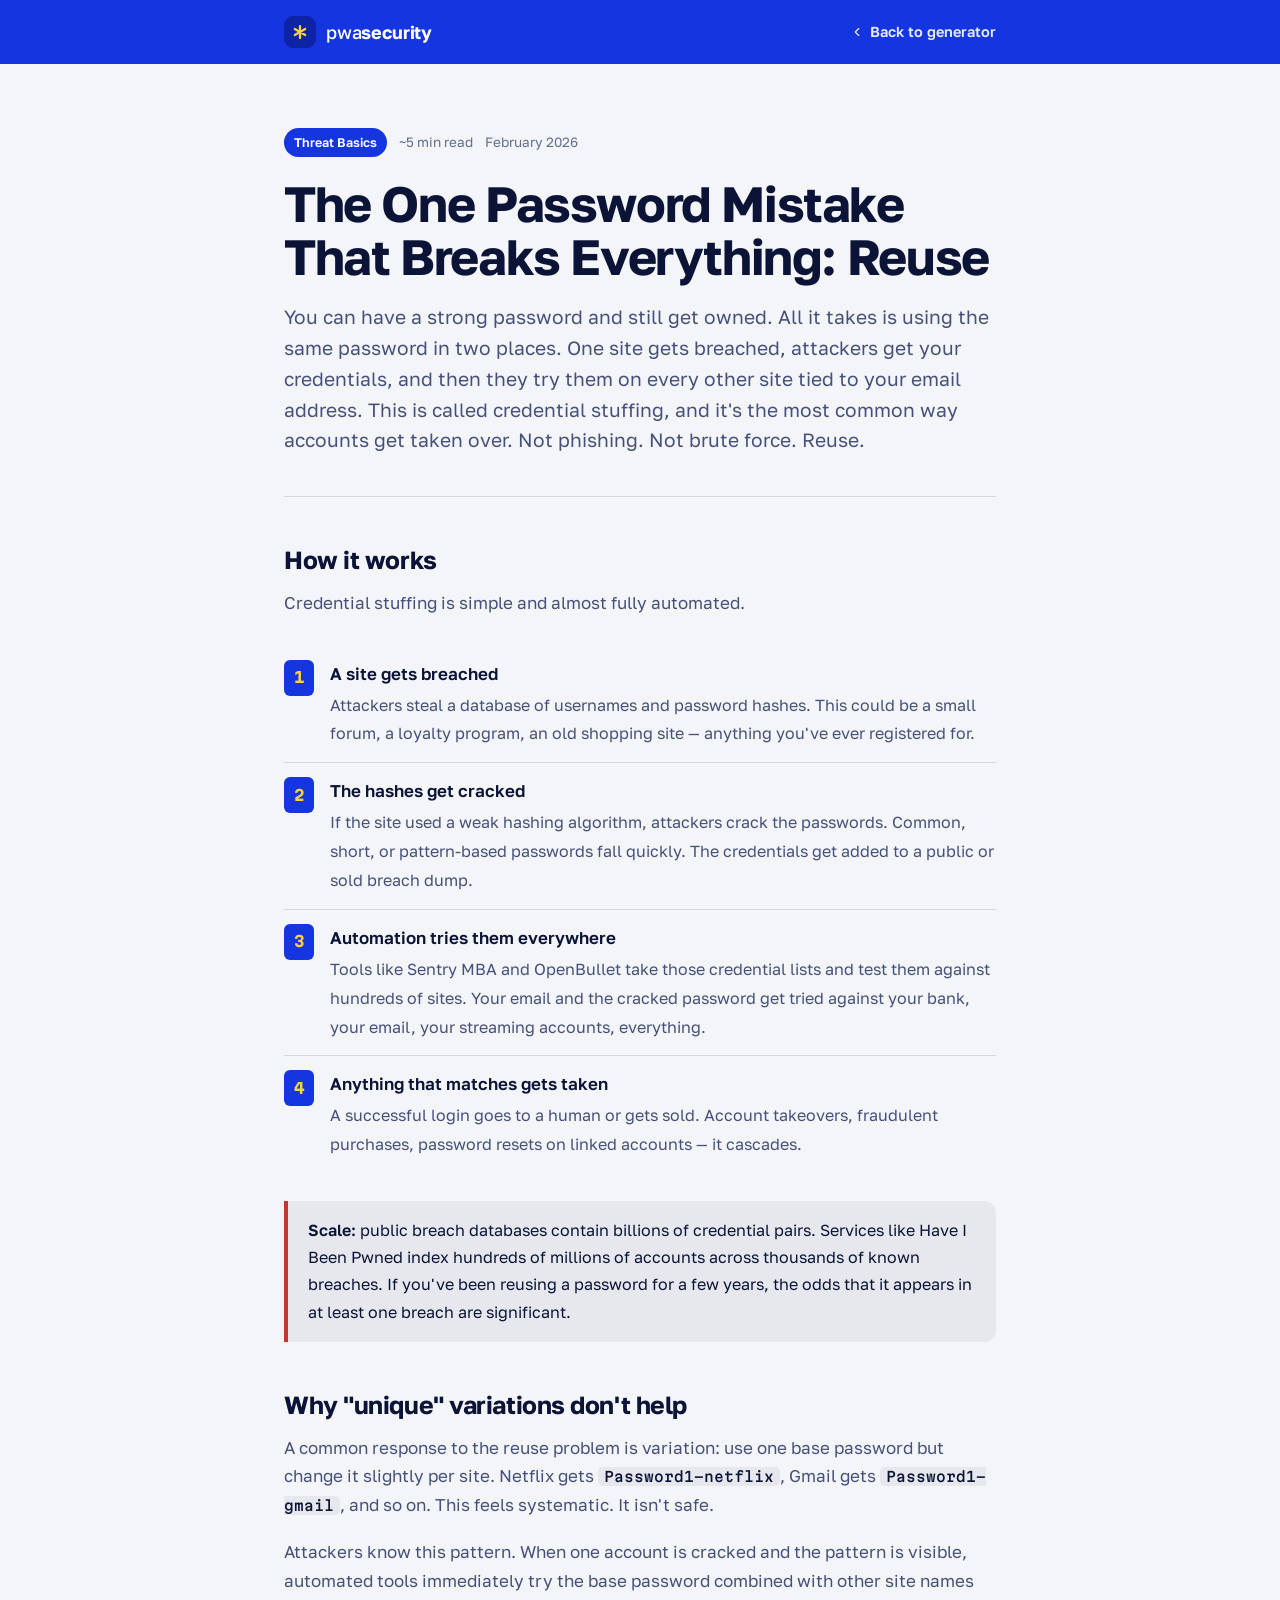
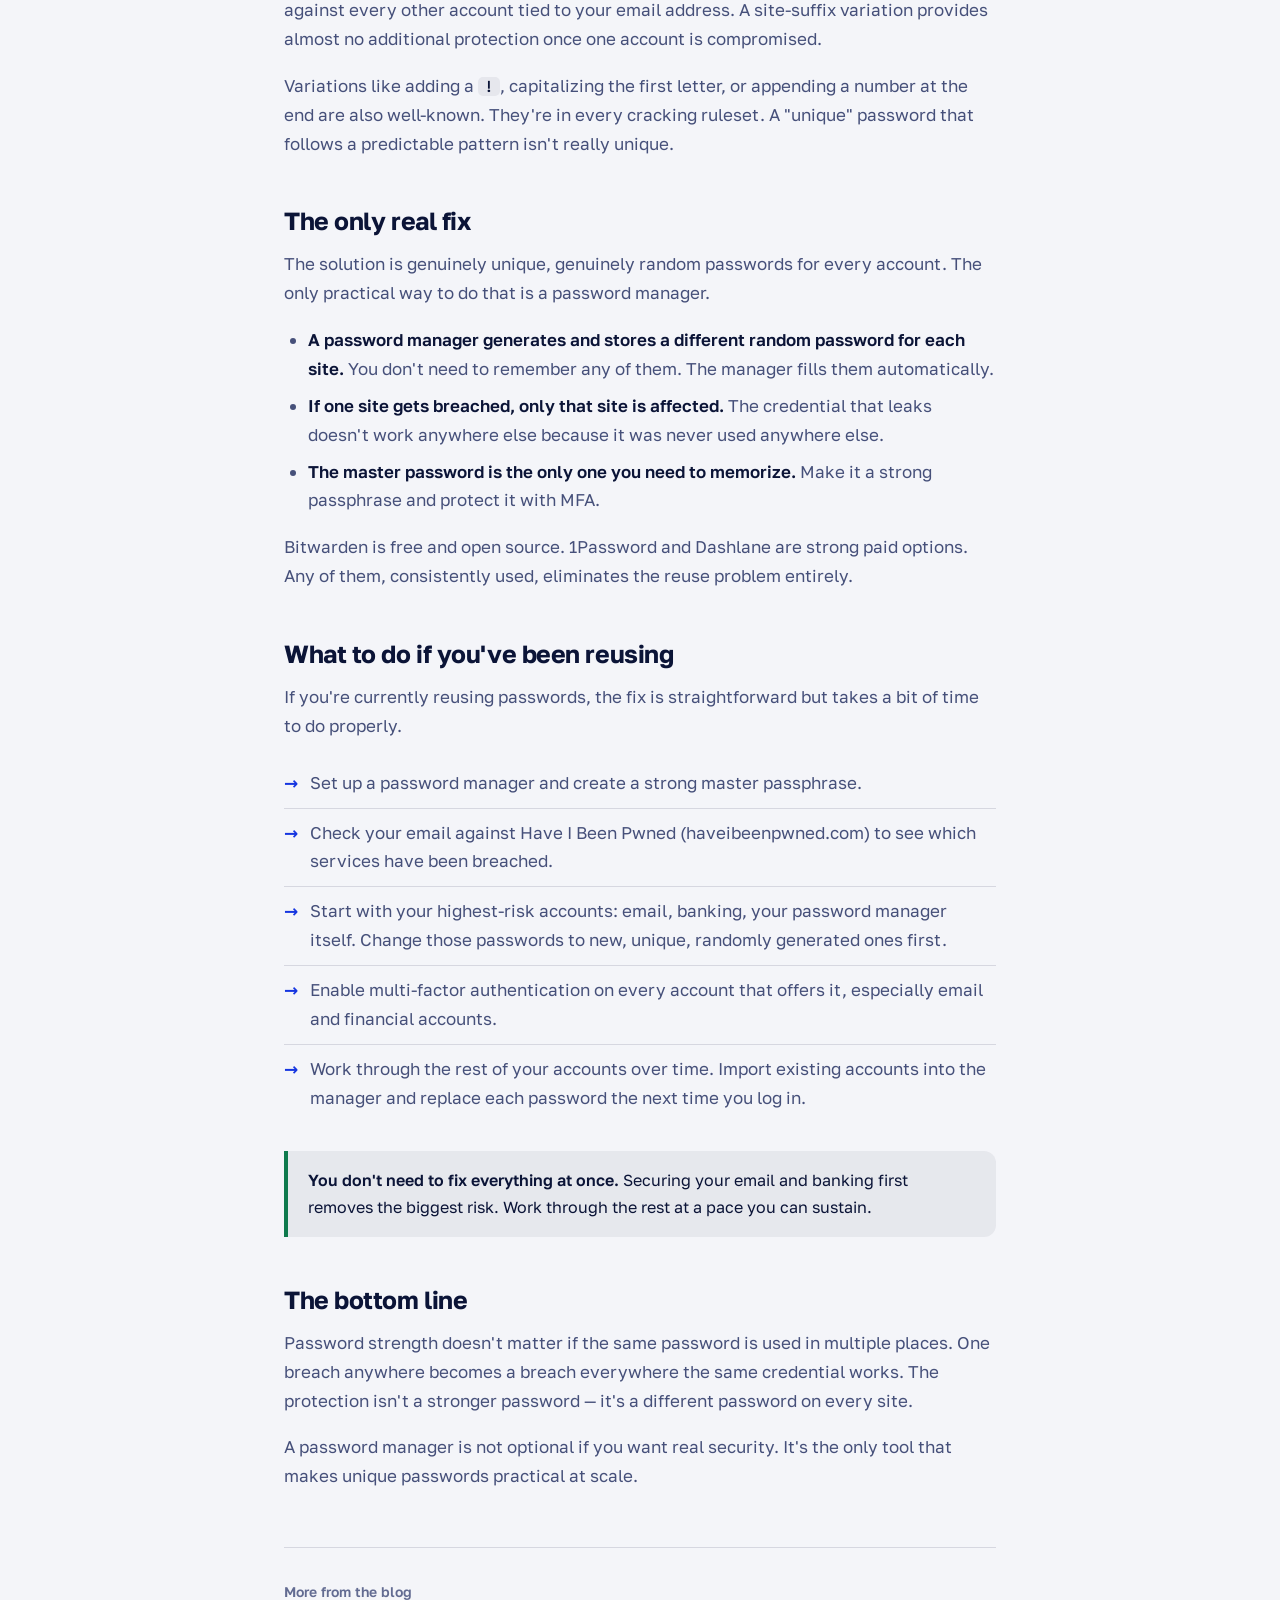
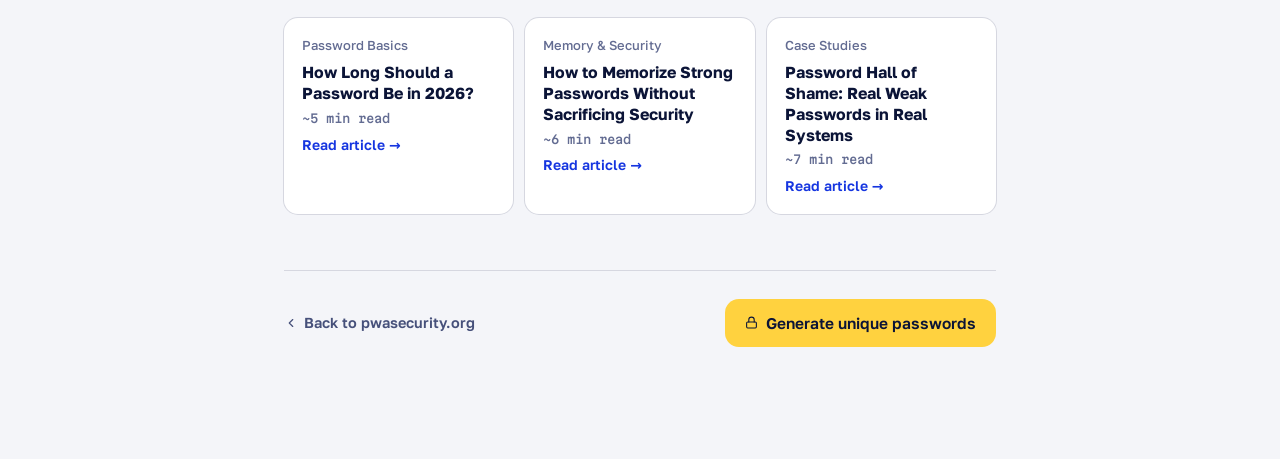
<file: password-reuse.html>
<!DOCTYPE html>
<html lang="en">
<head>
    <meta charset="UTF-8">
    <meta name="viewport" content="width=device-width, initial-scale=1.0">
    <title>The One Password Mistake That Breaks Everything: Reuse | pwasecurity</title>
    <meta name="description" content="Password reuse is how one small breach becomes twenty. Here's how credential stuffing works, why your 'unique' variations don't help, and what to actually do.">
    <link rel="canonical" href="https://pwasecurity.org/password-reuse.html">
    <link rel="icon" href="/favicon.svg" type="image/svg+xml">
    <meta name="theme-color" content="#1535E0">

    <meta property="og:type" content="article">
    <meta property="og:url" content="https://pwasecurity.org/password-reuse.html">
    <meta property="og:title" content="The One Password Mistake That Breaks Everything: Reuse">
    <meta property="og:description" content="Password reuse is how one small breach becomes twenty. Here's how credential stuffing works and what to actually do.">
    <meta property="og:site_name" content="pwasecurity">

    <link rel="preload" href="fonts/golos-text-latin.woff2" as="font" type="font/woff2" crossorigin>
    <link rel="stylesheet" href="pages.css">
</head>
<body>

    <nav class="nav">
        <a href="/" class="nav-logo">pwa<span>security</span></a>
        <a href="/" class="nav-back">
            <svg width="14" height="14" viewBox="0 0 24 24" fill="none" stroke="currentColor" stroke-width="2" stroke-linecap="round" stroke-linejoin="round"><polyline points="15 18 9 12 15 6"/></svg>
            Back to generator
        </a>
    </nav>

    <article class="article-wrap">

        <div class="article-meta">
            <span class="badge badge-category">Threat Basics</span>
            <span class="read-time">~5 min read</span>
            <span class="article-date">February 2026</span>
        </div>

        <h1 class="article-title">The One Password Mistake That Breaks Everything: Reuse</h1>

        <p class="article-intro">You can have a strong password and still get owned. All it takes is using the same password in two places. One site gets breached, attackers get your credentials, and then they try them on every other site tied to your email address. This is called credential stuffing, and it's the most common way accounts get taken over. Not phishing. Not brute force. Reuse.</p>

        <h2>How it works</h2>

        <p>Credential stuffing is simple and almost fully automated.</p>

        <div class="flow-steps">
            <div class="flow-step">
                <div class="flow-num">1</div>
                <div class="flow-body">
                    <strong>A site gets breached</strong>
                    <span>Attackers steal a database of usernames and password hashes. This could be a small forum, a loyalty program, an old shopping site — anything you've ever registered for.</span>
                </div>
            </div>
            <div class="flow-step">
                <div class="flow-num">2</div>
                <div class="flow-body">
                    <strong>The hashes get cracked</strong>
                    <span>If the site used a weak hashing algorithm, attackers crack the passwords. Common, short, or pattern-based passwords fall quickly. The credentials get added to a public or sold breach dump.</span>
                </div>
            </div>
            <div class="flow-step">
                <div class="flow-num">3</div>
                <div class="flow-body">
                    <strong>Automation tries them everywhere</strong>
                    <span>Tools like Sentry MBA and OpenBullet take those credential lists and test them against hundreds of sites. Your email and the cracked password get tried against your bank, your email, your streaming accounts, everything.</span>
                </div>
            </div>
            <div class="flow-step">
                <div class="flow-num">4</div>
                <div class="flow-body">
                    <strong>Anything that matches gets taken</strong>
                    <span>A successful login goes to a human or gets sold. Account takeovers, fraudulent purchases, password resets on linked accounts — it cascades.</span>
                </div>
            </div>
        </div>

        <div class="callout red">
            <p><strong>Scale:</strong> public breach databases contain billions of credential pairs. Services like Have I Been Pwned index hundreds of millions of accounts across thousands of known breaches. If you've been reusing a password for a few years, the odds that it appears in at least one breach are significant.</p>
        </div>

        <h2>Why "unique" variations don't help</h2>

        <p>A common response to the reuse problem is variation: use one base password but change it slightly per site. Netflix gets <code>Password1-netflix</code>, Gmail gets <code>Password1-gmail</code>, and so on. This feels systematic. It isn't safe.</p>

        <p>Attackers know this pattern. When one account is cracked and the pattern is visible, automated tools immediately try the base password combined with other site names against every other account tied to your email address. A site-suffix variation provides almost no additional protection once one account is compromised.</p>

        <p>Variations like adding a <code>!</code>, capitalizing the first letter, or appending a number at the end are also well-known. They're in every cracking ruleset. A "unique" password that follows a predictable pattern isn't really unique.</p>

        <h2>The only real fix</h2>

        <p>The solution is genuinely unique, genuinely random passwords for every account. The only practical way to do that is a password manager.</p>

        <ul>
            <li><strong>A password manager generates and stores a different random password for each site.</strong> You don't need to remember any of them. The manager fills them automatically.</li>
            <li><strong>If one site gets breached, only that site is affected.</strong> The credential that leaks doesn't work anywhere else because it was never used anywhere else.</li>
            <li><strong>The master password is the only one you need to memorize.</strong> Make it a strong passphrase and protect it with MFA.</li>
        </ul>

        <p>Bitwarden is free and open source. 1Password and Dashlane are strong paid options. Any of them, consistently used, eliminates the reuse problem entirely.</p>

        <h2>What to do if you've been reusing</h2>

        <p>If you're currently reusing passwords, the fix is straightforward but takes a bit of time to do properly.</p>

        <ul class="action-list">
            <li>Set up a password manager and create a strong master passphrase.</li>
            <li>Check your email against Have I Been Pwned (haveibeenpwned.com) to see which services have been breached.</li>
            <li>Start with your highest-risk accounts: email, banking, your password manager itself. Change those passwords to new, unique, randomly generated ones first.</li>
            <li>Enable multi-factor authentication on every account that offers it, especially email and financial accounts.</li>
            <li>Work through the rest of your accounts over time. Import existing accounts into the manager and replace each password the next time you log in.</li>
        </ul>

        <div class="callout green">
            <p><strong>You don't need to fix everything at once.</strong> Securing your email and banking first removes the biggest risk. Work through the rest at a pace you can sustain.</p>
        </div>

        <h2>The bottom line</h2>

        <p>Password strength doesn't matter if the same password is used in multiple places. One breach anywhere becomes a breach everywhere the same credential works. The protection isn't a stronger password — it's a different password on every site.</p>

        <p>A password manager is not optional if you want real security. It's the only tool that makes unique passwords practical at scale.</p>

        <div class="related-articles">
            <p class="related-articles-label">More from the blog</p>
            <div class="related-grid">
                <a class="related-card" href="/password-length-2026.html">
                    <span class="related-badge">Password Basics</span>
                    <span class="related-title">How Long Should a Password Be in 2026?</span>
                    <span class="related-meta">~5 min read</span>
                    <span class="related-cta">Read article →</span>
                </a>
                <a class="related-card" href="/memorize-passwords.html">
                    <span class="related-badge">Memory &amp; Security</span>
                    <span class="related-title">How to Memorize Strong Passwords Without Sacrificing Security</span>
                    <span class="related-meta">~6 min read</span>
                    <span class="related-cta">Read article →</span>
                </a>
                <a class="related-card" href="/password-hall-of-shame.html">
                    <span class="related-badge">Case Studies</span>
                    <span class="related-title">Password Hall of Shame: Real Weak Passwords in Real Systems</span>
                    <span class="related-meta">~7 min read</span>
                    <span class="related-cta">Read article →</span>
                </a>
            </div>
        </div>

        <div class="article-footer">
            <a href="/" class="footer-back">
                <svg width="14" height="14" viewBox="0 0 24 24" fill="none" stroke="currentColor" stroke-width="2" stroke-linecap="round" stroke-linejoin="round"><polyline points="15 18 9 12 15 6"/></svg>
                Back to pwasecurity.org
            </a>
            <a href="/" class="footer-tool-link">
                <svg width="13" height="13" viewBox="0 0 24 24" fill="none" stroke="currentColor" stroke-width="2" stroke-linecap="round" stroke-linejoin="round"><rect x="3" y="11" width="18" height="11" rx="2"/><path d="M7 11V7a5 5 0 0 1 10 0v4"/></svg>
                Generate unique passwords
            </a>
        </div>

    </article>

</body>
</html>
</file>
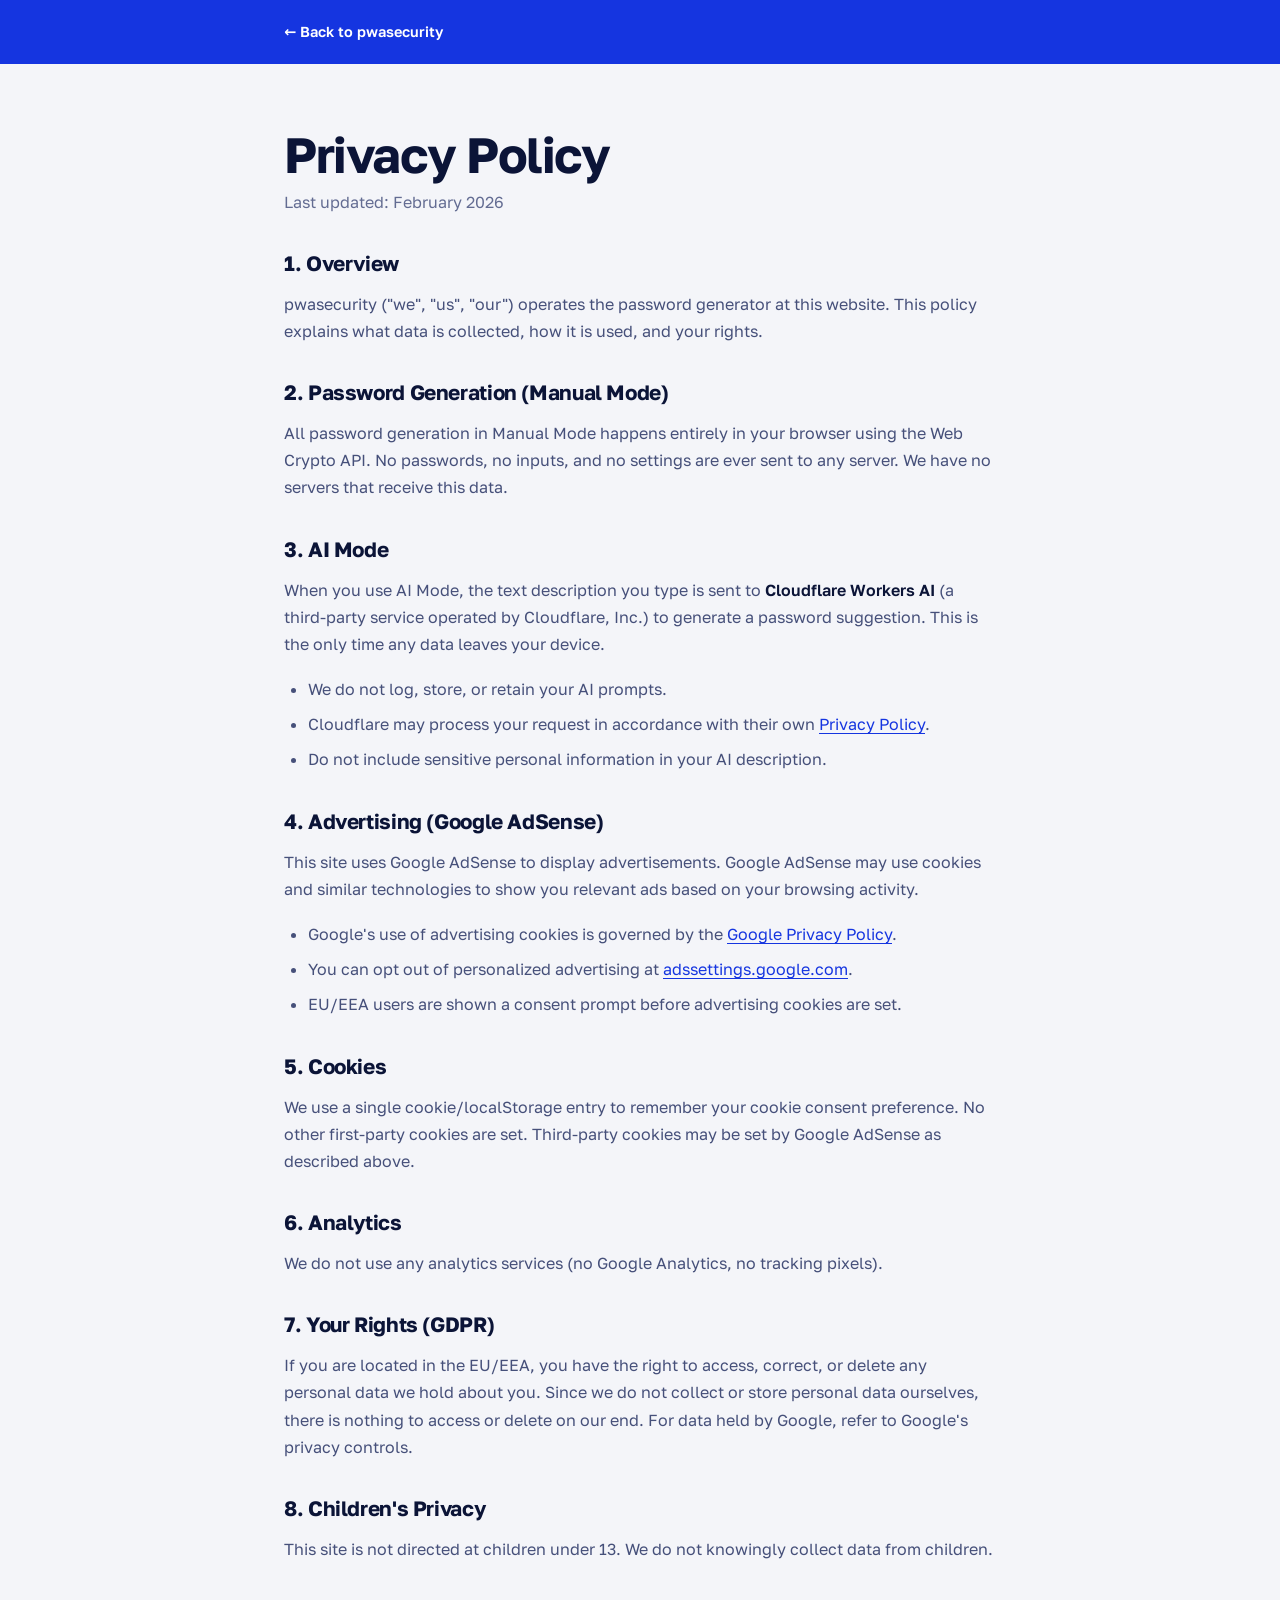
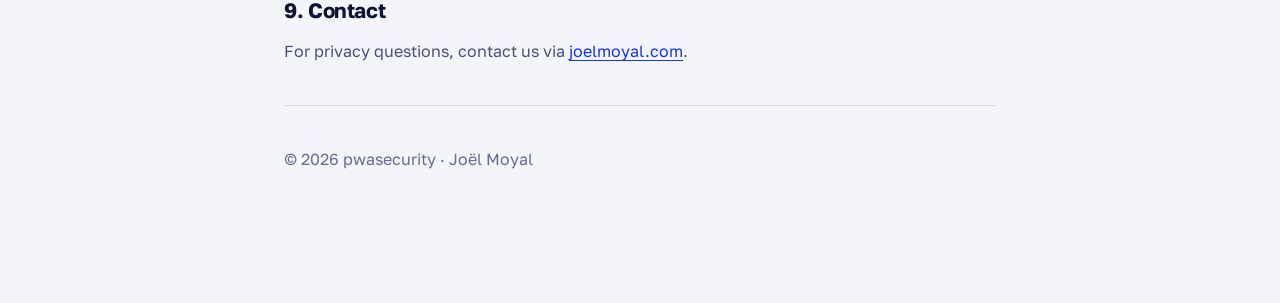
<file: privacy.html>
<!DOCTYPE html>
<html lang="en">
<head>
    <meta charset="UTF-8">
    <meta name="viewport" content="width=device-width, initial-scale=1.0">
    <title>Privacy Policy — pwasecurity</title>
    <link rel="icon" href="/favicon.svg" type="image/svg+xml">
    <meta name="theme-color" content="#1535E0">
    <link rel="preload" href="fonts/golos-text-latin.woff2" as="font" type="font/woff2" crossorigin>
    <link rel="stylesheet" href="pages.css">
</head>
<body>
    <nav><a href="/">← Back to pwasecurity</a></nav>
    <div class="page">
        <h1>Privacy Policy</h1>
        <p class="updated">Last updated: February 2026</p>

        <h2>1. Overview</h2>
        <p>pwasecurity ("we", "us", "our") operates the password generator at this website. This policy explains what data is collected, how it is used, and your rights.</p>

        <h2>2. Password Generation (Manual Mode)</h2>
        <p>All password generation in Manual Mode happens entirely in your browser using the Web Crypto API. No passwords, no inputs, and no settings are ever sent to any server. We have no servers that receive this data.</p>

        <h2>3. AI Mode</h2>
        <p>When you use AI Mode, the text description you type is sent to <strong>Cloudflare Workers AI</strong> (a third-party service operated by Cloudflare, Inc.) to generate a password suggestion. This is the only time any data leaves your device.</p>
        <ul>
            <li>We do not log, store, or retain your AI prompts.</li>
            <li>Cloudflare may process your request in accordance with their own <a href="https://www.cloudflare.com/privacypolicy/" target="_blank">Privacy Policy</a>.</li>
            <li>Do not include sensitive personal information in your AI description.</li>
        </ul>

        <h2>4. Advertising (Google AdSense)</h2>
        <p>This site uses Google AdSense to display advertisements. Google AdSense may use cookies and similar technologies to show you relevant ads based on your browsing activity.</p>
        <ul>
            <li>Google's use of advertising cookies is governed by the <a href="https://policies.google.com/privacy" target="_blank">Google Privacy Policy</a>.</li>
            <li>You can opt out of personalized advertising at <a href="https://adssettings.google.com" target="_blank">adssettings.google.com</a>.</li>
            <li>EU/EEA users are shown a consent prompt before advertising cookies are set.</li>
        </ul>

        <h2>5. Cookies</h2>
        <p>We use a single cookie/localStorage entry to remember your cookie consent preference. No other first-party cookies are set. Third-party cookies may be set by Google AdSense as described above.</p>

        <h2>6. Analytics</h2>
        <p>We do not use any analytics services (no Google Analytics, no tracking pixels).</p>

        <h2>7. Your Rights (GDPR)</h2>
        <p>If you are located in the EU/EEA, you have the right to access, correct, or delete any personal data we hold about you. Since we do not collect or store personal data ourselves, there is nothing to access or delete on our end. For data held by Google, refer to Google's privacy controls.</p>

        <h2>8. Children's Privacy</h2>
        <p>This site is not directed at children under 13. We do not knowingly collect data from children.</p>

        <h2>9. Contact</h2>
        <p>For privacy questions, contact us via <a href="https://joelmoyal.com" target="_blank">joelmoyal.com</a>.</p>

        <hr>
        <p class="fineprint">© 2026 pwasecurity · Joël Moyal</p>
    </div>
</body>
</html>
</file>
<file: pages.css>
/* pwasecurity: shared styles for the articles, the privacy policy and the 404 page.
   Same tokens and typefaces as the generator in index.html. */

@font-face {
    font-family: 'Martian Mono';
    font-style: normal;
    font-weight: 100 800;
    font-display: swap;
    src: url('fonts/martian-mono-latin.woff2') format('woff2');
    unicode-range: U+0000-00FF,U+0131,U+0152-0153,U+02BB-02BC,U+02C6,U+02DA,U+02DC,U+0304,U+0308,U+0329,U+2000-206F,U+20AC,U+2122,U+2191,U+2193,U+2212,U+2215,U+FEFF,U+FFFD;
}
@font-face {
    font-family: 'Golos Text';
    font-style: normal;
    font-weight: 400 900;
    font-display: swap;
    src: url('fonts/golos-text-latin.woff2') format('woff2');
    unicode-range: U+0000-00FF,U+0131,U+0152-0153,U+02BB-02BC,U+02C6,U+02DA,U+02DC,U+0304,U+0308,U+0329,U+2000-206F,U+20AC,U+2122,U+2191,U+2193,U+2212,U+2215,U+FEFF,U+FFFD;
}
@font-face {
    font-family: 'Golos Text';
    font-style: normal;
    font-weight: 400 900;
    font-display: swap;
    src: url('fonts/golos-text-latin-ext.woff2') format('woff2');
    unicode-range: U+0100-02BA,U+02BD-02C5,U+02C7-02CC,U+02CE-02D7,U+02DD-02FF,U+1D00-1DBF,U+1E00-1E9F,U+1EF2-1EFF,U+2020,U+20A0-20AB,U+20AD-20C0,U+2113,U+2C60-2C7F,U+A720-A7FF;
}

:root {
    --cobalt:      #1535E0;
    --cobalt-deep: #0D24A6;
    --signal:      #FFD23F;
    --sky:         #9CC8FF;

    --paper:  #F4F5F9;
    --panel:  #FFFFFF;
    --ink:    #0B1437;
    --ink-2:  #46507A;
    --ink-3:  #636C92;
    --line:   rgba(11, 20, 55, 0.13);
    --tint:   rgba(11, 20, 55, 0.06);
    --accent: #1535E0;
    --good:   #0E7A4D;
    --caution:#8A5A00;
    --bad:    #C0392B;

    --font-ui:   'Golos Text', system-ui, -apple-system, 'Segoe UI', Roboto, 'Helvetica Neue', Arial, sans-serif;
    --font-mono: 'Martian Mono', ui-monospace, 'SF Mono', Menlo, Consolas, 'Liberation Mono', monospace;

    color-scheme: light;
}
@media (prefers-color-scheme: dark) {
    :root:not([data-theme="light"]) {
        --paper:  #070C26;
        --panel:  #101A4A;
        --ink:    #EEF1FF;
        --ink-2:  #B6BEE2;
        --ink-3:  #8D97C4;
        --line:   rgba(255, 255, 255, 0.15);
        --tint:   rgba(255, 255, 255, 0.07);
        --accent: #8FA6FF;
        --good:   #5FE6A9;
        --caution:#FFD23F;
        --bad:    #FF8A7B;
        color-scheme: dark;
    }
}
:root[data-theme="dark"] {
    --paper:  #070C26;
    --panel:  #101A4A;
    --ink:    #EEF1FF;
    --ink-2:  #B6BEE2;
    --ink-3:  #8D97C4;
    --line:   rgba(255, 255, 255, 0.15);
    --tint:   rgba(255, 255, 255, 0.07);
    --accent: #8FA6FF;
    --good:   #5FE6A9;
    --caution:#FFD23F;
    --bad:    #FF8A7B;
    color-scheme: dark;
}

*, *::before, *::after { box-sizing: border-box; }
html {
    background: var(--cobalt);
    -webkit-text-size-adjust: 100%;
    text-size-adjust: 100%;
}
body {
    margin: 0;
    min-height: 100vh;
    background: var(--paper);
    color: var(--ink);
    font: 400 17px/1.7 var(--font-ui);
    -webkit-font-smoothing: antialiased;
    -moz-osx-font-smoothing: grayscale;
}
a { color: var(--accent); text-underline-offset: 3px; }
:focus-visible { outline: 3px solid var(--focus, var(--accent)); outline-offset: 3px; }

/* ── Top bar ─────────────────────────────────────── */
nav {
    --focus: var(--signal);
    display: flex;
    align-items: center;
    justify-content: space-between;
    gap: 16px;
    min-height: 64px;
    padding: 0 max(24px, calc((100% - 760px) / 2 + 24px));
    background: var(--cobalt);
    color: #fff;
}
nav a {
    color: #fff;
    font-size: 14.5px;
    font-weight: 600;
    text-decoration: none;
}
nav a:hover { text-decoration: underline; }
.nav-logo {
    display: inline-flex;
    align-items: center;
    gap: 10px;
    font-size: 18px;
    font-weight: 500;
    letter-spacing: -0.01em;
}
.nav-logo::before {
    content: '';
    width: 32px;
    height: 32px;
    border-radius: 9px;
    background: var(--cobalt-deep) url("data:image/svg+xml,%3Csvg xmlns='http://www.w3.org/2000/svg' viewBox='0 0 24 24' fill='none' stroke='%23FFD23F' stroke-width='3' stroke-linecap='round'%3E%3Cpath d='M12 4v16M5.1 8l13.8 8M18.9 8L5.1 16'/%3E%3C/svg%3E") center / 18px no-repeat;
}
.nav-logo:hover { text-decoration: none; }
.nav-logo span { margin-left: -10px; font-weight: 700; }
.nav-back {
    display: inline-flex;
    align-items: center;
    gap: 6px;
    color: rgba(255, 255, 255, 0.9);
}

/* ── Article ─────────────────────────────────────── */
.article-wrap, .page {
    max-width: 760px;
    margin: 0 auto;
    padding: clamp(36px, 6vw, 64px) 24px clamp(64px, 10vw, 112px);
}
.article-meta {
    display: flex;
    align-items: center;
    flex-wrap: wrap;
    gap: 6px 12px;
    margin-bottom: 20px;
    font-size: 13.5px;
    color: var(--ink-3);
}
.badge {
    padding: 4px 10px;
    border-radius: 999px;
    background: var(--cobalt);
    color: #fff;
    font-size: 12.5px;
    font-weight: 600;
}
h1 {
    margin: 0 0 20px;
    font-size: clamp(2rem, 1.4rem + 2.6vw, 3.1rem);
    font-weight: 700;
    line-height: 1.06;
    letter-spacing: -0.028em;
    text-wrap: balance;
}
.article-intro {
    margin: 0 0 44px;
    padding-bottom: 40px;
    border-bottom: 1px solid var(--line);
    font-size: 1.2rem;
    line-height: 1.6;
    color: var(--ink-2);
    text-wrap: pretty;
}
h2 {
    margin: 48px 0 14px;
    font-size: 1.55rem;
    font-weight: 700;
    line-height: 1.2;
    letter-spacing: -0.018em;
    text-wrap: balance;
}
h3 {
    margin: 30px 0 8px;
    font-size: 1.15rem;
    font-weight: 700;
    letter-spacing: -0.01em;
}
p { margin: 0 0 18px; color: var(--ink-2); }
strong { color: var(--ink); font-weight: 600; }
ul, ol { margin: 0 0 18px; padding-left: 24px; color: var(--ink-2); }
li { margin-bottom: 8px; }
code {
    padding: 1px 6px;
    border-radius: 5px;
    background: var(--tint);
    color: var(--ink);
    font: 500 0.82em var(--font-mono);
    overflow-wrap: anywhere;
}
hr { margin: 40px 0; border: 0; border-top: 1px solid var(--line); }

.callout {
    margin: 28px 0;
    padding: 16px 20px;
    border-left: 4px solid var(--accent);
    border-radius: 0 12px 12px 0;
    background: var(--tint);
}
.callout p { margin: 0; font-size: 1rem; color: var(--ink); }
.callout.amber { border-left-color: var(--caution); }
.callout.green { border-left-color: var(--good); }
.callout.red   { border-left-color: var(--bad); }

/* A passphrase shown the way the generator shows one */
.passphrase-example {
    margin: 20px 0;
    padding: 20px 22px;
    border-radius: 14px;
    background: var(--cobalt);
    color: #fff;
    font: 700 clamp(1rem, 0.8rem + 1.4vw, 1.5rem) / 1.3 var(--font-mono);
    overflow-wrap: anywhere;
}
.passphrase-example span { color: var(--signal); }

/* ai-prompt-security */
.never-list { padding: 0; list-style: none; }
.never-list li {
    display: flex;
    flex-wrap: wrap;
    align-items: baseline;
    gap: 4px 16px;
    margin: 0;
    padding: 14px 0;
    border-bottom: 1px solid var(--line);
}
.never-list li:last-child { border-bottom: 0; }
.never-label {
    flex: 0 0 180px;
    font-size: 14.5px;
    font-weight: 700;
    color: var(--bad);
}
.checklist-box {
    margin: 28px 0;
    padding: 20px 24px;
    border-radius: 14px;
    background: var(--panel);
    box-shadow: 0 0 0 1px var(--line);
}
.checklist-box h3 { margin: 0 0 12px; font-size: 1.05rem; }
.checklist-box ul { margin: 0; padding: 0; list-style: none; }
.checklist-box li {
    display: flex;
    align-items: baseline;
    gap: 10px;
    margin: 0;
    padding: 5px 0;
    font-size: 1rem;
}
.checklist-box li::before { content: "\2610"; flex: none; color: var(--accent); }
.cta-strip { display: grid; gap: 10px; margin: 28px 0; }
.cta-item {
    display: flex;
    align-items: center;
    gap: 14px;
    padding: 14px 18px;
    border-radius: 14px;
    background: var(--panel);
    box-shadow: 0 0 0 1px var(--line);
    text-decoration: none;
}
.cta-item:hover { box-shadow: 0 0 0 2px var(--accent); }
.cta-icon {
    flex: none;
    display: grid;
    place-items: center;
    width: 36px;
    height: 36px;
    border-radius: 10px;
    background: var(--cobalt);
    color: #fff;
}
.cta-text { display: grid; }
.cta-title { font-size: 15px; font-weight: 700; color: var(--ink); }
.cta-sub { font-size: 13.5px; color: var(--ink-3); }

/* password-hall-of-shame */
.case-card {
    margin: 36px 0;
    padding: 24px 26px;
    border-radius: 16px;
    background: var(--panel);
    box-shadow: 0 0 0 1px var(--line);
}
.case-header {
    display: flex;
    align-items: baseline;
    gap: 14px;
    margin-bottom: 14px;
}
.case-number {
    flex: none;
    font: 700 12.5px/1 var(--font-mono);
    color: var(--bad);
}
.case-title { font-size: 1.2rem; font-weight: 700; line-height: 1.25; letter-spacing: -0.01em; }
.case-password {
    display: inline-block;
    margin: 4px 0 14px;
    padding: 10px 16px;
    border-radius: 10px;
    background: var(--tint);
    color: var(--bad);
    font: 700 1.15rem/1.3 var(--font-mono);
    overflow-wrap: anywhere;
}
.case-section { margin-top: 14px; }
.case-section p { margin-bottom: 0; }
.case-label {
    margin-bottom: 2px;
    font-size: 13.5px;
    font-weight: 600;
    color: var(--ink-3);
}
.case-lesson {
    margin-top: 16px;
    padding: 12px 16px;
    border-left: 4px solid var(--good);
    border-radius: 0 10px 10px 0;
    background: var(--tint);
    font-size: 1rem;
    color: var(--ink);
}
.case-lesson strong { color: var(--good); }

/* password-length-2026 */
.length-table {
    width: 100%;
    margin: 28px 0;
    border-collapse: collapse;
    font-size: 0.95rem;
}
.length-table th {
    padding: 10px 14px;
    border-bottom: 2px solid var(--ink);
    text-align: left;
    font-size: 13.5px;
    font-weight: 600;
    color: var(--ink);
}
.length-table td {
    padding: 12px 14px;
    border-bottom: 1px solid var(--line);
    vertical-align: top;
    color: var(--ink-2);
}
.length-table td:first-child {
    color: var(--ink);
    font-weight: 600;
    font-variant-numeric: tabular-nums;
    white-space: nowrap;
}
.verdict { font-size: 13.5px; font-weight: 700; white-space: nowrap; }
.verdict.bad  { color: var(--bad); }
.verdict.ok   { color: var(--caution); }
.verdict.good { color: var(--good); }

/* password-reuse */
.flow-steps { display: grid; margin: 28px 0; }
.flow-step {
    display: flex;
    gap: 16px;
    padding: 14px 0;
    border-bottom: 1px solid var(--line);
}
.flow-step:last-child { border-bottom: 0; }
.flow-num {
    flex: none;
    display: grid;
    place-items: center;
    width: 30px;
    height: 36px;
    border-radius: 6px;
    background: var(--cobalt);
    color: var(--signal);
    font: 700 15px/1 var(--font-mono);
}
.flow-body strong { display: block; margin-bottom: 2px; }
.flow-body span { font-size: 1rem; color: var(--ink-2); }
.action-list { padding: 0; list-style: none; }
.action-list li {
    display: flex;
    align-items: baseline;
    gap: 12px;
    margin: 0;
    padding: 10px 0;
    border-bottom: 1px solid var(--line);
}
.action-list li:last-child { border-bottom: 0; }
.action-list li::before { content: "\2192"; flex: none; color: var(--accent); font-weight: 700; }

/* Related articles + footer */
.related-articles {
    margin-top: 56px;
    padding-top: 32px;
    border-top: 1px solid var(--line);
}
.related-articles-label {
    margin-bottom: 14px;
    font-size: 14px;
    font-weight: 600;
    color: var(--ink-3);
}
.related-grid {
    display: grid;
    grid-template-columns: repeat(auto-fit, minmax(200px, 1fr));
    gap: 12px;
}
.related-card {
    display: grid;
    align-content: start;
    gap: 6px;
    padding: 16px 18px;
    border-radius: 14px;
    background: var(--panel);
    box-shadow: 0 0 0 1px var(--line);
    text-decoration: none;
}
.related-card:hover { box-shadow: 0 0 0 2px var(--accent); }
.related-badge { font-size: 13px; font-weight: 500; color: var(--ink-3); }
.related-title { font-size: 1rem; font-weight: 700; line-height: 1.3; color: var(--ink); }
.related-meta { font: 500 12px/1.4 var(--font-mono); color: var(--ink-3); }
.related-cta { font-size: 14px; font-weight: 600; color: var(--accent); }

.article-footer {
    display: flex;
    align-items: center;
    justify-content: space-between;
    flex-wrap: wrap;
    gap: 16px;
    margin-top: 56px;
    padding-top: 28px;
    border-top: 1px solid var(--line);
}
.footer-back {
    display: inline-flex;
    align-items: center;
    gap: 6px;
    font-size: 14.5px;
    font-weight: 600;
    color: var(--ink-2);
    text-decoration: none;
}
.footer-back:hover { color: var(--ink); }
.footer-tool-link {
    display: inline-flex;
    align-items: center;
    gap: 8px;
    min-height: 48px;
    padding: 0 20px;
    border-radius: 14px;
    background: var(--signal);
    color: #0B1437;
    font-size: 15.5px;
    font-weight: 600;
    text-decoration: none;
}
.footer-tool-link:hover { background: #FFDD66; }

/* ── Privacy policy ──────────────────────────────── */
.page h1 { margin-bottom: 8px; }
.page h2 { margin-top: 36px; font-size: 1.3rem; }
.page p, .page li { font-size: 1rem; }
.updated { margin-bottom: 36px; font-size: 14px; color: var(--ink-3); }
.fineprint { font-size: 14px; color: var(--ink-3); }

/* ── 404 ─────────────────────────────────────────── */
body.lost {
    --focus: var(--signal);
    display: grid;
    place-content: center;
    justify-items: center;
    gap: 14px;
    padding: 32px 24px;
    background: var(--cobalt);
    color: #fff;
    text-align: center;
}
.lost .code { display: flex; gap: 8px; margin-bottom: 14px; }
.lost .code span {
    display: grid;
    place-items: center;
    width: clamp(64px, 20vw, 104px);
    aspect-ratio: 1 / 1.22;
    border-radius: 14px;
    background: var(--cobalt-deep);
    color: var(--signal);
    font: 700 clamp(3rem, 15vw, 5rem) / 1 var(--font-mono);
}
.lost h1 { margin: 0; font-size: clamp(1.6rem, 1.2rem + 2vw, 2.2rem); }
.lost p { margin: 0; max-width: 40ch; color: rgba(255, 255, 255, 0.86); }
.lost .btn {
    display: inline-flex;
    align-items: center;
    min-height: 52px;
    margin-top: 12px;
    padding: 0 22px;
    border-radius: 14px;
    background: var(--signal);
    color: #0B1437;
    font-size: 16px;
    font-weight: 600;
    text-decoration: none;
}
.lost .btn:hover { background: #FFDD66; }
.lost .footer-note { margin-top: 28px; font-size: 14px; color: rgba(255, 255, 255, 0.8); }
.lost .footer-note a { color: #fff; }

@media (max-width: 560px) {
    body { font-size: 16.5px; }
    .never-label { flex-basis: 100%; }
    .length-table { font-size: 0.88rem; }
    .length-table th, .length-table td { padding: 10px 8px; }
    .case-card { padding: 20px 18px; }
}

@media (prefers-reduced-motion: reduce) {
    *, *::before, *::after { transition-duration: 0.001ms !important; }
}
</file>
